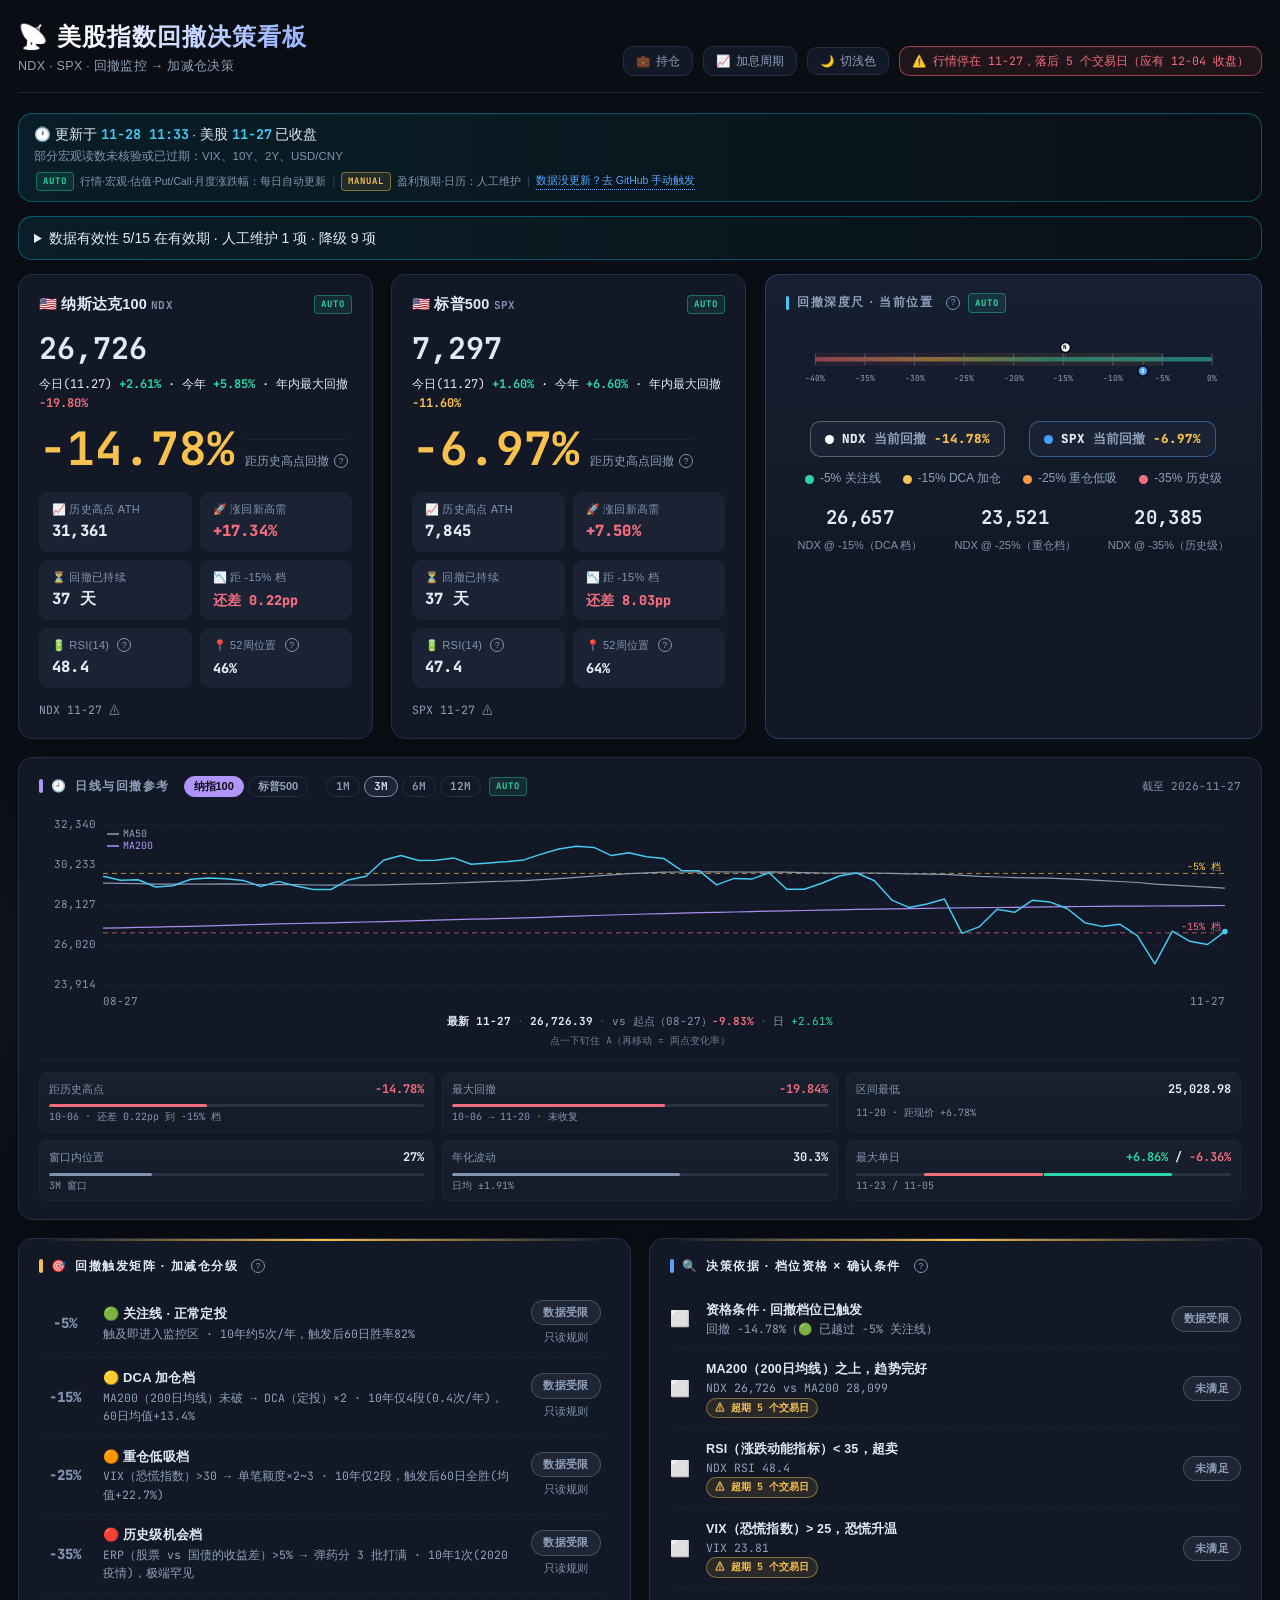
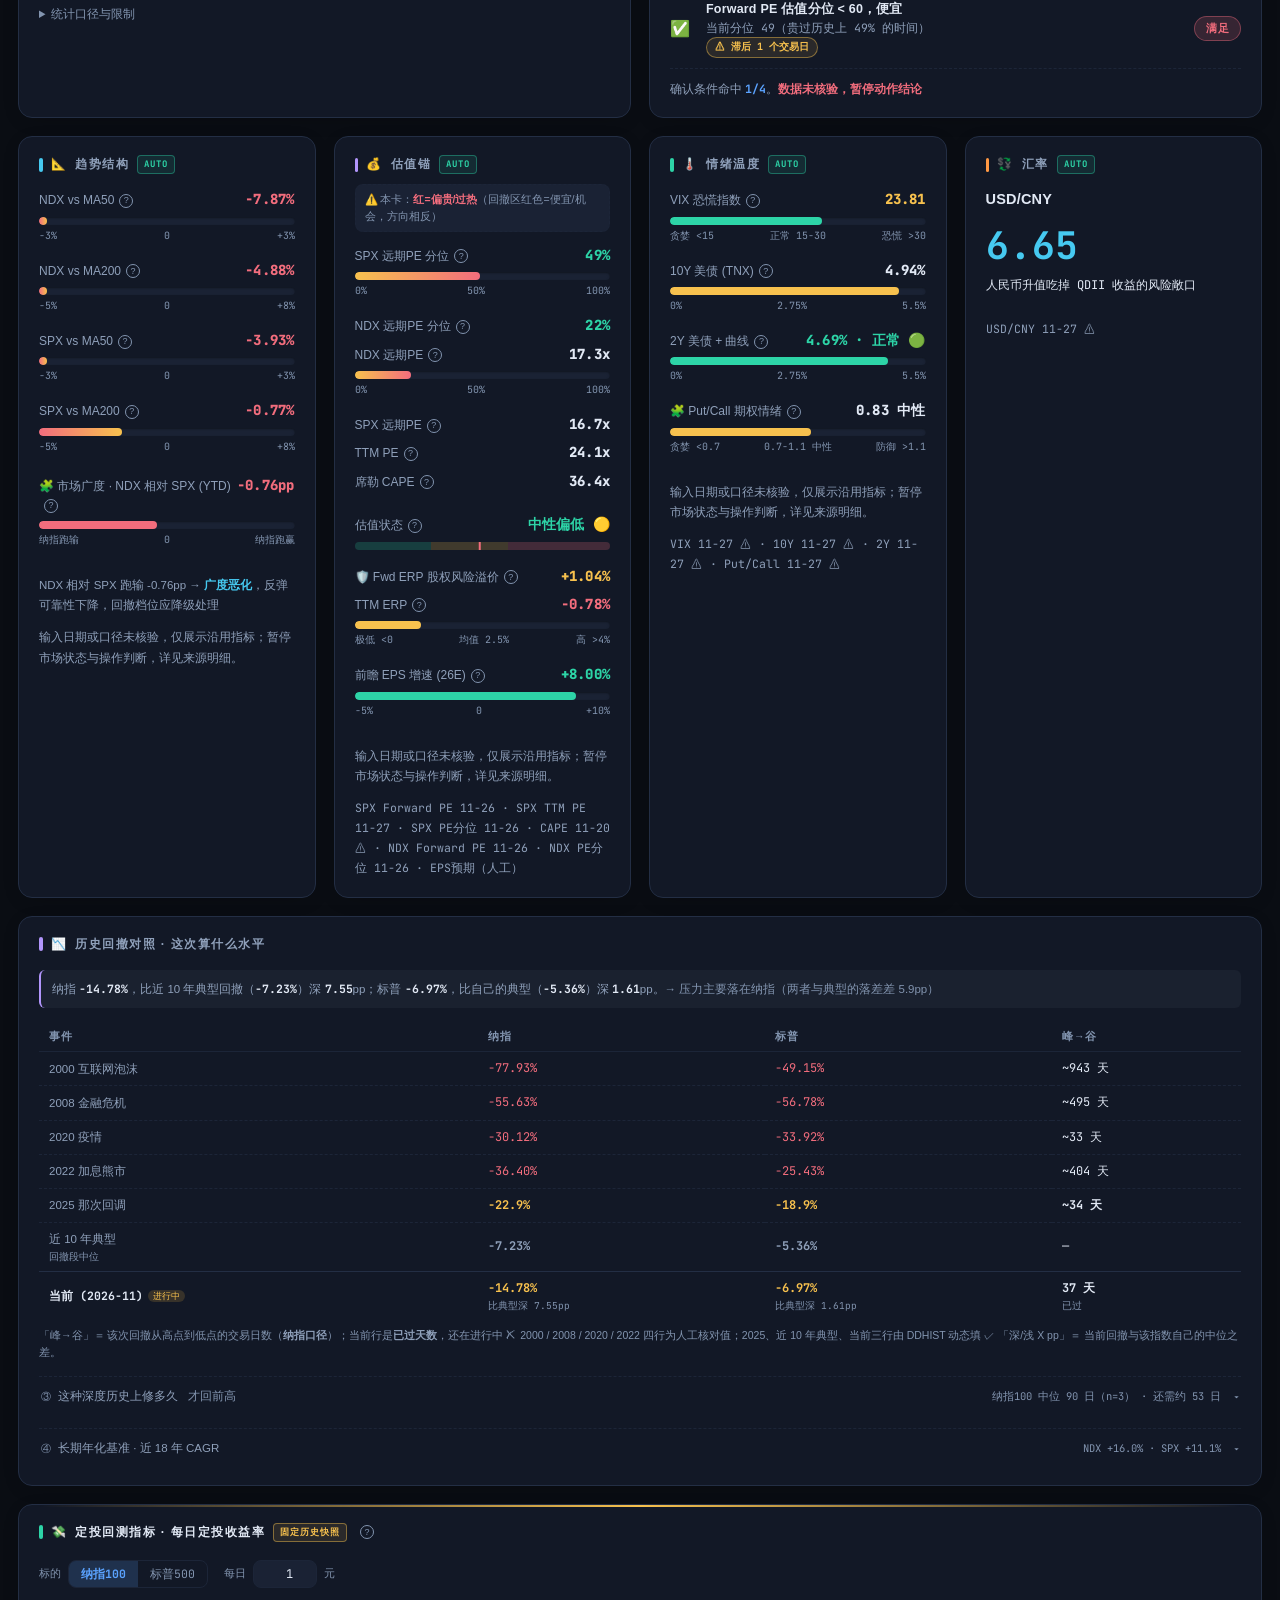
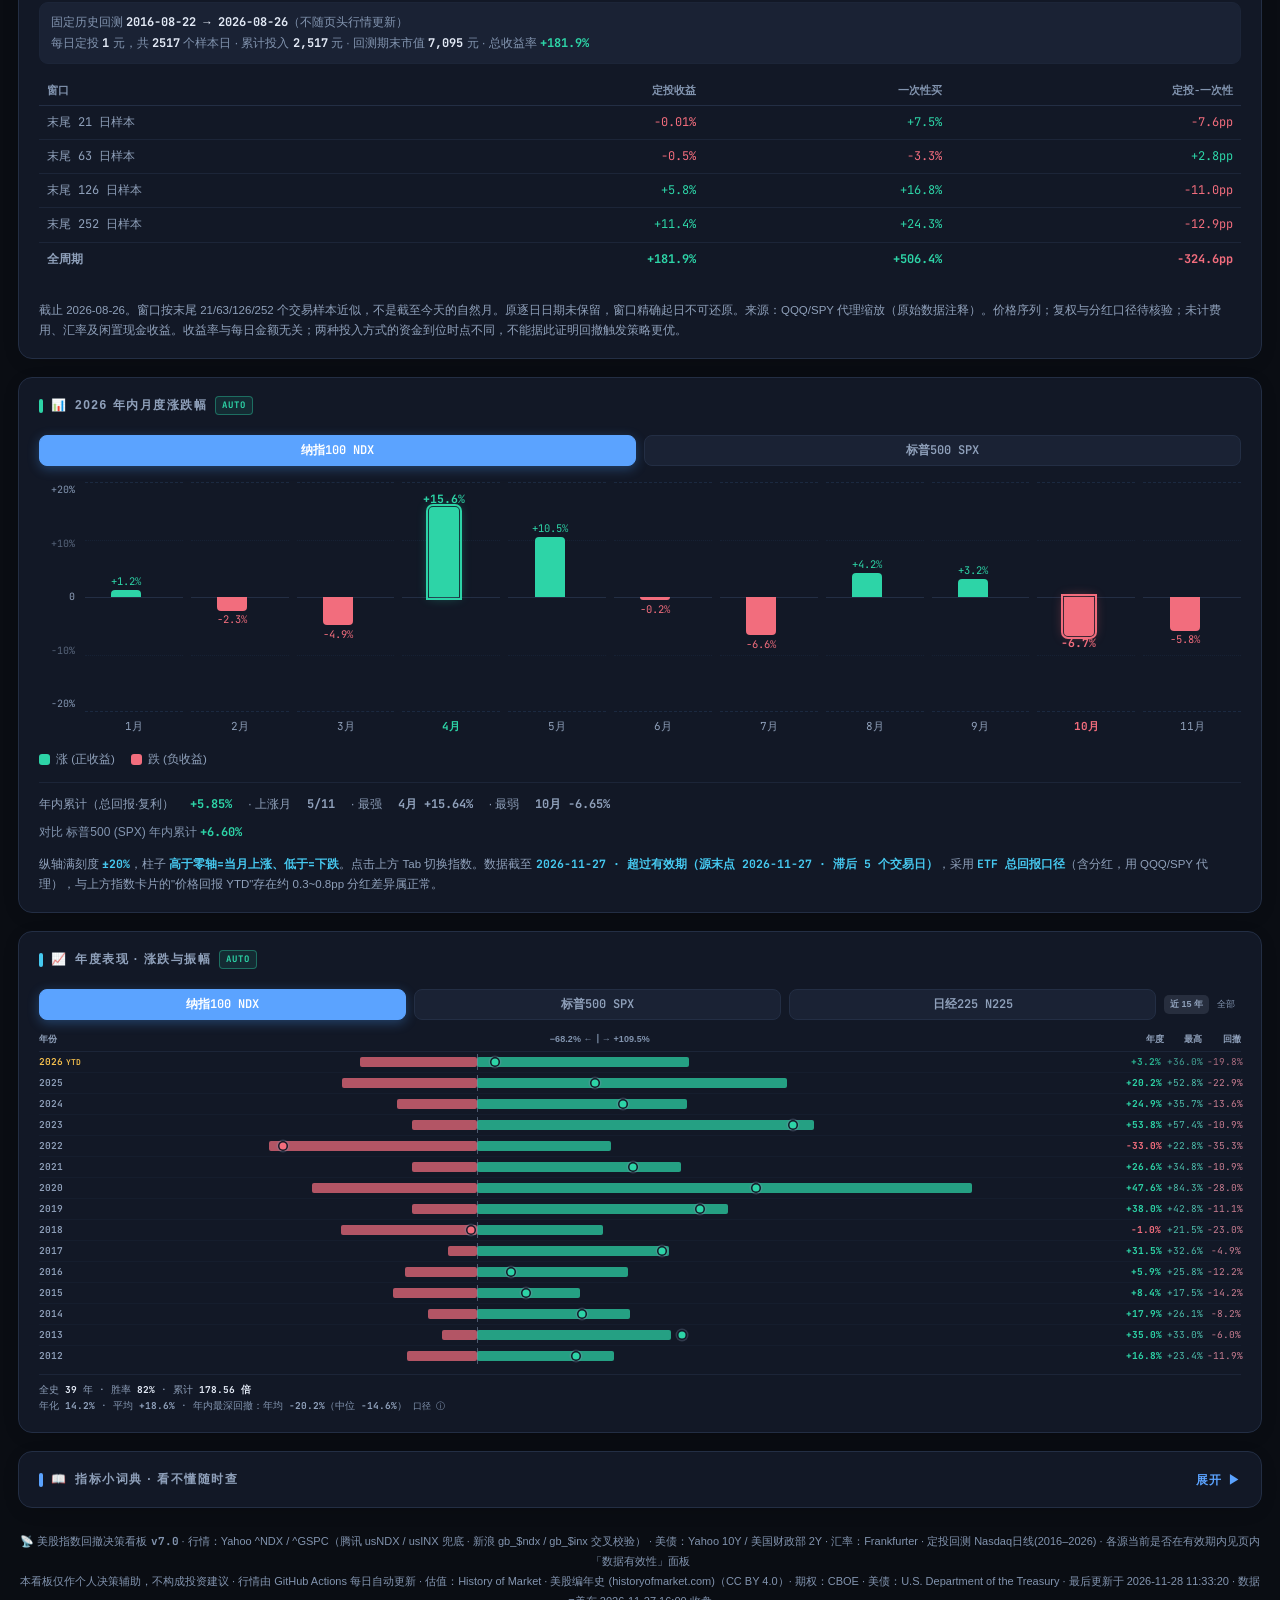
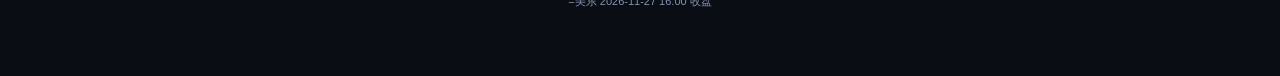
<file: index.html>
<!DOCTYPE html>
<html lang="zh-CN">
<head>
<meta charset="UTF-8">
<meta name="viewport" content="width=device-width, initial-scale=1.0">
<title>美股指数回撤决策看板 · NDX / SPX</title>
<meta name="description" content="美股指数回撤水位决策看板：NDX / SPX 回撤深度、四档加仓触发线、止盈矩阵与定投回测，个人投资决策辅助。">
<link rel="stylesheet" href="font.css">
<!-- 跨页共享令牌（色板 / 字体栈，2026-10-12 从本页 :root 抽出一份 ✓）—— 必须先于本页样式 -->
<link rel="stylesheet" href="tokens.css?v=20261127h">
<link rel="icon" href="data:image/svg+xml,%3Csvg xmlns='http://www.w3.org/2000/svg' viewBox='0 0 64 64'%3E%3Crect width='64' height='64' rx='14' fill='%230a0d13'/%3E%3Cpath d='M10 46 L24 30 L34 38 L54 16' stroke='%232dd4a7' stroke-width='6' fill='none' stroke-linecap='round' stroke-linejoin='round'/%3E%3Cpath d='M40 16 h14 v14' stroke='%232dd4a7' stroke-width='6' fill='none' stroke-linecap='round' stroke-linejoin='round'/%3E%3C/svg%3E">
<style>

  :root {
    --tx3: #8294af;   /* 提亮一档（原 #6f7f9a 在暗色卡片上约 3.4:1，不达 WCAG AA）
                         ⚠ 2026-10-12 复核：本注释原写「与持仓页保持一致」，实测**并不一致** ✗ ——
                         本页 #8294af / 持仓页 #6f7f99 / 加息页 #7e8ea9，三页三个值。未动值（改色要拍板），
                         只把话说实；要统一就先在这里定一个，再改另两页 ✓ */
    --purple: #b195fb;
    --radius: 14px;
  }
  /* ===== 浅色主题（点击右上角按钮切换） ===== */
  body.light {
    --bg: #eef2f8;
    --bg-grad-1: #e6ecf6;
    --card: #ffffff;
    --card2: #f3f6fb;
    --line: #dde4ef;
    --line-soft: #eaf0f7;
    --tx: #16243b;
    --tx2: #52627e;
    --tx3: #5b6b85;   /* 加深一档（原 #64748b 在白底约 4.0:1，不达 WCAG AA；与持仓页保持一致） */
    --green: #0ea372;
    --red: #e23b53;
    --yellow: #c8901a;
    --blue: #2f7be0;
    --purple: #7c5cf0;
    --cyan: #0a9fc4;
  }
  body.light .header h1 {
    background: linear-gradient(100deg, #16243b 10%, #2f7be0 95%);
    -webkit-background-clip: text; background-clip: text; -webkit-text-fill-color: transparent;
  }
  body.light .tag-black { background: #2a3142; color: #fff; border-color: #2a3142; }
  body.light .hint-pop { background: #fff; border-color: #cbd5e1;
    box-shadow: 0 14px 44px -8px rgba(15,23,42,.18), 0 0 0 1px rgba(91,163,255,.22); }
  .theme-btn {
    background: var(--card); border: 1px solid var(--line); border-radius: 10px;
    padding: 5px 12px; font-family: var(--mono); font-size: 11.5px; color: var(--tx2);
    cursor: pointer; display: inline-flex; align-items: center; gap: 6px; transition: border-color .2s, color .2s;
  }
  .theme-btn:hover { border-color: var(--blue); color: var(--blue); }
  a.theme-btn { text-decoration: none; }
  /* 2026-10-18：撤掉「手机只留图标」—— 用户反馈「几个图标看不懂是什么」。
     同时移除汇率 chip 与「刷新」按钮，按钮从 4 个降到 3 个，390px 下文字能排下。 */
  * { margin: 0; padding: 0; box-sizing: border-box; }
  :focus-visible { outline: 2px solid var(--blue); outline-offset: 2px; border-radius: 4px; }
  :focus:not(:focus-visible) { outline: none; }
  html { -webkit-text-size-adjust: 100%; }
  body {
    background:
      radial-gradient(1200px 600px at 85% -10%, rgba(91,163,255,.06), transparent 60%),
      radial-gradient(900px 500px at -10% 20%, rgba(177,149,251,.05), transparent 55%),
      var(--bg);
    color: var(--tx);
    font-family: var(--sans);
    font-size: 14px;
    line-height: 1.6;
    font-feature-settings: "tnum" 1, "cv01" 1;
    -webkit-font-smoothing: antialiased;
    -moz-osx-font-smoothing: grayscale;
    text-rendering: optimizeLegibility;
    padding: 22px 18px 64px;
    max-width: 1280px;
    margin: 0 auto;
  }
  b, strong { font-weight: 700; }
  .mono { font-family: var(--mono); font-feature-settings: "tnum" 1; }
  /* ===== Header ===== */
  .header {
    display: flex; align-items: flex-end; justify-content: space-between;
    flex-wrap: wrap; gap: 14px; margin-bottom: 20px;
    padding-bottom: 16px;
    border-bottom: 1px solid var(--line-soft);
  }
  .header h1 {
    font-size: 24px; font-weight: 800; letter-spacing: 1px; line-height: 1.25;
    background: linear-gradient(100deg, #fff 20%, #9db8ff 90%);
    -webkit-background-clip: text; background-clip: text; -webkit-text-fill-color: transparent;
  }
  .header .sub { color: var(--tx2); font-size: 12.5px; margin-top: 4px; letter-spacing: .3px; }
  .header .meta {
    display: flex; gap: 10px; align-items: center; font-size: 12px; color: var(--tx2);
    flex-wrap: wrap;
  }
  .chip {
    background: var(--card); border: 1px solid var(--line); border-radius: 10px;
    padding: 5px 12px; display: inline-flex; align-items: center; gap: 6px;
    font-family: var(--mono); font-size: 11.5px; color: var(--tx2);
    box-shadow: inset 0 1px 0 rgba(255,255,255,.03);
    transition: border-color .2s;
  }
  .chip b { color: var(--cyan); font-weight: 700; }
  .chip-stale { border-color: rgba(240,97,109,.55); color: var(--red); background: rgba(240,97,109,.1); }
  .chip-stale b { color: var(--red); }
  /* ===== 数据时间条（美股时区换算） ===== */
  .asof-bar {
    border: 1px solid rgba(0,210,255,.32); border-radius: var(--radius);
    background: linear-gradient(90deg, rgba(0,210,255,.09), rgba(0,210,255,.02));
    padding: 10px 15px; margin-bottom: 14px;
    box-shadow: inset 0 1px 0 rgba(255,255,255,.03);
  }
  .asof-main { font-size: 13.5px; color: var(--tx); line-height: 1.5; }
  .asof-main b { color: var(--cyan); font-family: var(--mono); font-weight: 700; }
  .asof-cn { font-size: 11.5px; color: var(--tx3); margin-top: 3px; line-height: 1.5; }
  /* 卡片视觉层级：决策级强调 / 背景级降权 */
  .card-hi {
    /* 2026-10-17：.32 在深色底上几乎看不出「决策级」层级 → 提到 .44，阴影同步加深 */
    border-color: rgba(91,163,255,.44);
    box-shadow: 0 4px 30px -12px rgba(91,163,255,.26), 0 4px 24px -12px rgba(0,0,0,.45);
  }
  .card-hi .card-title { color: var(--tx); }
  .card-lo { opacity: .82; }
  .card-lo:hover { opacity: 1; }
  /* ===== 入场动画：区块渐入 + 决策卡金色分割线扫入 ===== */
  @keyframes riseIn { from { opacity: 0; transform: translateY(12px); } to { opacity: 1; transform: none; } }
  @keyframes goldSweep { from { transform: scaleX(0); opacity: 0; } to { transform: scaleX(1); opacity: 1; } }
  main > * { animation: riseIn .5s ease-out both; }
  main > *:nth-child(2) { animation-delay: .07s; }
  main > *:nth-child(3) { animation-delay: .14s; }
  main > *:nth-child(4) { animation-delay: .21s; }
  main > *:nth-child(5) { animation-delay: .28s; }
  main > *:nth-child(n+6) { animation-delay: .35s; }
  .card-hi { position: relative; }
  .card-hi::after {
    content: ""; position: absolute; left: 20px; right: 20px; top: 0; height: 2px;
    border-radius: 0 0 3px 3px;
    background: linear-gradient(90deg, transparent, var(--yellow), transparent);
    transform-origin: left center;
    animation: goldSweep .9s cubic-bezier(.22,.61,.36,1) .4s both;
  }
  @media (prefers-reduced-motion: reduce) {
    main > *, .card-hi::after { animation: none !important; }
  }
  .tag-green { background: rgba(38,201,158,.14); color: var(--green); border: 1px solid rgba(38,201,158,.4); }
  .tag-yellow { background: rgba(245,185,61,.13); color: var(--yellow); border: 1px solid rgba(245,185,61,.4); }
  .tag-orange { background: rgba(255,152,67,.13); color: #ff9843; border: 1px solid rgba(255,152,67,.4); }
  .tag-red { background: rgba(240,97,109,.14); color: var(--red); border: 1px solid rgba(240,97,109,.4); }
  .tag-purple { background: rgba(167,139,250,.14); color: var(--purple); border: 1px solid rgba(167,139,250,.4); }
  .tag-black { background: rgba(255,255,255,.08); color: #fff; border: 1px solid #555; }
  /* ===== 定投回测指标 ===== */
  .dca-ctrl { display: flex; flex-wrap: wrap; gap: 10px 16px; margin: 4px 0 14px; }
  .dca-ctrl-row { display: flex; align-items: center; gap: 7px; }
  .dca-ctrl-row > label { font-size: 11px; color: var(--tx3); }
  .dca-toggle { display: inline-flex; border: 1px solid var(--line-soft); border-radius: 8px; overflow: hidden; }
  .dca-toggle button { background: transparent; color: var(--tx3); border: 0; padding: 5px 12px; font-size: 11.5px; cursor: pointer; font-family: var(--mono); }
  .dca-toggle button.active { background: rgba(91,163,255,.18); color: var(--blue); font-weight: 700; }
  .dca-inp { width: 64px; background: var(--card2); color: var(--tx); border: 1px solid var(--line-soft); border-radius: 8px; padding: 5px 8px; font-size: 12px; font-family: var(--mono); text-align: right; }
  .dca-inp:focus { outline: none; border-color: var(--blue); box-shadow: 0 0 0 2px rgba(91,163,255,.25); }
  .dca-unit { font-size: 11px; color: var(--tx3); }
  .dca-sum { font-size: 12px; color: var(--tx3); line-height: 1.75; margin-bottom: 12px; background: var(--card2); border: 1px solid var(--line-soft); border-radius: 9px; padding: 9px 11px; }
  .dca-sum b { color: var(--tx); font-family: var(--mono); }
  .dca-sum .pos { color: var(--green); font-weight: 700; }
  .dca-sum .neg { color: var(--red); font-weight: 700; }
  .dca-tbl { width: 100%; border-collapse: collapse; margin-bottom: 12px; font-family: var(--mono); }
  .dca-tbl th { font-size: 10.5px; color: var(--tx3); text-align: right; padding: 6px 8px; border-bottom: 1px solid var(--line); font-weight: 600; }
  .dca-tbl th:first-child { text-align: left; }
  .dca-tbl td { font-size: 12px; text-align: right; padding: 7px 8px; border-bottom: 1px solid var(--line-soft); }
  .dca-tbl td:first-child { text-align: left; color: var(--tx2); }
  .dca-tbl tr:last-child td { border-bottom: 0; font-weight: 700; }
  .dca-tbl .pos { color: var(--green); }
  .dca-tbl .neg { color: var(--red); }
  /* ===== Grid ===== */
  .grid { display: grid; gap: 18px; }
  .grid > .card { min-width: 0; }  /* 防 grid item 的 auto 最小尺寸在窄屏被内容 min-content 撑破（iQOO 等小屏横向溢出的元凶） */
  .grid + .grid, .grid + .card, .card + .grid, .card + .card { margin-top: 18px; }
  /* grid 内部卡片间距由 gap 控制，margin 会破坏同行拉伸对齐 */
  .grid > .card + .card { margin-top: 0; }
  .grid-two { grid-template-columns: 1fr 1fr; }
  .g-top { grid-template-columns: 1fr 1fr 1.4fr; align-items: stretch; }
  /* 桌面端（真 3 列）把「回撤深度尺」提回第 1 行第 3 列（2026-09-27 修排版）：
     .g-top 第 3 列是 1.4fr（最宽的一列），但近 1 个月日线卡设了 grid-column: 1/-1（整行 —— 用户要求
     「和止盈触发矩阵一样大」）→ auto-placement 只能把它放到下一行，于是**第 1 行第 3 列整列空着**
     （实测 497×428 的空洞）；而回撤深度尺被挤到第 3 行、单卡只占 1 列 → 右侧又空 852px。
     现在显式把深度尺放到 (row 1, col 3)：第 1 行 = 纳指 + 标普 + 深度尺（填满），第 2 行 = 整行的日线卡。
     ⚠ 只对 ≥1024px（真正 3 列的档：默认 & 1024~1279）生效；≤1023px 是 2 列、且 .scale-wrap 已在自己
        的断点里设成整行，不受这条影响。 */
  @media (min-width: 1024px) { .scale-wrap { grid-row: 1; grid-column: 3; } }
  .g-mid { grid-template-columns: repeat(4, 1fr); }

  /* ===== Device-optimized layout ===== */
  /* Mac / large desktop: default 3-col top + 4-col mid */

  /* iPad landscape / large tablet (1024-1279) */
  @media (max-width: 1279px) {
    .g-top { grid-template-columns: 1fr 1fr 1.4fr; align-items: stretch; }
    .g-mid { grid-template-columns: repeat(4, 1fr); }
  }
  /* iPad portrait / small tablet (768-1023) */
  @media (max-width: 1023px) {
    .g-top { grid-template-columns: 1fr 1fr; grid-auto-rows: 1fr; align-items: stretch; }
    .scale-wrap { grid-column: 1 / -1; }
    .g-mid { grid-template-columns: 1fr 1fr; }
  }
  /* iQOO15 / phones (≤767) */
  @media (max-width: 767px) {
    /* ⚠ 2026-11-21 收窄（用户：「卡片宽度没有占满手机宽度」）——
       375px 下原来是 14(页面) + 20(卡片) = 两侧各 34px，内容区只剩 307px（占屏幕 82%），
       而表格/统计条恰恰是最吃宽度的两块 → 页面 14 → 10、卡片 20 → 14，
       内容区回到 337px（89%）。仍保留 10px 边距：贴边会让 iOS 的左右边缘手势容易误触 ✓ */
    body { padding: 14px 10px 48px; }
    .header { flex-direction: column; align-items: flex-start; }
    .header h1 { font-size: 20px; }
    .header .meta { flex-wrap: wrap; gap: 8px; }
    .chip { font-size: 10.5px; padding: 4px 10px; }
    /* 单列时重置「行等高」（2026-09-27 修）：1023px 断点给 .g-top 设了 grid-auto-rows: 1fr
       （那时是 2 列，为让同行的卡等高），但切到单列后这一条还留着 → 手机上 4 张卡被统一拉成
       「最高那张」的高度，内容少的卡（近 1 个月日线、回撤深度尺）下面空出一大片
       （实测行高 438px vs 卡内内容 175px）。单列没有「同行对齐」的需求，行高应回到按内容走。 */
    .g-top, .g-mid, .grid-two { grid-template-columns: 1fr; }
    .g-top { grid-auto-rows: auto; }
    .trig-row { flex-wrap: wrap; }
    .trig-band { width: 46px; }
    /* 手机上把「状态标签 + 说明」整体换到下一行、占满宽度并左对齐（2026-09-27 修横向溢出 241px）。
       真因：.trig-dist 里可能带长警告（「PE分位 74/90；RSI 66/75；两项均须满足 ｜ 输入不新鲜：
       SPX PE分位 2026-08-05（早于主数据 2026-09-25）」），而 .trig-right 是 flex-shrink: 0
       + 只给了 min-width，宽度只能跟着内容走 → .trig-right / .trig-dist 被撑到 596px，
       超出 320px 的卡片（实测页面横向溢出 241px，用 git show HEAD 对照过：是既有问题）。
       现在它 flex: 1 0 100% 独占一行 → 说明文字在最宽处折行，不再溢出。 */
    .trig-right { flex: 1 0 100%; max-width: 100%; min-width: 0; align-items: flex-start; margin-top: 3px; }
    .trig-dist { text-align: left; overflow-wrap: anywhere; }
    .scale-stats { flex-wrap: wrap; gap: 10px; }
    .scale-stats .ss { min-width: 90px; }
    .kpi .k-val { font-size: 14px; }
    /* ⚠ 2026-11-22：原来这里有 `.card { padding: 16px }`，但它写在**基础 .card（261 行）之前** ——
       同优先级下后写的赢，所以手机上一直是基础规则的 20px，这条从没生效过 ✗
       → 已移到基础规则之后（搜索「2026-11-22 窄屏卡片内边距」）✓ */
    .idx-close { font-size: 24px; }
    .drawdown-num { font-size: 38px; }
    .hint-i { width: 22px; height: 22px; font-size: 12px; }
  }
  /* Very small phones (≤380) */
  /* 414 及以下：两张卡共用的降档（2026-11-07）
     · `idx-change` 那行「今日(x) +1.35% · 今年 +6.89% · 年内最大回撤 −14.70%」
       在 414 下会把最后一项折到第二行、行首孤零零一个 −14.70% ✗
     · `k-label` 的「历史高点 ATH」也会折成两行（ATH 单独一行）✗
     → 都降一档字号，尽量保持单行；实在折了也不影响数字对齐（k-val 已贴底 ✓）*/
  @media (max-width: 430px) {
    /* ⚠ 3 列在 414px 下每格只有 ~110px —— 「历史高点 ATH」「52周位置 ?」必然折行 ✗
       （实测：emoji 被挤到单独一行、? 掉到第二行、ATH 独占一行）
       → **改 2 列**，每格 ~170px，6 个 KPI 三行排完 → 全部单行 ✓
         代价是卡片高 ~55px，但两张卡同步变高、依然严格对齐 ✓ */
    /* ⚠ 必须带父级 id：基础 `.kpis` 规则写在**这个 media 之后**（第 288 行），
       同优先级下后写的赢 → 只写 `.kpis` 会被覆盖掉、2 列根本不生效 ✗（踩过一次）*/
    #card-ndx .kpis, #card-spx .kpis { grid-template-columns: repeat(2, minmax(0, 1fr)); gap: 8px; }
    .idx-change { font-size: 11px; }
    .kpi .k-label { font-size: 10.5px; letter-spacing: .2px; }
  }
  @media (max-width: 380px) {
    .header h1 { font-size: 18px; }
    .idx-close { font-size: 20px; }
    .drawdown-num { font-size: 34px; }
    .kpis { grid-template-columns: minmax(0, 1fr); }
    .dca-tbl-wrap { overflow-x: auto; -webkit-overflow-scrolling: touch; }
    .dca-tbl-wrap table { min-width: 280px; }
  }
  .card {
    background: var(--card); border: 1px solid var(--line); border-radius: var(--radius);
    padding: 18px 20px; display: flex; flex-direction: column; align-self: stretch;
    min-height: 0;
    box-shadow: 0 4px 24px -12px rgba(0,0,0,.45);
    transition: border-color .2s, box-shadow .2s, transform .2s;
  }
  /* 2026-11-22 窄屏卡片内边距（必须写在上面那条**之后** —— 同优先级下后写的赢，
     之前它写在 231 行、被这里覆盖掉，手机上一直是 20px ✗）*/
  @media (max-width: 767px) {
    .card { padding: 14px; }
  }
  /* 下面这段是原来的 .card 收尾（保持结构不变）*/
  }
  @media (hover: hover) {
    .card:hover { border-color: #2c3a58; box-shadow: 0 8px 32px -14px rgba(0,0,0,.55); }
    #card-ndx:hover, #card-spx:hover { transform: translateY(-1px); }
  }
  /* 核心回撤尺轻微强调 */
  .scale-card {
    background: linear-gradient(180deg, rgba(91,163,255,.05), transparent 60%), var(--card);
    border-color: rgba(91,163,255,.25);
    box-shadow: 0 4px 28px -12px rgba(91,163,255,.15);
  }
  .card-title {
    font-size: 12px; font-weight: 800; color: var(--tx2); letter-spacing: 1.5px;
    text-transform: uppercase; display: flex; align-items: center; gap: 8px;
    margin-bottom: 14px;
  }
  .card-title .bar { width: 3.5px; height: 14px; border-radius: 2px; display: inline-block; }
  /* ===== Index card ===== */
  .idx-name { font-size: 14.5px; font-weight: 700; display: flex; justify-content: space-between; align-items: center; letter-spacing: .2px; }
  .idx-name .src { font-size: 10px; color: var(--tx3); font-family: var(--mono); letter-spacing: 1px; }
  /* 数据来源角标：AUTO=每日收盘后自动抓取 MANUAL=人工维护（说明见图例行） */
  .src-tag { font-size: 9px; font-family: var(--mono); font-weight: 700; letter-spacing: 1px;
    padding: 1.5px 6px; border-radius: 4px; border: 1px solid; white-space: nowrap; }
  .src-tag.auto { color: var(--green); border-color: color-mix(in srgb, var(--green) 40%, transparent);
    background: color-mix(in srgb, var(--green) 10%, transparent); }
  .src-tag.manual { color: var(--yellow); border-color: color-mix(in srgb, var(--yellow) 45%, transparent);
    background: color-mix(in srgb, var(--yellow) 10%, transparent); }
  .asof-legend { font-size: 10.5px; color: var(--tx3); margin-top: 6px; padding: 0 2px;
    display: flex; align-items: center; gap: 6px; flex-wrap: wrap; }
  .asof-link { color: var(--blue); text-decoration: none; border-bottom: 1px dotted currentColor; }
  .asof-link:hover { color: var(--tx); }
  .idx-close { font-family: var(--mono); font-size: 30px; font-weight: 700; margin: 8px 0 3px; }
  .idx-change { font-size: 12px; font-family: var(--mono); margin-bottom: 12px; }
  .drawdown-box { display: flex; align-items: baseline; gap: 10px; margin-bottom: 8px; }
  .drawdown-num { font-family: var(--mono); font-size: 46px; font-weight: 700; line-height: 1; }
  .drawdown-label { font-size: 12px; color: var(--tx2); border-top: 1px solid var(--line-soft); padding-top: 12px; }
  /* ⚠ 2026-11-22 修卡内溢出（用户：「纳斯达克100这里有遮挡」）：`1fr` 的**最小尺寸是 min-content**，
     而 .k-val 是 nowrap —— 只要有一格文案变长（如「已到档 · 距 -25% 差 4.81pp」），
     整列就被撑到文本宽度、顶出卡片右边界，压在右边那张卡上 ✗（实测 1080px 溢出 135px、1440 也溢出 76px）。
     `minmax(0, 1fr)` 把最小尺寸压回 0，让 ellipsis 真正生效 ✓；同时把那种长文案挪去 title（见 renderKpis） */
  .kpis { display: grid; grid-template-columns: repeat(3, minmax(0, 1fr)); gap: 8px 10px; margin-top: 12px; flex: 1; min-height: 0; }
  /* ⚠ 2026-11-22「窄卡降列」：桌面中段（1080~1279）页面切成 3 栏，指数卡被压到 296~332px，
     3 列每格只剩 **78~90px** → 「31,361」「+25.30%」被 ellipsis 截成「31,3...」「+25....」✗
     （实测格宽 ≥98px 才放得下；1280 起才达标）
     判断依据必须是**卡片自身宽度**而不是视口 —— 同一视口下卡宽由布局栏数决定，media query 抓不准 ✗。
     故用容器查询（它按**内容盒**判，即 .kpis 的宽度）：< 330px 降到 2 列（每格 ~123~153px），6 个 KPI 三行排完、两卡同步变高 ✓
     实测边界：1080px → 254、1200px → 290、1280/1440px → 313（**全部 < 330 → 2 列**）；
     900/1000px → 389/431（≥ 330 → 3 列，格宽 120/137，放得下「还差 3.09pp」✓）
     ⚠ 为什么连 1280/1440 也走 2 列：3 列时格宽 98px，装不下 SPX 的「还差 3.09pp」（实测被截成「还差 3...」✗），
       只差 3px 的临界值 —— 与其为了迁就网格去压精度（3.09 → 3.1），不如给足空间，以后 KPI 文案再变也不会重演 ✓
     ⚠ 老浏览器不支持 @container 时保持 3 列（回到截断，但不会破版）—— 可接受的降级 ✓ */
  #card-ndx, #card-spx { container-type: inline-size; }
  @container (max-width: 330px) {
    #card-ndx .kpis, #card-spx .kpis { grid-template-columns: repeat(2, minmax(0, 1fr)); gap: 8px; }
  }
  /* ⚠ 2026-11-07：改成 **flex column ＋ 数值贴底**（用户：「两张卡的数据区域视觉上保持一致」）
     问题：k-label 在窄格里可能折成两行（「历史高点 ATH」放不下），
           而「涨回新高需」一行 —— 同一行里两个格子的 k-val 会差 **15px** ✗
           实测 414px：NDX/SPX 的 ath 都在 top 261，而 toath/days 在 246 ✗
     → 用 `justify-content: space-between` ＋ k-val `margin-top: auto`
       让**数值永远贴在格子底部**，标签几行都不影响 ✓
       两张卡结构同构，所以彼此也自然对齐 ✓ */
  .kpi {
    background: var(--card2); border: 1px solid var(--line-soft); border-radius: 10px;
    padding: 9px 12px; line-height: 1.4; transition: border-color .2s;
    display: flex; flex-direction: column; justify-content: space-between;
  }
  /* ⚠ 2026-11-07：k-label 改 flex —— 「52周位置 ?」原来在窄格里会把 ? 挤到单独一行 ✗
     现在标点和按钮都跟着文字流，折行时也只在语义断点处折 ✓ */
  .kpi .k-label { font-size: 11px; color: var(--tx3); letter-spacing: .3px;
    display: flex; align-items: center; flex-wrap: wrap; gap: 0 3px; }
  /* 字号随视口自适应：窄屏降档避免 ATH/涨回新高 等长数字被 ellipsis 截断（clamp 下限 11px 保证可读） */
  .kpi .k-val { font-size: clamp(11px, 2.5vw, 15.5px); font-family: var(--mono); font-weight: 800; margin-top: auto; padding-top: 3px; letter-spacing: .2px; white-space: nowrap; overflow: hidden; text-overflow: ellipsis; max-width: 100%; }
  .kpi .k-val.small { font-size: clamp(10.5px, 2.2vw, 13.5px); }
  .up { color: var(--green); } .down { color: var(--red); } .flat { color: var(--tx2); }
  /* ===== Scale / gauge ===== */
  .scale-card { padding: 18px 20px; }
  .scale-svg { width: 100%; display: block; }
  .legend { display: flex; justify-content: center; gap: 22px; margin-top: 12px; font-size: 12px; color: var(--tx2); flex-wrap: wrap; }
  .legend .li { display: inline-flex; align-items: center; gap: 6px; }
  .dot { width: 9px; height: 9px; border-radius: 50%; display: inline-block; }
  .scale-markers { display: flex; justify-content: center; gap: 24px; margin-top: 14px; flex-wrap: wrap; }
  .scale-markers .mk { font-size: 12.5px; color: var(--tx2); display: inline-flex; align-items: center; gap: 8px; padding: 7px 14px; border-radius: 10px; background: var(--card2); border: 1px solid var(--line); font-weight: 600; }
  .scale-markers .mk-ndx { border-color: rgba(255,255,255,.28); }
  .scale-markers .mk-spx { border-color: rgba(91,163,255,.45); }
  .scale-markers .mk b { color: var(--tx); font-family: var(--mono); font-weight: 800; }
  /* marker dot colors must match drawScale() per theme */
  .scale-markers .dot-ndx { background: #ffffff; }
  .scale-markers .dot-spx { background: #4a9eff; }
  body.light .scale-markers .dot-ndx { background: #2563eb; }
  body.light .scale-markers .dot-spx { background: #7c3aed; }
  body.light .scale-markers .mk-ndx { border-color: rgba(15,23,42,.22); }
  body.light .scale-markers .mk-spx { border-color: rgba(37,99,235,.35); }
  .scale-stats { display: flex; justify-content: space-around; margin-top: 14px; text-align: center; gap: 8px; flex-wrap: wrap; flex: 1; min-height: 0; }
  .scale-stats .ss b { display: block; font-family: var(--mono); font-size: 19px; letter-spacing: .3px; }
  .scale-stats .ss span { font-size: 11px; color: var(--tx3); }
  /* ===== Trigger matrix ===== */
  .trig-row {
    display: flex; align-items: center; gap: 12px; padding: 10px 0;
    border-bottom: 1px dashed var(--line-soft);
  }
  .trig-row:last-child { border-bottom: none; }
  .trig-band { width: 52px; text-align: center; font-family: var(--mono); font-weight: 800; font-size: 14px; flex-shrink: 0; }
  .trig-info { flex: 1; }
  .trig-info .t-title { font-size: 13px; font-weight: 700; letter-spacing: .2px; }
  .trig-info .t-desc { font-size: 11.5px; color: var(--tx2); }
  .trig-state { font-size: 11px; padding: 3px 11px; border-radius: 14px; flex-shrink: 0; font-weight: 700; letter-spacing: .3px; }
  .trig-dist { font-family: var(--mono); font-size: 11px; color: var(--tx3); margin-top: 4px; text-align: center; }
  .trig-right { display: flex; flex-direction: column; align-items: center; gap: 0; flex-shrink: 0; min-width: 88px; }
  /* 「输入不新鲜」标签（2026-09-27 用户要求：原来一整句黄字太长，改成小标签、完整口径放 title）——
     样式照本页既有的 .src-tag（同一套 color-mix 用法，跟随主题变量）。
     标签文本只留关键结论（如「滞后 37 个交易日」），悬停看完整口径；
     ⚠ 手机上 title 看不到，所以标签文本本身就是完整结论（数据健康区另有全量清单）。 */
  .stale-tag { display: inline-flex; align-items: center; font-size: 10px; font-weight: 700;
    font-family: var(--mono); color: var(--yellow); cursor: help; white-space: nowrap;
    border: 1px solid color-mix(in srgb, var(--yellow) 45%, transparent);
    background: color-mix(in srgb, var(--yellow) 10%, transparent);
    border-radius: 999px; padding: 1px 8px; line-height: 1.65; }
  .st-on { background: rgba(242,109,125,.16); color: var(--red); border: 1px solid rgba(242,109,125,.4); }
  .st-near { background: rgba(247,193,78,.13); color: var(--yellow); border: 1px solid rgba(247,193,78,.4); }
  /* 2026-10-17：深色下 --line(#232e44) 的描边几乎与底色同色，灰胶囊像「禁用态」→ 提亮描边 */
  .st-off { background: rgba(143,160,186,.1); color: var(--tx2); border: 1px solid color-mix(in srgb, var(--tx3) 38%, transparent); }
  /* 「远离」态：用虚线边框区分「观察」，不再依赖 opacity（透明度差在深色下几乎不可辨） */
  .st-far { background: transparent; color: var(--tx3); border: 1px dashed var(--line); }
  .tp-on { background: rgba(45,212,167,.16); color: var(--green); border: 1px solid rgba(45,212,167,.4); }
  .tp-near { background: rgba(124,92,240,.13); color: var(--purple); border: 1px solid rgba(124,92,240,.4); }
  /* ===== 配色方向提示：估值/情绪卡的红色=风险，与回撤区"红色=便宜/机会"方向相反 ===== */
  .dir-hint {
    font-size: 10.5px; color: var(--tx3); line-height: 1.6; margin: -4px 0 12px;
    padding: 6px 9px; border: 1px dashed var(--line-soft); border-radius: 8px; background: var(--card2);
  }
  .dir-hint b { color: var(--red); font-weight: 700; }
  /* ===== Meter rows (trend/valuation/sentiment) ===== */
  .meter { margin-bottom: 15px; }
  .meter:last-child { margin-bottom: 0; }
  .meter .m-head { display: flex; justify-content: space-between; align-items: baseline; margin-bottom: 6px; }
  .meter .m-label { font-size: 12px; color: var(--tx2); }
  .meter .m-val { font-family: var(--mono); font-weight: 800; font-size: 14px; letter-spacing: .2px; }
  .meter .m-bar { height: 8px; border-radius: 4px; background: var(--card2); position: relative; overflow: hidden; box-shadow: inset 0 1px 2px rgba(0,0,0,.4); }
  .meter .m-fill { height: 100%; border-radius: 4px; }
  .meter .m-marks { display: flex; justify-content: space-between; font-size: 10px; color: var(--tx3); margin-top: 3px; font-family: var(--mono); }
  .ma-state { display: flex; flex-wrap: wrap; gap: 6px; margin: 2px 0 12px; }
  .ma-chip {
    font-size: 10px; font-family: var(--mono); letter-spacing: .3px;
    padding: 2.5px 8px; border-radius: 12px; border: 1px solid var(--line);
    background: var(--card2); color: var(--tx2); opacity: .75;
  }
  .ma-chip.on-up { border-color: rgba(38,201,158,.45); color: var(--green); background: rgba(38,201,158,.1); opacity: 1; }
  .ma-chip.on-down { border-color: rgba(240,97,109,.45); color: var(--red); background: rgba(240,97,109,.1); opacity: 1; }
  .zones { display: flex; height: 8px; border-radius: 4px; overflow: hidden; }
  .zones div { height: 100%; }
  .z-ok { background: rgba(45,212,167,.2); } .z-mid { background: rgba(247,193,78,.2); } .z-hot { background: rgba(242,109,125,.22); }
  .cursor-dot { position: relative; }
  .cursor-dot::after {
    content: ""; position: absolute; left: var(--pos, 50%); top: -3px; width: 2.5px; height: 14px;
    background: var(--cursor, #fff); border-radius: 2px; transform: translateX(-50%);
  }
  /* ⚠ 2026-11-14 删掉「未来事件日历」的第一版样式（.cal-item / .cal-date / .cal-info / .cal-pri /
     .cal-empty ＋ 优先级徽章 .pri-high/mid/low，共 15 条）—— 该模块在 4d97207 就从页面删了，
     这些类在 HTML 里一次都没再出现（逐条 grep 过），是纯遗留 ✓（与 positions.css 的 .ld-* 同一类清理） */
  /* ===== FX / misc ===== */
  .fx-num { font-family: var(--mono); font-size: 38px; font-weight: 700; letter-spacing: .3px; }
  .note { font-size: 11.5px; color: var(--tx2); margin-top: 12px; line-height: 1.75; }
  .note b { color: var(--cyan); }
  /* ===== Indicator hints & lexicon ===== */
  .hint-i {
    display: inline-flex; align-items: center; justify-content: center;
    width: 14px; height: 14px; margin-left: 5px; border-radius: 50%;
    border: 1px solid var(--tx3); background: transparent; color: var(--tx3);
    font-family: inherit; font-size: 9px; font-style: normal; line-height: 1; cursor: pointer;
    padding: 0; vertical-align: 1px; user-select: none; flex-shrink: 0; transition: all .15s;
  }
  .hint-i:hover { border-color: var(--blue); color: var(--blue); }
  .hint-i:active { transform: scale(.88); }
  .hint-pop {
    position: fixed; z-index: 99999; max-width: 320px;
    background: #1a2436; border: 1px solid #33415e; border-radius: 12px;
    padding: 10px 13px; box-shadow: 0 14px 44px -8px rgba(0,0,0,.75), 0 0 0 1px rgba(91,163,255,.18);
    font-size: 11.5px; line-height: 1.65; animation: hpIn .15s ease;
    backdrop-filter: blur(6px);
  }
  .hint-pop .hp-plain { color: var(--tx); }
  .hint-pop .hp-plain b { color: var(--cyan); }
  .hint-pop .hp-pro { color: var(--tx3); font-size: 10.5px; margin-top: 4px; border-top: 1px dashed var(--line); padding-top: 4px; }
  @keyframes hpIn { from { opacity: 0; transform: translateY(4px); } to { opacity: 1; transform: none; } }
  .lex-toggle {
    display: inline-flex; align-items: center; gap: 5px; cursor: pointer;
    font-size: 11.5px; color: var(--blue); font-weight: 700; user-select: none;
    white-space: nowrap;
  }
  .lex-toggle .arr { transition: transform .2s; display: inline-block; }
  .lex-toggle.open .arr { transform: rotate(90deg); }
  .lex-body { margin-top: 12px; }
  .lex-body.hidden { display: none; }
  .lex-table { width: 100%; border-collapse: collapse; table-layout: fixed; font-size: 11.5px; }
  .lex-table th {
    text-align: left; font-size: 10px; color: var(--tx3); letter-spacing: .5px;
    padding: 5px 8px; border-bottom: 1px solid var(--line-soft);
  }
  .lex-table td { padding: 7px 8px; border-bottom: 1px dashed var(--line-soft); vertical-align: top; overflow-wrap: break-word; }
  .lex-table tr:last-child td { border-bottom: none; }
  .lex-table .lx-name { font-family: var(--mono); font-weight: 700; color: var(--cyan); white-space: nowrap; width: 78px; }
  .lex-table .lx-plain { color: var(--tx); width: 42%; }
  .lex-table .lx-pro { color: var(--tx3); font-size: 10.5px; }
  @media (max-width: 767px) {
    .lex-table td { padding: 6px 6px; font-size: 11px; }
    .lex-table .lx-plain { width: 40%; }
  }
  /* ===== Footer ===== */
  .footer { margin-top: 24px; font-size: 11px; color: var(--tx3); text-align: center; line-height: 1.8; }
  .footer a { color: var(--tx3); text-decoration: none; }
  /* ===== Editable ===== */
  .tgl-btn { font-size: 11px; color: var(--blue); cursor: pointer; font-weight: 700; }
  .hidden { display: none; }
  .stress { margin-top: 12px; border-top: 1px solid var(--line-soft); padding-top: 12px; }
  .stress-row { display: flex; align-items: center; gap: 8px; font-size: 12px; margin-bottom: 7px; flex-wrap: wrap; }
  .stress-row b { font-family: var(--mono); color: var(--cyan); font-weight: 700; }
  .stress-row .s-desc { color: var(--tx2); font-size: 11px; }
  /* ===== History comparison ===== */
  .hist-table { width: 100%; border-collapse: collapse; font-size: 12px; }
  .hist-table th { font-size: 10.5px; color: var(--tx3); text-align: left; padding: 6px 10px; border-bottom: 1px solid var(--line-soft); letter-spacing: .5px; }
  .hist-table td { padding: 7px 10px; border-bottom: 1px dashed var(--line-soft); font-family: var(--mono); white-space: nowrap; }
  /* ⚠ 2026-11-07：窄屏溢出修复（用户：「历史上几次大回撤 在手机上溢出了」）
     380px 实测：卡片内宽 352、表格 363 → **整页横向溢出 11px** ✗
     根因是上面那条 `white-space: nowrap` 对所有 td 都生效，
       「2000 互联网泡沫」这一列被撑到 154px、加上三列数字就超了 ✗
     → 只让**数值列**保持 nowrap（数字不许折），**事件列允许折行** ✓
       再给窄屏降一档字号 + 收紧内边距，380 也能放下 ✓ */
  .hist-table td.h-desc { white-space: normal; overflow-wrap: anywhere; }
  @media (max-width: 430px) {
    .hist-table { font-size: 11px; }
    .hist-table th, .hist-table td { padding: 5px 6px; }
    .hist-table th { font-size: 9.5px; letter-spacing: .2px; }
    .hist-table .h-desc { font-size: 10.5px; }
    /* 事件列给固定上限，超出就折行 —— 不让它把整张表撑爆 */
    .hist-table td.h-desc { max-width: 8.5em; }
  }
  .hist-table tr:last-child td { border-bottom: none; }
  .hist-table .h-desc { font-family: var(--sans); color: var(--tx2); font-size: 11.5px; }
  /* ⚠ 2026-11-14 删掉「近10年中位数回撤」那套 .hm-* 独立版式（.hist-med / .hm-head / .hm-row /
     .hm-name / .hm-mid / .hm-cur / .hm-diff，共 12 条）—— 那块已并进主表成为「近 10 年典型」一行，
     自建一套网格只会让同一份数据有两种长相 ✗ */
  /* 「近 10 年典型」行的数值：参照物，用中性色（--tx2）—— 比历史事件的实色弱、
     比当前行的黄字更弱，一眼分得出「这是基线，不是我的处境」✓ */
  #hx-med-row td b { color: var(--tx2); }
  /* ── 「这波跌多久能修复」（2026-11-07 从 positions.html 搬来，再按用户要求改成表格）──
     与上面那张「事件 / 纳指 / 标普 / 耗时」用同一套视觉语言，不另造一套 ✓ */
  /* ── 分组标题 / 一句话结论 / 口径脚注（2026-11-07 加）── */
  .hx-verdict { margin: 2px 0 14px; padding: 9px 11px; border-radius: 6px;
    background: var(--surface-2, rgba(147,163,187,.06));
    border-left: 2.5px solid var(--purple);
    font-size: 11.5px; color: var(--tx2); line-height: 1.72; }
  .hx-verdict b { color: var(--tx); font-family: var(--mono); font-feature-settings: "tnum"; }
  .hx-verdict .hx-vd { color: var(--tx3); }
  /* ⚠ 2026-11-14 删掉 `.hx-sub`（①②③④ 四个平级分组标题）—— 改完后卡里只剩一张主表 +
     两个折叠件，不再需要「分组小标题 + 西文分隔线」这套；折叠件的 summary 自己就是标题 ✓ */
  /* 折叠件（③ 修复时间 / ④ 长期基准）：默认收起，summary 右侧给关键数 —— 不展开也知道结论 */
  .hx-fold { margin-top: 14px; border-top: 1px dashed var(--line-soft); }
  /* ⚠ 2026-11-22 修竖排（用户截图：375px 下「这种深度历史上修多久」一个字一行，折叠条被撑到 93px）——
     summary 是 flex 且没有 wrap，里面的**文本节点**会变成一个可被压到极窄的匿名 flex item ✗
     → 加 flex-wrap，并把那串文字包进 .hx-fold-t（nowrap），保证它整体换行而不是逐字换行 ✓ */
  .hx-fold > summary { display: flex; flex-wrap: wrap; align-items: baseline; gap: 2px 7px; cursor: pointer;
    list-style: none; padding: 10px 2px 9px; font-size: 11.5px; color: var(--tx2); }
  .hx-fold-t { white-space: nowrap; }
  .hx-fold > summary::-webkit-details-marker { display: none; }
  .hx-fold > summary::after { content: "▾"; margin-left: 6px; color: var(--tx3); font-size: 10px; }
  .hx-fold[open] > summary::after { content: "▴"; }
  .hx-fold .hx-fd-n { font-family: var(--mono); font-size: 10px; color: var(--tx3); }
  .hx-fold-q { font-weight: 400; color: var(--tx3); font-size: var(--fs-xxs); margin-left: 3px; }
  .hx-fold-k { margin-left: auto; font-family: var(--mono); font-size: 10.5px;
    color: var(--tx3); font-feature-settings: "tnum"; white-space: nowrap; }
  /* 窄屏：关键数换到第二行时左对齐（auto 会把它推到最右、还可能被 pad 推出可视区） */
  @media (max-width: 430px) { .hx-fold-k { margin-left: 0; } }
  /* 三指数 tab（2026-11-27）：DD_HIST 一块覆盖 ndx/spx/n225，折叠件里用这组胶囊切换 ——
     视觉语言照抄「日线与回撤参考」那组区间按钮（小胶囊、选中浅底实边），不新造一种切换器 ✗ */
  .hx-dd-tabs { display: flex; flex-wrap: wrap; gap: 4px; margin: 0 0 9px; }
  .hx-dd-tab { font: inherit; font-size: 11px; font-weight: 600; color: var(--tx2);
    background: transparent; border: 1px solid var(--line); border-radius: 999px;
    padding: 1px 9px; cursor: pointer; line-height: 1.5; }
  .hx-dd-tab:hover { color: var(--tx); border-color: var(--tx3); }
  .hx-dd-tab.on { color: var(--tx); background: var(--line-soft); border-color: var(--tx3); }
  .hx-foot { margin-top: 7px; font-size: 10.5px; color: var(--tx3); line-height: 1.65; }
  .hx-foot b { color: var(--tx2); }
  .hx-th-note { display: block; font-size: 9px; color: var(--tx3); font-weight: 400; opacity: .8; }
  /* ⚠ 2026-11-22 窄屏溢出修复（用户：「手机页面超出去了」，375px 实测表格超卡片 13px）——
     这个「比典型深 12.96pp」小字是 block，会继承 td 的 `white-space: nowrap` →
     列的最小宽度被它撑到 86px，两个数值列加起来就顶破了卡片 ✗
     → 显式 normal，窄屏折成两行；数字列本身仍由 nowrap 保护不折 ✓ */
  .hx-cell-note { display: block; font-size: 9.5px; color: var(--tx3); font-weight: 400;
    white-space: normal; overflow-wrap: anywhere; }
  .hx-live { margin-left: 5px; font-size: 9px; padding: 1px 5px; border-radius: 8px;
    background: rgba(245,185,61,.16); color: var(--yellow); font-weight: 400;
    font-family: var(--sans); vertical-align: 1px; }
  .hist-table tr.hx-now td { border-top: 1px solid var(--line); }
  /* 当前行日期不许在「(2026-」处断行（2026-11-14 手机截图实测：380px 下断成「当前 (2026-」/「11)」）*/
  .hist-table tr.hx-now .h-desc > b { white-space: nowrap; }
  .hist-repair { margin-top: 8px; padding-top: 0; border-top: none; }
  .hr-head { display: flex; align-items: baseline; gap: 8px; flex-wrap: wrap;
    font-size: 12px; color: var(--tx2); margin-bottom: 7px; }
  .hr-head i { font-style: normal; font-size: 10.5px; color: var(--tx3); }
  /* 时间进度条（2026-11-22）：轨道 = 0 → 中位，填充 = 已走 —— 右侧留白即「还得等」*/
  /* 时间尺（2026-11-22 重做：表格 → 大数字 + 一条尺）——
     三层信息各占一个视觉通道：已走段=蓝色实块、p25~p75=淡灰区间带、中位=实色竖线 ✓ */
  .hr-lead { display: flex; align-items: baseline; gap: 5px; margin: 4px 0 9px; }
  .hr-lead-n { font-family: var(--mono); font-size: 25px; font-weight: 800; line-height: 1;
    color: var(--tx); font-feature-settings: "tnum"; letter-spacing: -.5px; }
  .hr-lead-u { font-size: 11px; color: var(--tx3); }
  .hr-lead-lb { margin-left: auto; font-size: 10px; color: var(--tx3);
    font-family: var(--mono); font-feature-settings: "tnum"; }
  .hr-rl { margin: 0 0 11px; padding: 0 2px; }
  .hr-rl-track { position: relative; height: 9px; border-radius: 5px;
    background: rgba(147,163,187,.13); }
  /* ⚠ 区间带要看得见：p25~p75 往往只有 10 来天（本次 75~86），在 90 天宽的轴上仅占 ~12%，
     纯色块几乎看不出来 → 加 1px 边框把边界画出来 ✓ */
  .hr-rl-band { position: absolute; top: -4px; bottom: -4px; border-radius: 3px;
    background: rgba(147,163,187,.22); border: 1px solid rgba(147,163,187,.45); box-sizing: border-box; }
  .hr-rl-done { position: absolute; left: 0; top: 0; bottom: 0; border-radius: 5px;
    background: var(--blue); }
  .hr-rl-track.done .hr-rl-done { background: var(--yellow); }
  .hr-rl-track.over .hr-rl-done { background: var(--warn, #d8a13a); }
  .hr-rl-med { position: absolute; top: -7px; bottom: -7px; width: 2px; border-radius: 1px;
    background: var(--tx); }   /* 用最亮的 --tx：它要压在灰色区间带之上还看得见 */
  .hr-rl-ax { position: relative; height: 15px; margin-top: 6px; }   /* 5px 以上：给区间带伸出的下边缘留位，否则「中位」标签被压住 */
  .hr-rl-t { position: absolute; font-size: 10px; color: var(--tx3); white-space: nowrap;
    font-family: var(--mono); font-feature-settings: "tnum"; transform: translateX(-50%); }
  .hr-rl-t.end { transform: translateX(-100%); }
  .hr-prob { font-size: 10.5px; color: var(--tx3); font-family: var(--mono);
    font-feature-settings: "tnum"; margin-bottom: 8px; }
  .hr-prob b { color: var(--tx2); font-weight: 700; }
  .hr-note { margin-top: 7px; font-size: 10.5px; color: var(--tx3);
    line-height: 1.65; opacity: .9; }
  @media (max-width: 430px) {
    .hr-tbl th, .hr-tbl td { padding: 4px 5px; font-size: 11px; }
    .hr-tbl td .hr-sub { font-size: 9.5px; }
  }
  /* （原 .hm-row 的窄屏媒体查询 2026-11-14 随 .hm-* 一并删除 —— 那块已并进主表） */

  .hist-cagr {
    display: flex; align-items: center; gap: 16px; margin-top: 12px;
    padding: 10px 14px; border-radius: 10px; flex-wrap: wrap;
    background: rgba(45,212,167,.06); border: 1px solid rgba(45,212,167,.22);
  }
  .hist-cagr .hc-label { font-size: 11.5px; color: var(--tx2); font-weight: 700; }
  .hist-cagr .hc-val { font-family: var(--mono); font-size: 13px; color: var(--tx2); }
  .hist-cagr .hc-val b { color: var(--green); font-size: 15px; }
  /* ===== Monthly performance chart (tabbed) ===== */
  .mc-tabs { display: flex; gap: 8px; margin: 6px 0 2px; }
  /* ⚠ 2026-11-07：Tab 从 40px 高的大色块缩到 30px —— 它只是切换器，不该比图表更抢眼 ✗ */
  .mc-tab { flex: 1; padding: 6px 0; border: 1px solid var(--line); background: var(--card2); color: var(--tx2); border-radius: 8px; font-size: 12px; font-weight: 600; font-family: var(--mono); cursor: pointer; transition: .15s; }
  .mc-tab.active { background: var(--blue); border-color: var(--blue); color: #fff; box-shadow: 0 3px 12px rgba(74,158,255,.32); }
  .mc-tab:active { transform: scale(.98); }
  .mchart-wrap { display: flex; gap: 10px; margin-top: 14px; }
  .mchart-axis { width: 36px; flex-shrink: 0; height: 230px; display: flex; flex-direction: column; justify-content: space-between; font-family: var(--mono); font-size: 10px; color: var(--tx3); text-align: right; }
  .mchart-axis span:nth-child(3) { color: var(--tx2); }
  .mchart-axis span:nth-child(2), .mchart-axis span:nth-child(4) { opacity: .6; }
  .mchart { flex: 1; display: flex; gap: 8px; min-width: 0; }
  .mc-group { flex: 1; min-width: 0; display: flex; flex-direction: column; }
  .mc-plot { position: relative; height: 230px; }
  .mc-line { position: absolute; left: 0; right: 0; border-top: 1px dashed rgba(91,163,255,.12); pointer-events: none; }
  .mc-line.zero { border-top: 1px solid var(--line); }
  /* 中间两条（±MC_MAX/2）比端点更淡 —— 端点是"满刻度"参照，中线只是读数辅助 ✓ */
  .mc-line.mid { border-top-style: dotted; opacity: .55; }
  .mc-bar { position: absolute; left: 27%; width: 46%; max-width: 30px; border-radius: 4px; transition: height .35s ease; }
  .mc-bar.pos { bottom: 50%; border-radius: 4px 4px 0 0; }
  .mc-bar.neg { top: 50%; border-radius: 0 0 4px 4px; }
  .mc-val { position: absolute; left: 50%; transform: translateX(-50%); font-family: var(--mono); font-size: 10.5px; white-space: nowrap; }
  .mc-val .mc-pct { font-style: normal; opacity: .8; }
  /* ⚠ 手机端（≤430px）：11 列 × 约 32px，`+15.6%` 宽约 40px 会互相压 ✗
     → 隐藏 `%`（数值本身已经带正负号，单位由轴和标题说明承担）+ 字号降到 9.5px ✓ */
  @media (max-width: 430px) {
    .mc-val { font-size: 9.5px; }
    .mc-val .mc-pct { display: none; }
    .mc-val.best, .mc-val.worst { font-size: 10.5px; }
    .mchart { gap: 3px; }
    .mc-bar { left: 30%; width: 40%; }
  }
  /* ── 最强 / 最弱月加描边 + 角标（2026-11-07 加，用户要求「突出异常波动月份」）──
     ⚠ 只加描边不加底色：底色一变就看不出正负了 ✗
       角标贴在柱子**外侧**（正值在柱顶上方、负值在柱底下方），不挡数值 ✓ */
  /* 最强 / 最弱：**描边 + 月份着色 + 数值加粗**三处同时提示
     ⚠ 不用角标（会和数值标签抢位置 ✗），也不换底色（换了就看不出正负 ✗）*/
  .mc-bar.best { outline: 2px solid var(--green); outline-offset: 1px;
    box-shadow: 0 0 12px rgba(38,201,158,.45); }
  .mc-bar.worst { outline: 2px solid var(--red); outline-offset: 1px;
    box-shadow: 0 0 12px rgba(240,97,109,.45); }
  .mc-val.best, .mc-val.worst { font-weight: 700; font-size: 11.5px; }
  .mc-group.best .mc-label { color: var(--green); font-weight: 700; }
  .mc-group.worst .mc-label { color: var(--red); font-weight: 700; }
  .mc-bar.pos .mc-val { top: -17px; }
  .mc-bar.neg .mc-val { bottom: -17px; }
  .mc-label { text-align: center; font-size: 11px; color: var(--tx2); margin-top: 6px; font-family: var(--mono); }
  .mchart-legend { display: flex; flex-wrap: wrap; gap: 16px; margin-top: 14px; font-size: 11.5px; color: var(--tx2); }
  .mchart-legend .li { display: inline-flex; align-items: center; gap: 6px; }
  .mchart-legend .sw { width: 11px; height: 11px; border-radius: 3px; display: inline-block; }
  .sw-up { background: var(--green); }
  .sw-down { background: var(--red); }
  .mchart-summary { display: flex; flex-wrap: wrap; gap: 16px; margin-top: 14px; padding-top: 12px; border-top: 1px solid var(--line-soft); font-size: 12px; color: var(--tx2); }
  .mchart-summary b { font-family: var(--mono); }
  .mchart-cross { margin-top: 8px; font-size: 12px; color: var(--tx3); }
  .mchart-cross b { font-family: var(--mono); }
  /* 近 1 个月日线卡（2026-09-27 改版）：整宽单图（与回撤深度尺同尺度，viewBox 620 宽）+ NDX/SPX tab + 悬停/点击交互。
     图高 200 比深度尺（620×110）高一档 —— 折线需要纵向空间；宽度一致（都是 .xxx-svg{width:100%}）。 */
  .recent-tabs { display: inline-flex; gap: 4px; margin-left: 6px; }
  /* 区间档位（1M / 3M / 6M / 12M，2026-09-27 加、10-03 补 12M）：与指数切换同一套按钮样式，
     只把选中态压弱一档做层次 —— 指数（紫底）是主切换，区间（浅底）是次切换，避免两个都被当主按钮。 */
  .recent-spans { display: inline-flex; gap: 4px; margin-left: 10px; }
  .recent-tabs .rtab, .recent-spans .rtab { font: inherit; font-size: 11px; font-weight: 600; color: var(--tx2); background: transparent;
    border: 1px solid var(--line); border-radius: 999px; padding: 1px 9px; cursor: pointer; line-height: 1.5; }
  .recent-tabs .rtab:hover, .recent-spans .rtab:hover { color: var(--tx); border-color: var(--tx3); }
  .recent-tabs .rtab.on { color: #0b0e14; background: var(--purple); border-color: var(--purple); }
  .recent-spans .rtab.on { color: var(--tx); background: var(--line-soft); border-color: var(--tx3); }
  /* 数据不够的档位置灰（例：只有 130 根时 12M 不可点）—— 置灰是**如实**，不是禁用功能 */
  .recent-spans .rtab[disabled] { opacity: .38; cursor: not-allowed; }
  .recent-spans .rtab[disabled]:hover { color: var(--tx2); border-color: var(--line); }
  body.light .recent-tabs .rtab.on { color: #fff; }
  .recent-asof { margin-left: auto; color: var(--tx3); font-family: var(--mono); font-size: 11px; font-weight: 400; letter-spacing: 0; }
  /* 手机上标题栏要塞「标题 + 指数切换 + 档位切换 + AUTO + 截至日期」，一行放不下（实测 390px 溢出 19px）
     → 允许折行。⚠ 只作用于这张卡：.card-title 是全页通用组件，不在这里改它；
     折行后 .recent-asof 的 margin-left: auto 仍把它推到行尾，观感上依旧靠右。 */
  @media (max-width: 767px) {
    #card-recent .card-title { flex-wrap: wrap; row-gap: 5px; }
  }
  .recent-svg { display: block; width: 100%; height: auto; touch-action: none; cursor: crosshair; }
  /* 整行铺满（2026-09-27 用户要求「和止盈触发矩阵一样大」）：原来这张卡在 .grid 里只占 1 列 → 1440px 下宽 497、
     图只有 455px 显得小；止盈矩阵那种宽 1244（整行）才是对照物。
     铺满后 SVG 按 viewBox 620×200 等比放大 → 高 ≈387px，与止盈矩阵卡的 375 基本一致 ✓ */
  #card-recent { grid-column: 1 / -1; }
  .recent-readout { font-family: var(--mono); font-size: 11px; color: var(--tx3); font-feature-settings: "tnum";
    min-height: 17px; margin-top: 2px; text-align: center; line-height: 1.55; }
  .recent-readout b { color: var(--tx); font-weight: 700; }
  .recent-readout .up { color: var(--green); }
  .recent-readout .down { color: var(--red); }
  .recent-readout .sep { opacity: .45; margin: 0 6px; }
  .recent-readout .pin { color: var(--purple); }
  /* 操作提示另起一行（2026-11-07）：不参与数据流，小一号、更暗 ✓ */
  .recent-readout .rd-hint { display: block; margin-top: 3px; font-size: 10px;
    color: var(--tx3); opacity: .8; }
  /* 图下「常用数据」统计条（2026-09-27 用户要求「下面还有一些空位，根据数据给一些算好的常用的数据」）——
     范式照本页既有的 .mchart-summary（月图那块）：无底色块、一条上边线分隔、数值走等宽字体、flex 折行。
     每项 = 标签（弱色 i）+ 数值（b）+ 注解（.an 小一号弱色）；项与项 nowrap，断行只发生在项之间。 */
  /* ⚠ 2026-11-22 改成**固定网格**（用户：「下面的解释格式优化一下」）——
     原来是 flex 自由换行：手机上「窗口内位置 0% 3M」与「年化波动 26.3% 日 σ 1.66%」被挤进同一行、
     其余三项各占一整行 → 5 行长短参差，读起来像 5 句独立的话，而不是「一组指标」✗。
     现在固定列数（手机 2 列 / 桌面 3 列），每项占到**两行**：
       第一行 = 标签（左）＋ 数值（右对齐）
       第二行 = 备注（跨列，10px 灰字）
     六项刚好排成 3 行（手机）/ 2 行（桌面），左侧标签对齐、右侧数值对齐，能当表扫读 ✓
     ⚠ 列宽用 `minmax(0, 1fr)` 而不是 `1fr` —— 后者最小尺寸是 min-content，
       某个数值一长就把列撑破、顶出卡片（与 .kpis 同一类陷阱，2026-11-22 刚踩过 ✓） */
  .recent-stats { display: grid; grid-template-columns: repeat(2, minmax(0, 1fr));
    gap: 8px; margin-top: 12px; padding-top: 11px;
    border-top: 1px solid var(--line-soft); font-size: 12px; color: var(--tx2); }
  @media (min-width: 761px) { .recent-stats { grid-template-columns: repeat(3, minmax(0, 1fr)); } }
  /* ⚠ 2026-11-22 加「细纹格子」（用户：「加上细纹格子吧，这些数据看起来没什么体感」）——
     原来六项是**裸文字**并排，数值之间只有间距没有边界，扫一眼分不清哪行属于哪个标签，
     而且「−20.19%」「26.3%」这种数没有刻度参照，读完没有画面 ✗。
     → 每项独立成格：1px 细边框 ＋ 极淡的渐变底（比卡片底色亮一档，靠层次区分而非重色块），
       内部仍是「标签 | 数值 | 备注」三行，中间插一条 mini 量程条（见 .bw）✓ */
  .recent-stats .st { display: grid; grid-template-columns: auto minmax(0, 1fr);
    gap: 1px 8px; align-items: baseline; min-width: 0;
    padding: 7px 9px 6px; border: 1px solid var(--line-soft); border-radius: 8px;
    background: linear-gradient(180deg, rgba(147,163,187,.055), rgba(147,163,187,.015)); }
  .recent-stats .st > i { font-style: normal; color: var(--tx3); white-space: nowrap; font-size: 11px; }
  /* ⚠ 2026-11-22：把 nowrap 放开 —— 「最大单日」的值是「+3.40% / −6.36%」，nowrap 下被 ellipsis
     截成「+3.40% / −6.…」✗；而那个「一天跌 6.36%」正是最该看见的数。
     改成 normal + anywhere：**有空格才折行**（25,028.98 / −20.19% 这类无空格值照旧单行），
     折行后同一行的两格由 grid 的 stretch 自动等高 ✓ */
  .recent-stats .st > b { font-family: var(--mono); font-weight: 700; color: var(--tx);
    font-feature-settings: "tnum"; text-align: right; white-space: normal;
    overflow-wrap: anywhere; }
  .recent-stats .st b.up { color: var(--green); }
  .recent-stats .st b.down { color: var(--red); }
  /* 一格内同时有涨和跌时（最大单日），用内层 span 分别上色 */
  .recent-stats .st b .up { color: var(--green); }
  .recent-stats .st b .down { color: var(--red); }
  /* ── mini 量程条：把数值换算成一截长度，给「深/浅」一个可比的视觉刻度 ──
     轨道 3px、圆角、低对比；填充色跟数值同色（红=跌幅、绿=涨、灰=中性）。
     每项的**量程写死在 JS 里并写进 title**（0→−35% / 0→100% / 0→50%），不做自适应
     —— 自适应会让「今天 42% 长」和「昨天 42% 长」代表不同的跌幅，反而失去可比性 ✗ */
  .recent-stats .st > .bw { grid-column: 1 / -1; display: block; height: 3px; margin-top: 4px;
    border-radius: 2px; background: rgba(147,163,187,.16); overflow: hidden; }
  .recent-stats .st > .bw > .bf { display: block; height: 100%; border-radius: 2px; background: var(--tx3);
    min-width: 3px; }   /* 0% 也留一小块：否则空轨道看起来像「没数据」，而不是「贴着最低端」✓ */
  .recent-stats .st > .bw.down > .bf { background: var(--red); }
  .recent-stats .st > .bw.up > .bf { background: var(--green); }
  /* 双向条（单日极值专用）：中线为 0，绿往右、红往左 —— 涨跌不对称时一眼看得出 */
  .recent-stats .st > .bw.bi { position: relative; }
  .recent-stats .st > .bw.bi::after { content: ""; position: absolute; left: 50%; top: -1px; bottom: -1px;
    width: 1px; background: var(--line); }
  .recent-stats .st > .bw.bi > .bf { position: absolute; top: 0; }
  .recent-stats .st > .bw.bi > .bf.pos { left: 50%; background: var(--green); }
  .recent-stats .st > .bw.bi > .bf.neg { right: 50%; background: var(--red); }
  /* 备注跨整项、超长省略 —— 它是解释不是结论，宁可截断也不能撑破格子 */
  .recent-stats .st > .an { grid-column: 1 / -1; font-family: var(--mono); font-size: 10px;
    color: var(--tx3); white-space: nowrap; overflow: hidden; text-overflow: ellipsis; margin-top: 1px; }
  .recent-stats .st > .an:empty { display: none; }
  /* ── 数字字体统一（2026-10-09，用户：「其他 html 都用 JetBrains」）━━━━━━━━━━━━━━━━━━━━━━
     做法与 positions.html 同日那次一致：playwright 遍历全页，挑出「文本以数字为主、字体却是 sans」
     的叶子元素，按容器归类后逐类处置 ✓ 本页改前 31 个 / 17 种签名。
     ★ 为什么可以放心套：--mono 栈里**只有拉丁字体**（JetBrains Mono…），中文会自然回退到系统
       CJK 字体 → 只改数字与拉丁字母的外观，中文一字不变 ✓（本页已有 54 处这么用）

     ✎ 本次改（真·数字字段）：
       .note b / .note b span   注里的数值（与 positions 的 .otc-note b 同一处置）
       .stress .s-desc          压力位数值行（"→ 28,225 点（-10.0%）"）
       td.lx-plain b            阈值（"＞1.1" / "＜0.7"）
       .source-health-note      来源日期（"NDX 10-08"）
       .trig-row .t-desc        VIX 读数（"VIX 15.41"）
       .dca-sum .pos            定投收益百分比（"+181.9%"）
       .footer b                版本号（"v7.0"）
       td.h-desc b              事件日期（"当前 (2026-09)"）
       .recent-spans .rtab      周期档（1M/6M/12M/3M —— 纯周期代码，不是名称 ✓）

     ✗ 有意**保留 sans**（不是漏网，别下轮又来"修"）：
       .recent-tabs .rtab       标的名称（"纳指100" / "标普500"）—— 套 mono 会让名称里的数字
                                比汉字更"跳出来" ✗ 与语义不符（与 positions 保留 "纳指100" 同一判断）
       td.h-desc                事件名（"2008 金融危机" / "2020 疫情" / "2022 加息熊市"）
       .trig-row .t-title       标题句（"T+2 · 兑现浮盈 15–20%"）—— 数字只是句子的一部分 */
  .note b, .note b span,
  .stress .s-desc,
  td.lx-plain b,
  .source-health-note,
  .trig-row .t-desc,
  .dca-sum .pos,
  .footer b,
  td.h-desc b,
  .recent-spans .rtab { font-family: var(--mono); font-feature-settings: "tnum"; }

  /* ══ 近 15 年年度涨跌卡（2026-11-26 加）═════════════════════════════════ */
  /* ⚠ 2026-11-26：指数切换按钮**必须与「2026 年内月度涨跌幅」那组完全一致**——
     原来这里是胶囊（999px 圆角、sans、淡青底），而 .mc-tab 是 8px 圆角、
     mono、选中蓝底实色 + 阴影；同一页两组切换器长得像两个产品 ✗
     → 逐项对齐 .mc-tab（flex:1 等分 / 6px 上下留白 / var(--mono) / var(--blue) 实底）
     ⚠ 右侧「近15年 / 全部」是**次要**切换，保持小号无底 —— 它不该和主切换抢 ⚠ */
  .yc-bar { display: flex; align-items: center; gap: 8px; margin: 6px 0 8px; }
  .yc-tabs { display: flex; gap: 8px; flex: 1; }
  .yc-tab { flex: 1; padding: 6px 0; border: 1px solid var(--line); background: var(--card2);
    color: var(--tx2); border-radius: 8px; font-size: 12px; font-weight: 600;
    font-family: var(--mono); cursor: pointer; transition: .15s; }
  .yc-tab.active { background: var(--blue); border-color: var(--blue); color: #fff;
    box-shadow: 0 3px 12px rgba(74,158,255,.32); }
  /* ⚠ 2026-11-28：加了第三个 tab（日经225）后，390px 下每个 tab 只剩 ~110px ——
     「日经225 N225」在 12px 等宽下要 ~80px + 内边距，正好卡在换行边缘，
     实测会折成两行、把整排 tab 撑高一倍 ✗
     → 窄屏降一档字号 + 禁止换行（11px 下 11 个字符 ≈ 73px，仍在 110px 内 ✓）*/
  @media (max-width: 430px) {
    .yc-tab { font-size: 11px; white-space: nowrap; padding: 6px 2px; }
    .yc-span .yc-sp { font-size: 8.5px; padding: 3px 4px; }
  }
  .yc-tab:active { transform: scale(.98); }
  .yc-span { display: flex; gap: 2px; flex-shrink: 0; }
  .yc-sp { appearance: none; border: 0; background: none; padding: 3px 6px;
    border-radius: 5px; font-size: 9px; color: var(--tx3); cursor: pointer;
    font-family: var(--sans); transition: all .12s; white-space: nowrap; }
  .yc-sp:hover { color: var(--tx2); }
  .yc-sp.active { background: rgba(147,163,187,.16); color: var(--tx2); font-weight: 700; }
  /* ⚠ 限高（2026-11-26）：15 年时 15×34 ≈ 510px（不滚）；「全部」是 40 行 ≈ 1360px，
     会让整张卡变两屏 ✗ → 内部滚动（15 年不触发，全部才触发） */
  /* ⚠ 默认**不能**是滚动容器（2026-11-27 修，用户：「手机上上下划不动」）——
     `overflow-y: auto` 一旦写在元素上，移动端就把它当成「滚动代理」：
     即使内容没超高（实测 15 行 = 323px，`scrollHeight === clientHeight`、根本不能滚），
     手指在这个区域上下划时事件也会被它吃掉 → **整页滚不动** ✗
     这是 iOS Safari / Android Chrome 的既定行为 ✓
     → 只在「全部」40 行（确实需要内部滚动）时通过 .is-scroll 开启 ✓ */
  .yc-table { margin: 2px 0 0; }
  .yc-table.is-scroll { max-height: 560px; overflow-y: auto;
    overscroll-behavior: contain; -webkit-overflow-scrolling: touch; }
  /* ⚠ 从四列（年份 + 三列数字）改成三列（年份 + 图形 + 年度）——
     图形的横轴已经承载了「年内最高 / 年内回撤」两个数（就是红绿段的两端），
     再并排两列数字等于把同一件事说了两遍 ✗ 精确值在条形的 hover 里 */
  /* ⚠ 5 列（2026-11-26 第三版：用户「还是想看到数字」）——
     年份 + 图形 + 年度 + 年内最高 + 年内回撤。
     375px 实测：34 + 185 + 3×33 + 4×4 ≈ 343px，刚好占满卡片内宽 ✓
     数字列只给 3.2em（6 字符 @9px ≈ 33px），再宽条就没地方了 */
  /* ⚠ 4 列数字的宽度要按**实际字形**算（2026-11-26 第四版）——
     `+16.8%` 是 6 个等宽字符，9.5px 下约 34px；原来给 3.2em（30.4px）装不下，
     三个数会连着排版成 `+16.8%+23.4%-11.9%`，完全黏在一起 ✗
     → 数字列 3.6em（34.2px）、列距 6px；实测 375px 下条还剩约 186px ✓ */
  .yc-row { display: grid; grid-template-columns: 3.2em 1fr 3.6em 3.6em 3.6em;
    gap: 6px; align-items: center; padding: 2px 0;
    font-family: var(--mono); font-feature-settings: "tnum"; font-size: 9.5px; }
  .yc-hd { gap: 6px; }
  /* ⚠ 必须 display:block —— 这是 <span>，默认 inline 的 height/position 都不生效，
     子元素的绝对定位全塌成 0 高度（实测：条和点都渲染了但看不见）✗ */
  .yc-plot { display: block; position: relative; height: 16px; min-width: 40px; }
  .yc-plot-hd { color: var(--tx3); font-family: var(--sans); font-size: 9px;
    text-align: center; font-weight: 600; letter-spacing: .01em; }
  /* 0% 基准竖线：所有年份共用，红绿段都从它出发 ✓ */
  /* ⚠ 零线必须压在最上层（z-index）+ 提亮 ——
     原来 `top:-1/bottom:-1` + `opacity:.30` + 无 z-index，被红绿条整个盖住 ✗ */
  .yc-zero { position: absolute; top: 0; bottom: 0; width: 1px;
    background: var(--tx3); opacity: .55; z-index: 3; }
  /* 波动范围：从 dd 到 0（红）或 0 到 runup（绿）；一格覆盖一年 ✓ */
  .yc-rng { position: absolute; top: 3px; height: 10px; border-radius: 2px; }
  /* ⚠ 用 --green / --red，不是 --up / --down —— 后者是 positions.css 的变量，
     tokens.css（index.html 用的这套）里没有 → var() 未定义会让整条声明失效，
     背景直接变透明（实测：条和点都渲染了但完全看不见）✗ */
  .yc-rng.up { background: color-mix(in srgb, var(--green) 72%, transparent); }
  .yc-rng.dn { background: color-mix(in srgb, var(--red) 72%, transparent); }
  /* 年度结果点：实心 + 卡片底色描边，保证在任何段上都清晰 ✓ */
  /* ⚠ 双层描边（2026-11-27）—— 条加粗到 10px 后，单层 1.5px 底描边不够，
     点会「陷进」同色的条里分不清；外圈再套一层半透灰把它托出来 ✓ */
  .yc-dot { position: absolute; top: 50%; width: 7px; height: 7px; border-radius: 50%;
    transform: translate(-50%, -50%); z-index: 4;
    box-shadow: 0 0 0 1.5px var(--card),
                0 0 0 3px color-mix(in srgb, var(--tx3) 28%, transparent); }
  /* dot 的颜色由**自己的 class** 决定（不再靠 ~ 兄弟选择器）——
     现在一行里红段/绿段可能并存，兄弟选择器会匹配到第一个段、上错色 ✗ */
  .yc-dot { background: var(--tx); }
  .yc-dot.up { background: var(--green); }
  .yc-dot.dn { background: var(--red); }
  .yc-row + .yc-row { border-top: 1px solid color-mix(in srgb, var(--line-soft) 42%, transparent); }
  .yc-hd { color: var(--tx3); font-family: var(--sans); font-size: 9px;
    padding-bottom: 4px; border-bottom: 1px solid var(--line-soft); }
  .yc-hd .yc-plot-hd { color: var(--tx3); }
  .yc-hd .yc-v { font-weight: 600; letter-spacing: .02em; }
  .yc-y { color: var(--tx2); font-weight: 600; }
  .yc-y > i { font-style: normal; font-size: 8px; color: var(--yellow);
    margin-left: 3px; letter-spacing: .02em; }
  .yc-v { text-align: right; color: var(--tx2); white-space: nowrap;
    font-variant-numeric: tabular-nums; }
  .yc-v.up > b { color: var(--green); font-weight: 700; }
  .yc-v.dn > b { color: var(--red); font-weight: 700; }
  .yc-v.up2 { color: color-mix(in srgb, var(--green) 62%, var(--tx3)); }
  .yc-v.dn { color: color-mix(in srgb, var(--red) 78%, var(--tx3)); }
  /* 「年内最高」用更淡的绿、「年内回撤」用更淡的红 —— 与条两端的深浅呼应：
     极值是**过程**、年度是**结果**，结果要更亮 ✓ */
  .yc-v.dn2 { color: color-mix(in srgb, var(--red) 62%, var(--tx3)); }
  .yc-row.is-ytd .yc-y { color: var(--yellow); }
  .yc-row.is-ytd .yc-v { opacity: .82; }
  .yc-foot { margin-top: 8px; padding-top: 7px; border-top: 1px solid var(--line-soft);
    font-size: 9.5px; color: var(--tx2); line-height: 1.6;
    font-family: var(--mono); font-feature-settings: "tnum"; }
  .yc-foot b { color: var(--tx); font-weight: 700; }
  .yc-foot .yc-f1, .yc-foot .yc-f2 { line-height: 1.7; }
  .yc-foot .yc-f2 { color: var(--tx3); }
  .yc-foot .yc-f2 b { color: var(--tx2); }
  .yc-foot .yc-fx { color: var(--tx3); font-size: 9px; margin-left: 6px; cursor: help; }
</style>
</head>
<body>
<div id="loading" style="display:flex;align-items:center;justify-content:center;position:fixed;inset:0;z-index:999999;background:var(--bg);color:var(--tx3);font-size:16px;flex-direction:column;gap:12px;transition:opacity .3s;">
  <span style="font-size:32px;" aria-hidden="true">📡</span>
  <span>加载中…</span>
</div>

<!-- ======= Header ======= -->
<main>
<div class="header">
  <div>
    <h1><span aria-hidden="true">📡</span> 美股指数回撤决策看板</h1>
    <div class="sub">NDX · SPX · 回撤监控 → 加减仓决策</div>
  </div>
  <div class="meta">
    <a class="theme-btn" href="positions.html" aria-label="查看持仓水位页"><span aria-hidden="true">💼</span><span class="btn-lbl">持仓</span></a>
    <a class="theme-btn" href="fed-cycle/" aria-label="查看美联储加息周期三指数回测看板"><span aria-hidden="true">📈</span><span class="btn-lbl">加息周期</span></a>
    <button class="theme-btn" id="theme-toggle" type="button" aria-label="切换浅色/深色主题"><span aria-hidden="true">🌙</span><span class="btn-lbl">深色</span></button>
    <span class="chip" id="live-chip" style="display:none;background:rgba(255,191,0,.15);color:#ffbf00;border-color:rgba(255,191,0,.4)"><span aria-hidden="true">🔶</span> 美股盘中快照 · 正式收盘数据待更新</span>
    <span class="chip chip-stale" id="stale-chip" style="display:none"></span>
  </div>
</div>

<!-- ======= Data time (美股时区换算) ======= -->
<div class="asof-bar" aria-label="数据更新时间">
  <div class="asof-main"><span aria-hidden="true">🕐</span> 更新于 <b id="asof-local">--</b> · 美股 <b id="asof-us">--</b> <span id="asof-phase">--</span></div>
  <div class="asof-cn" id="asof-macro" style="display:none">--</div>
  <div class="asof-legend">
    <span class="src-tag auto">AUTO</span>行情·宏观·估值·Put/Call·月度涨跌幅：每日自动更新
    <span style="opacity:.4">|</span>
    <span class="src-tag manual">MANUAL</span>盈利预期·日历：人工维护
    <span style="opacity:.4">|</span>
    <a class="asof-link" id="manual-run" href="https://github.com/jiachencc/ndx-spx-drawdown-dashboard/actions/workflows/update-data.yml" target="_blank" rel="noopener noreferrer" title="需要 GitHub 登录且对该仓库有写权限；匿名访客只能查看运行记录，不能触发">数据没更新？去 GitHub 手动触发</a>
  </div>
</div>

<details class="asof-bar" id="source-details"><summary id="source-summary">数据来源与有效性</summary><div id="source-rows" style="font-size:12px;overflow-wrap:anywhere"></div><p style="font-size:11px;color:var(--tx3)">有效期＝来源日期 + 工作日容忍窗口（未计交易所节假日）；不代表实时行情；抓取时刻不替代来源日期。</p></details>

<!-- ======= Top grid ======= -->
<div class="grid g-top" aria-label="核心指数">
  <!-- NDX card -->
  <div class="card" id="card-ndx">
    <div class="idx-name">
      <span>🇺🇸 纳斯达克100 <span style="font-family:var(--mono);color:var(--tx3);font-size:11px">NDX</span></span>
      <span class="src-tag auto">AUTO</span>
    </div>
    <div class="idx-close" id="ndx-close">--</div>
    <div class="idx-change" id="ndx-chg">--</div>
    <div class="drawdown-box">
      <div class="drawdown-num" id="ndx-dd">--</div>
      <div class="drawdown-label">距历史高点回撤<button class="hint-i" type="button" aria-label="查看释义" data-h="dd">?</button></div>
    </div>
    <div class="kpis">
      <div class="kpi"><div class="k-label"><span aria-hidden="true">📈</span> 历史高点 ATH</div><div class="k-val" id="ndx-ath">--</div></div>
      <div class="kpi"><div class="k-label"><span aria-hidden="true">🚀</span> 涨回新高需</div><div class="k-val down" id="ndx-toath">--</div></div>
      <div class="kpi"><div class="k-label"><span aria-hidden="true">⏳</span> 回撤已持续</div><div class="k-val" id="ndx-days">--</div></div>
      <div class="kpi"><div class="k-label"><span aria-hidden="true">📉</span> 距 -15% 档</div><div class="k-val small" id="ndx-to15">--</div></div>
      <div class="kpi"><div class="k-label"><span aria-hidden="true">🔋</span> RSI(14)<button class="hint-i" type="button" aria-label="查看释义" data-h="rsi">?</button></div><div class="k-val" id="ndx-rsi">--</div></div>
      <div class="kpi"><div class="k-label"><span aria-hidden="true">📍</span> 52周位置<button class="hint-i" type="button" aria-label="查看释义" data-h="pos52w">?</button></div><div class="k-val small" id="ndx-52w">--</div></div>
    </div>
  </div>

  <!-- SPX card -->
  <div class="card" id="card-spx">
    <div class="idx-name">
      <span>🇺🇸 标普500 <span style="font-family:var(--mono);color:var(--tx3);font-size:11px">SPX</span></span>
      <span class="src-tag auto">AUTO</span>
    </div>
    <div class="idx-close" id="spx-close">--</div>
    <div class="idx-change" id="spx-chg">--</div>
    <div class="drawdown-box">
      <div class="drawdown-num" id="spx-dd">--</div>
      <div class="drawdown-label">距历史高点回撤<button class="hint-i" type="button" aria-label="查看释义" data-h="dd">?</button></div>
    </div>
    <div class="kpis">
      <div class="kpi"><div class="k-label"><span aria-hidden="true">📈</span> 历史高点 ATH</div><div class="k-val" id="spx-ath">--</div></div>
      <div class="kpi"><div class="k-label"><span aria-hidden="true">🚀</span> 涨回新高需</div><div class="k-val down" id="spx-toath">--</div></div>
      <div class="kpi"><div class="k-label"><span aria-hidden="true">⏳</span> 回撤已持续</div><div class="k-val" id="spx-days">--</div></div>
      <div class="kpi"><div class="k-label"><span aria-hidden="true">📉</span> 距 -15% 档</div><div class="k-val small" id="spx-to15">--</div></div>
      <div class="kpi"><div class="k-label"><span aria-hidden="true">🔋</span> RSI(14)<button class="hint-i" type="button" aria-label="查看释义" data-h="rsi">?</button></div><div class="k-val" id="spx-rsi">--</div></div>
      <div class="kpi"><div class="k-label"><span aria-hidden="true">📍</span> 52周位置<button class="hint-i" type="button" aria-label="查看释义" data-h="pos52w">?</button></div><div class="k-val small" id="spx-52w">--</div></div>
    </div>
  </div>

  <!-- 日线与回撤参考（2026-09-27）：整宽单图 + 两组切换（指数 NDX/SPX · 区间 1M/3M/6M/12M）+ 悬停/点击交互。
       数据 = data.js 的 RECENT（252 根日线 ≈ 12 个月，按档位从尾部切片）；
       图上另叠 MA50 / MA200 与回撤档位线 t1 / t2（阈值取自 DEFAULT.thresholds，与看板主逻辑同源）。
       ⚠ 档位超过现有根数时按钮自动置灰（见 renderRecent 里的 avail 判断）——
         不允许出现「6M 的数据挂着 12M 的标签」这种"看起来有、其实没有"。 -->
  <div class="card" id="card-recent">
    <div class="card-title"><span class="bar" aria-hidden="true" style="background:var(--purple)"></span><span aria-hidden="true">🕘</span> 日线与回撤参考
      <span class="recent-tabs" id="recent-tabs" role="tablist">
        <button type="button" class="rtab on" data-k="ndx" role="tab" aria-selected="true">纳指100</button>
        <button type="button" class="rtab" data-k="spx" role="tab" aria-selected="false">标普500</button>
      </span>
      <span class="recent-spans" id="recent-spans" role="group" aria-label="区间长度">
        <button type="button" class="rtab" data-n="22">1M</button>
        <button type="button" class="rtab on" data-n="65">3M</button>
        <button type="button" class="rtab" data-n="130">6M</button>
        <button type="button" class="rtab" data-n="252">12M</button>
      </span>
      <span class="src-tag auto">AUTO</span><span class="recent-asof" id="recent-asof">--</span></div>
    <svg class="recent-svg" id="recent-svg" viewBox="0 0 620 200" preserveAspectRatio="xMidYMid meet" role="img" aria-label="日线收盘与均线、回撤档位参考线"></svg>
    <div class="recent-readout" id="recent-readout"></div>
    <!-- 图下常用数据（2026-09-27 加）：内容由 renderRecentStats() 从 RECENT 现算，两个 tab 各一套 -->
    <div class="recent-stats" id="recent-stats"></div>
  </div>

  <!-- Scale card -->
  <div class="card scale-card scale-wrap">
    <div class="card-title"><span class="bar" aria-hidden="true" style="background:var(--cyan)"></span>回撤深度尺 · 当前位置<button class="hint-i" type="button" aria-label="查看释义" data-h="scale">?</button><span class="src-tag auto">AUTO</span></div>
    <svg class="scale-svg" id="scale-svg" viewBox="0 0 620 110" preserveAspectRatio="xMidYMid meet" role="img" aria-label="回撤深度尺"></svg>
    <div class="scale-markers" id="scale-markers">
      <span class="mk mk-ndx"><i class="dot dot-ndx"></i><b>NDX</b> 当前回撤 <b id="ndx-mk-val">--</b></span>
      <span class="mk mk-spx"><i class="dot dot-spx"></i><b>SPX</b> 当前回撤 <b id="spx-mk-val">--</b></span>
    </div>
    <div class="legend">
      <span class="li"><span class="dot" style="background:var(--green)"></span>-5% 关注线</span>
      <span class="li"><span class="dot" style="background:var(--yellow)"></span>-15% DCA 加仓</span>
      <span class="li"><span class="dot" style="background:#ff9843"></span>-25% 重仓低吸</span>
      <span class="li"><span class="dot" style="background:var(--red)"></span>-35% 历史级</span>
    </div>
    <div class="scale-stats">
      <div class="ss"><b id="sstat-buy">--</b><span>NDX @ -15%（DCA 档）</span></div>
      <div class="ss"><b id="sstat-buy2">--</b><span>NDX @ -25%（重仓档）</span></div>
      <div class="ss"><b id="sstat-low">--</b><span>NDX @ -35%（历史级）</span></div>
    </div>
  </div>
</div>

<!-- ======= Trigger matrix ======= -->
<div class="grid grid-two" aria-label="决策矩阵">
  <div class="card card-hi">
    <div class="card-title"><span class="bar" aria-hidden="true" style="background:var(--yellow)"></span><span aria-hidden="true">🎯</span> 回撤触发矩阵 · 加减仓分级<button class="hint-i" type="button" aria-label="查看释义" data-h="trig">?</button></div>
    <div id="trig-matrix"></div>
  </div>
  <div class="card card-hi">
    <div class="card-title"><span class="bar" aria-hidden="true" style="background:var(--blue)"></span><span aria-hidden="true">🔍</span> 决策依据 · 档位资格 × 确认条件<button class="hint-i" type="button" aria-label="查看释义" data-h="cond">?</button></div>
    <div id="cond-check"></div>
  </div>
</div>

<!-- ======= Mid grid: trend / valuation / sentiment ======= -->
<div class="grid g-mid" aria-label="市场分析">
  <div class="card">
    <div class="card-title"><span class="bar" aria-hidden="true" style="background:var(--cyan)"></span><span aria-hidden="true">📐</span> 趋势结构<span class="src-tag auto">AUTO</span></div>
    <div class="meter">
      <div class="m-head"><span class="m-label">NDX vs MA50<button class="hint-i" type="button" aria-label="查看释义" data-h="ma50">?</button></span><span class="m-val" id="ndx-ma50v">--</span></div>
      <div class="m-bar"><div class="m-fill" id="ndx-ma50b" style="width:0%;background:linear-gradient(90deg,var(--red),var(--yellow));"></div></div>
      <div class="m-marks"><span>-3%</span><span>0</span><span>+3%</span></div>
    </div>
    <div class="meter">
      <div class="m-head"><span class="m-label">NDX vs MA200<button class="hint-i" type="button" aria-label="查看释义" data-h="ma200">?</button></span><span class="m-val" id="ndx-ma200v">--</span></div>
      <div class="m-bar"><div class="m-fill" id="ndx-ma200b" style="width:0%;background:var(--green);"></div></div>
      <div class="m-marks"><span>-5%</span><span>0</span><span>+8%</span></div>
    </div>
    <div class="meter">
      <div class="m-head"><span class="m-label">SPX vs MA50<button class="hint-i" type="button" aria-label="查看释义" data-h="ma50">?</button></span><span class="m-val" id="spx-ma50v">--</span></div>
      <div class="m-bar"><div class="m-fill" id="spx-ma50b" style="width:0%;background:linear-gradient(90deg,var(--red),var(--yellow));"></div></div>
      <div class="m-marks"><span>-3%</span><span>0</span><span>+3%</span></div>
    </div>
    <div class="meter">
      <div class="m-head"><span class="m-label">SPX vs MA200<button class="hint-i" type="button" aria-label="查看释义" data-h="ma200">?</button></span><span class="m-val" id="spx-ma200v">--</span></div>
      <div class="m-bar"><div class="m-fill" id="spx-ma200b" style="width:0%;background:var(--green);"></div></div>
      <div class="m-marks"><span>-5%</span><span>0</span><span>+8%</span></div>
    </div>
    <!-- 2026-10-17 删：4 个 ma-chip（NDX MA50 跌破 / …）与上面 4 行百分比的符号完全重复，
         正负号已经说明站上/跌破 —— 同一事实不必说两遍。文字结论仍由下方 note-trend 给。 -->
    <div class="meter" style="margin-top:4px;">
      <div class="m-head"><span class="m-label"><span aria-hidden="true">🧩</span> 市场广度 · NDX 相对 SPX (YTD)<button class="hint-i" type="button" aria-label="查看释义" data-h="breadth">?</button></span><span class="m-val" id="brd-val">--</span></div>
      <div class="m-bar"><div class="m-fill" id="brd-bar" style="width:0%;background:var(--green);"></div></div>
      <div class="m-marks"><span>纳指跑输</span><span>0</span><span>纳指跑赢</span></div>
    </div>
    <div class="note"><span id="brd-note">--</span></div>
    <div class="note"><span id="note-trend">--</span></div>
  </div>

  <div class="card">
    <div class="card-title"><span class="bar" aria-hidden="true" style="background:var(--purple)"></span><span aria-hidden="true">💰</span> 估值锚<span class="src-tag auto">AUTO</span></div>
    <div class="dir-hint"><span aria-hidden="true">⚠️</span> 本卡：<b>红=偏贵/过热</b>（回撤区红色=便宜/机会，方向相反）</div>
    <div class="meter">
      <div class="m-head"><span class="m-label">SPX 远期PE 分位<button class="hint-i" type="button" aria-label="查看释义" data-h="pepct">?</button></span><span class="m-val" id="val-pepct">--</span></div>
      <div class="m-bar"><div class="m-fill" id="val-pepctb" style="width:0%;background:linear-gradient(90deg,var(--yellow),var(--red));"></div></div>
      <div class="m-marks"><span>0%</span><span>50%</span><span>100%</span></div>
    </div>
    <div class="meter">
      <div class="m-head"><span class="m-label">NDX 远期PE 分位<button class="hint-i" type="button" aria-label="查看释义" data-h="ndxpepct">?</button></span><span class="m-val" id="val-ndxpepct">--</span></div>
      <div class="m-head" style="margin-top:4px;"><span class="m-label">NDX 远期PE<button class="hint-i" type="button" aria-label="查看释义" data-h="pefwd">?</button></span><span class="m-val" id="val-ndxpe">--</span></div>
      <div class="m-bar"><div class="m-fill" id="val-ndxpepctb" style="width:0%;background:linear-gradient(90deg,var(--yellow),var(--red));"></div></div>
      <div class="m-marks"><span>0%</span><span>50%</span><span>100%</span></div>
    </div>
    <div class="meter">
      <div class="m-head"><span class="m-label">SPX 远期PE<button class="hint-i" type="button" aria-label="查看释义" data-h="pefwd">?</button></span><span class="m-val" id="val-pe">--</span></div>
      <div class="m-head" style="margin-top:4px;"><span class="m-label">TTM PE<button class="hint-i" type="button" aria-label="查看释义" data-h="petm">?</button></span><span class="m-val" id="val-pe-ttm">--</span></div>
      <div class="m-head" style="margin-top:4px;"><span class="m-label">席勒 CAPE<button class="hint-i" type="button" aria-label="查看释义" data-h="cape">?</button></span><span class="m-val" id="val-cape">--</span></div>
    </div>
    <div class="meter">
      <div class="m-head"><span class="m-label">估值状态<button class="hint-i" type="button" aria-label="查看释义" data-h="valstate">?</button></span><span class="m-val" id="val-state">--</span></div>
      <div class="zones cursor-dot" id="val-zones" style="--pos:0%;--cursor:var(--red)">
        <div class="z-ok" style="flex:30"></div>
        <div class="z-mid" style="flex:30"></div>
        <div class="z-hot" style="flex:40"></div>
      </div>
    </div>
    <div class="meter">
      <div class="m-head"><span class="m-label"><span aria-hidden="true">🛡️</span> Fwd ERP 股权风险溢价<button class="hint-i" type="button" aria-label="查看释义" data-h="erp">?</button></span><span class="m-val" id="val-erp">--</span></div>
      <div class="m-head" style="margin-top:4px;"><span class="m-label">TTM ERP<button class="hint-i" type="button" aria-label="查看释义" data-h="erpttm">?</button></span><span class="m-val" id="val-erp-ttm">--</span></div>
      <div class="m-bar"><div class="m-fill" id="val-erpb" style="width:0%;background:var(--red);"></div></div>
      <div class="m-marks"><span>极低 &lt;0</span><span>均值 2.5%</span><span>高 &gt;4%</span></div>
    </div>
    <div class="meter">
      <div class="m-head"><span class="m-label">前瞻 EPS 增速 (26E)<button class="hint-i" type="button" aria-label="查看释义" data-h="eps">?</button></span><span class="m-val" id="val-eps">--</span></div>
      <div class="m-bar"><div class="m-fill" id="val-epsb" style="width:0%;background:var(--green);"></div></div>
      <div class="m-marks"><span>-5%</span><span>0</span><span>+10%</span></div>
    </div>
    <div class="note" id="note-val">--</div>
  </div>

  <div class="card">
    <div class="card-title"><span class="bar" aria-hidden="true" style="background:var(--green)"></span><span aria-hidden="true">🌡️</span> 情绪温度<span class="src-tag auto">AUTO</span></div>
    <!-- 2026-10-17 删：与「估值锚」卡上那条配色说明一字不差地重复，同一页说一遍就够。 -->
    <div class="meter">
      <div class="m-head"><span class="m-label">VIX 恐慌指数<button class="hint-i" type="button" aria-label="查看释义" data-h="vix">?</button></span><span class="m-val" id="sent-vix">--</span></div>
      <div class="m-bar"><div class="m-fill" id="sent-vixb" style="width:0%;background:var(--green);"></div></div>
      <div class="m-marks"><span>贪婪 &lt;15</span><span>正常 15-30</span><span>恐慌 &gt;30</span></div>
    </div>
    <div class="meter">
      <div class="m-head"><span class="m-label">10Y 美债 (TNX)<button class="hint-i" type="button" aria-label="查看释义" data-h="tnx">?</button></span><span class="m-val" id="sent-tnx">--</span></div>
      <div class="m-bar"><div class="m-fill" id="sent-tnxb" style="width:0%;background:var(--yellow);"></div></div>
      <div class="m-marks"><span>0%</span><span>2.75%</span><span>5.5%</span></div>
    </div>
    <div class="meter">
      <div class="m-head"><span class="m-label">2Y 美债 + 曲线<button class="hint-i" type="button" aria-label="查看释义" data-h="curve">?</button></span><span class="m-val" id="sent-tnx2">--</span></div>
      <div class="m-bar"><div class="m-fill" id="sent-tnx2b" style="width:0%;background:var(--green);"></div></div>
      <div class="m-marks"><span>0%</span><span>2.75%</span><span>5.5%</span></div>
    </div>
    <div class="meter">
      <div class="m-head"><span class="m-label"><span aria-hidden="true">🧩</span> Put/Call 期权情绪<button class="hint-i" type="button" aria-label="查看释义" data-h="putcall">?</button></span><span class="m-val" id="sent-pc">--</span></div>
      <div class="m-bar"><div class="m-fill" id="sent-pcb" style="width:0%;background:var(--yellow);"></div></div>
      <div class="m-marks"><span>贪婪 &lt;0.7</span><span>0.7-1.1 中性</span><span>防御 &gt;1.1</span></div>
    </div>
    <div class="note" id="note-sent">--</div>
  </div>

  <div class="card">
    <div class="card-title"><span class="bar" aria-hidden="true" style="background:#ff9843"></span><span aria-hidden="true">💱</span> 汇率<span class="src-tag auto">AUTO</span></div>
    <div class="idx-name" style="margin-bottom:4px;"><span>USD/CNY</span></div>
    <div class="fx-num" id="fx-num" style="color:var(--cyan)">--</div>
    <div class="idx-change" id="fx-chg">人民币升值吃掉 QDII 收益的风险敞口</div>
    <!-- 2026-10-17 删「压力测试」4 行：NDX -15/-25/-35% 对应的 26,657 / 23,521 / 20,385
         与「回撤深度尺」卡上的三个点位是同一组数（同一页出现两遍）；-10% 也不参与任何规则。
         卡名同步从「汇率 & 压力测试」改为「汇率」。 -->
  </div>
</div>

<!-- ======= History comparison ======= -->
<div class="card">
    <div class="card-title"><span class="bar" aria-hidden="true" style="background:var(--purple)"></span><span aria-hidden="true">📉</span> 历史回撤对照 · 这次算什么水平</div>
    <!-- ⚠ 2026-11-07 重做（用户：「历史回撤对照 没有标普的回撤对照」）：
         ① **加「标普」列**；
         ② 原来四行的数字**全是错的 / 混了口径** ✗ 实测（东财日线，峰→谷）：
              2000  −49.1% 其实是**标普**的跌幅，纳指当年是 **−77.93%** ✗
              2008  −52.6% 两边都不对（纳指 −55.63 / 标普 −56.78）
              2020  −30.1% 只对了纳指（标普 −33.92）
              2022  −35.7% 接近纳指 −36.40，标普只有 −25.43
            → 现在两列都用实测，耗时也改成实测天数（2008 原写 520、实为 495；2022 原写 253、实为 404）
         ③ 四行仍标 MANUAL：本仓库**没有**那段日线，是脚本一次性算出来写死的 ✗
            2025 与「当前」两行仍由 DDHIST 动态填 ✓ -->
    <!-- ⚠ 2026-11-07 结构与可读性重做（用户要求「审查并优化这块的层级/可读性/一致性」）：
         原问题：
           ① 四种性质不同的内容（历史事件 / 统计中位 / 修复预测 / 长期收益）平铺，无分组 ✗
           ② 标题叫「这次算什么水平」，而答案（深多少 pp）埋在第三块，没有一句话结论 ✗
           ③ 「耗时」列口径不明 —— 是纳指的还是标普的？✗ 而且**当前行那 23 天是「已过」**，
              与上面五行的「峰→谷」不同义，混在同一列 ✗
         → 现在：顶部一句话结论 ＋ ①②③ 分组 ＋ 表头写明口径 ＋ 当前行标「进行中」 ✓ -->
    <div class="hx-verdict" id="hx-verdict"></div>

    <!-- ⚠ 2026-11-14 布局重排（用户：「4 个模块、4 个表格排布混乱」）——
       原结构是 ①②③④ 四个平级分组，其中 ①③ 是表格（③ 里还有两张 4 列表）、②④ 是数字行，
       表格与数字行交替出现，节奏碎；而且 ②（这次 vs 近 10 年典型）与 ① 讲的是**同一件事**
       （这次在历史里算什么水平），拆成两块反而要来回对照 ✗
       → 现在：**一张主表**承载 ①+②（典型行直接插在当前行的上一行），
         ③④ 收进折叠件（summary 里给关键数，不展开也知道结论）✓
       功能一个没少：原 ② 的「深/浅 X pp」挪到当前行的数字下面，③④ 只是默认收起。 -->
    <table class="hist-table">
      <tr><th>事件</th><th>纳指</th><th>标普</th><th>峰→谷</th></tr>
      <tr title="纳指 2000-03-10 5048.62 → 2002-10-09 1114.11；标普 2000-03-24 1527.46 → 2002-10-09 776.76"><td class="h-desc">2000 互联网泡沫</td><td style="color:var(--red)">−77.93%</td><td style="color:var(--red)">−49.15%</td><td>~943 天</td></tr>
      <tr title="纳指 2007-10-31 2859.12 → 2009-03-09 1268.64；标普 2007-10-09 1565.15 → 2009-03-09 676.53"><td class="h-desc">2008 金融危机</td><td style="color:var(--red)">−55.63%</td><td style="color:var(--red)">−56.78%</td><td>~495 天</td></tr>
      <tr title="两边都是 2020-02-19 → 2020-03-23；纳指 9817.18 → 6860.67；标普 3386.15 → 2237.40"><td class="h-desc">2020 疫情</td><td style="color:var(--red)">−30.12%</td><td style="color:var(--red)">−33.92%</td><td>~33 天</td></tr>
      <tr title="纳指 2021-11-19 16057.44 → 2022-12-28 10213.29；标普 2022-01-03 4796.56 → 2022-10-12 3577.03"><td class="h-desc">2022 加息熊市</td><td style="color:var(--red)">−36.40%</td><td style="color:var(--red)">−25.43%</td><td>~404 天</td></tr>
      <!-- ⚠ 2025 那行原本写死「−13.7% / ~70 天」，与数据不符（实际 −22.93% / 34 个交易日）✗ ——
           手写数一过期就没人发现。现在改由 DDHIST（AUTO，scripts/build-ddhist.mjs）填，
           与 positions.html 的「今年这几次跌 · 历史坐标」读同一份数据 ✓。
           上面 2000 / 2008 / 2020 / 2022 四行仍为**人工维护**（本仓库没有那段日线，算不出来）。 -->
      <tr id="dd25-row"><td class="h-desc">2025 那次回调</td><td style="color:var(--yellow)"><b id="dd25-dd">--</b></td><td style="color:var(--yellow)"><b id="dd25-spx">--</b></td><td><b id="dd25-days">--</b></td></tr>
      <!-- 「近 10 年典型」＝ 原 ② 那块（两行数字对比）的中位值，现在直接作为表格一行蹲在当前行上方 ——
           读者不用在两张表之间来回找「典型是多少、当前比它深多少」✓
           峰→谷 列给「—」：中位是**深度**统计，没有对应的时长口径（原卡片也没给过） -->
      <tr id="hx-med-row" title="近 10 年 ≥3% 回撤段深度的中位数（2016-08 → 2026-08，由 scripts/build-ddhist.mjs 现算）">
        <td class="h-desc">近 10 年典型<span class="hx-cell-note">回撤段中位</span></td>
        <td><b id="hm-ndx">--</b></td><td><b id="hm-spx">--</b></td><td>—</td></tr>
      <tr class="hx-now"><td class="h-desc"><b style="color:var(--tx)">当前 (<span id="hist-cur-month">--</span>)</b><span class="hx-live">进行中</span></td>
        <td style="color:var(--yellow)"><b id="hist-cur">--</b><span class="hx-cell-note" id="hist-cur-gap"></span></td>
        <td style="color:var(--yellow)"><b id="hist-cur-spx">--</b><span class="hx-cell-note" id="hist-cur-gap-spx"></span></td>
        <td><b id="hist-cur-days">--</b><span class="hx-cell-note">已过</span></td></tr>
    </table>
    <div class="hx-foot">「峰→谷」＝ 该次回撤从高点到低点的交易日数（<b>纳指口径</b>）；当前行是<b>已过天数</b>，还在进行中 ✗
      2000 / 2008 / 2020 / 2022 四行为人工核对值；2025、近 10 年典型、当前三行由 DDHIST 动态填 ✓
      「深/浅 X pp」＝ 当前回撤与该指数自己的中位之差。</div>

    <!-- 这波跌多久能修复（2026-11-07 从 positions.html 搬来；2026-11-14 收进折叠件）
         ⚠ 数据：data.js 的 DD_HIST（AUTO，scripts/build-dd-hist.mjs；2026-11-27 由单指数的 NDX_DD 升级）
           三个指数同一套算法：ndx 1995 起（FRED 8,031 根）· spx 1995 起（腾讯区间 8,030 根）·
           n225 1985 起（FRED 10,315 根，含 1989 泡沫那段 −82%）
           DDHIST 只有 5 个近期事件、样本太小 ✗ 所以走另一份数据 ✓
         ⚠ 为什么折叠：它回答的是「还要等多久」，与主表的「这次算多深」是两个问题，
           平铺会让两者抢同一视线；summary 里已给「中位 N 日 · 还需约 M 日」，不展开也知道结论 ✓ -->
    <details class="hx-fold">
      <!-- ⚠ 2026-11-22 标题补主语（用户问：「是回到当前点位吗？」）——
           「修多久」的「修」指**回到那次回撤的峰**（即前高），不是回到当前点位；
           原来只在展开后的 note 里写了这句，折叠状态下看不到 ✗ → 标题直接写「才回前高」 -->
      <summary><span class="hx-fd-n">③</span><span class="hx-fold-t">这种深度历史上修多久</span><b class="hx-fold-q">才回前高</b><span class="hx-fold-k" id="hx-repair-k">--</span></summary>
      <div class="hist-repair" id="hist-repair"></div>
    </details>

    <!-- 长期年化基准 + 两条背景 note（2026-11-14 一并收进折叠件）——
         它们回答的是「长期该不该怕跌」，属背景信息，不该和「当前处于什么位置」平权 ✗ -->
    <details class="hx-fold">
      <summary><span class="hx-fd-n">④</span><span class="hx-fold-t">长期年化基准 · 近 18 年 CAGR</span><span class="hx-fold-k" id="hx-cagr-k">--</span></summary>
      <div class="hist-cagr">
        <span class="hc-val" id="hc-ndx">NDX <b>+16.0%</b></span>
        <span class="hc-val" id="hc-spx">SPX <b>+11.1%</b></span>
      </div>
      <!-- ⚠ 2026-11-22 这两句原来是**写死**的（「属普通技术性回调」「需耐心等」），
           跌破 −20% 后就自相矛盾了 ✗ —— 用户实测指出：「已经 −20.19% 了，还在说属普通回调、还需耐心等 −15% 以下」。
           现在整句由 renderHist 按**当前回撤分档**生成（见 #hist-note-a / #hist-note-b）；
           下面这段静态文本只是无 JS 时的兜底，取值尽量中性 ✓ -->
      <div class="note" style="margin-top:10px;"><span aria-hidden="true">📏</span> <span id="hist-note-a">标普500 自 1928 年以来<b>年内平均最大回撤 −16.2%</b>，多数年份年末仍收正；当前 NDX 年内回撤 <b id="hist-ddytd">--</b>。</span></div>
      <div class="note"><span id="hist-note-b">当前 <b id="hist-rank-txt">--</b>（按 −15% / −20% / −25% 分档给出状态描述）。</span></div>
    </details>
  </div>

<!-- ======= DCA zero indicator ======= -->
<div class="card card-hi" id="card-dca">
  <div class="card-title"><span class="bar" aria-hidden="true" style="background:var(--green)"></span><span aria-hidden="true">💸</span> 定投回测指标 · 每日定投收益率<span class="src-tag manual">固定历史快照</span><button class="hint-i" type="button" aria-label="查看定投回测释义" data-h="dca">?</button></div>
  <div class="dca-ctrl">
    <div class="dca-ctrl-row"><label>标的</label>
      <div class="dca-toggle" id="dca-toggle">
        <button class="dca-t active" data-idx="ndx">纳指100</button>
        <button class="dca-t" data-idx="spx">标普500</button>
      </div>
    </div>
    <div class="dca-ctrl-row"><label>每日</label>
      <input id="dca-amt" class="dca-inp" type="number" value="1" min="1" step="1"><span class="dca-unit">元</span>
    </div>
  </div>
  <div class="dca-sum" id="dca-sum">--</div>
  <div class="dca-tbl-wrap"><table class="dca-tbl">
    <thead><tr><th>窗口</th><th>定投收益</th><th>一次性买</th><th>定投−一次性</th></tr></thead>
    <tbody id="dca-rows"></tbody>
  </table></div>
  <div class="note" id="dca-note">加载中…</div>
</div>

<!-- ======= Monthly performance ======= -->
<div class="card">
  <div class="card-title"><span class="bar" aria-hidden="true" style="background:var(--green)"></span><span aria-hidden="true">📊</span> 2026 年内月度涨跌幅<span class="src-tag auto">AUTO</span></div>
  <div class="mc-tabs">
    <button class="mc-tab active" data-idx="ndx">纳指100 NDX</button>
    <button class="mc-tab" data-idx="spx">标普500 SPX</button>
  </div>
  <div class="mchart-wrap">
    <!-- ⚠ 2026-11-07：轴从 3 档改 5 档 —— 图内已经画了 ±一半 的辅助虚线，
         轴却只标 +16/0/−16，中间那两条线没有参照 ✗ -->
    <div class="mchart-axis"><span id="mc-axpos">+16%</span><span id="mc-axmid"><!--±一半--></span><span>0</span><span id="mc-axmid2"><!--±一半--></span><span id="mc-axneg">-16%</span></div>
    <div class="mchart" id="mchart"></div>
  </div>
  <div class="mchart-legend">
    <span class="li"><i class="sw sw-up"></i>涨 (正收益)</span>
    <span class="li"><i class="sw sw-down"></i>跌 (负收益)</span>
  </div>
  <div class="mchart-summary" id="mchart-summary"></div>
  <div class="mchart-cross" id="mchart-cross"></div>
  <div class="note">纵轴满刻度 <b>±<span id="mc-max">16</span>%</b>，柱子 <b>高于零轴=当月上涨、低于=下跌</b>。点击上方 Tab 切换指数。数据截至 <b id="mc-asof">--</b>，采用 <b>ETF 总回报口径</b>（含分红，用 QQQ/SPY 代理），与上方指数卡片的"价格回报 YTD"存在约 0.3~0.8pp 分红差异属正常。</div>
</div>


<!-- ======= Yearly performance（2026-11-26 加；2026-11-28 加日经）========
     ⚠ 三个指数起点不同（数据源决定）：NDX 1987 起（FRED，1986 无去年收盘）·
        SPX 1985 起（东财 1986-03 起 + 腾讯区间补 1985~1987）· N225 1950 起（FRED NIKKEI225）
     用户：「近10年每年涨跌幅」→「年度 年内最大涨幅 年内最大回撤」→「15年吧」
     ⚠ 「年内最大涨幅/回撤」都是**顺序扫描**（从当时的前低/前高算起），
       不是「最高 ÷ 最低」——后者在最高点早于最低点时给出从未发生过的数 ✗
     ⚠ 当年未走完 → 行尾 YTD；三列都只代表「年初到最新交易日」 -->
<div class="card">
  <div class="card-title"><span class="bar" aria-hidden="true" style="background:var(--cyan)"></span><span aria-hidden="true">📈</span> 年度表现 · 涨跌与振幅<span class="src-tag auto">AUTO</span></div>
  <div class="yc-bar">
    <div class="yc-tabs">
      <button type="button" class="yc-tab active" data-idx="ndx">纳指100 NDX</button>
      <button type="button" class="yc-tab" data-idx="spx">标普500 SPX</button>
      <button type="button" class="yc-tab" data-idx="n225">日经225 N225</button>
    </div>
    <div class="yc-span">
      <button type="button" class="yc-sp active" data-span="15">近 15 年</button>
      <button type="button" class="yc-sp" data-span="all">全部</button>
    </div>
  </div>
  <div class="yc-table">
    <div class="yc-row yc-hd">
      <span class="yc-y">年份</span>
      <span class="yc-plot-hd" id="yc-axis-hd">回撤 ←┃→ 最高</span>
      <span class="yc-v">年度</span>
      <span class="yc-v">最高</span>
      <span class="yc-v">回撤</span>
    </div>
    <div id="yc-body"></div>
  </div>
  <div class="yc-foot" id="yc-foot"></div>
</div>

<!-- ======= Indicator lexicon ======= -->
<div class="card">
  <div class="card-title" style="justify-content:space-between;margin-bottom:0;">
    <span style="display:flex;align-items:center;gap:8px;"><span class="bar" aria-hidden="true" style="background:var(--blue)"></span><span aria-hidden="true">📖</span> 指标小词典 · 看不懂随时查</span>
    <!-- 2026-11-07：**默认折叠**（用户要求）—— 词典是查阅工具，不该一进来就铺满一屏 ✗
         初始状态：toggle 无 .open（箭头朝右＝收起）、body 带 .hidden、按钮文字「展开」✓ -->
    <span class="lex-toggle" id="lex-toggle">展开 <span class="arr">▶</span></span>
  </div>
  <div class="lex-body hidden" id="lex-body"></div>
</div>

</main>

<div class="footer">
  <span aria-hidden="true">📡</span> 美股指数回撤决策看板 <b>v7.0</b> · 行情：Yahoo ^NDX / ^GSPC（腾讯 usNDX / usINX 兜底 · 新浪 gb_$ndx / gb_$inx 交叉校验） · 美债：Yahoo 10Y / 美国财政部 2Y · 汇率：Frankfurter · 定投回测 Nasdaq日线(2016–2026) · 各源当前是否在有效期内见页内「数据有效性」面板<br>
  本看板仅作个人决策辅助，不构成投资建议 · 行情由 GitHub Actions 每日自动更新 · 估值：<a href="https://historyofmarket.com" target="_blank" rel="noopener" style="color:inherit">History of Market · 美股编年史 (historyofmarket.com)</a>（CC BY 4.0）· 期权：<a href="https://www.cboe.com/markets/us/options/market-statistics/daily?mkt=cone" target="_blank" rel="noopener" style="color:inherit">CBOE</a> · 美债：<a href="https://home.treasury.gov/resource-center/data-chart-center/interest-rates/TextView?type=daily_treasury_yield_curve" target="_blank" rel="noopener" style="color:inherit">U.S. Department of the Treasury</a> · 最后更新于 <span id="footer-updated">--</span>
</div>

<script src="data.js?v=20261127h"></script>
<script src="yearly.js?v=20261127h"></script>
<script>
"use strict";
/* ================= 数据层 ================= */
/* DEFAULT / MONTHLY / DCA_NDX / DCA_SPX / CALENDAR 已分离到 data.js，每日更新行情只改 data.js */

const D = DEFAULT;  // DEFAULT 全程只读，无需深拷贝

/* ================= 计算 ================= */
const fmt = (n, d=2) => n.toLocaleString("en-US", {minimumFractionDigits:d, maximumFractionDigits:d});
const fmt0 = n => Math.round(n).toLocaleString("en-US");
const pct = n => (n>=0?"+":"") + n.toFixed(2) + "%";
const ddOf = idx => (idx.close / idx.ath - 1) * 100;
const toAthOf = idx => (idx.ath / idx.close - 1) * 100;
const ytdOf = idx => (idx.close / idx.prevYr - 1) * 100;
const maDev = (idx, key) => (idx.close / idx[key] - 1) * 100;
const priceAt = (idx, dd) => idx.ath * (1 + dd/100);

/* 阈值/配色集中配置（原散落各渲染函数中的魔法数） */
const RULES = {
  pePct: { hi: 80, mid: 60, dir: "hi", op: ">" },
  vix:   { hi: 30, mid: 20, dir: "hi", op: ">" },
  erp:   { hi: DECISION_RULES.t4Erp, mid: 2,  dir: "lo", op: "<" },   // hi 与 T+4 同源
  eps:   { hi: 0,  mid: 3,  dir: "lo", op: "<" }
};
/* 回撤配色：≤t2 红 / ≤0 黄 / >0 绿（仅无回撤时用绿） */
function ddColor(dd, th) {
  return dd <= th.t2 ? "var(--red)" : (dd <= 0 ? "var(--yellow)" : "var(--green)");
}
/* 三档指标配色：dir=hi 数值越高越差；dir=lo 数值越低越差（op 仅 hi 侧生效） */
function bandColor(v, r) {
  if (r.dir === "lo") return v < r.hi ? "var(--red)" : (v < r.mid ? "var(--yellow)" : "var(--green)");
  const ge = r.op === ">=" ? (a, b) => a >= b : (a, b) => a > b;
  return ge(v, r.hi) ? "var(--red)" : (ge(v, r.mid) ? "var(--yellow)" : "var(--green)");
}
/* 指数卡渲染（NDX/SPX 复用，消除 ~35 行重复） */
function renderIndexCard(p, idx, th) {
  $(p + "-close").textContent = fmt0(idx.close);
  const ytd = ytdOf(idx);
  const ddY = idx.ddYtd ?? 0;
  const ddYTxt = ddY < 0 ? pct(ddY) : "0.00%";
  const md = (() => { const p = D.asOf.us.split("-"); return (+p[1]) + "." + (+p[2]); })();  // 数据日 M.D，如 8.27
  /* 当日涨跌「几乎收平」的呈现（2026-10-24 加）：CI 的 chg 只保留 **两位小数**，
     10-23 的 NDX 实际 −0.004% → 存成 0 → 原来印成绿色「+0.00%」，和旁边 SPX −0.52%、
     SOX +0.44% 并排时读起来像「这天没交易」✗（用户 10-24 提出）。
     判据 |chg| < 0.005 正好是两位小数舍入到 0 的边界 ✓ → 印「≈0.00%」、走中性色、挂 title 说明来源。 */
  const flat = Math.abs(idx.chg) < 0.005;
  const chgHtml = '<b' + (flat ? ' style="color:var(--tx2)" title="当日几乎收平（|涨跌| < 0.005%，两位小数下即为 0）；不是没开盘 ✗"' : ' class="' + (idx.chg < 0 ? "down" : "up") + '"')
    + '>' + (flat ? "≈0.00%" : pct(idx.chg)) + '</b>';
  $(p + "-chg").innerHTML = '今日(' + md + ') ' + chgHtml + ' · 今年 <b class="' + (ytd < 0 ? "down" : "up") + '">' + pct(ytd) + '</b> · 年内最大回撤 <b style="color:' + ddColor(ddY, th) + '">' + ddYTxt + '</b>';
  const dd = ddOf(idx);
  $(p + "-dd").textContent = pct(dd);
  $(p + "-dd").style.color = ddColor(dd, th);
  $(p + "-ath").textContent = fmt0(idx.ath);
  $(p + "-toath").textContent = pct(toAthOf(idx));
  $(p + "-days").textContent = idx.days + " 天";
  /* ⚠ 2026-11-22 改：原来到档后只印「已到档」—— 跌到 −20% 时读者看不出「下一档 −25% 还差 4.81pp」，
     而这正是当下最想知道的（还有没有子弹、下一档在哪）✗
     → 到档后给出「距下一档」；已到最深一档（−35%）时直接说「已到历史级」✓ */
  const to15 = dd - th.t2;
  const nextTh = dd <= th.t3 ? th.t4 : th.t3;
  /* ⚠ 2026-11-22：到档后**不再**把「距下一档 X pp」塞进值里 —— 3 列时每格只有 ~118px，
     nowrap 的长文案会把整列撑破、溢出到旁边那张卡上（用户报「纳斯达克100这里有遮挡」，
     实测 1080px 溢出 135px、1440 也溢出 76px ✗，详见 .kpis 的 minmax(0,1fr) 注释）。
     → 值只留「已到档」，明细放 title（桌面悬停可见）；触发矩阵那行本来就写着「还差 4.81pp」，
       信息没有丢，只是不在 KPI 格重复 ✓ */
  $(p + "-to15").textContent = to15 > 1e-9
    ? "还差 " + to15.toFixed(2) + "pp"
    : (dd <= th.t4 ? "已到历史级" : "已到档");
  $(p + "-to15").title = to15 > 1e-9
    ? "距 " + th.t2 + "% 档还差 " + to15.toFixed(2) + "pp（现 " + pct(dd) + "）"
    : (dd <= th.t4
      ? "已到 " + th.t4 + "% 历史级档（现 " + pct(dd) + "）"
      : "已到 " + th.t2 + "% 档（现 " + pct(dd) + "）；距 " + nextTh + "% 档还差 " + (dd - nextTh).toFixed(2) + "pp");
  $(p + "-to15").className = "k-val small " + (to15 > -3 ? "down" : "flat");
  $(p + "-rsi").textContent = idx.rsi.toFixed(1);
  $(p + "-rsi").style.color = idx.rsi >= 70 ? "var(--red)" : (idx.rsi <= 30 ? "var(--green)" : "var(--tx)");
  const w52 = Number.isFinite(idx.high52) && idx.high52 > idx.low52 ? Math.min(100, Math.max(0, (idx.close - idx.low52) / (idx.high52 - idx.low52) * 100)) : NaN;
  $(p + "-52w").textContent = Number.isFinite(w52) ? Math.round(w52) + "%" : "待核验";
  $(p + "-52w").style.color = w52 <= 30 ? "var(--green)" : (w52 >= 80 ? "var(--red)" : "var(--tx)");
}

/* ================= 渲染 ================= */
const $ = id => document.getElementById(id);

function renderAll() {
  try {
    const ndx = D.ndx, spx = D.spx, th = D.thresholds;
    const ndxDD = ddOf(ndx), spxDD = ddOf(spx);

  /* meta */
  $("footer-updated").textContent = D.asOf.local + " · 数据=美东 " + D.asOf.us + (D.intraday ? " 盘中" : " 16:00 收盘");   // 盘中时不再误写「16:00 收盘」
  renderAsOf();
  $("fx-num").textContent = D.fx.toFixed(2);

  /* NDX / SPX 指数卡（复用 renderIndexCard，消除 ~35 行重复） */
  renderIndexCard("ndx", ndx, th);
  renderIndexCard("spx", spx, th);

  /* scale SVG */
  drawScale(ndxDD, spxDD);
  $("ndx-mk-val").textContent = pct(ndxDD);
  $("ndx-mk-val").style.color = ddColor(ndxDD, th);
  $("spx-mk-val").textContent = pct(spxDD);
  $("spx-mk-val").style.color = ddColor(spxDD, th);

  /* trigger matrix */
  renderTriggers(ndxDD);

  /* condition check */
  renderConds();

  /* take-profit matrix */

  /* trend meters */
  const ndx50 = maDev(ndx,"ma50"), ndx200 = maDev(ndx,"ma200"), spx50 = maDev(spx,"ma50"), spx200 = maDev(spx,"ma200");
  setMeter("ndx-ma50", ndx50, -3, 3);
  setMeter("ndx-ma200", ndx200, -5, 8);
  setMeter("spx-ma50", spx50, -3, 3);
  setMeter("spx-ma200", spx200, -5, 8);
  /* breadth: NDX 相对 SPX 的 YTD 强弱 */
  const brd = ytdOf(ndx) - ytdOf(spx);
  const brdTxt = (brd >= 0 ? "+" : "") + brd.toFixed(2) + "pp";
  $("brd-val").textContent = brdTxt;
  $("brd-val").style.color = brd >= 0 ? "var(--green)" : "var(--red)";
  $("brd-bar").style.width = Math.min(100, Math.max(6, 50 + brd * 5)) + "%";
  $("brd-bar").style.background = brd >= 0 ? "var(--green)" : "var(--red)";
  $("brd-note").innerHTML = brd >= 0
    ? "NDX 相对 SPX 跑赢 " + brdTxt + " → <b>龙头未散</b>，但若持续收窄需警惕结构性风险"
    : "NDX 相对 SPX 跑输 " + brdTxt + " → <b>广度恶化</b>，反弹可靠性下降，回撤档位应降级处理";
  /* 趋势注释（数字全部派生，避免文案与数据漂移） */
  const maTxt = v => v > 0.5 ? "MA50 上方" : (v < -0.5 ? "MA50 下方" : "MA50 纠缠");
  const bothUp = ndx50 > 0.5 && spx50 > 0.5, bothDn = ndx50 < -0.5 && spx50 < -0.5;
  /* ⚠ 2026-11-22 修一处自相矛盾：原来只要「两个指数都在 MA50 下方」就印「典型回调而非转熊」，
     而同一句的前半段已经说了「中期趋势承压」—— MA200 破掉恰恰是「转熊」的常用判据，
     于是出现「双破 MA200 ＋ 典型回调而非转熊」这种自打脸的组合 ✗（实测 11-20：NDX/SPX 双双跌破 MA50 与 MA200）。
     → 把后半句与 MA200 状态绑定：双破 → 说「趋势性下跌」；只有 MA50 破、MA200 未破 → 才叫「回调而非转熊」✓ */
  const ma200BothDn = ndx200 < 0 && spx200 < 0;
  $("note-trend").innerHTML =
    "NDX 现于 " + maTxt(ndx50) + "、MA200 " + (ndx200 > 0 ? "上方" : "下方") +
    "；SPX 现于 " + maTxt(spx50) + "、MA200 " + (spx200 > 0 ? "上方" : "下方") +
    " → <b>" + (ndx200 > 0 && spx200 > 0 ? "中期趋势完好" : (ma200BothDn ? "中期趋势已转弱（双破 MA200）" : "中期趋势承压")) + "</b>，" +
    (bothDn
      ? (ma200BothDn ? "短期动能减弱，属<b>趋势性下跌</b>而非普通回调 —— 定投节奏可继续，但别把「跌了就加倍」当默认动作" : "短期动能减弱，但 MA200 未破，属回调而非转熊")
      : (bothUp ? "短期动能仍强" : "短期结构分化")) +
    "。广度结论见上方仪表盘。";

  /* valuation */
  $("val-pepct").textContent = D.pePct + "%";
  $("val-pepct").style.color = bandColor(D.pePct, RULES.pePct);
  $("val-pepctb").style.width = D.pePct + "%";
  if (D.ndxPePct !== undefined) {
    $("val-ndxpepct").textContent = D.ndxPePct + "%";
    $("val-ndxpepct").style.color = bandColor(D.ndxPePct, RULES.pePct);
    $("val-ndxpepctb").style.width = D.ndxPePct + "%";
    $("val-ndxpe").textContent = D.ndxPeFwd.toFixed(1) + "x";
  }
  $("val-pe").textContent = D.peFwd.toFixed(1) + "x";
  $("val-pe-ttm").textContent = D.peTtm.toFixed(1) + "x";
  $("val-cape").textContent = D.cape.toFixed(1) + "x";
  /* ⚠ 2026-11-07：原来只有三档（>80 偏贵 / >60 中性 / 其余"便宜"）✗
     分位 59% 落在"其余"→ 显示「便宜 🟢」，而下面那句结论说「中性偏低」→ 同一张卡自相矛盾 ✗
     → 补一档 40~60 = 「中性偏低 🟡」，与注释句的 peVerdict 用**同一套阈值** ✓ */
  $("val-state").textContent = D.pePct > 80 ? "偏贵 🔴" : (D.pePct > 60 ? "中性 🟡" : (D.pePct > 40 ? "中性偏低 🟡" : "便宜 🟢"));
  $("val-state").style.color = bandColor(D.pePct, RULES.pePct);
  $("val-zones").style.setProperty("--pos", Math.min(100, Math.max(0, D.pePct)) + "%");
  /* ERP = 盈利收益率 − 10Y 美债；Fwd 口径取自规则引擎，TTM 口径无对应规则 */
  const erpF = evaluateDecision(D).erp;
  const erpT = 100 / D.peTtm - D.tnx;
  $("val-erp").textContent = pct(erpF);
  $("val-erp").style.color = bandColor(erpF, RULES.erp);
  $("val-erp-ttm").textContent = pct(erpT);
  $("val-erp-ttm").style.color = bandColor(erpT, RULES.erp);
  $("val-erpb").style.width = Math.min(100, Math.max(6, erpF / 4 * 100)) + "%";
  $("val-erpb").style.background = erpF < 1 ? "var(--red)" : (erpF < 2.5 ? "var(--yellow)" : "var(--green)");
  const eps = D.epsGrowth;
  $("val-eps").textContent = pct(eps);
  $("val-eps").style.color = bandColor(eps, RULES.eps);
  $("val-epsb").style.width = Math.min(100, Math.max(4, (eps + 5) / 15 * 100)) + "%";
  $("val-epsb").style.background = eps < 0 ? "var(--red)" : "var(--green)";
  /* 估值注释（派生） */
  /* ⚠ 2026-11-07 改：原来后半句「回撤提供的是『打折』而非『便宜』，加仓宜分批忌梭哈」是**写死的** ✗
     它只在 PE 分位偏贵时成立；分位降到 59%（中性偏低）后这句话与前半句自相矛盾 ✗
     → 跟着分位走：偏贵说"打折"、中性说"分批"、便宜说"才是真便宜"✓
     （同样的坑：ERP 那句原本只看 erpF<1 判"极低"，+0.89% 也算"极低"太笼统 → 分三档）*/
  var peVerdict = D.pePct > 80 ? "偏贵" : D.pePct > 60 ? "中性" : D.pePct > 40 ? "中性偏低" : "便宜";
  var peAct = D.pePct > 80 ? "回撤提供的是「打折」而非「便宜」，加仓宜分批忌梭哈"
    : D.pePct > 60 ? "回撤把估值拉回中性，可按档位分批，不必急"
    : D.pePct > 40 ? "回撤把估值拉到中性偏低，分批的性价比开始出现"
    : "估值已在历史偏低区，回撤是真便宜，可更主动";
  var erpVerdict = erpF < 0 ? "股债性价比倒挂（股还不如债）" : erpF < 1 ? "股债性价比偏低，安全垫不厚" : erpF < 2.5 ? "股债性价比中性" : "股债性价比偏高，有安全垫";
  $("note-val").innerHTML =
    "SPX Forward PE 分位 <b>" + D.pePct + "%</b>（" + peVerdict +
    "）、NDX 分位 <b>" + (D.ndxPePct !== undefined ? D.ndxPePct + "%（2001 年以来口径）" : "--") +
    "</b> → " + peAct + "。Fwd ERP <b style=\"color:" + (erpF < 1 ? "var(--red)" : "var(--green)") + "\">" + pct(erpF) + "</b>、TTM ERP " + pct(erpT) +
    " → " + erpVerdict +
    "。EPS 增速 <b style=\"color:" + (eps > 0 ? "var(--green)" : "var(--red)") + "\">" + pct(eps) + "</b> → " + (eps > 0 ? "回调不改盈利基本面" : "盈利收缩期，慎用加仓档位") + "。";

  /* sentiment */
  $("sent-vix").textContent = D.vix.toFixed(2);
  $("sent-vix").style.color = bandColor(D.vix, RULES.vix);
  $("sent-vixb").style.width = Math.min(100, D.vix/40*100) + "%";
  $("sent-vixb").style.background = D.vix > 30 ? "var(--red)" : "var(--green)";
  $("sent-tnx").textContent = D.tnx.toFixed(2) + "%";
  $("sent-tnxb").style.width = Math.min(100, D.tnx/5.5*100) + "%";
  /* 2Y + curve */
  $("sent-tnx2").textContent = D.tnx2.toFixed(2) + "% · " + (D.tnx2 >= D.tnx ? "倒挂 🔴" : "正常 🟢");
  $("sent-tnx2").style.color = D.tnx2 >= D.tnx ? "var(--red)" : "var(--green)";
  $("sent-tnx2b").style.width = Math.min(100, D.tnx2/5.5*100) + "%";
  $("sent-tnx2b").style.background = D.tnx2 >= D.tnx ? "var(--red)" : "var(--green)";
  /* put/call */
  const pc = D.putcall;
  $("sent-pc").textContent = pc.toFixed(2) + " " + (pc > 1.1 ? "防御" : (pc < 0.7 ? "贪婪" : "中性"));
  $("sent-pc").style.color = pc > 1.1 ? "var(--green)" : (pc < 0.7 ? "var(--red)" : "var(--tx)");
  $("sent-pcb").style.width = Math.min(100, pc/1.5*100) + "%";
  $("sent-pcb").style.background = pc > 1.1 ? "var(--green)" : (pc < 0.7 ? "var(--red)" : "var(--yellow)");
  /* 情绪注释（派生） */
  const vixState = D.vix > 30 ? "恐慌区" : (D.vix > 20 ? "警惕区" : (D.vix > 15 ? "正常区" : "低位"));
  $("note-sent").innerHTML =
    "VIX " + D.vix.toFixed(2) + " " + vixState +
    " → <b>市场情绪" + (D.vix > 30 ? "转防御" : (D.vix > 20 ? "偏谨慎" : "平稳")) + "</b>；收益率曲线" +
    (D.tnx2 >= D.tnx ? "倒挂 🔴" : "正斜率") + "、Put/Call " + pc.toFixed(2) + " " + (pc > 1.1 ? "防御" : (pc < 0.7 ? "贪婪" : "中性")) +
    " → " + (D.tnx2 < D.tnx && pc >= 0.7 && D.vix < 30 ? "无系统性风险信号" : "存在风险信号，注意控制加仓节奏") + "。";

  /* scale stats */
  $("sstat-buy").textContent = fmt0(priceAt(ndx, th.t2));
  $("sstat-buy2").textContent = fmt0(priceAt(ndx, th.t3));
  $("sstat-low").textContent = fmt0(priceAt(ndx, th.t4));

  /* history */
  renderHist(ndxDD);

  /* banner */

  /* golden line */
  renderGolden(ndxDD, spxDD);

  /* data staleness */
  renderRecent();
  renderStale();
  renderSourceHealth();

  /* hide loading overlay */
  const ld = $("loading");
  if (ld) { ld.style.opacity = "0"; setTimeout(() => ld.style.display = "none", 350); }
  } catch (e) {
    console.error("renderAll 异常:", e);
    const banner = $("banner");
    if (banner) banner.innerHTML = '<div style="text-align:center;padding:30px 20px;color:var(--red)"><div style="font-size:36px;margin-bottom:12px;" aria-hidden="true">⚠️</div><div style="font-size:15px;font-weight:700;margin-bottom:6px;">数据加载异常</div><div style="font-size:12px;color:var(--tx2);font-family:var(--mono)">' + (e.message || "未知错误") + '</div><div style="margin-top:16px;font-size:12px;color:var(--tx3)">请刷新页面重试，或联系维护者</div></div>';
    const ld2 = $("loading");
    if (ld2) { ld2.style.opacity = "0"; setTimeout(() => ld2.style.display = "none", 350); }
  }
}

function setMeter(prefix, val, min, max) {
  const v = $(prefix+"v"), b = $(prefix+"b");
  v.textContent = pct(val);
  v.style.color = val < 0 ? "var(--red)" : "var(--green)";
  const w = ((val - min) / (max - min)) * 100;
  b.style.width = Math.max(3, Math.min(100, w)) + "%";
  b.style.background = val < 0 ? "linear-gradient(90deg,var(--red),var(--yellow))" : "var(--green)";
}

/* ================= History comparison ================= */
function renderHist(ndxDD) {
  /* ⚠ 减号用 −（U+2212）—— 表格里上面四行人工写的就是 −，
     而 pct() 输出的是 ASCII `-` ✗ 同一列两种减号看着像两个来源 ✗
     （不动 pct()：它全页都在用，改它波及其他地方）*/
  $("hist-cur").textContent = pct(ndxDD).replace("-", "−");
  /* 当前这行的标普同段（2026-11-07 加；2026-11-22 修口径）
     ⚠ 原来取 DDHIST 那次事件的 `og.spx`（−11.6%，东财「峰→谷」口径），而**左边纳指那格**用的是
     `ndxDD`（close ÷ ATH − 1，−20.19%）→ 同一行两个口径 ✗；连带下面「比典型深 X pp」也对不上
     （按本格的 −11.6 算应是 −6.24，页面却按 −11.91 印 −6.55）✗。
     实测差 0.31pp：标普「这次回撤的高点」（10-06 附近）与「历史最高 7,845」不是同一个点。
     → 统一成 close ÷ ATH：与纳指那列、与卡片顶部结论句三处同源 ✓（表格语义＝「各自距自己的 ATH」） */
  (function () {
    const spxDD = (D.spx && Number.isFinite(D.spx.close) && Number.isFinite(D.spx.ath) && D.spx.ath > 0)
      ? (D.spx.close / D.spx.ath - 1) * 100 : null;
    const el = $("hist-cur-spx");
    if (el) el.textContent = spxDD === null ? "--" : pct(spxDD).replace("-", "−");
  })();
  $("hist-cur-days").textContent = D.ndx.days + " 天";
  /* 2026-10-17 修：原来中位数标签与游标都用**当前回撤**渲染 —— 等于把「当前值」冒充成
     「近10年中位数」✗（图上写 −6.93%，真实中位数是 −7.50%）。现在分开：
       med-mark（灰竖线）= 中位数、med-dot（黄竖线）= 当前回撤。 */
  /* 中位数游标的取值（2026-10-24 改，2026-11-07 加标普那套）：
     现在读 DDHIST.median —— 定义写死为「近 10 年 **≥3% 的回撤段** 深度的中位数」（n=30，≈−7.2%）：
     取 0% 会把日常噪音也average进来（中位只有 −0.85%，当不了"典型"），取 5% 又变成 −10.9%（那是"严重"那一档）✓。
     没有 DDHIST 时退回 --，不编数。 */
  const median = (typeof DDHIST !== "undefined" && DDHIST && DDHIST.median && Number.isFinite(DDHIST.median.med))
    ? DDHIST.median.med : null;
  /* 与中位差 1pp 以内就说「基本持平」（2026-10-24 加）：中位 −7.23% 与当前 −7.66% 只差 0.43pp，
     两个游标在尺上只隔 7px、几乎叠成一条线，此时再断言"低于/高于"是过度解读 ✗ */
  const dMed = median === null ? null : ndxDD - median;
  const deeper = dMed !== null && dMed < -1;
  const higher = dMed !== null && dMed > 1;
  /* ⚠ 2026-11-07：改成**两个指数并列**（用户：「这个轴是纳指还是标普？」→ 选 B）
     原来只显示纳指的 −7.23%，而同一张卡的表已经有「纳指 / 标普」两列 →
     读者会以为这是两者的中位 ✗ 拿标普的 −6.0% 去比纳指的 −7.2% 更会得出
     「这波还没到中位数」的错误结论 ✗（标普同期中位只有 −5.36%）*/
  const medSpx = (typeof DDHIST !== "undefined" && DDHIST && DDHIST.median && Number.isFinite(DDHIST.median.medSpx))
    ? DDHIST.median.medSpx : null;
  const DHIST_THR = (typeof DDHIST !== "undefined" && DDHIST && DDHIST.median && Number.isFinite(DDHIST.median.thr))
    ? DDHIST.median.thr : -3;
  /* 减号用 −（U+2212）：pct() 输出的是 ASCII `-`，同一卡别处都是 − ✗ 统一一下 */
  const neg = (t) => t.replace("-", "−");
  /* ⚠ 2026-11-07：`#hist-rank` 那句「当前 低于中位」已删 ——
     两行对比表直接给出「深 X pp / 浅 X pp」，比一句模糊的"低于中位"精确 ✓
     （`deeper` / `higher` 两个变量保留：下面 `hist-rank-txt` 那条 note 还在用）*/
  const posOf = v => Math.min(98, Math.max(2, (v - (-40)) / 40 * 100));
  /* ⚠ 2026-11-07：加**标普那条**（用户：「对应的轴没有更新？黄色指的是纳指还是标普？」）
     文本已经给了两个值，图上却只有一根黄线 → 读者不知道它代表谁 ✗
     现在：黄色向上突＝纳指、蓝色向下突＝标普（尺只有 8px 高，只能靠上下错开区分）*/
  /* 两行数字对比（替代原来的尺）：中位 / 当前 / 差多少
     ⚠ 标普的「当前」自己算（close ÷ ath），与纳指同一个口径 ✓
     差值一律写成「深 X pp」——两个都是负数，说"低"容易被读反 ✗ */
  /* 标普当前回撤（与纳指同一口径：close ÷ ath）—— verdict 和对比表共用，提到外面 */
  const spxDD = (D.spx && Number.isFinite(D.spx.close) && Number.isFinite(D.spx.ath) && D.spx.ath > 0)
    ? (D.spx.close / D.spx.ath - 1) * 100 : null;

  /* ── 一句话结论（2026-11-07 加）─────────────────────────────────
     卡名叫「这次算什么水平」，而答案原来埋在第三块（深 6.71pp）✗
     → 顶上直接给：两个指数各自比自己的典型深多少，并点出分化 ✓
     ⚠ 措辞走中性（"压力主要落在纳指"），不加"超跌/便宜"之类判断 —— 那是用户自己的事 ✓ */
  (function renderVerdict() {
    const box = $("hx-verdict");
    if (!box || !Number.isFinite(median)) return;
    const gN = ndxDD - median;
    const gS = (Number.isFinite(medSpx) && Number.isFinite(spxDD)) ? spxDD - medSpx : null;
    const fmtG = (g) => (Math.abs(g) < 0.05 ? "基本持平"
      : (g < 0 ? "深 <b>" + Math.abs(g).toFixed(2) + "</b>pp" : "浅 <b>" + g.toFixed(2) + "</b>pp"));
    let t = "纳指 <b>" + neg(pct(ndxDD)) + "</b>，比近 10 年典型回撤（<b>" + neg(pct(median)) + "</b>）" + fmtG(gN);
    if (gS !== null) {
      t += "；标普 <b>" + neg(pct(spxDD)) + "</b>，比自己的典型（<b>" + neg(pct(medSpx)) + "</b>）" + fmtG(gS);
      /* 分化判断：两者与典型之差 >2pp 才说"分化"，否则说"同步" —— 免得把 0.6pp 的差也说成分化 ✗ */
      t += (Math.abs(gN - gS) >= 2)
        ? '。<span class="hx-vd">→ 压力主要落在纳指（两者与典型的落差差 ' + Math.abs(gN - gS).toFixed(1) + "pp）</span>"
        : '。<span class="hx-vd">→ 两个指数与典型的落差接近，属同步回调</span>';
    } else {
      t += "。";
    }
    box.innerHTML = t;
  })();

  (function renderMedCmp() {
    /* ⚠ 2026-11-14：原来是独立的两行对比块（`#hist-med`，自己一套 .hm-* 网格）——
       它与上面那张事件表讲的是**同一件事**（这次在历史里算什么水平），
       却各用一套版式，读者要在两块之间来回找「典型多少 / 我比它深多少」✗
       → 现在并进主表：中位填「近 10 年典型」那一行、差值挂到「当前」行的数字下面 ✓
       （`#hist-med` 已删，dom-check 的取值锚点同步改成 `#hm-ndx` / `#hm-spx`） */
    const put = (id, v) => { const el = $(id); if (el) el.textContent = v; };
    const gapTxt = (cur, mid) => {
      if (!Number.isFinite(cur) || !Number.isFinite(mid)) return "";
      const g = cur - mid;                           // 负 = 当前比中位更深
      return Math.abs(g) < 0.05 ? "与典型持平"
        : (g < 0 ? "比典型深 " + Math.abs(g).toFixed(2) + "pp" : "比典型浅 " + g.toFixed(2) + "pp");
    };
    put("hm-ndx", Number.isFinite(median) ? neg(pct(median)) : "--");
    put("hm-spx", Number.isFinite(medSpx) ? neg(pct(medSpx)) : "--");
    put("hist-cur-gap", gapTxt(ndxDD, median));
    put("hist-cur-gap-spx", gapTxt(spxDD, medSpx));
  })();

  /* 这波跌多久能修复（2026-11-07 从 positions.html 搬来）：
     读 NDX_DD（纳指 1995 至今、回撤 ≥10% 的 20 次事件），按**当前跌幅**找同档，
     给「峰→收复」的中位/区间/累计概率 ✓
     ⚠ 三个前提必须写在卡面上，否则会被当成预测 ✗
       ① 样本量小（−10~−15% 档只有 11 次）② 右尾厚（最快 39 / 最慢 265 日）③ 修复 ≠ 回本 */
  /* 三指数「这种深度修多久」（2026-11-27：NDX_DD → DD_HIST）——
     用户「日经的这种回撤要多久修复？」→「那纳指和标普是不是也可以加？」
     三种口径与旧版逐字一致，只是把「单个指数」换成 tab：峰→**收复前高**的交易日数、
     「还需约」＝ 中位 − 已过（已过取 ongoing 事件的 age，三指数同一口径），
     本档无已完成样本时**只往更深一档借**（往浅借会系统性低估等待时间 ✗）。
     ⚠ 每档样本量 n 必须印出来：−15~−20% 档只有 1~3 次，中位数看着像结论、其实只有几个样本 ✗ */
  (function initHistRepair() {
    const box = $("hist-repair");
    if (!box) return;
    const H = (typeof DD_HIST !== "undefined") ? DD_HIST : null;
    if (!H || !H.indices) { box.innerHTML = ""; return; }
    const KEYS = [["ndx", "纳指100"], ["spx", "标普500"], ["n225", "日经225"]];
    /* tab 状态存在容器的 dataset 上：整块会重渲染（改主题/刷新数据），存局部变量会被重置 ✗ */
    let sel = box.dataset.k || "ndx";

    const paint = () => {
      const kEl = $("hx-repair-k");
      const name = (KEYS.find((x) => x[0] === sel) || [sel, sel])[1];
      const tabs = '<div class="hx-dd-tabs">' + KEYS.map(([k, nm]) =>
        '<button type="button" class="hx-dd-tab' + (k === sel ? " on" : "") + '" data-k="' + k + '">' + nm + "</button>").join("") + "</div>";
      const v = H.indices[sel];
      if (!v || !Array.isArray(v.events) || !Array.isArray(v.stats)) {
        box.innerHTML = tabs;
        if (kEl) kEl.textContent = "无数据";
        return;
      }
      const og = v.events.filter((e) => e.ongoing).sort((a, b) => (a.peak < b.peak ? 1 : -1))[0] || null;
      const stale = v.asOf && v.asOf !== H.asOf ? "，数据至 " + v.asOf.slice(5).replace("-", ".") : "";
      if (!og) {
        box.innerHTML = tabs + '<div class="hr-head">' + name + " 当前没有进行中的 ≥10% 回撤"
          + '<i>' + v.since + " 起 " + v.events.length + " 次事件" + stale + "</i></div>";
        if (kEl) kEl.textContent = name + " · 当前无进行中回撤";
        return;
      }
      const dd = og.dd;
      const past = Number.isFinite(og.age) ? og.age : og.toTrough;
      const bOwn = v.stats.find((x) => {
        if (x.k === "d10") return dd > -15;
        if (x.k === "d15") return dd <= -15 && dd > -20;
        if (x.k === "d20") return dd <= -20 && dd > -30;
        return dd <= -30;
      }) || null;
      const bAlt = (!bOwn || !bOwn.n)
        ? (v.stats.find((x) => x.k === "d20" && x.n > 0) || v.stats.find((x) => x.k === "d30" && x.n > 0) || null)
        : null;
      const b = (bOwn && bOwn.n) ? bOwn : bAlt;
      if (!b || !b.n) {
        box.innerHTML = tabs + '<div class="hr-head">' + name + " · 这波跌多久能修复</div>"
          + '<div class="hr-line">当前 ' + neg(pct(dd)) + " 这一档没有已完成的历史样本</div>";
        if (kEl) kEl.textContent = name + " · 样本不足";
        return;
      }
      const left = Number.isFinite(past) && Number.isFinite(b.medianTotal) ? Math.max(0, b.medianTotal - past) : null;
      const mo = (n) => (Math.round(n * 1.4) / 30.4).toFixed(1);
      const canRuler = Number.isFinite(past) && Number.isFinite(b.medianTotal) && b.medianTotal > 0;
      const axis = canRuler ? Math.max(b.p75, b.medianTotal, past) * 1.04 : 1;
      const at = (x) => Math.max(0, Math.min(100, (Number.isFinite(x) ? x : 0) / axis * 100));
      const tone = !canRuler ? "" : (past >= b.p75 ? " over" : (past >= b.medianTotal ? " done" : ""));
      const probTxt = (b.within || []).map((w) =>
        "≤" + (w.days / 21).toFixed(0) + " 月 <b>" + w.k + "/" + w.n + "</b>").join(" · ");
      const ruler = !canRuler ? "" : '<div class="hr-rl">'
        + '<div class="hr-rl-track ' + tone + '">'
        + '<i class="hr-rl-band" style="left:' + at(b.p25).toFixed(1) + '%;width:'
        + Math.max(0, at(b.p75) - at(b.p25)).toFixed(1) + '%"></i>'
        + '<i class="hr-rl-done" style="width:' + at(past).toFixed(1) + '%"></i>'
        + '<i class="hr-rl-med" style="left:' + at(b.medianTotal).toFixed(1) + '%"></i>'
        + "</div>"
        + '<div class="hr-rl-ax">'
        + '<span class="hr-rl-t" style="left:' + at(past).toFixed(1) + '%">今天 · ' + past + " 日</span>"
        + '<span class="hr-rl-t end" style="left:' + at(b.medianTotal).toFixed(1) + '%">中位 ' + b.medianTotal + "</span>"
        + "</div></div>";
      box.innerHTML = tabs
        + '<div class="hr-head">' + name + " · 这波跌多久能修复"
        + "<i>" + (bAlt
          ? "⚠ 当前 " + neg(pct(dd)) + " 这一档（" + (bOwn ? bOwn.label : "—")
            + "）没有已收复的样本 → 借用更深一档 " + b.label + "（" + b.n + " 次）仅作参考"
          : "同类跌幅 " + b.label + " · 历史 " + b.n + " 次已收复" + stale) + "</i></div>"
        + '<div class="hr-lead">'
        + '<b class="hr-lead-n">' + (left === null ? "—" : left) + "</b>"
        + '<span class="hr-lead-u">日</span>'
        + '<span class="hr-lead-lb">' + (left === null ? "样本不足" : "约 " + mo(left) + " 个月") + "</span></div>"
        + ruler
        + '<div class="hr-prob">' + probTxt + "</div>"
        + '<div class="hr-note">⚠ 样本只有 ' + b.n + " 次，25%~75% 落在 " + b.p25 + "~" + b.p75
        + " 日（尺上那段灰带）、右尾更厚 → 中位只是「常见情况」，不是预测 ✗；「修复」指指数回前高，与账户回本不是一回事</div>";
      if (kEl) kEl.textContent = name + " 中位 " + b.medianTotal + " 日（n=" + b.n + "）" + (left === null ? "" : " · 还需约 " + left + " 日");
    };

    /* tab 切换：重渲染同一块（数据源同一份 DD_HIST，切换只换 sel）*/
    box.addEventListener("click", (e) => {
      const b2 = e.target.closest && e.target.closest(".hx-dd-tab");
      if (!b2) return;
      sel = b2.dataset.k;
      box.dataset.k = sel;
      paint();
    });
    paint();
  })();
  /* 「当前 (2026-09)」原来是硬编码，数据到 10 月仍写 9 月（2026-10-17 修） */
  $("hist-cur-month").textContent = String(D.asOf?.us || D.date || "").slice(0, 7);
  $("hist-rank-txt").textContent = pct(ndxDD) + "（" + D.ndx.days + " 天）";
  /* ⚠ 2026-11-22 修两条「写死」的结论句（用户：「已经 −20% 了，这个是不是有问题」）——
     原来 HTML 里印死「属**普通技术性回调**；真正的加仓窗口（−15% 以下）…**需耐心等**」，
     跌到 −20.19% 后两句全错 ✗：
       ① −20% 是「技术性熊市」的通用分界线，不能叫「普通回调」；
       ② 已经 −20%，比 −15% 更深，却还在劝人「等 −15% 以下」。
     → 现在按**当前回撤分档**生成；已进入 −15% 以下时，把「等」换成「就在区间内，按既定档位执行」✓
     ⚠ 措辞保持中性：只描述「现在处于哪一档」，不预测后市、不给买卖建议
       （原文那句「恐慌卖出往往卖在均值回归之前」属于劝诫性表述，一并去掉 ✗） */
  const ddAbs = Math.abs(ndxDD);
  const ddState = ndxDD > -5 ? "仍在正常波动区间"
    : ndxDD > -10 ? "属<b>普通回调</b>（−5% ~ −10%）"
    : ndxDD > -15 ? "属<b>深度回调</b>（−10% ~ −15%）"
    : ndxDD > -20 ? "处在 <b>−15% ~ −20%</b> 的熊市边缘（已进入你自己的 −15% 加仓档）"
    : "已越过 <b>−20%</b> —— 这通常被称作「技术性熊市」，是比「普通回调」严重一档的表述";
  const noteA = $("hist-note-a");
  if (noteA) {
    const ytd = D.ndx.ddYtd;
    /* ⚠ 必须**保留 `id="hist-ddytd"`**：函数末尾（$("hist-ddytd").textContent = …）还要写它，
       第一次改时把 id 写丢了 → 那里 null.textContent 抛错 → renderHist 后半段（含 2025 那次回调、
       统计条）全被中断，而页面又不报 JS 错（try/catch 之外无 window.onerror），极难查 ✗ */
    noteA.innerHTML = "标普500 自 1928 年以来<b>年内平均最大回撤 −16.2%</b>、多数年份年末仍收正 —— "
      + "当前 NDX 年内回撤 <b id=\"hist-ddytd\">" + (Number.isFinite(ytd) ? pct(ytd).replace("-", "−") : "—") + "</b>"
      + (Number.isFinite(ytd) && Math.abs(ytd) > 16.2
        ? "，<b>已经超过</b>那个历史平均（即：今年跌得比「平常年份」更深，但「年内有两位数回撤」本身并不罕见）"
        : "，仍在历史常见范围内")
      + "。";
  }
  const noteB = $("hist-note-b");
  if (noteB) {
    /* 已到 −15% 以下就别再说「等」了 —— 这正是用户指出的那处矛盾 */
    const tail = ndxDD <= -15
      ? "而 <b>−15% 以下正是你说的加仓窗口</b>，现在就在区间内 —— 按事先定好的档位规则执行即可，"
        + "不必再等「更低的点」；真正该盯的是下一档（−25%）还差 " + Math.abs(ndxDD + 25).toFixed(2) + "pp。"
      : "真正的加仓窗口（−15% 以下）历史上只出现在少数交易日 —— 没到之前不必硬等，但要清楚它不常来。";
    noteB.innerHTML = "当前 <b>" + pct(ndxDD).replace("-", "−") + "（" + D.ndx.days + " 天）</b> "
      + ddState + "；" + tail;
  }
  /* ④ 折叠条上的关键数（2026-11-14）：CAGR 两个值是 HTML 里写死的常量，这里直接读 DOM 再拼，
     免得同一个数在两处各写一份、改一处漏一处 ✗ */
  const ckEl = $("hx-cagr-k"), cnEl = $("hc-ndx"), csEl = $("hc-spx");
  if (ckEl && cnEl && csEl) ckEl.textContent = cnEl.textContent.trim() + " · " + csEl.textContent.trim();
  /* 年内回撤基准对照（数据驱动）—— ⚠ 2026-11-22：noteA 里已写过一次，这行会**覆盖**它，
     所以负号必须也用 −（U+2212），否则同一句里会混进 ASCII 连字符 ✗ */
  $("hist-ddytd").textContent = D.ndx.ddYtd !== undefined ? pct(D.ndx.ddYtd).replace("-", "−") : "--";
  /* 2025 那行改成数据驱动（2026-10-24）：取 DDHIST 里 2025 年最深的一段。
     没有 DDHIST 就退回「--」，不编数 ✓ */
  const e25 = (typeof DDHIST !== "undefined" && DDHIST && Array.isArray(DDHIST.events))
    ? DDHIST.events.filter((e) => e.y === 2025).sort((a, b) => a.dd - b.dd)[0] : null;
  if (e25) {
    /* 与上面四行的人工项同一写法（一位小数、ASCII 负号）—— 同一列里两种精度看着像两个来源 ✗ */
    $("dd25-dd").textContent = e25.dd.toFixed(1).replace("-", "−") + "%";
    /* 标普同段（2026-11-07 加）：DDHIST 每个事件都有 spx 字段，之前页面完全没用 ✗ */
    if (Number.isFinite(e25.spx)) $("dd25-spx").textContent = e25.spx.toFixed(1).replace("-", "−") + "%";
    $("dd25-days").textContent = "~" + e25.days + " 天";
    const row = $("dd25-row");
    if (row) row.title = e25.peak + " → " + e25.trough + "（" + e25.days + " 个交易日，收盘口径）";
  }
}

/* ================= Scale SVG ================= */
function drawScale(ndxDD, spxDD) {
  const svg = $("scale-svg");
  const th = D.thresholds;
  const W = 620, H = 110, L = 40, R = W - 40, Y = 44;
  const lo = -40, hi = 0;
  const x = dd => L + (dd - lo) / (hi - lo) * (R - L);
  const dark = !document.body.classList.contains("light");
  const cTick = dark ? "#5a6a85" : "#94a3b8";
  const cTickTx = dark ? "#8fa0ba" : "#64748b";
  const cNdx = dark ? "#ffffff" : "#2563eb";
  const cSpx = dark ? "#4a9eff" : "#7c3aed";
  const cStroke = dark ? "#0b0e14" : "#cbd5e1";
  const cLeader = dark ? "rgba(255,255,255,.30)" : "rgba(15,23,42,.30)";
  let s = `<rect width="${W}" height="${H}" fill="none"/>`;
  /* gradient track */
  const gid = "trackGrad";
  s += `<defs><linearGradient id="${gid}" x1="0" y1="0" x2="1" y2="0">
    <stop offset="0" stop-color="#f0616d"/><stop offset="0.3" stop-color="#f5b93d"/>
    <stop offset="0.6" stop-color="#26c99e"/><stop offset="1" stop-color="#3dd6c3"/>
  </linearGradient></defs>`;
  /* track */
  s += `<rect x="${L}" y="${Y-3}" width="${R-L}" height="6" rx="3" fill="url(#${gid})" opacity="0.5"/>`;
  /* tick marks */
  const ticks = [0, -5, -10, -15, -20, -25, -30, -35, -40];
  ticks.forEach(t => {
    const tx = x(t);
    s += `<line x1="${tx}" y1="${Y-8}" x2="${tx}" y2="${Y+8}" stroke="${cTick}" stroke-width="1"/>`;
    s += `<text x="${tx}" y="${Y+30}" fill="${cTickTx}" font-size="11" text-anchor="middle" style="font-family:var(--mono)">${t}%</text>`;
  });
  /* threshold zones shading (derived from D.thresholds) */
  const zone = (from, to, color) => {
    const x1 = x(from), x2 = x(to);
    s += `<rect x="${x1}" y="${Y-9}" width="${x2-x1}" height="18" fill="${color}" opacity="0.08"/>`;
  };
  zone(th.t2, th.t1, "#f5b93d"); zone(th.t3, th.t2, "#ff9843"); zone(lo, th.t3, "#f0616d");
  /* markers: NDX above the track, SPX below — never overlap */
  const m = (dd, color, letter, letterFill, yoff) => {
    const mx = x(Math.max(lo, Math.min(hi, dd)));
    const my = Y + yoff;
    /* leader line to the track */
    const ly1 = yoff < 0 ? my + 7 : Y + 3;
    const ly2 = yoff < 0 ? Y - 3 : my - 7;
    s += `<line x1="${mx}" y1="${ly1}" x2="${mx}" y2="${ly2}" stroke="${cLeader}" stroke-width="1"/>`;
    s += `<circle cx="${mx}" cy="${my}" r="7" fill="${color}" stroke="${cStroke}" stroke-width="2.5"/>`;
    s += `<text x="${mx}" y="${my + 2.6}" fill="${letterFill}" font-size="8" font-weight="800" text-anchor="middle" style="font-family:var(--mono)">${letter}</text>`;
  };
  m(ndxDD, cNdx, "N", dark ? "#0b0e14" : "#ffffff", -16);
  m(spxDD, cSpx, "S", "#ffffff", 16);
  svg.setAttribute("aria-label", `回撤深度尺：NDX 当前回撤 ${pct(ndxDD)}，SPX 当前回撤 ${pct(spxDD)}`);
  svg.innerHTML = s;
}

/* ================= Trigger matrix ================= */
function renderTriggers(ndxDD) {
  const box = $("trig-matrix");
  const th = D.thresholds;
  const bands = [th.t1, th.t2, th.t3, th.t4];
  const TRIG_DEF = [
    { band: "-5%",  title: '<span aria-hidden="true">🟢</span> 关注线 · 正常定投', desc:"触及即进入监控区 · 10年约5次/年，触发后60日胜率82%", weight: 0 },
    { band: "-15%", title: '<span aria-hidden="true">🟡</span> DCA 加仓档', desc: "MA200（200日均线）未破 → DCA（定投）×2 · 10年仅4段(0.4次/年)，60日均值+13.4%", weight: 1 },
    { band: "-25%", title: '<span aria-hidden="true">🟠</span> 重仓低吸档', desc: "VIX（恐慌指数）>30 → 单笔额度×2~3 · 10年仅2段，触发后60日全胜(均值+22.7%)", weight: 2 },
    { band: "-35%", title: '<span aria-hidden="true">🔴</span> 历史级机会档', desc: "ERP（股票 vs 国债的收益差）>5% → 弹药分 3 批打满 · 10年1次(2020疫情)，极端罕见", weight: 3 },
  ];
  let html = "";
  TRIG_DEF.forEach((t, i) => {
    const dd = bands[i];
    const state = evaluateDecision(D);
    const passed = state.healthy && state.level >= i + 1;
    const dist = ndxDD - dd;
    let stateHtml, distTxt, rowBg = false, bandColor = "var(--tx3)";
    if (!state.healthy) {
      stateHtml = '<span class="trig-state st-off">数据受限</span>';
      distTxt = "只读规则";
    } else if (passed) {
      stateHtml = `<span class="trig-state st-on">✓ 已触发</span>`;
      distTxt = "当前已穿越";
      rowBg = true;
      bandColor = "var(--red)";
    } else if (dist <= 4) {
      stateHtml = `<span class="trig-state st-near">◔ 接近</span>`;
      distTxt = "还差 " + Math.abs(dist).toFixed(2) + "pp";
      rowBg = true; bandColor = "var(--yellow)";
    } else if (dist <= 12) {
      stateHtml = `<span class="trig-state st-off">○ 观察</span>`;
      distTxt = "还差 " + Math.abs(dist).toFixed(2) + "pp";
    } else {
      stateHtml = `<span class="trig-state st-far">○ 远离</span>`;
      distTxt = "还差 " + Math.abs(dist).toFixed(2) + "pp";
    }
    html += `
      <div class="trig-row" ${rowBg ? 'style="background:rgba(255,255,255,.02);border-radius:8px;padding:9px 8px;"' : ''}>
        <div class="trig-band" style="color:${bandColor}">${dd}%</div>
        <div class="trig-info">
          <div class="t-title">${t.title}</div>
          <div class="t-desc">${t.desc}</div>
        </div>
        <div class="trig-right">${stateHtml}<div class="trig-dist">${distTxt}</div></div>
      </div>`;
  });
  /* 2026-10-17：这句是「口径与限制」而不是决策结论，正文里压成一行折叠件（默认收起）。 */
  box.innerHTML = html + '<details class="note" style="margin-top:10px;"><summary style="cursor:pointer;color:var(--tx3);">统计口径与限制</summary>历史统计为旧版固定文案，原始样本与生成脚本待核验，不参与规则计算，也不代表未来胜率。所称口径：NDX 2016-2026 独立下跌段、触发后 60 个交易日。</details>';
}

/* ================= Condition check ================= */
function renderConds() {
  const box = $("cond-check");
  const dd = ddOf(D.ndx);
  const th = D.thresholds;
  /* 资格条件：回撤档位（与触发矩阵联动） */
  /* 图标与文字解耦：图标 aria-hidden（纯装饰），文字带语义，避免读屏朗读 emoji 名 */
  /* ⚠ 2026-11-22 修档位图标错位：原来 `dd <= t2`（进 −15% 档）给的是 🟠 —— 而「回撤触发矩阵」
     里 −15% 档是 🟡、−25% 档才是 🟠 → 于是同一页出现「🟠 已达 −15% 加仓档」这种自相矛盾的组合 ✗
     （实测 −20.19% 时触发）。现在严格按矩阵的四档配色对齐：−5 🟢 / −15 🟡 / −25 🟠 / −35 🔴 ✓ */
  const ddIcon = dd <= th.t4 ? "🔴" : dd <= th.t3 ? "🟠" : dd <= th.t2 ? "🟡" : dd <= th.t1 ? "🟢" : "⚪";
  /* 2026-10-17 改：原来写「当前 ⚠ -5%（关注 -6.93%）」—— 读者会把 -5% 当成当前回撤 ✗。
     现在先给回撤数值，再用一句人话说明它越过了哪条线。 */
  const ddWord = dd <= th.t4 ? "已达 " + th.t4 + "% 历史级" : dd <= th.t3 ? "已达 " + th.t3 + "% 重仓档" : dd <= th.t2 ? "已达 " + th.t2 + "% 加仓档" : dd <= th.t1 ? "已越过 " + th.t1 + "% 关注线" : "仍在 " + th.t1 + "% 以内";
  const ddBand = '<span aria-hidden="true">' + ddIcon + '</span> ' + ddWord;
  const state = evaluateDecision(D);
  const qualified = state.level >= 2;
  /* 确认条件：趋势/动能/情绪/估值 */
  const conds = [
    { name: "MA200（200日均线）之上，趋势完好", hit: D.ndx.close > D.ndx.ma200, note: "NDX " + fmt0(D.ndx.close) + " vs MA200 " + fmt0(D.ndx.ma200) },
    { name: "RSI（涨跌动能指标）< 35，超卖", hit: D.ndx.rsi < 35,     note: "NDX RSI " + D.ndx.rsi.toFixed(1) },
    { name: "VIX（恐慌指数）> 25，恐慌升温", hit: D.vix > 25,           note: "VIX " + D.vix.toFixed(2) },
    { name: "Forward PE 估值分位 < 60，便宜", hit: D.pePct < 60,          note: "当前分位 " + D.pePct + "（贵过历史上 " + D.pePct + "% 的时间）" },
  ];
  /* 四「确认条件」由视图层自己构造，需把评估结果里的两个字段都接过来：
     warning（完整口径 → title）与 warningTag（短标签 → 页面显示）。
     ⚠ 2026-09-27：原来只接了 warning，改成标签后这里漏接 warningTag → 回退成整句长文字，手机上撑出 15px 溢出。 */
  conds.forEach((c, i) => {
    c.hit = state.confirmations[i].hit;
    c.warning = state.confirmations[i].warning;
    c.warningTag = state.confirmations[i].warningTag;
  });
  const confirmHit = state.count;
  let html = `
    <div class="trig-row" style="${qualified ? 'background:rgba(255,255,255,.02);border-radius:8px;padding:9px 8px;' : ''}">
      <div style="font-size:16px;width:24px;flex-shrink:0;"><span aria-hidden="true">${qualified ? "✅" : "⬜"}</span></div>
      <div class="trig-info">
        <div class="t-title" style="font-size:12.5px;">资格条件 · 回撤档位已触发</div>
        <div class="t-desc">回撤 ${dd.toFixed(2)}%（${ddBand}）</div>
      </div>
      <span class="trig-state ${qualified ? "st-on" : "st-off"}">${!state.healthy ? "数据受限" : qualified ? "已到档" : "未到档"}</span>
    </div>`;
  conds.forEach(c => {
    html += `
      <div class="trig-row">
        <div style="font-size:16px;width:24px;flex-shrink:0;"><span aria-hidden="true">${c.hit ? "✅" : "⬜"}</span></div>
        <div class="trig-info">
          <div class="t-title" style="font-size:12.5px;">${c.name}</div>
          <div class="t-desc">${c.note}</div>
          ${c.warning ? '<div class="t-desc"><span class="stale-tag" title="输入不新鲜：' + esc(c.warning) + '">⚠ ' + esc(c.warningTag || c.warning) + '</span></div>' : ''}
        </div>
        <span class="trig-state ${c.hit ? "st-on" : "st-off"}">${c.hit ? "满足" : "未满足"}</span>
      </div>`;
  });
  const verdict = '<b style="color:var(--' + (!state.healthy ? "red" : "blue") + ')">' + state.status + '</b>' +
    (qualified && !state.bandReady ? '；本档专属条件未满足，不能由其他确认项替代。' : '');
  html += `<div class="note" style="margin-top:10px;">确认条件命中 <b style="color:var(--blue)">${confirmHit}/4</b>。${verdict}</div>`;
  box.innerHTML = html;
}



/* ================= Data staleness ================= */
/* 近 12 个月日线（2026-09-27 加、10-03 由 130 根扩到 252 根并补 12M 档）：
   数据 = data.js 的 RECENT（抓取脚本从 10 年日线里留下的尾巴，252 根 ≈ 12 个月，与 DEFAULT.ndx/spx.close 同源）。
   交互设计（一次点击 = 钉住 A，之后移动鼠标看 A → 当前 的两点变化率；点空白/同一点清除）：
     · 默认（未钉）：该日收盘 · 相对**区间首日**的涨跌% · 相对前一日的日涨跌%
     · 钉住 A 后：A 日期 → 当前日期 的两点变化率 + 相隔交易日数（用户要的「选两个点的变化率」）
   键盘 ← → 移动读数点；RECENT 缺失或为空时整张卡隐藏（不留空壳）。 */
let recentKey = "ndx";      // 当前 tab：ndx | spx
let recentSpan = 65;        // 区间档位（根数）：22 = 1M / 65 = 3M / 130 = 6M / 252 = 12M（默认 3M）
let recentHover = null;     // 悬停/键盘所在的点索引（null = 停在最新）
let recentPin = null;       // 钉住的 A 点索引（null = 未钉）
function recentData() {
  const R = (typeof RECENT !== "undefined") ? RECENT : null;
  const ok = (k) => !!(R && R[k] && Array.isArray(R[k].pts) && R[k].pts.length > 1);
  return (R && ok("ndx") && ok("spx")) ? R : null;
}
/* 当前区间 = 从尾部切 recentSpan 根（2026-09-27）：RECENT 统一存 252 根（≈12 个月），
   1M / 3M / 6M / 12M 都从同一份数据切片 —— 切换档位只换切片长度，不重新取数、也不再请求。
   ⚠ 图上的点索引（hover / 钉住的 A）都是相对当前区间的，切档位时必须清空（见下面的事件处理）。
   ⚠ 统计条与参考线也都用这个切片，所以它们跟着"当前看到的区间"走，而不是固定按全部 252 根。 */
function recentPts() {
  const R = recentData();
  if (!R) return [];
  const all = R[recentKey].pts;
  /* ⚠ Math.min 夹住：档位数 > 现有根数时不许越界切片（renderRecent 已把这种档位置灰，
     这里再兜一层 —— 否则 slice(-252) 只会静默退化成"数据挂错标签"）。 */
  return all.slice(-Math.min(recentSpan, all.length));
}
function recentPct(v) { return (v >= 0 ? "+" : "−") + Math.abs(v).toFixed(2) + "%"; }
function drawRecent() {
  const R = recentData(), svg = $("recent-svg"), out = $("recent-readout");
  if (!R || !svg) return;
  const pts = recentPts(), cs = pts.map((p) => p.c), n = pts.length;
  const hi = Math.max(...cs), lo = Math.min(...cs);
  const pad = (hi - lo) * 0.18 || Math.max(1, hi * 0.005);
  const yHi = hi + pad, yLo = lo - pad;
  const W = Math.max(320, Math.round(svg.clientWidth || 620)), H = 200, mL = 64, mR = 16, mT = 14, mB = 26;
  /* 宽度跟着容器走（2026-10-24 改）：原来固定 `viewBox="0 0 620 200"` →
     1440 下被放大 **1.94×**（11px 字变 21px、留白也跟着粗）、375 下缩到 **0.49×**（字 5.4px，低于全页最小字号）✗。
     现在按容器实际宽度设 viewBox，字号就永远是真实 11px ✓；高度仍 200（宽高比随宽度变，桌面更宽更扁，正是想要的）。
     ⚠ 容器宽度变了必须重画（见 bindRecent 里的 resize 防抖），否则旧 viewBox 会被拉伸 ✗。 */
  const vb = "0 0 " + W + " " + H;
  if (svg.getAttribute("viewBox") !== vb) svg.setAttribute("viewBox", vb);
  const px = (i) => mL + (i / (n - 1)) * (W - mL - mR);
  const py = (v) => mT + (yHi - v) / (yHi - yLo) * (H - mT - mB);
  const line = recentKey === "ndx" ? "var(--cyan)" : "var(--blue)";
  const fmt = (v) => v.toLocaleString("en-US", { maximumFractionDigits: 0 });
  const fmt2 = (v) => v.toLocaleString("en-US", { minimumFractionDigits: 2, maximumFractionDigits: 2 });
  const iNow = recentHover === null ? n - 1 : Math.min(recentHover, n - 1);   // 夹住：hover 索引永远落在当前区间内
  let s = "";
  /* ⚠ 2026-11-07：3 个刻度 → **5 个**（用户：「日线与回撤参考 还能优化吗」）
     3 个刻度时曲线剧烈波动读不出具体位置，中间那段全靠猜 ✗ */
  [yHi, yHi - (yHi - yLo) * 0.25, (yHi + yLo) / 2, yLo + (yHi - yLo) * 0.25, yLo].forEach((t) => {
    /* 深色下 --line-soft(#1c2538) 压在 #121826 卡片上几乎看不见（2026-10-17 改）→ 提一档用 --line */
    s += '<line x1="' + mL + '" y1="' + py(t).toFixed(1) + '" x2="' + (W - mR) + '" y2="' + py(t).toFixed(1) + '" stroke="var(--line)" stroke-dasharray="2 4"/>'
      + '<text x="' + (mL - 7) + '" y="' + (py(t) + 3.5).toFixed(1) + '" text-anchor="end" fill="var(--tx3)" style="font:11px var(--mono)">' + fmt(t) + "</text>";
  });
  /* 参考线（2026-09-27 加）：让这张图从「看形态」变成「看位置」—— 直接对着加仓时机说话。
     两类线：
       · MA50 / MA200 —— 趋势锚，值取自 DEFAULT[ndx|spx].ma50 / ma200（现成字段，与收盘价同单位）
       · 回撤档位 t1 / t2 —— 加仓锚，= ATH × (1 + 阈值/100)，阈值取自 DEFAULT.thresholds
         （t1 −5 / t2 −15），**与看板主逻辑同源**，不在这张图里写死数字
     ⚠ 只画落在当前 y 轴范围内的线：落在区间外的（例如短区间里的 t2）会强行撑开 y 轴、把趋势压扁，
        宁可暂不画 —— 档位数值在别处（回撤深度尺、触发矩阵）都能看到。
     ⚠ 均线标签贴左、档位标签贴右 —— 两者经常几乎重合（例：NDX 6M 的 MA50 29,287 与 t1 29,232 只差
        55 点，在 7,800 点的区间里不到 1.5px），贴同一侧必然叠字。 */
  const q = (typeof D !== "undefined" && D) ? D[recentKey] : null;
  const th = (typeof D !== "undefined" && D && D.thresholds) ? D.thresholds : null;
  const refs = [];
  /* ⚠ 标签不写 t1 / t2（2026-09-27 用户问到命名）：看板里「T+1~T+4」是**止盈**档位的编号，
     而这里的阈值是**回撤**档位（thresholds.t1~t4 = −5 / −15 / −25 / −35%），两套编号撞名容易误读。
     直接写「−5% 档」，并用 SVG <title> 带上文档（handoff.md）里的口径：
       −5% 仅关注、−15% 起检查加仓资格（且需同时满足确认条件）。
     ⚠ 2026-10-24 补齐 t3 / t4：原来只画前两档，而 12M 档里 −25% 那根（23,521）明明落在可视范围内 ✗
       —— 下方「回撤触发矩阵」是四档，图上只给两档会让人以为 25/35% 不在考虑范围。
       配色沿用色板里的**警告→危险**色系（黄→红），只靠**虚线密度**区分深浅，不引新色（避免与价格线串色 ✗）。 */
  const neg = (n) => String(n).replace("-", "−");   // 全角减号，与页面其它数字符号一致
  if (q) {
    /* ⚠ 均线**不再**走 refs（2026-10-24）：refs 是「常数水平线」，而 MA50/MA200 每天在变 ——
       6M 窗口里 NDX 的 MA50 实际从 24,785 涨到 29,829（+20.4%），画一条 29,829 的平线足以把趋势读反 ✗。
       现在改为按 RECENT 收盘滚动算的**曲线**（见下方 maCurves），这里只留档位线 ✓。 */
    if (th && Number.isFinite(q.ath)) {
      const band = (lv, label, color, dash, op, tip) => refs.push({ v: q.ath * (1 + lv / 100), label: label, color: color, side: "r", dash: dash, op: op, tip: tip });
      band(th.t1, neg(th.t1) + "% 档", "var(--yellow)", "5 4", 0.7, "回撤 " + neg(th.t1) + "%（距历史高点）：仅关注，不生成动作结论");
      band(th.t2, neg(th.t2) + "% 档", "var(--red)", "5 4", 0.7, "回撤 " + neg(th.t2) + "%（距历史高点）：起检查加仓资格，且需同时满足确认条件");
      band(th.t3, neg(th.t3) + "% 档", "var(--red)", "2 3", 0.55, "回撤 " + neg(th.t3) + "%：重仓档，需趋势/估值同时确认（见触发矩阵）");
      band(th.t4, neg(th.t4) + "% 档", "var(--red)", "1 4", 0.45, "回撤 " + neg(th.t4) + "%：历史级机会档（样本极少，别当必然）");
    }
  }
  refs.filter((r) => r.v >= yLo && r.v <= yHi).forEach((r) => {
    const y = py(r.v).toFixed(1), ty = (py(r.v) - 3).toFixed(1);
    const ttl = r.tip ? "<title>" + esc(r.tip) + "</title>" : "";
    s += '<line x1="' + mL + '" y1="' + y + '" x2="' + (W - mR) + '" y2="' + y + '" stroke="' + r.color +
      '" stroke-width="1" stroke-dasharray="' + (r.dash || "5 4") + '" opacity="' + (r.op === undefined ? 0.7 : r.op) + '"/>' +
      (r.side === "l"
        ? '<text x="' + (mL + 4) + '" y="' + ty + '" fill="' + r.color + '" style="font:10px var(--mono);paint-order:stroke;stroke:var(--card);stroke-width:3px;stroke-linejoin:round">' + ttl + r.label + "</text>"
        : '<text x="' + (W - mR - 4) + '" y="' + ty + '" text-anchor="end" fill="' + r.color + '" style="font:10px var(--mono);paint-order:stroke;stroke:var(--card);stroke-width:3px;stroke-linejoin:round">' + ttl + r.label + "</text>");
  });
  /* ── 均线：**曲线**，不是一条水平线（2026-10-24 改）──────────────────────────────────
     原来取 DEFAULT[recentKey].ma50 / ma200（那是**今天**的值）画一条贯穿全窗口的直线 ✗：
     6M 窗口里 MA50 实际从 24,785 涨到 29,829（NDX，+20.4%），平线足以把趋势读反 ✗。
     现在用 RECENT 的**完整 252 根**滚动算，再按当前切片取下标；算不出的区间（不足 50/200 根）不画 ——
     12M 档的 MA200 只能覆盖右侧约 53 天，那是数据的真实边界，比画一条错的平线诚实 ✓。
     ⚠ 画在价格线**之前**（先写进 s），价格线压在上面 ✓。 */
  const allPts = R[recentKey].pts, allC = allPts.map((p) => p.c), i0 = Math.max(0, allC.length - n);
  const rolling = (win) => {
    const outA = new Array(allC.length).fill(null);
    let sum = 0;
    for (let i = 0; i < allC.length; i++) {
      sum += allC[i];
      if (i >= win) sum -= allC[i - win];
      if (i >= win - 1) outA[i] = sum / win;
    }
    return outA;
  };
  const maLegend = [];
  /* ⚠ MA200 的配色（2026-10-24 用户报「有些看不到」）：原来是 --tx3（全页最暗的文字色），
     而它的数值又长期贴着 y 轴**下沿**（26,7xx vs 区间 26,467~31,950），旁边还有 −15% 档的红色虚线 ✗
     → 深色主题下几乎糊在一起。改成 --purple（深 #b195fb / 浅 #7c5cf0，两套主题都够亮），
     与价格线（青/蓝）、档位线（黄/红）都不串色 ✓。 */
  [{ win: 50, color: "var(--tx2)", label: "MA50" }, { win: 200, color: "var(--purple)", label: "MA200" }].forEach((c) => {
    const vals = rolling(c.win).slice(i0, i0 + n);
    const seg = [];
    vals.forEach((v, i) => { if (Number.isFinite(v)) seg.push(i); });
    if (seg.length < 2) return;
    s += '<polyline class="recent-ma" data-win="' + c.win + '" fill="none" stroke="' + c.color
      + '" stroke-width="1.2" stroke-linejoin="round" opacity=".95" points="'
      + seg.map((i) => px(i).toFixed(1) + "," + py(vals[i]).toFixed(1)).join(" ") + '"/>';
    /* 覆盖不全时在**起点**画一个小圆点：让「线从这里开始」看起来是有意的，而不是画坏了 ✗ */
    if (seg.length < n) s += '<circle cx="' + px(seg[0]).toFixed(1) + '" cy="' + py(vals[seg[0]]).toFixed(1)
      + '" r="1.9" fill="' + c.color + '"/>';
    maLegend.push({ color: c.color, win: c.win, cover: seg.length, total: n,
      label: c.label + (seg.length < n ? "（近 " + seg.length + " 日）" : "") });
  });
  /* 均线图例（2026-10-24 改）：**不再把标签贴在曲线上** —— 实测 12M 档里「MA50」压在价格折线上、
     「MA200」与右端的「−15% 档」标签正面撞车 ✗（截图见 outputs/review/closed-table/recent-414.png 前版）。
     改成绘图区左上角两行小图例（那里通常是空的），与右端的档位标签互不干扰 ✓
     ⚠ 「（近 53 日）」这类后缀不是装饰：MA200 需要 200 根预热，而 RECENT 只存到 252 根时
       任何窗口都只有最后 ~53 个点算得出 —— 写清覆盖长度，读者才不会以为线画丢了 ✗。 */
  maLegend.forEach((r, i) => {
    const y = mT + 9 + i * 12;
    s += '<line x1="' + (mL + 4) + '" y1="' + y + '" x2="' + (mL + 16) + '" y2="' + y + '" stroke="' + r.color + '" stroke-width="1.5"/>'
      + '<text x="' + (mL + 20) + '" y="' + (y + 3.5) + '" fill="' + r.color + '" style="font:10px var(--mono)">'
      + '<title>' + esc(r.label + "：按收盘价算的 " + r.win + " 日滚动均线（不是今天那条水平线 ✗）；窗口内只有 " + r.cover + "/" + r.total + " 个点算得出") + "</title>"
      + r.label + "</text>";
  });
  s += '<polyline fill="none" stroke="' + line + '" stroke-width="1.5" stroke-linejoin="round" points="'
    + pts.map((p, i) => px(i).toFixed(1) + "," + py(p.c).toFixed(1)).join(" ") + '"/>';
  /* 钉住 A：从 A 到当前点重描一段紫色（这就是「两点变化率」的可视化），并在 A 上画个圆点 */
  if (Number.isInteger(recentPin)) {
    const a = Math.min(recentPin, iNow), b = Math.max(recentPin, iNow);
    if (b > a) s += '<polyline fill="none" stroke="var(--purple)" stroke-width="2.2" stroke-linejoin="round" points="'
      + pts.slice(a, b + 1).map((p, k) => px(a + k).toFixed(1) + "," + py(p.c).toFixed(1)).join(" ") + '"/>';
    s += '<circle cx="' + px(recentPin).toFixed(1) + '" cy="' + py(pts[recentPin].c).toFixed(1) + '" r="3.6" fill="var(--purple)"/>';
  }
  if (recentHover !== null)
    s += '<line x1="' + px(iNow).toFixed(1) + '" y1="' + mT + '" x2="' + px(iNow).toFixed(1) + '" y2="' + (H - mB) + '" stroke="var(--tx3)" stroke-width="1" stroke-dasharray="3 3" opacity=".7"/>';
  s += '<circle cx="' + px(iNow).toFixed(1) + '" cy="' + py(pts[iNow].c).toFixed(1) + '" r="' + (recentHover !== null ? 3.6 : 2.8) + '" fill="' + line + '"/>';
  /* 左端日期带年份（2026-10-24 修）：12M 档的起点正好是**去年**同一天 → 原来左右都印「10-23」，
     看不出跨度 ✗（用户看这张图第一件事就是「这一年涨了多少」）。跨年时才补两位年份，同年仍用 10-23 这种短写 ✓ */
  const yEnd = pts[n - 1].d.slice(0, 4);
  s += '<text x="' + mL + '" y="' + (H - 6) + '" fill="var(--tx3)" style="font:11px var(--mono)">'
    + (pts[0].d.slice(0, 4) === yEnd ? pts[0].d.slice(5) : pts[0].d.slice(2)) + "</text>";
  s += '<text x="' + (W - mR) + '" y="' + (H - 6) + '" text-anchor="end" fill="var(--tx3)" style="font:11px var(--mono)">' + pts[n - 1].d.slice(5) + "</text>";
  svg.innerHTML = s;
  if (!out) return;
  const p = pts[iNow], d0 = pts[0];
  let t = "<b>" + (recentHover === null && iNow === n - 1 ? "最新 " : "") + p.d.slice(5) + "</b>"
    + '<span class="sep">·</span><b>' + fmt2(p.c) + "</b>";
  if (Number.isInteger(recentPin) && recentPin !== iNow) {
    const a = pts[recentPin], dv = (p.c / a.c - 1) * 100;
    t += '<span class="sep">·</span><span class="pin">A ' + a.d.slice(5) + "（" + fmt2(a.c) + "）</span> → <b>"
      + fmt2(p.c) + '</b> <b class="' + (dv >= 0 ? "up" : "down") + '">' + recentPct(dv) + "</b>"
      + '<span class="sep">·</span>相隔 ' + Math.abs(iNow - recentPin) + " 个交易日";
  } else {
    const vs0 = (p.c / d0.c - 1) * 100;
    t += '<span class="sep">·</span>vs 起点（' + d0.d.slice(5) + '）<b class="' + (vs0 >= 0 ? "up" : "down") + '">' + recentPct(vs0) + "</b>";
    if (iNow > 0) {
      const day = (p.c / pts[iNow - 1].c - 1) * 100;
      /* 「日 ≈0」别印成 −0.00%（2026-10-24，与看板顶部那条同一处理）：
         10-23 的 NDX 实际 −0.004%，round 到两位就是 −0.00%，红字看着像在跌 ✗ */
      const flatD = Math.abs(day) < 0.005;
      t += '<span class="sep">·</span>日 <span' + (flatD ? ' style="color:var(--tx2)"' : ' class="' + (day >= 0 ? "up" : "down") + '"')
        + ">" + (flatD ? "≈0.00%" : recentPct(day)) + "</span>";
    }
  }
  /* ⚠ 2026-11-07：操作提示从数据行里拆出来（用户：「读数行太长，手机折两行」）——
     原来「最新 11-06 · 26,989.99 · vs 起点 −9.19% · 日 +1.35% · 点一下钉住 A（再移动 = 两点变化率）」
     是**一句到底**，手机上必然折两行、而且半行是操作说明而不是数据 ✗
     → 数据仍在这一行；提示另起 .rd-hint（小一号、更暗）✓ */
  t += '<span class="rd-hint">' + (Number.isInteger(recentPin)
    ? "移动看两点变化率 · 点空白清除"
    : "点一下钉住 A（再移动 = 两点变化率）") + "</span>";
  out.innerHTML = t;
}
function renderRecent() {
  const card = $("card-recent"), svg = $("recent-svg");
  if (!card || !svg) return;
  if (!recentData()) { card.style.display = "none"; return; }
  const R = recentData(), asof = $("recent-asof");
  if (asof) asof.textContent = "截至 " + (R.asOf || R[recentKey].asOf || "");
  [...document.querySelectorAll("#recent-tabs .rtab")].forEach((b) => {
    const on = b.getAttribute("data-k") === recentKey;
    b.classList.toggle("on", on); b.setAttribute("aria-selected", on ? "true" : "false");
  });
  /* 档位按钮（1M/3M/6M/12M）：用 aria-pressed（这是按钮组不是 tablist）。
     ⚠ 档位数 > 现有数据根数时**置灰**（例：数据只有 130 根时的 12M）——
       否则 slice(-252) 会静默退化成"130 根的数据挂 12M 的标签"，正是本页最忌讳的「看起来有、其实没有」。 */
  const spanAvail = (() => { const R = recentData(); return R ? Math.min(R.ndx.pts.length, R.spx.pts.length) : 0; })();
  [...document.querySelectorAll("#recent-spans .rtab")].forEach((b) => {
    const n = +b.getAttribute("data-n"), off = n > spanAvail;
    b.disabled = off;
    b.title = off ? "需要 " + n + " 个交易日，现有数据 " + spanAvail + " 天 —— 等下一次自动更新补齐" : "";
    const on = !off && n === recentSpan;
    b.classList.toggle("on", on); b.setAttribute("aria-pressed", on ? "true" : "false");
  });
  drawRecent();
  renderRecentStats();
}
/* 图下「常用数据」统计条（2026-09-27 加，用户要求「下面还有一些空位，根据数据给一些算好的常用的数据」）：
   全部从 RECENT 的收盘序列**现算**，不写死任何一个数；两个 tab 各一套。
   挂在 renderRecent 里（而不是 drawRecent）：它与 hover / 钉点无关，没必要每帧重算。
   口径（每项都有 title 说明，尽量保守、可核对）：
     · 区间最高 / 最低 —— 22 个交易日内的极值 + 极值日 + 它距最新价多少
     · 最大回撤 —— 区间内「峰 → 之后谷」的最大跌幅（峰谷各注日期，并标是否已收复）
     · 区间位置 —— 最新价在 [最低, 最高] 里的分位（0 = 贴着最低，100 = 贴着最高）
     · 涨跌 —— 涨 / 跌天数（平盘不计）；最大单日 —— 最大单日涨 / 跌 + 日期
     · 年化波动 —— 日收益样本标准差 × √252
   ⚠ 样本只有 22 个交易日（21 个日收益），所以「年化波动」只是近月尺度的粗估，不要当长期波动率读。 */
function renderRecentStats() {
  const R = recentData(), box = $("recent-stats");
  if (!R || !box) return;
  const pts = recentPts(), cs = pts.map((p) => p.c), n = cs.length;
  /* 日期写法与图上 x 轴同一套（2026-10-24 改）：**跨年时补两位年份**（25-10-29），
     否则 12M 档里「10-29 → 03-30」这种两段看不出是哪一年 ✗（12M 的峰谷常常横跨去年）。 */
  const yRef = pts[n - 1].d.slice(0, 4);
  const md = (d) => (d.slice(0, 4) === yRef ? d.slice(5) : d.slice(2));
  const f2 = (v) => v.toLocaleString("en-US", { minimumFractionDigits: 2, maximumFractionDigits: 2 });
  const sg = (v) => (v >= 0 ? "+" : "−") + Math.abs(v).toFixed(2) + "%";
  const last = cs[n - 1];
  const hi = Math.max(...cs), lo = Math.min(...cs);
  const iHi = cs.indexOf(hi), iLo = cs.indexOf(lo);
  /* 最大回撤：走一遍，记住「到过的最高点」与它之后的最低点 */
  let mdd = 0, iPeak = 0, iTrough = 0, peak = cs[0], iPk = 0;
  for (let i = 1; i < n; i++) {
    if (cs[i] > peak) { peak = cs[i]; iPk = i; }
    const dd = cs[i] / peak - 1;
    if (dd < mdd) { mdd = dd; iPeak = iPk; iTrough = i; }
  }
  const rets = [];
  for (let i = 1; i < n; i++) rets.push(cs[i] / cs[i - 1] - 1);
  /* 2026-10-17 精简：原来的「32 涨 / 32 跌 · 共 64 个交易日」对决策没有帮助（涨跌天数不等于趋势强弱），
     已删除；「区间位置」也去掉「0 = 最低 · 100 = 最高」这种常识性解释。 */
  const avg = rets.reduce((a, b) => a + b, 0) / rets.length;
  const sd = Math.sqrt(rets.reduce((a, r) => a + (r - avg) ** 2, 0) / (rets.length - 1));
  const vol = sd * Math.sqrt(252) * 100;
  const pos = (last - lo) / ((hi - lo) || 1) * 100;
  const iUp = rets.indexOf(Math.max(...rets)), iDn = rets.indexOf(Math.min(...rets));
  /* 窗口名（给「窗口内位置」用）*/
  const SPAN_LABEL = { 22: "1M", 65: "3M", 130: "6M", 252: "12M" };
  /* ⚠ 2026-11-22 加第 6 参 barHtml（用户：「这些数据看起来没什么体感」）——
     纯数字并排读不出「跌得有多深」，于是在标签/数值下方插一条 mini 量程条。
     量程**按项写死**（见各调用处的注释），不做自适应：自适应会让「今天 42% 长」和
     「昨天 42% 长」代表不同的跌幅，反而失去可比性 ✗ */
  const item = (label, val, vCls, note, tip, barHtml) =>
    '<span class="st" title="' + tip + '"><i>' + label + "</i><b" + (vCls ? ' class="' + vCls + '"' : "") + ">" +
      val + "</b>" + (barHtml || "") + '<span class="an">' + note + "</span></span>";
  /* 单向条：ratio 已按该项量程归一化到 0~1（越界自动夹住） */
  const bar = (ratio, dir) =>
    '<span class="bw ' + (dir || "") + '"><span class="bf" style="width:' +
      (Math.max(0, Math.min(1, ratio)) * 100).toFixed(1) + '%"></span></span>';
  /* 双向条（单日极值专用）：中线 0，涨向右、跌向左，满量程各 ±10% */
  const barBi = (up, dn) =>
    '<span class="bw bi"><span class="bf pos" style="width:' + (Math.min(1, Math.abs(up) / 10) * 50).toFixed(1) +
      '%"></span><span class="bf neg" style="width:' + (Math.min(1, Math.abs(dn) / 10) * 50).toFixed(1) + '%"></span></span>';
  /* 距历史高点（2026-10-24 加）：本卡叫「日线与回撤参考」，但下面几项全是**窗口内**口径 ✗ ——
     没有一项是相对**历史高点**的回撤，跟图上那几条按 ATH 算的档位线接不上 ✓。阈值取 DEFAULT.thresholds.t2，不写死。 */
  const dq = (typeof D !== "undefined" && D) ? D[recentKey] : null;
  const th2 = (typeof D !== "undefined" && D && D.thresholds) ? D.thresholds.t2 : -15;
  const ddAth = (dq && Number.isFinite(dq.ath)) ? (last / dq.ath - 1) * 100 : null;
  box.innerHTML =
    (ddAth === null ? "" : item("距历史高点", sg(ddAth), "down",
      md(dq.athDate) + " · " + (ddAth <= th2
        ? "已到 " + String(th2).replace("-", "−") + "% 档"
        : "还差 " + Math.abs(th2 - ddAth).toFixed(2) + "pp 到 " + String(th2).replace("-", "−") + "% 档"),
      "最新收盘相对**历史最高收盘** " + f2(dq.ath) + "（" + md(dq.athDate) + "）；" +
      String(th2).replace("-", "−") + "% 档 ＝ ATH × " + (1 + th2 / 100).toFixed(2) + " ＝ " +
      f2(dq.ath * (1 + th2 / 100)) + "（阈值取 DEFAULT.thresholds.t2）",
      bar(Math.abs(ddAth) / 35, "down")) +
    /* ⚠ 2026-11-07：**区间最高**这行删掉（用户：「六行里有三行在说同一件事」）
       —— 当 ATH 就落在当前窗口内时（10-06 在 3M/6M/12M 里），
          「区间最高 31,224.47 · 距现价 −13.56%」与上一行「距历史高点 −13.94%」是**同一个点** ✗
       只在 ATH **不在**本窗口时才补这一行（例：1M 窗口里看不到 10-06 那个高点）✓ */
    ((dq && md(pts[iHi].d) === md(dq.athDate))
      ? "" : item("区间最高", f2(hi), "", md(pts[iHi].d) + " · 距现价 " + sg((last / hi - 1) * 100),
        "区间内最高收盘 " + f2(hi) + "（" + md(pts[iHi].d) + "）；距现价 = 最新收盘相对它差多少（负 = 还在高点下方）。"
        + "区间最高点与历史高点（" + (dq ? md(dq.athDate) : "—") + "）不是同一天，故单列 ✓",
        bar(Math.abs((last / hi - 1) * 100) / 35, "down"))) +
    item("最大回撤", sg(mdd * 100), "down", md(pts[iPeak].d) + " → " + md(pts[iTrough].d) + " · " + (last >= cs[iPeak] ? "已收复" : "未收复"),
      "区间内「峰 → 之后谷」的最大跌幅：峰 " + f2(cs[iPeak]) + "（" + md(pts[iPeak].d) + "）→ 谷 " + f2(cs[iTrough]) +
      "（" + md(pts[iTrough].d) + "）；" + (last >= cs[iPeak] ? "最新收盘已回到峰之上" : "最新收盘仍低于峰 " + sg((last / cs[iPeak] - 1) * 100))
      + "；量程 0 → −35%（同上一项，对应 −35% 历史级档）",
      bar(Math.abs(mdd * 100) / 35, "down"))) +
    item("区间最低", f2(lo), "", md(pts[iLo].d) + (iLo === n - 1 ? " · 就是今天" : " · 距现价 " + sg((last / lo - 1) * 100)),
      "区间内最低收盘 " + f2(lo) + "（" + md(pts[iLo].d) + "）；距现价 = 最新收盘相对它高出多少") +
    /* ⚠ 2026-11-07：「区间位置」→「窗口内位置」并带上窗口名
       原名叫「区间位置」，而上面指数卡有一个「52 周位置 49%」——
       同一屏两个"位置"、口径完全不同（一个 52 周、一个当前窗口），看着像有一个错了 ✗ */
    item("窗口内位置", pos.toFixed(0) + "%", "", (SPAN_LABEL[recentSpan] || "") + " 窗口",
      "最新收盘在本**窗口**（" + (SPAN_LABEL[recentSpan] || recentSpan + " 日") + "）区间 [最低 " + f2(lo) + ", 最高 " + f2(hi)
      + "] 里的分位；越接近 100 = 越贴近窗口高位。⚠ 与指数卡的「52 周位置」不是一个口径 ✗；条长 = 该分位（0% = 空条 = 贴着窗口最低）",
      bar(pos / 100, "")) +
    item("年化波动", vol.toFixed(1) + "%", "", "日均 ±" + (sd * 100).toFixed(2) + "%",
      "日收益的样本标准差 × √252；样本只有 " + rets.length + " 个交易日，只是近月尺度的粗估，不代表长期波动率。"
      + "条长按 0 → 50% 量程（纳指常态约 15~20%，50% 已是极端）",
      bar(vol / 50, "")) +
    /* ⚠ 2026-11-22：原来值只给涨幅、跌幅塞在备注里 → 备注「11-09 · 最差 −6.36%（11-05）」在 173px 格子里被 ellipsis 截成「−6.36%（11-」✗
       而「一天跌 6.36%」恰恰是这张卡最该被看见的数 ✓ → 值改成「涨 / 跌」并列，备注只留两个日期 */
    item("最大单日", '<span class="up">' + sg(rets[iUp] * 100) + '</span> / <span class="down">' + sg(rets[iDn] * 100) + "</span>", "", md(pts[iUp + 1].d) + " / " + md(pts[iDn + 1].d),
      "区间内单日涨幅最大 " + sg(rets[iUp] * 100) + "（" + md(pts[iUp + 1].d) + "）、跌幅最大 " + sg(rets[iDn] * 100) + "（" + md(pts[iDn + 1].d) + "）；"
      + "条为双向（中线 0，满量程各 ±10%）",
      barBi(rets[iUp] * 100, rets[iDn] * 100));
}
/* 交互：事件委托挂在卡片上（SVG 每次重画都会换 innerHTML，直接挂到 svg 上会丢监听） */
(function bindRecent() {
  const card = $("card-recent");
  if (!card) return;
  card.setAttribute("tabindex", "0");
  const idxAt = (clientX) => {
    const R = recentData(), svg = $("recent-svg");
    if (!R || !svg) return null;
    const n = recentPts().length, r = svg.getBoundingClientRect();
    if (!r.width) return null;
    const W = 620, mL = 64, mR = 16;
    const x = (clientX - r.left) / r.width * W;
    if (x < mL - 10 || x > W - mR + 10) return null;
    return Math.max(0, Math.min(n - 1, Math.round((x - mL) / (W - mL - mR) * (n - 1))));
  };
  card.addEventListener("pointermove", (e) => {
    const i = idxAt(e.clientX);
    if (i === null) { if (recentHover !== null) { recentHover = null; drawRecent(); } return; }
    if (i !== recentHover) { recentHover = i; drawRecent(); }
  });
  card.addEventListener("pointerleave", () => { if (recentHover !== null) { recentHover = null; drawRecent(); } });
  /* 窗口宽度变了要重画（2026-10-24 加）：viewBox 现在跟着容器宽度走，
     不重画的话旧 viewBox 会被 CSS 拉伸 → 字变大/变小、线变粗 ✗（正是这次要修的病根）。
     防抖 160ms，和页内其它图同一套节奏。 */
  let rzT = null;
  window.addEventListener("resize", () => {
    clearTimeout(rzT);
    rzT = setTimeout(() => { if (recentData()) { drawRecent(); renderRecentStats(); } }, 160);
  });
  card.addEventListener("click", (e) => {
    const span = e.target.closest && e.target.closest("#recent-spans .rtab");
    if (span) {
      recentSpan = +span.getAttribute("data-n") || 65;
      /* ⚠ hover / 钉住的 A 都是相对旧区间的点索引，换区间后必须清空，否则会指到奇怪的位置 */
      recentHover = null; recentPin = null;
      renderRecent();
      return;
    }
    const tab = e.target.closest && e.target.closest("#recent-tabs .rtab");
    if (tab) {
      recentKey = tab.getAttribute("data-k") || "ndx";
      recentHover = null; recentPin = null;
      renderRecent();
      return;
    }
    const i = idxAt(e.clientX);
    if (i === null) { if (recentPin !== null) { recentPin = null; drawRecent(); } return; }
    recentPin = (recentPin === i) ? null : i;   // 同点再点 = 清除；否则钉住/移动 A
    drawRecent();
  });
  card.addEventListener("keydown", (e) => {
    const R = recentData(); if (!R) return;
    const n = recentPts().length;
    if (e.key !== "ArrowLeft" && e.key !== "ArrowRight") return;
    e.preventDefault();
    const cur = recentHover === null ? n - 1 : recentHover;
    recentHover = Math.max(0, Math.min(n - 1, cur + (e.key === "ArrowRight" ? 1 : -1)));
    drawRecent();
  });
})();

/* ===== 应有最新交易日（2026-10-17 加） =====
   起因：2026-10-17 早上 05:47 的定时任务没跑成，页面停在 10-15，但两道判据都认为正常：
     · 本函数原来按**自然日**算，≤3 天就隐藏 chip（为周末留的宽容）；
     · sourceHealth 的 ndx/spx maxDays=1，把「落后 1 个交易日」也算有效期。
   结果用户完全无感知 ✗（当天是靠人工发现「点位不对」才查出来的）。
   现在改为问「**此刻应该已经到哪个交易日**」，再与 DEFAULT.asOf.us 比：
     · 纽约 17:00 之后且当天是交易日 → 应有当天收盘；否则退到上一个交易日（早盘/盘中不误报）。
     · 节假日按 NYSE 规则现算（零维护）：元旦 / MLK / 总统日 / 耶稣受难日 / 阵亡将士 /
       六月节 / 独立日 / 劳动节 / 感恩节 / 圣诞；周六顺延前一日、周日顺延后一日。
     · 半日市（感恩节次日、平安夜）未单独建模 —— 一年只有两天，且 13:00 就收盘，实际不会误报。
   ⚠ 只用本地时间 + Intl 时区换算，不请求任何外部时间接口（零依赖）。 */
function nyseEaster(y) {
  const a = y % 19, b = Math.floor(y / 100), c = y % 100, d = Math.floor(b / 4), e = b % 4;
  const f = Math.floor((b + 8) / 25), g = Math.floor((b - f + 1) / 3);
  const h = (19 * a + b - d - g + 15) % 30, i = Math.floor(c / 4), k = c % 4;
  const l = (32 + 2 * e + 2 * i - h - k) % 7, m = Math.floor((a + 11 * h + 22 * l) / 451);
  return new Date(Date.UTC(y, Math.floor((h + l - 7 * m + 114) / 31) - 1, ((h + l - 7 * m + 114) % 31) + 1));
}
function nthWeekdayUTC(y, month, weekday, n) {
  const first = new Date(Date.UTC(y, month - 1, 1));
  const offset = (weekday - first.getUTCDay() + 7) % 7;
  return new Date(Date.UTC(y, month - 1, 1 + offset + (n - 1) * 7));
}
function lastWeekdayUTC(y, month, weekday) {
  const d = new Date(Date.UTC(y, month, 0));
  d.setUTCDate(d.getUTCDate() - ((d.getUTCDay() - weekday + 7) % 7));
  return d;
}
function observedUTC(d) {
  const w = d.getUTCDay();
  if (w === 6) d.setUTCDate(d.getUTCDate() - 1);
  else if (w === 0) d.setUTCDate(d.getUTCDate() + 1);
  return d;
}
const isoUTC = d => d.toISOString().slice(0, 10);
const NYSE_HOLIDAYS = new Map();
function nyseHolidaySet(year) {
  let s = NYSE_HOLIDAYS.get(year);
  if (s) return s;
  s = new Set();
  const add = d => s.add(isoUTC(d));
  add(observedUTC(new Date(Date.UTC(year, 0, 1))));        // 元旦（周六 → 前一年 12/31）
  add(nthWeekdayUTC(year, 1, 1, 3));                        // MLK：1 月第 3 个周一
  add(nthWeekdayUTC(year, 2, 1, 3));                        // 总统日：2 月第 3 个周一
  const good = nyseEaster(year); good.setUTCDate(good.getUTCDate() - 2); add(good);  // 耶稣受难日
  add(lastWeekdayUTC(year, 5, 1));                          // 阵亡将士：5 月最后一个周一
  add(observedUTC(new Date(Date.UTC(year, 5, 19))));         // 六月节
  add(observedUTC(new Date(Date.UTC(year, 6, 4))));          // 独立日
  add(nthWeekdayUTC(year, 9, 1, 1));                         // 劳动节：9 月第 1 个周一
  add(nthWeekdayUTC(year, 11, 4, 4));                        // 感恩节：11 月第 4 个周四
  add(observedUTC(new Date(Date.UTC(year, 11, 25))));        // 圣诞
  NYSE_HOLIDAYS.set(year, s);
  return s;
}
function isNyseHoliday(iso) {
  const y = +String(iso).slice(0, 4);
  /* 查相邻年：周六的元旦会顺延到**上一年** 12/31（那条记在上一年集合里）。 */
  return nyseHolidaySet(y).has(iso) || nyseHolidaySet(y - 1).has(iso) || nyseHolidaySet(y + 1).has(iso);
}
function expectedLastTradingDay(now = new Date()) {
  const parts = new Intl.DateTimeFormat("en-CA", {
    timeZone: "America/New_York", year: "numeric", month: "2-digit", day: "2-digit",
    hour: "2-digit", hourCycle: "h23"
  }).formatToParts(now);
  const g = t => (parts.find(p => p.type === t) || {}).value;
  const todayET = g("year") + "-" + g("month") + "-" + g("day");
  if (!/^\d{4}-\d{2}-\d{2}$/.test(todayET)) return null;
  const hourET = Number(g("hour")) % 24;
  const d = new Date(todayET + "T00:00:00Z");
  const trading = dt => { const w = dt.getUTCDay(); return w !== 0 && w !== 6 && !isNyseHoliday(isoUTC(dt)); };
  /* 收盘 16:00 + 1 小时缓冲：17:00 之前不要求当天数据（早盘/盘中/刚收盘尚未落库）。 */
  if (!(trading(d) && hourET >= 17)) d.setUTCDate(d.getUTCDate() - 1);
  while (!trading(d)) d.setUTCDate(d.getUTCDate() - 1);
  return isoUTC(d);
}
function businessDaysBetweenET(from, to) {
  if (!from || !to || from >= to) return 0;
  let n = 0;
  const d = new Date(from + "T00:00:00Z"), end = Date.parse(to + "T00:00:00Z");
  while (d.getTime() < end) {
    d.setUTCDate(d.getUTCDate() + 1);
    const w = d.getUTCDay();
    if (w !== 0 && w !== 6 && !isNyseHoliday(isoUTC(d))) n++;
  }
  return n;
}

function renderStale() {
  const sc = $("stale-chip");
  if (!sc) return;
  const lc = $("live-chip");
  if (lc) lc.style.display = D.intraday ? "" : "none";
  const have = (D.asOf && D.asOf.us) || D.date;
  const want = expectedLastTradingDay();
  const lag = businessDaysBetweenET(have, want);
  if (!Number.isFinite(lag) || lag <= 0) { sc.style.display = "none"; return; }
  sc.style.display = "";
  sc.textContent = "⚠️ 行情停在 " + String(have).slice(5) + "，落后 " + lag + " 个交易日（应有 " + want.slice(5) + " 收盘）";
  sc.title = "数据来源日期 " + have + " · 按纽约时间应已到 " + want + " 收盘；若遇交易所临时休市请忽略";
}

/* Provider-supplied strings (a retained source's error, a cross-check mismatch) reach the DOM. */
const esc = s => String(s == null ? "" : s).replace(/[&<>"']/g, c => ({ "&": "&amp;", "<": "&lt;", ">": "&gt;", '"': "&quot;", "'": "&#39;" }[c]));
function renderSourceHealth() {
  const keys = ["ndx", "spx", "vix", "tnx", "tnx2", "fx", "peFwd", "peTtm", "pePct", "ndxPeFwd", "ndxPePct", "cape", "putcall", "epsGrowth", "crosscheck"];
  const all = keys.map(k => sourceHealth(k));
  const ok = all.filter(h => h.usable), bad = all.filter(h => !h.usable);
  /* 人工维护项单列（2026-10-12 加）：epsGrowth 这类没有自动源、也没抓取时刻 ✓ ——
     把它算进「在有效期」会误导（它根本没有"有效期"可言 ✗），所以从计数里摘出来单独写 ✓。 */
  const manual = ok.filter(h => h.status === "manual");
  /* 2026-10-17 精简：折叠行的 summary 只留**数量**（原来把降级项名字全列出来，首屏占 3 行）；
     具体是哪些、为什么降级，展开后逐行都有（下方 root 已按项渲染）。 */
  $("source-summary").textContent = "数据有效性 " + (ok.length - manual.length) + "/" + all.length + " 在有效期"
    + (manual.length ? " · 人工维护 " + manual.length + " 项" : "")
    + (bad.length ? " · 降级 " + bad.length + " 项" : "");
  /* 降级项逐行给出原因；有效项压成一行 chips（日期缩到 MM-DD，来源与抓取时刻移到悬停）。 */
  const root = $("source-rows"); root.replaceChildren();
  const provenance = h => h.source + " · 最近成功抓取 " + (SOURCE_META[h.key]?.fetchedAt || "未记录");
  const heading = (text, color) => { const d = document.createElement("div"); d.textContent = text; d.style.cssText = "font-size:11px;margin:7px 0 2px;color:" + color; return d; };
  if (bad.length) {
    root.appendChild(heading("降级输入（不影响核心结论，相关规则已单独标注）", "var(--red)"));
    bad.forEach(h => {
      const row = document.createElement("div");
      row.style.cssText = "display:flex;gap:8px;align-items:baseline";
      const n = document.createElement("span"); n.textContent = "⚠ " + h.label; n.style.cssText = "min-width:118px;color:var(--red)"; n.title = provenance(h);
      const v = document.createElement("span"); v.textContent = h.text; v.style.cssText = "color:var(--tx3)"; v.title = provenance(h);
      row.append(n, v); root.appendChild(row);
    });
    /* 估值节奏说明（2026-10-12 加，用户 10-12 问「有效期好像很多没更新」）：
       估值那几项一滞后就是几十个交易日，光写「超过有效期」会被读成「我们抓挂了」✗ ——
       实测是源方按季/不定期发布（forward-pe.json 末点停在 08-05，而同站 cape 已到 10-09 ✓）。
       这句话只在**含 PE 的项确实降级时**出现 ✓（估值正常时不占版面 ✓）。 */
    if (bad.some(h => /^(peFwd|peTtm|pePct|ndxPeFwd|ndxPePct)$/.test(h.key))) {
      const cad = document.createElement("div");
      cad.textContent = "注：估值（PE / PE 分位）由源方按季或不定期发布，滞后属它的正常节奏、不是抓取失败；"
        + "滞后期间含 PE 的规则仅供参考（规则行内已标各自滞后天数）。";
      cad.style.cssText = "font-size:11px;margin:2px 0 4px;color:var(--tx3)";
      root.appendChild(cad);
    }
  }
  root.appendChild(heading("有效期内 " + (ok.length - manual.length) + " 项（悬停查看来源与抓取时刻）"
    + (manual.length ? " · 人工维护 " + manual.length + " 项" : ""), "var(--tx3)"));
  const chips = document.createElement("div");
  chips.style.cssText = "display:flex;flex-wrap:wrap;gap:3px 12px";
  ok.forEach(h => {
    const s = document.createElement("span");
    /* 源本身降级（如 Yahoo 不可用 → 腾讯 ≈4 年窗口）必须**一眼可见**：这类项按「在有效期内」处理，
       但口径已经变了（ATH 从 10 年最高退化成 4 年最高），而来源字符串只挂在悬停 title 里 ——
       手机上根本看不到（2026-09-27 加：核心指数换源时必须让用户知道）。 */
    const caveat = /not 10y|fallback|4y window/i.test(h.source + " " + (SOURCE_META[h.key]?.methodology || ""));
    s.textContent = h.label + (h.status === "manual" ? " 人工维护" : " " + (h.asOf || "").slice(5)) + (caveat ? " ⚠降级源" : "");
    s.style.cssText = "color:" + (caveat ? "var(--yellow)" : "var(--tx3)") + ";font-family:var(--mono)";
    s.title = provenance(h) + (caveat ? "；⚠ 该源当前为降级口径（详见 methodology）" : "");
    chips.appendChild(s);
  });
  root.appendChild(chips);
  if (!evaluateDecision(D).healthy) {
    ["note-trend", "note-val", "note-sent"].forEach(id => { $(id).textContent = "输入日期或口径未核验，仅展示沿用指标；暂停市场状态与操作判断，详见来源明细。"; });
  }
  const fields = { "ndx-close": ["ndx"], "spx-close": ["spx"], "sent-vix": ["vix", "tnx", "tnx2", "putcall"], "val-pe": ["peFwd", "peTtm", "pePct", "cape", "ndxPeFwd", "ndxPePct", "epsGrowth"], "fx-num": ["fx"] };
  Object.entries(fields).forEach(([id, ks]) => {
    const card = $(id)?.closest(".card"); if (!card) return;
    let note = card.querySelector(".source-health-note");
    if (!note) { note = document.createElement("div"); note.className = "source-health-note note"; card.appendChild(note); }
    /* 2026-10-17 精简：这里原先把每个降级项的**完整口径**（源末点 + 滞后 N 个交易日 + 发布节奏）
       全量铺在卡片底部 —— 估值卡因此多了约 20 行灰字，而同样的话在页首「数据有效性」里已经有一份。
       现在只留「名称 + 源日期 + ⚠」，完整原因统一去面板看（一处维护、一处阅读）。 */
    note.textContent = ks.map(k => { const h = sourceHealth(k);
      if (h.status === "manual") return h.label;   // label 本身已含「（人工）」，别拼第二遍
      return h.label + " " + (h.asOf || "—").slice(5) + (h.usable ? "" : " ⚠");
    }).join(" · ");
  });
}

/* ================= Golden line ================= */
function renderGolden(ndxDD, spxDD) {
  /* ⚠ 2026-11-07：「一句话总结」整块已删（用户要求），这行赋值随之去掉 ✓ */
}

/* ================= Monthly performance ================= */
let mcSel = "ndx";  // 当前选中的指数 tab：ndx / spx
function renderMonthly() {
  const idxKey = mcSel;
  const otherKey = mcSel === "ndx" ? "spx" : "ndx";
  const otherName = mcSel === "ndx" ? "标普500 (SPX)" : "纳指100 (NDX)";
  const half = 115;            // 230px 绘图区的一半
  /* ⚠ 2026-11-07 改**动态满刻度**（用户：「数值 +15.6% 顶到上方导致 UI 过于拥挤」）：
     原来写死 MC_MAX = 16，而 4 月是 +15.64% → 柱高 112.4px / 115px，
     柱顶距图顶只剩 **2.6px**，数值标签（top:-16px）直接顶出绘图区、和上边框挤在一起 ✗
     现在按「当月最大绝对值的 1.18 倍、向上取偶」自动留白：
       4 月 15.64 × 1.18 = 18.5 → 满刻度 20 → 柱顶距顶 **25px**，标签有地方站 ✓
     ⚠ 取整到偶数是为了让中间两档（±一半）也是整数，轴标签不会出现 +9.5% 这种 ✗ */
  const peak = Math.max(1, ...MONTHLY.flatMap((d) => [Math.abs(d.idx || d.ndx) || 0, Math.abs(d.spx) || 0]));
  const AX_MAX = Math.max(4, Math.ceil((peak * 1.18) / 2) * 2);
  const pxPer = half / AX_MAX; // 每 1% 对应像素
  /* 轴标签与说明随 AX_MAX 数据驱动，避免双源漂移 */
  $("mc-axpos").textContent = "+" + AX_MAX + "%";
  $("mc-axneg").textContent = "-" + AX_MAX + "%";
  /* 中间两档（±AX_MAX/2）：有元素就填，没有就跳过 */
  const halfLbl = (AX_MAX / 2) % 1 === 0 ? String(AX_MAX / 2) : (AX_MAX / 2).toFixed(1);
  if ($("mc-axmid")) $("mc-axmid").textContent = "+" + halfLbl + "%";
  if ($("mc-axmid2")) $("mc-axmid2").textContent = "-" + halfLbl + "%";
  $("mc-max").textContent = AX_MAX;
  const mh = sourceHealth("monthly");
  $("mc-asof").textContent = (mh.asOf || "日期未核验") + " · " + mh.text;
  let html = "";
  /* ⚠ 2026-11-07 优化（用户：「制作年度回顾图表并优化…突出异常波动月份」）：
     ① 数值补上 % —— 原来只写 "+15.6"，读者得自己猜单位 ✗
     ② 最强 / 最弱那两个月加描边 + 角标，扫一眼就能定位异常月 ✓
     ③ Y 轴从 3 档改 5 档（±MC_MAX、±一半、0），中间两个网格线更淡 ✓
     ④ 最小柱高 2px → 3px（6 月 −0.19% 原来只有 2px，几乎看不见）✓ */
  const bestM = MONTHLY.reduce((b, d) => (d[idxKey] > b[idxKey] ? d : b), MONTHLY[0]);
  const worstM = MONTHLY.reduce((b, d) => (d[idxKey] < b[idxKey] ? d : b), MONTHLY[0]);
  MONTHLY.forEach(d => {
    const v = d[idxKey];
    const h = Math.max(3, Math.abs(v) * pxPer);
    const dir = v >= 0 ? "pos" : "neg";
    const col = v >= 0 ? "var(--green)" : "var(--red)";
    const sign = v > 0 ? "+" : "";
    const isBest = d === bestM, isWorst = d === worstM;
    const mark = isBest ? " best" : (isWorst ? " worst" : "");
    /* ⚠ 角标方案试过：正值柱顶上方、负值柱底下方，但实测会和数值标签 / 轴端点挤在一起 ✗
       → 改成「描边 + 月份标签着色 + 数值加粗」，三处同时提示，不占额外空间 ✓ */
    html += `<div class="mc-group${mark}">
      <div class="mc-plot">
        <div class="mc-line" style="top:0"></div>
        <div class="mc-line mid" style="top:25%"></div>
        <div class="mc-line zero" style="top:50%"></div>
        <div class="mc-line mid" style="top:75%"></div>
        <div class="mc-line" style="bottom:0"></div>
        <div class="mc-bar ${dir}${mark}" style="height:${h.toFixed(1)}px;background:${col}"><span class="mc-val${mark}" style="color:${col}">${sign}${v.toFixed(1)}<i class="mc-pct">%</i></span></div>
      </div>
      <div class="mc-label">${d.m}</div>
    </div>`;
  });
  $("mchart").innerHTML = html;

  /* 汇总 */
  const chain = arr => arr.reduce((a, x) => a * (1 + x / 100), 1) - 1;
  const cum = chain(MONTHLY.map(d => d[idxKey]));
  const otherCum = chain(MONTHLY.map(d => d[otherKey]));
  const best = MONTHLY.reduce((b, d) => (d[idxKey] > b[idxKey] ? d : b), MONTHLY[0]);
  const worst = MONTHLY.reduce((b, d) => (d[idxKey] < b[idxKey] ? d : b), MONTHLY[0]);
  const upMonths = MONTHLY.filter(d => d[idxKey] >= 0).length;
  $("mchart-summary").innerHTML =
    `年内累计（总回报·复利） <b class="${cum >= 0 ? "up" : "down"}">${pct(cum*100)}</b> · 上涨月 <b>${upMonths}/${MONTHLY.length}</b>` +
    ` · 最强 <b>${best.m} ${pct(best[idxKey])}</b> · 最弱 <b>${worst.m} ${pct(worst[idxKey])}</b>`;
  $("mchart-cross").innerHTML =
    `对比 ${otherName} 年内累计 <b class="${otherCum >= 0 ? "up" : "down"}">${pct(otherCum*100)}</b>`;
}



/* ================= Indicator hints & lexicon ================= */
const HINTS = {
  dd:       { name: "回撤",    plain: "从历史最高点往下数，<b>跌了多少</b>。跌 5% = 离山顶还差 5%。", pro: "当前价 ÷ 历史最高价 − 1，再 ×100%。" },
  rsi:      { name: "RSI(14)", plain: "市场的<b>体温计</b>：＞70 太热（超买，易回调），＜30 太冷（超卖，易反弹），50 上下 = 没方向。", pro: "14 日平均涨幅 ÷ 平均跌幅，归一化到 0–100 的动能指标。" },
  scale:    { name: "回撤深度尺", plain: "把当前回撤画在 0 ~ -40% 的尺子上，<b>越靠左 = 跌得越深</b>。圆点压进哪个色带，就对应哪个加仓档位。", pro: "N 点（轨道上方）= NDX，S 点（轨道下方）= SPX；色带边界取自 thresholds（-5/-15/-25/-35），下方三个价格 = NDX 跌至对应档位时的点位参考。" },
  pos52w:   { name: "52周位置", plain: "现价在过去一年最高与最低价之间的<b>线性位置</b>，不是历史价格的时间百分位。", pro: "(现价 − 52周最低) ÷ (52周最高 − 52周最低) ×100。缺少独立 52 周最高值时不以 ATH 冒充。" },
  ma50:     { name: "MA50",    plain: "最近 50 个交易日的<b>平均价线</b>，看短期趋势：价格在线上面 = 短期多头占优，下面 = 空头占优。", pro: "50 日均线 SMA(50)；显示的是现价相对它的偏离度。" },
  ma200:    { name: "MA200",   plain: "最近 200 个交易日（约一年）的平均价线，<b>牛熊分界线</b>：站上 = 长期趋势完好，跌破 = 趋势转弱要警惕。", pro: "200 日均线 SMA(200)，机构常用的牛熊参考线。" },
  breadth:  { name: "市场广度", plain: "<b>科技龙头（纳指）vs 整个市场（标普）</b>今年谁跑得快。龙头领跑 = 行情健康；龙头掉队 = 警惕抱团瓦解。", pro: "NDX 的 YTD 涨幅 − SPX 的 YTD 涨幅（pp = 百分点差）。" },
  ytd:      { name: "YTD",     plain: "<b>今年 1 月 1 日到现在</b>涨跌了多少。", pro: "Year-To-Date，年初至今回报。" },
  pepct:    { name: "远期PE分位", plain: "现在贵不贵，看它在<b>历史里的排名</b>。75% = 比过去 75% 的时间都贵，属偏贵区。", pro: "当前 Forward PE 在历史分布中的百分位（0–100%）。" },
  ndxpepct: { name: "纳指远期PE分位", plain: "纳指100 贵不贵的历史排名，读法同上。注意<b>样本从 2001 年起</b>（标普从 1990 年起），口径更短，且纳指波动更大、分位天然更极端。", pro: "当前 NDX 100 Forward PE 在 2001 年以来周度分布中的百分位（historyofmarket.com，含 2000 泡沫与 2008 危机两个极端样本）。" },
  pefwd:    { name: "远期PE",  plain: "拿<b>未来一年的预测盈利</b>给市场标价。20.9 倍 ≈ 按预测盈利 20.9 年回本，越高越贵。", pro: "股价 ÷ 未来 12 个月预期每股盈利（EPS）。" },
  petm:     { name: "TTM PE",  plain: "拿<b>过去一年已赚到的钱</b>算贵不贵，比远期更实在。27.2 倍 ≈ 27.2 年回本。", pro: "股价 ÷ 滚动 12 个月实际 EPS。" },
  cape:     { name: "席勒CAPE", plain: "把<b>过去 10 年</b>的盈利平均后再算 PE，防止某一年盈利异常骗人。39.5 在历史上属极贵。", pro: "十年通胀调整后平均盈利的市盈率（Shiller CAPE）。" },
  valstate: { name: "估值状态", plain: "综合几个 PE 得出的<b>贵/中性/便宜</b>结论。偏贵时，回撤只是“打折”而不是“捡便宜”。", pro: "由 PE 分位映射出的红黄绿三档状态。" },
  erp:      { name: "Fwd ERP", plain: "买股票比买国债<b>多赚的那点“风险补偿”</b>。+0.09% ≈ 白扛风险，说明股票吸引力极低。", pro: "(1 ÷ Forward PE − 10Y 美债收益率) ×100；＞2.5% 才算有吸引力。" },
  erpttm:   { name: "TTM ERP", plain: "用<b>真实盈利</b>算的风险补偿。现在是负数，意味着“股不如债”。", pro: "(1 ÷ TTM PE − 10Y 美债收益率) ×100。" },
  eps:      { name: "EPS增速", plain: "公司赚钱能力的<b>增速预期</b>。+8% = 市场预计盈利还能涨 8%，基本面还在向上。", pro: "每股盈利（EPS）预测同比增速；26E = 2026 财年预期。" },
  vix:      { name: "VIX",     plain: "市场的<b>恐慌指数</b>：15 = 风平浪静，30+ = 人心惶惶，40+ = 踩踏风险。越恐慌反而常接近底部。", pro: "标普 500 期权隐含波动率，衡量未来 30 天预期波幅。" },
  tnx:      { name: "10Y美债", plain: "<b>“无风险利率”</b>，是股票的竞争对手收益率。它越高，股票显得越贵，资金越容易被吸去债市。", pro: "10 年期美国国债收益率（TNX），常作估值贴现率基准。" },
  curve:    { name: "收益率曲线", plain: "短期（2年）与长期（10年）利率之差。<b>倒挂（2Y＞10Y）</b>= 市场押注衰退，历史预警信号。", pro: "2Y − 10Y 利差；持续倒挂通常领先经济衰退 12–18 个月。" },
  putcall:  { name: "Put/Call", plain: "看跌的人 vs 看涨的人谁更活跃。<b>＞1.1</b> 大众防御（逆向看机会）、<b>＜0.7</b> 大众贪婪（逆向要谨慎）。", pro: "看跌期权成交量 ÷ 看涨期权成交量。" },
  trig:     { name: "回撤触发矩阵", plain: "跌到不同深度做不同动作：<b>-5% 只观察、-15% 开始加仓、-25% 重仓、-35% 历史级机会</b>。缩写：DCA=定投、MA200=200日均线（长期趋势线）、VIX=恐慌指数、ERP=股票相对国债的收益差。每档的历史频率/胜率来自 10 年日K回测（口径见卡片底部）。", pro: "四级回撤阈值 T1–T4，配合确认条件（趋势/动能/情绪/估值）后执行。" },
  cond:     { name: "档位资格 × 确认条件", plain: "先看<b>资格条件</b>：回撤是否到达加仓档位；再看<b>确认条件</b>（4 条）：MA200=200日均线（趋势）、RSI=涨跌动能、VIX=恐慌指数、Forward PE 分位=估值贵便宜。从 -15% 起才具备加仓档位资格；确认≥2 且本档专属条件满足后才显示规则满足。确认不足不推导试探仓位；数据受限时暂停结论。", pro: "回撤档位为资格条件，MA200/RSI/VIX/估值分位为确认条件，避免单信号误判。" },
  stress:   { name: "压力测试", plain: "提前算好<b>预案</b>：NDX 再跌 10%/15%/25%/35% 点位到哪、该做什么。跌到哪早有数，不慌。", pro: "由 ATH 按不同回撤幅度反推的目标点位。" },
  median:   { name: "中位数回撤", plain: "近 10 年<b>一半回撤比它浅、一半比它深</b>。只统计 <b>≥3%</b> 的回撤段（日常小波动不算，否则中位会掉到 −0.9% 那种没意义的值）—— 它就是“普通回撤”的典型深度，<b>−15% 以下才算少见</b>。", pro: "近 10 年「≥3% 的回撤段」深度的中位数，<b>纳指与标普分开算</b>（NDX 30 段 / SPX 23 段，由 scripts/build-ddhist.mjs 现算，不写死）。⚠ 2026-11-07 前只有纳指一个值，容易被误当成两者的中位 ✗ —— 标普的回撤系统性更浅，两列的“当前”要和各自的中位比 ✓" },
  dca:      { name: "定投回测指标", plain: "你每天投 1 元，<b>分批买入</b>至今总共赚/亏多少。它对比「定投」和「一次性全仓买入」两种玩法：上涨市里定投<b>跑输</b>一次性（越买越贵），下跌市里定投<b>跑赢</b>。它不是买卖信号，只是让你看清定投的真实体感。", pro: "定投收益率 = (P_end·Σ(1/P_t) − N)/N；与每日金额无关。对比同区间一次性买入的区间涨跌幅。" },
};

let hintPop = null;
function closeHint() { if (hintPop) { hintPop.remove(); hintPop = null; } }
document.addEventListener("click", e => {
  if (e.target.closest(".hint-pop")) return;               // 点气泡内部不关闭
  const t = e.target.closest(".hint-i");
  if (!t) { closeHint(); return; }                          // 点别处关闭
  const key = t.dataset.h;
  const h = HINTS[key];
  if (!h) { closeHint(); return; }
  if (hintPop && hintPop.dataset.k === key) { closeHint(); return; } // 再点一次收起
  closeHint();
  hintPop = document.createElement("div");
  hintPop.className = "hint-pop";
  hintPop.dataset.k = key;
  hintPop.innerHTML = '<div class="hp-plain"><span aria-hidden="true">💬</span> ' + h.plain + '</div><div class="hp-pro"><span aria-hidden="true">📐</span> ' + h.pro + '</div>';
  document.body.appendChild(hintPop);
  const r = t.getBoundingClientRect();
  const w = Math.min(300, window.innerWidth - 24);
  hintPop.style.width = w + "px";
  const estH = hintPop.offsetHeight;
  let left = r.left + r.width / 2 - w / 2;
  left = Math.max(12, Math.min(window.innerWidth - w - 12, left));
  let top = r.bottom + 8;
  if (top + estH + 8 > window.innerHeight) top = Math.max(8, r.top - estH - 8);
  hintPop.style.left = left + "px";
  hintPop.style.top = top + "px";
});
window.addEventListener("resize", closeHint);

function renderLexicon() {
  const rows = Object.keys(HINTS).map(k => {
    const h = HINTS[k];
    return '<tr><td class="lx-name">' + h.name + '</td><td class="lx-plain">' + h.plain + '</td><td class="lx-pro">' + h.pro + '</td></tr>';
  }).join("");
  $("lex-body").innerHTML =
    '<table class="lex-table"><tr><th>指标</th><th><span aria-hidden="true">💬</span> 人话</th><th><span aria-hidden="true">📐</span> 专业口径</th></tr>' + rows + '</table>';
}

/* ================= 定投回测指标 ================= */
let dcaIdx = "ndx", dcaAmt = 1;

// 定投收益率（每日1元，金额无关）：(P_end·Σ(1/P_t) − N)/N
function dcaRet(sub) {
  let s = 0;
  for (let i = 0; i < sub.length; i++) s += 1 / sub[i];
  return (sub[sub.length - 1] * s) / sub.length - 1;
}
// 一次性买入收益率：区间涨跌幅
function lumpRet(sub) { return sub[sub.length - 1] / sub[0] - 1; }

function fmtDate8(yyyymmdd) {
  const s = "" + yyyymmdd;
  return s.slice(0, 4) + "-" + s.slice(4, 6) + "-" + s.slice(6, 8);
}
function pctSign(n) { return (n >= 0 ? "+" : "") + (Math.abs(n) < 0.1 ? n.toFixed(2) : n.toFixed(1)) + "%"; }
function ppp(n) { return (n >= 0 ? "+" : "") + (Math.abs(n) < 0.1 ? n.toFixed(2) : n.toFixed(1)) + "pp"; }
function clsN(n) { return n >= 0 ? "pos" : "neg"; }

function renderDCA() {
  const series = dcaIdx === "ndx" ? DCA_NDX : DCA_SPX;
  const n = series.length;
  const cur = series[n - 1];
  const win = [
    { label: "近1月", off: 21 },   // 窗口按交易日近似（21/63/126/252），与日历误差 ±几天不影响趋势
    { label: "近3月", off: 63 },
    { label: "近半年", off: 126 },
    { label: "近1年", off: 252 },
    { label: "全周期", off: n }
  ];

  // 全周期（与金额相关，需 amt）：累计投入 / 当前市值 / 总收益率
  let shares = 0;
  for (let i = 0; i < n; i++) shares += dcaAmt / series[i];
  const inv = dcaAmt * n;
  const mkt = shares * cur;
  const fullRet = (mkt - inv) / inv;
  $("dca-sum").innerHTML =
    "固定历史回测 <b>" + DCA_META.start + " → " + DCA_META.end + "</b>（不随页头行情更新）<br>" +
    "每日定投 <b>" + dcaAmt + "</b> 元，共 <b>" + n + "</b> 个样本日 · 累计投入 <b>" + fmt0(inv) +
    "</b> 元 · 回测期末市值 <b>" + fmt0(mkt) + "</b> 元 · 总收益率 <span class=\"" + clsN(fullRet) + "\">" + pctSign(fullRet * 100) + "</span>";

  // 窗口表（收益率与金额无关）
  let rows = "";
  win.forEach(w => {
    const s = Math.max(0, n - w.off);
    const sub = series.slice(s);
    const dr = dcaRet(sub) * 100;
    const lr = lumpRet(sub) * 100;
    const diff = dr - lr;
    rows += "<tr><td>" + (w.off === n ? "全周期" : "末尾 " + w.off + " 日样本") + "</td>" +
      "<td class=\"" + clsN(dr) + "\">" + pctSign(dr) + "</td>" +
      "<td class=\"" + clsN(lr) + "\">" + pctSign(lr) + "</td>" +
      "<td class=\"" + clsN(diff) + "\">" + ppp(diff) + "</td></tr>";
  });
  $("dca-rows").innerHTML = rows;

  $("dca-note").textContent = "截止 " + DCA_META.end + "。窗口按末尾 21/63/126/252 个交易样本近似，不是截至今天的自然月。原逐日日期未保留，窗口精确起日不可还原。来源：" + DCA_META.source + "。" + DCA_META.basis + "。收益率与每日金额无关；两种投入方式的资金到位时点不同，不能据此证明回撤触发策略更优。";
}

/* ================= 数据时间条（美股时区换算） ================= */
function renderAsOf() {
  const a = D.asOf;
  $("asof-local").textContent = a.local.slice(5, 16);
  $("asof-us").textContent = a.us.slice(5);
  /* 时区直白化：et 形如 "10:06 EDT"，去掉 EDT/EST 缩写，改为「美东上午/下午 X:XX」，一眼看懂美股处于白天还是黑夜 */
  const etTime = a.et.replace(/\s*(EDT|EST)$/, "");
  const etHh = parseInt(etTime, 10);
  const meridiem = (!isNaN(etHh) && etHh >= 12) ? "下午" : "上午";
  $("asof-phase").textContent = D.intraday
    ? "交易中（美东" + meridiem + " " + etTime + "）"
    : "已收盘";
  const m = $("asof-macro");
  const unknown = ["vix", "tnx", "tnx2", "fx"].map(k => sourceHealth(k)).filter(h => !h.usable);
  m.textContent = unknown.length ? "部分宏观读数未核验或已过期：" + unknown.map(h => h.label).join("、") : "宏观各项日期见下方来源明细";
  m.style.display = "";
}

/* ================= init ================= */
document.querySelectorAll(".mc-tab").forEach(btn => {
  btn.addEventListener("click", () => {
    document.querySelectorAll(".mc-tab").forEach(b => b.classList.remove("active"));
    btn.classList.add("active");
    mcSel = btn.dataset.idx;
    renderMonthly();
  });
});
renderMonthly();
renderLexicon();
/* 定投回测指标 交互 */
document.querySelectorAll("#dca-toggle .dca-t").forEach(b => {
  b.addEventListener("click", () => {
    document.querySelectorAll("#dca-toggle .dca-t").forEach(x => x.classList.remove("active"));
    b.classList.add("active");
    dcaIdx = b.dataset.idx;
    renderDCA();
  });
});
$("dca-amt").addEventListener("input", e => { const v = parseFloat(e.target.value); dcaAmt = (isFinite(v) && v > 0) ? v : 1; renderDCA(); });
renderDCA();
/* 词典折叠 */
$("lex-toggle").addEventListener("click", () => {
  const hide = $("lex-body").classList.toggle("hidden");
  const t = $("lex-toggle");
  t.classList.toggle("open", !hide);
  t.innerHTML = (hide ? "展开" : "收起") + ' <span class="arr">▶</span>';
});
/* ===== 浅色/深色主题切换 ===== */
const THEME_KEY = "wb_ndxspx_theme";
const themeBtn = $("theme-toggle");
function applyTheme(mode) {
  const light = mode === "light";
  document.body.classList.toggle("light", light);
  themeBtn.innerHTML = light ? '<span aria-hidden="true">☀️</span><span class="btn-lbl">切深色</span>' : '<span aria-hidden="true">🌙</span><span class="btn-lbl">切浅色</span>';
  // 重新绘制依赖主题色的 SVG（drawScale 读取 body.light 选色）
  if (typeof D !== "undefined") drawScale(ddOf(D.ndx), ddOf(D.spx));
}
(function initTheme() {
  let saved = "dark";
  try { const s = localStorage.getItem(THEME_KEY); if (s === "light" || s === "dark") saved = s; } catch (e) {}
  applyTheme(saved);
})();
themeBtn.addEventListener("click", () => {
  const next = document.body.classList.contains("light") ? "dark" : "light";
  applyTheme(next);
  try { localStorage.setItem(THEME_KEY, next); } catch (e) {}
});
renderAll();

/* ===== 年度涨跌（2026-11-26 加 · 全史 + 动静分离 · 图形化）=====
   数据来自两个文件（**动静分离**）：
     · yearly.js 的 YEARLY_HIST —— 已完结年份（1987~2025），一年只变一次
     · data.js 的 YEARLY_YTD   —— 当年（2026），每日更新
   为什么拆：HIST 占了年度数据的 99% 体积，留在 data.js 会让每日更新产生 7KB 的无谓 diff ✗

   ── 视觉编码（2026-11-26 第二版：纯表格「看数据没感觉」）──────────────
   一行 ＝ 一条以 0% 为中心的轴：
     · **红段** 从 `dd`（年内最大回撤）到 0   → 这一年**跌到过多深**
     · **绿段** 从 0 到 `runup`（年内最大涨幅） → 这一年**涨到过多高**
     · **实心点** 落在 `yr`（年度结果）        → 收在哪儿
   这样「2020 从 −28% 冲到 +84%、收在 +47.6%」一眼可见，
   而纯表格要读三个数再自己想象 ✗
   ⚠ 轴的范围按**全史**取（不是按当前显示的年数），否则切「15 年 / 全部」时
     同一年的条长会变，读起来像两套数据 ✗
   ⚠ 后两列都是**顺序扫描**，不是「最高 ÷ 最低」（后者在最高点早于最低点时给出假数）
*/
(function renderYearly() {
  const H = (typeof YEARLY_HIST !== "undefined") ? YEARLY_HIST : null;
  const T = (typeof YEARLY_YTD !== "undefined") ? YEARLY_YTD : null;
  const body = document.getElementById("yc-body");
  const foot = document.getElementById("yc-foot");
  if (!body || !H) return;
  const pct = (v) => (v >= 0 ? "+" : "−") + Math.abs(v).toFixed(1) + "%";
  const tabWrap = document.querySelector(".yc-tabs");
  const spanWrap = document.querySelector(".yc-span");
  let idx = "ndx", span = "15";

  function rowsOf(k) {
    return (H[k] || []).slice().concat(T && T[k] ? [T[k]] : []);
  }

  function draw() {
    const all = rowsOf(idx);
    /* 轴范围：**按当前指数的全史**取（dd 最负 / runup 最正），两边各留 6% 边距。
       ⚠ 2026-11-28 加日经时改的：原来三条共用一把尺，而日经历史上有 +125% 的年份
         （1980 年代泡沫）、标普最高 +67% —— 共用会把纳指的柱子压成一小截 ✗
         → 每个 tab 一条自己的轴，表头已写出实际范围（`#yc-axis-hd`），切 tab 时跟着变 ✓
       ⚠ 仍按**全史**取、不按当前显示的年数 —— 否则切「15 年 / 全部」时同一年条长会变，
         读起来像两套数据 ✗ */
    const AXIS = (() => {
      const lo = Math.min(...all.map((x) => x.dd));
      const hi = Math.max(...all.map((x) => x.runup));
      const pad = (hi - lo) * 0.06;
      return { lo: lo - pad, hi: hi + pad };
    })();
    const xOf = (v) => ((v - AXIS.lo) / (AXIS.hi - AXIS.lo)) * 100;
    /* ⚠ 2026-11-27：改成**倒序**（最新年份在最上）—— 用户要求。
       原来按年份升序（1987 → 2026），最新那一年永远压在最底下：默认 15 年要滚到卡片底部才看见，
       切「全部」还得在 560px 的内部滚动区里拖到底 ✗
       ⚠ 顺序：**先切片再倒序**（`slice(-15)` → `reverse()`）——
         若先倒序再 slice(-15)，取到的是 1987~2001 那 15 年，正好取反 ✗ */
    const shown = (span === "all" ? all : all.slice(-15)).reverse();
    const ytdYear = T ? T.y : null;
    body.innerHTML = shown.map((x) => {
      const isYtd = ytdYear && x.y === ytdYear;
      /* ⚠ 红绿必须**按 0% 分段**，不能按「年度正负」整条上色（2026-11-26）——
         2020 从 −28% 涨到 +84%、收在 +47.6%，按年度正负会画成「整条绿」，
         但左边那 28% 明明是**跌**进去的 ✗
         → 两段：`dd → 0` 红、`0 → runup` 绿，0% 处断开 ✓ */
      const z = xOf(0);
      const wDn = Math.max(0, z - xOf(x.dd));
      const wUp = Math.max(0, xOf(x.runup) - z);
      const pos = Math.max(1.5, Math.min(98.5, xOf(x.yr)));
      return '<div class="yc-row' + (isYtd ? " is-ytd" : "") + '">'
        + '<span class="yc-y">' + x.y + (isYtd ? "<i>YTD</i>" : "") + "</span>"
        + '<span class="yc-plot" title="' + x.y + "　年内最大回撤 " + pct(x.dd)
          + "　年度 " + pct(x.yr) + "　年内最大涨幅 " + pct(x.runup) + '">'
          + '<i class="yc-zero" style="left:' + z.toFixed(2) + '%"></i>'
          + (wDn > 0.2 ? '<i class="yc-rng dn" style="left:' + (z - wDn).toFixed(2)
            + "%;width:" + wDn.toFixed(2) + '%"></i>' : "")
          + (wUp > 0.2 ? '<i class="yc-rng up" style="left:' + z.toFixed(2)
            + "%;width:" + wUp.toFixed(2) + '%"></i>' : "")
          + '<b class="yc-dot ' + (x.yr >= 0 ? "up" : "dn") + '" style="left:' + pos.toFixed(2) + '%"></b>'
        + "</span>"
        + '<span class="yc-v ' + (x.yr >= 0 ? "up" : "dn") + '"><b>' + pct(x.yr) + "</b></span>"
        + '<span class="yc-v up2">' + pct(x.runup) + "</span>"
        + '<span class="yc-v dn2">' + pct(x.dd) + "</span>"
        + "</div>";
    }).join("");

    /* 「全部」（40 行）才开内部滚动，15 行时把滚动权交还页面（见 .yc-table 注释）*/
    const tb = document.querySelector(".yc-table");
    if (tb) tb.classList.toggle("is-scroll", shown.length > 15);

    /* 表头给出**当前轴的实际范围** —— 换个指数量程会变（SPX 最浅 −48.0%），
       不写出来就不知道条的两端到底代表多少 ✗ */
    const axisHd = document.getElementById("yc-axis-hd");
    if (axisHd) axisHd.textContent = pct(AXIS.lo) + " ←┃→ " + pct(AXIS.hi);

    const st = (H.stats || {})[idx];
    if (!st) { foot.innerHTML = ""; return; }
    const worst = (H[idx] || []).reduce((a2, x) => (x.dd < a2.dd ? x : a2), { dd: 0, y: "-" });
    foot.innerHTML = '<div class="yc-f1">全史 <b>' + st.n + "</b> 年 · 胜率 <b>" + st.winRate
      + "%</b> · 累计 <b>" + st.cum + " 倍</b></div>"
      + '<div class="yc-f2">年化 <b>' + st.cagr + "%</b> · 平均 <b>" + pct(st.avg)
      + "</b> · 年内最深回撤：年均 <b>" + pct(st.avgDD) + "</b>"
      + (Number.isFinite(st.medDD) ? "（中位 <b>" + pct(st.medDD) + "</b>）" : "")
      + '<span class="yc-fx" style="margin-left:6px" title="红段＝年内最大回撤（0 左侧）；'
      + '绿段＝年内最大涨幅（0 右侧）；●＝年度收盘结果，落在两段之间'
      + '｜「年均」＝各年年度最大回撤的算术平均（会被 2000–2002 / 2008 这类股灾年拉深）；'
      + '「中位」＝一半年份比它浅，才是典型年份；两个数差得多说明均值被极端年带跑 ✗'
      + '｜最深 ' + pct(worst.dd) + "（" + worst.y + "）| " + String(H.basis).replace(/"/g, "'")
      + '">口径 ⓘ</span></div>';
  }

  if (tabWrap) {
    tabWrap.addEventListener("click", (e) => {
      const b2 = e.target.closest(".yc-tab");
      if (!b2) return;
      tabWrap.querySelectorAll(".yc-tab").forEach((x) => x.classList.remove("active"));
      b2.classList.add("active");
      idx = b2.dataset.idx;
      draw();
    });
  }
  if (spanWrap) {
    spanWrap.addEventListener("click", (e) => {
      const b2 = e.target.closest(".yc-sp");
      if (!b2) return;
      spanWrap.querySelectorAll(".yc-sp").forEach((x) => x.classList.remove("active"));
      b2.classList.add("active");
      span = b2.dataset.span;
      draw();
    });
  }
  draw();
})();

</script>
</body>
</html>
</file>
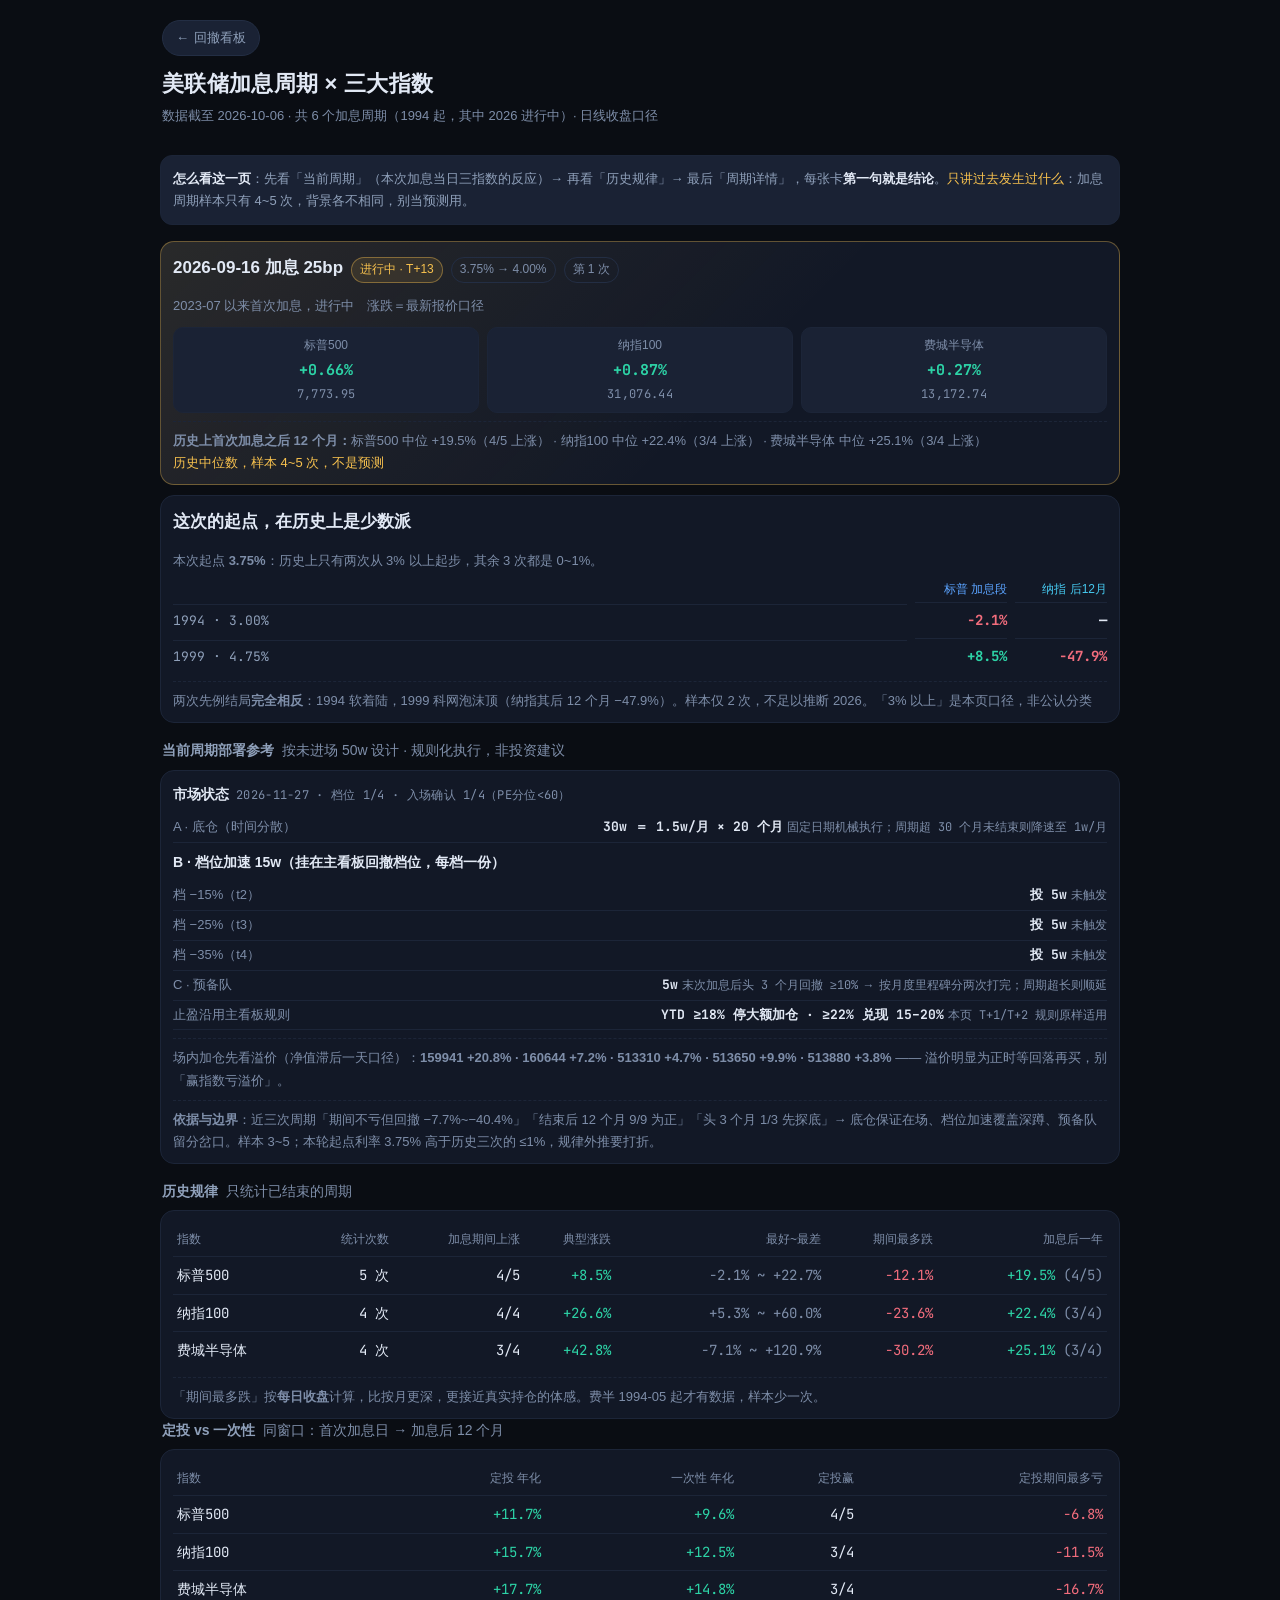
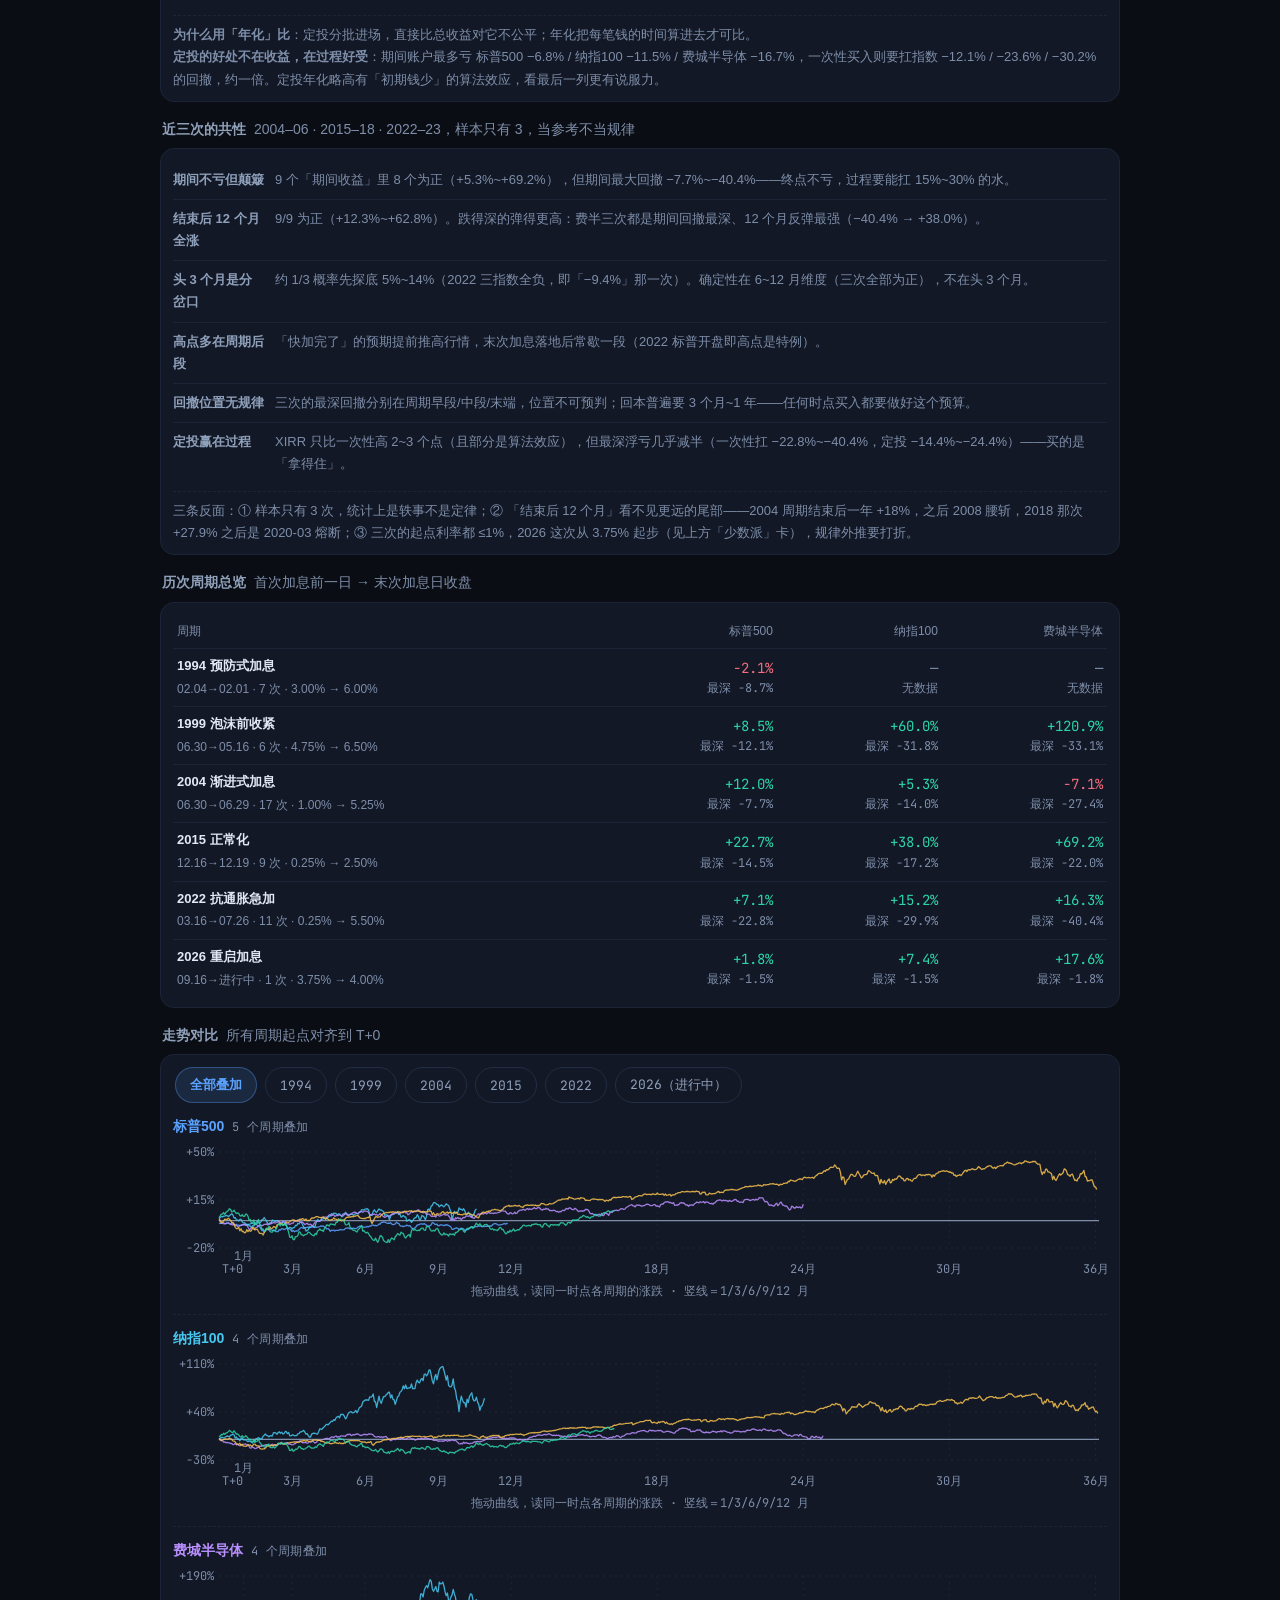
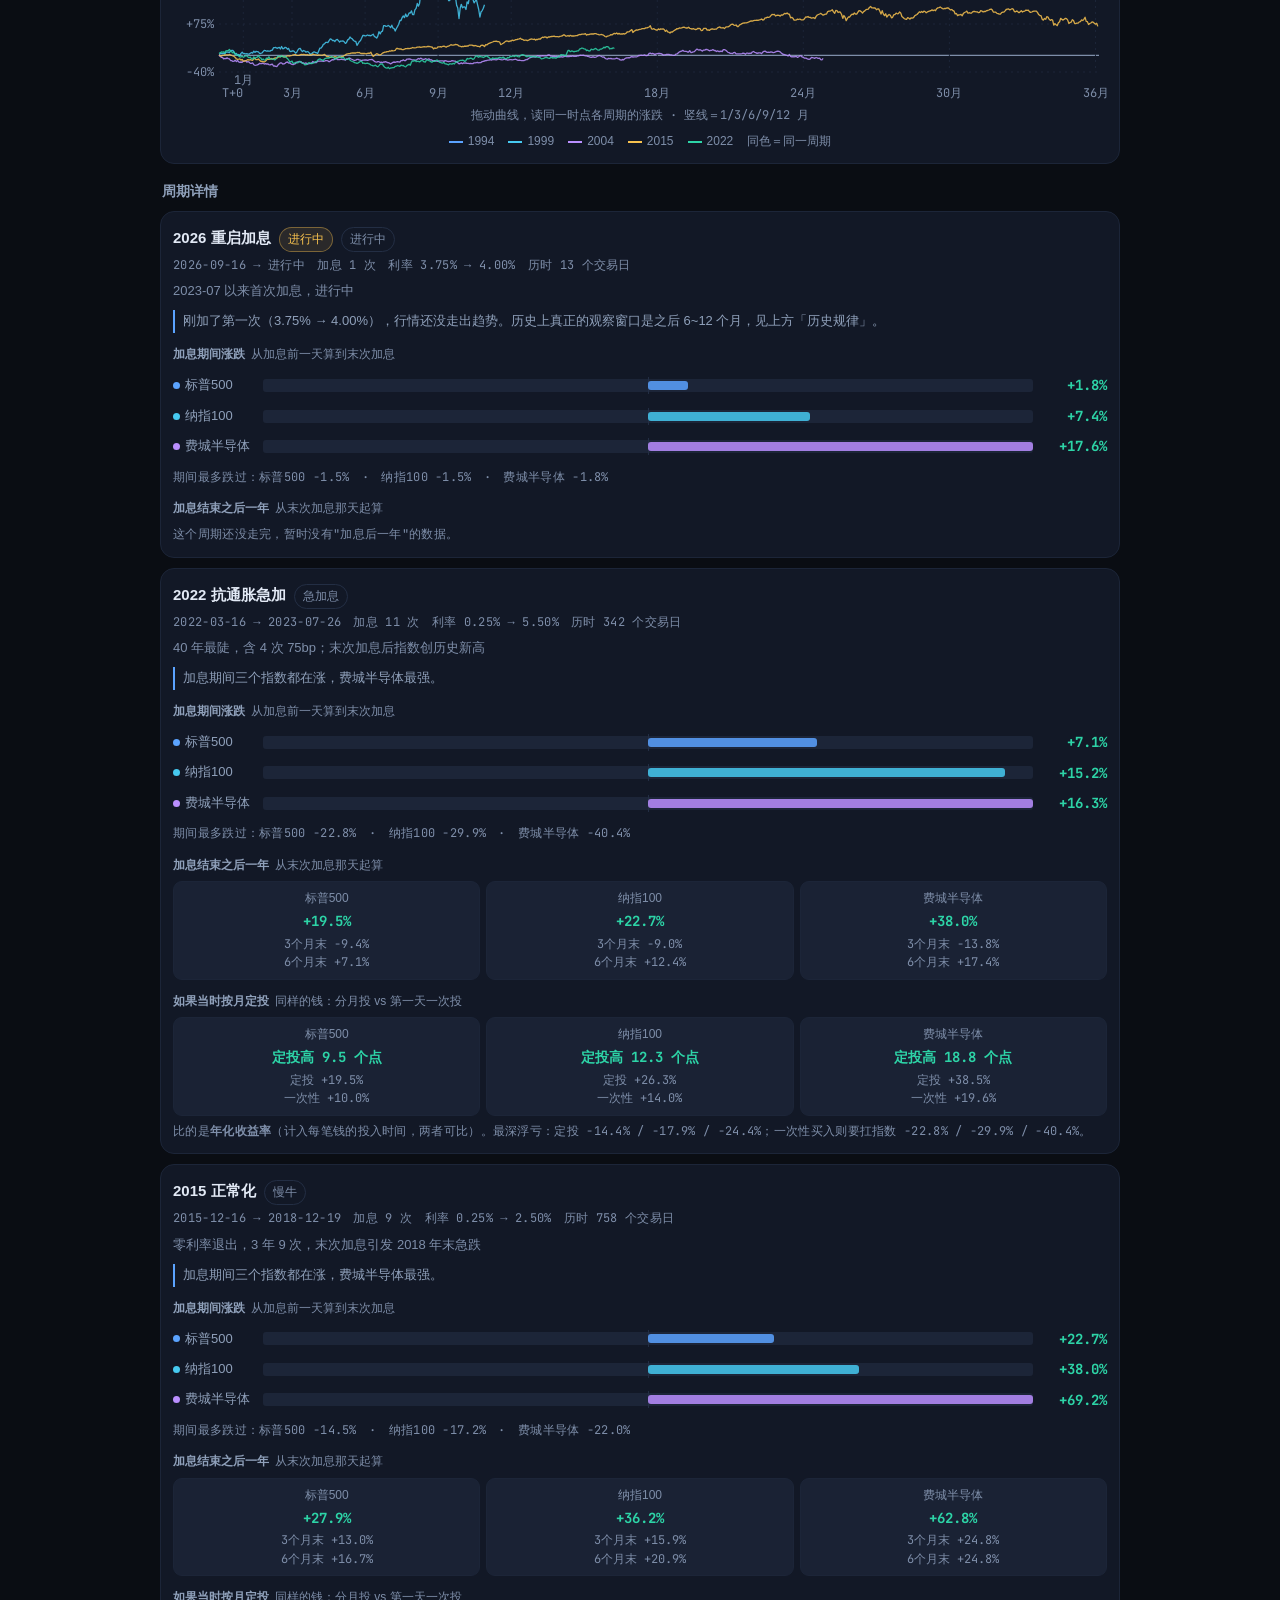
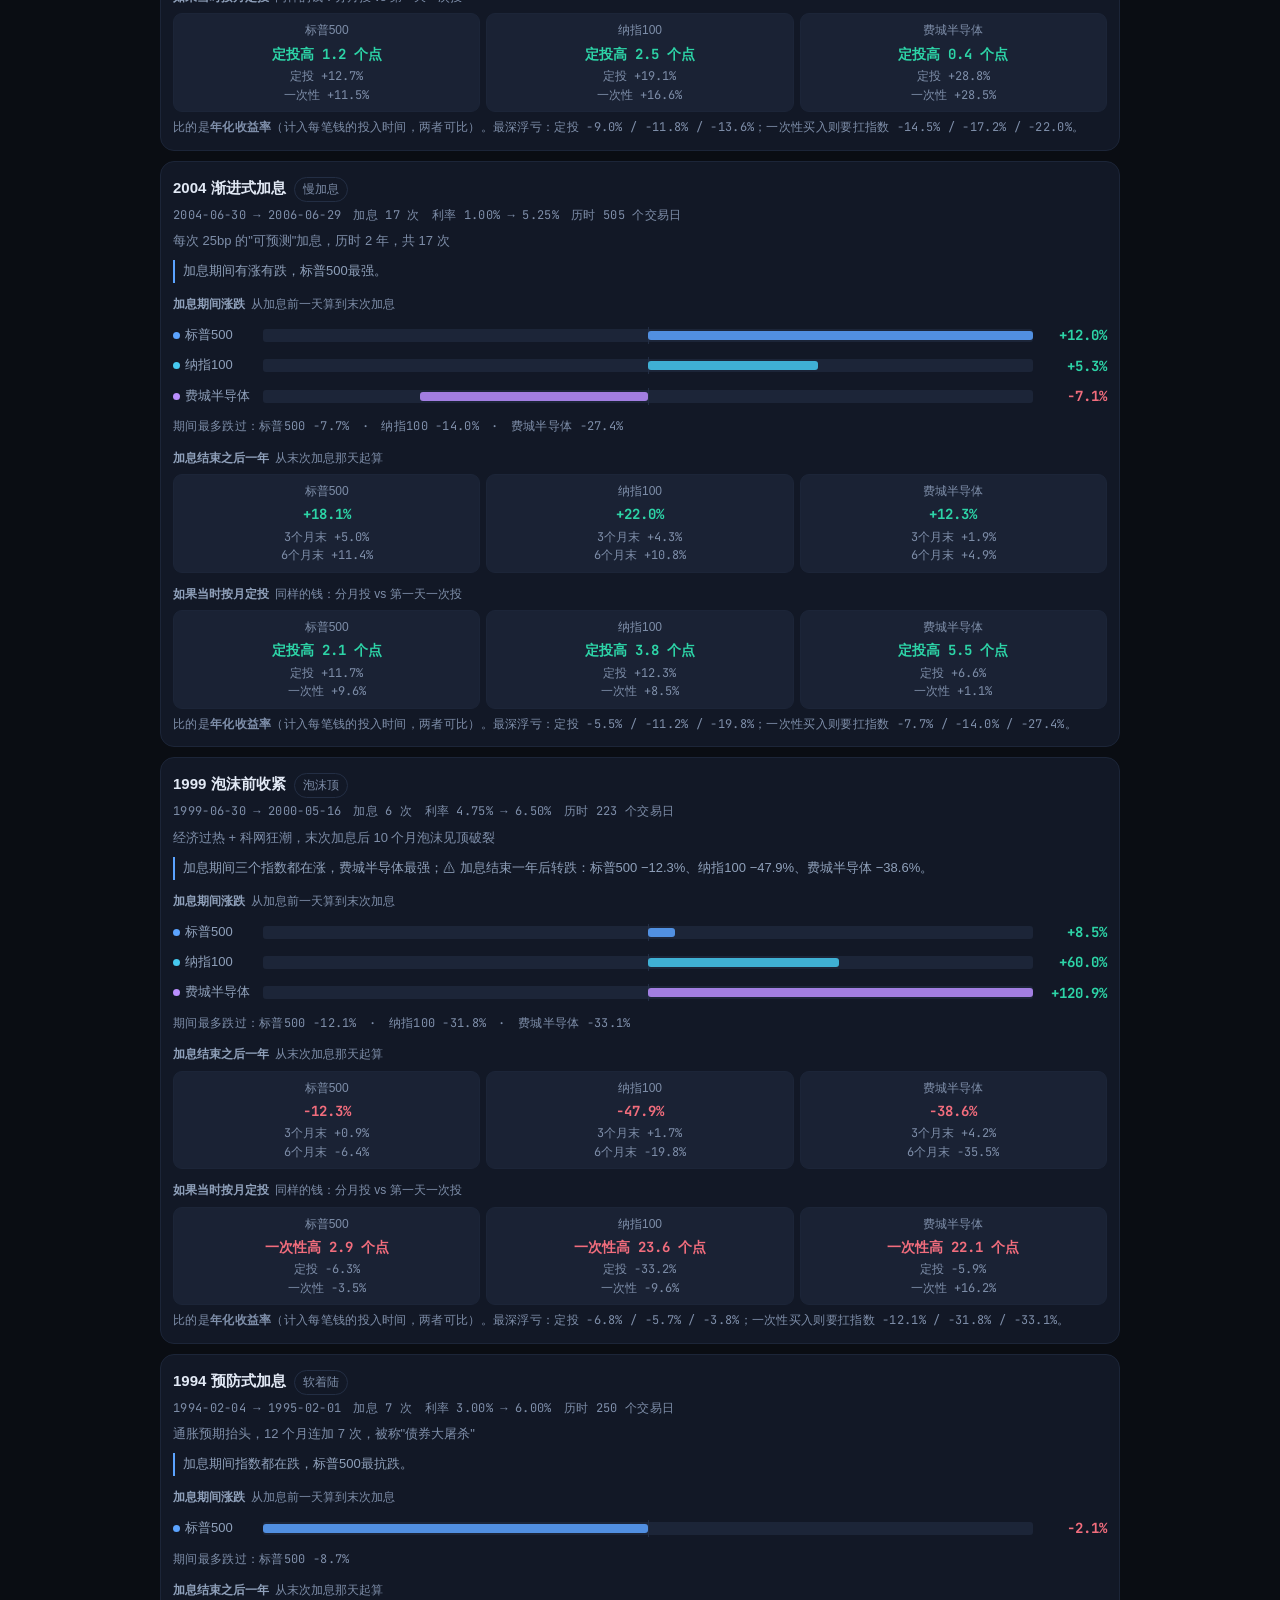
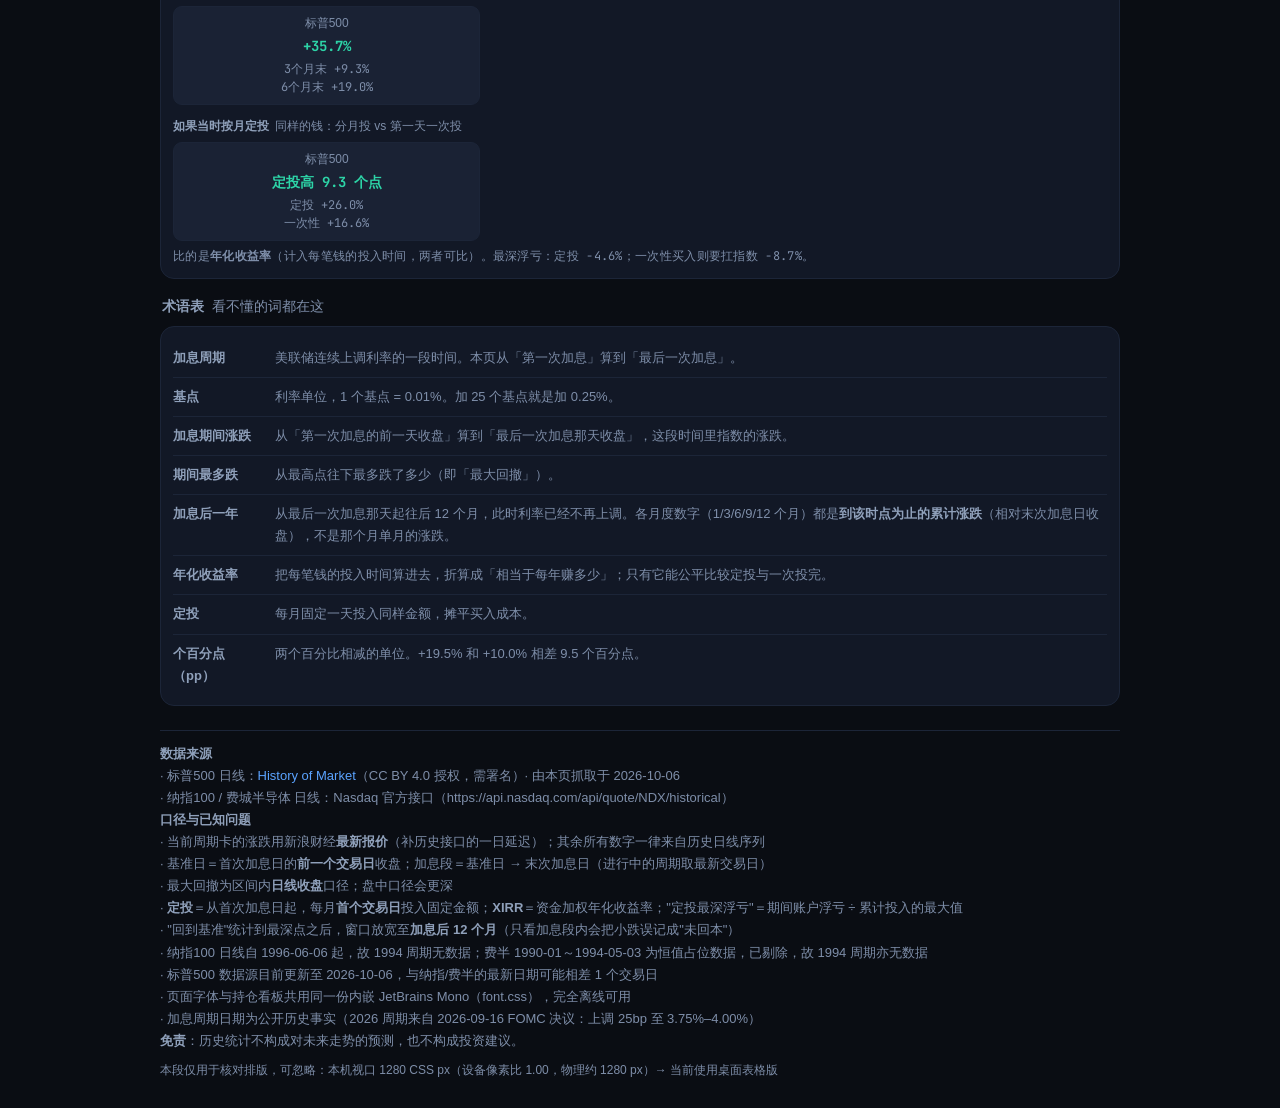
<file: fed-cycle-dashboard/index.html>
<!DOCTYPE html>
<html lang="zh-CN">
<head>
<meta charset="UTF-8">
<meta name="viewport" content="width=device-width, initial-scale=1, viewport-fit=cover">
<title>美联储加息周期 × 三大指数 · 回测看板</title>
<!-- 与持仓看板共用同一份内嵌字体（JetBrains Mono，base64 零外链），保证两处数字字形一致 -->
<link rel="stylesheet" href="font.css">
<style>
  /* 配色/字号沿用持仓看板的令牌体系，两处看板观感一致 */
  :root {
    --bg:#0a0d13; --bg-grad:#0e1526; --card:#121826; --card2:#1a2234;
    --line:#232e44; --line-soft:#1c2538;
    --tx:#e2e9f5; --tx2:#8fa0ba;
    /* --tx3 原来 #6f7f99，在深底上只有 4.37:1，低于 WCAG AA 的 4.5 —— 而所有小字都用它。
       提到 #7e8ea9 → 5.34:1 达标，同时仍比 --tx2 低 20%，层级没被抹平。 */
    --tx3:#7e8ea9;
    --up:#2dd4a7; --down:#f26d7d; --warn:#f7c14e;
    --spx:#5ba3ff; --ndx:#46c9f0; --sox:#ba8fff;
    --up-bg:rgba(45,212,167,.12); --down-bg:rgba(242,109,125,.12);
    --warn-bg:rgba(247,193,78,.10); --blue-bg:rgba(91,163,255,.12);
    --mono:"JetBrains Mono","SF Mono","Cascadia Code",Consolas,"Courier New",monospace;
    --sans:-apple-system,BlinkMacSystemFont,"SF Pro SC","PingFang SC","HarmonyOS Sans SC","MiSans","Microsoft YaHei","Noto Sans SC",sans-serif;
    /* 字号：按手机重排，六档分别对应 Android Material 的 caption / label / body 层级。
       换算依据：本机（iQOO 15，1440×3168，屏宽约 72mm）在常见 DPR 下，
       1 个 CSS 像素 ≈ 0.15~0.18mm，故 11px 只有约 1.9mm —— 中文偏小，
       最小一档提到 12px（≈2.1mm），其余同比上移。 */
    --fs-hero:22px; --fs-lg:17px; --fs-md:15px; --fs-sm:14px; --fs-xs:13px; --fs-xxs:12px;
    /* 手机页面左右留白：比桌面稍窄，给内容多留几像素 */
    --pad:10px;
  }
  *{margin:0;padding:0;box-sizing:border-box}
  body{background:radial-gradient(1200px 600px at 85% -10%, rgba(91,163,255,.06), transparent 60%),var(--bg);color:var(--tx);font-family:var(--sans);font-size:var(--fs-md);line-height:1.6;-webkit-text-size-adjust:100%;-webkit-tap-highlight-color:transparent;text-rendering:optimizeLegibility;
       padding:0 max(var(--pad),env(safe-area-inset-left)) calc(28px + env(safe-area-inset-bottom,0px)) max(var(--pad),env(safe-area-inset-right))}
  .wrap{max-width:960px;margin:0 auto}
  /* 宽表只给大屏；手机上换成卡片（横滑表格在手机上是反模式） */
  .mob-only{display:none}
  /* 卡片式数据行：手机上「标签 …… 数值」一行读下来，不用横向滑动 */
  .mcard{background:var(--card);border:1px solid var(--line-soft);border-radius:12px;padding:12px;margin-bottom:8px}
  .mcard-h{display:flex;align-items:baseline;gap:7px;flex-wrap:wrap;font-size:var(--fs-sm);font-weight:600;margin-bottom:8px}
  .mcard-h i{width:8px;height:8px;border-radius:50%;flex-shrink:0}
  .mcard-h span{font-size:var(--fs-xxs);color:var(--tx3);font-weight:400;font-family:var(--mono);letter-spacing:.3px}   /* mono 小字加 tracking，日期区间更易读 */
  .mrow{display:flex;align-items:baseline;justify-content:space-between;gap:10px;padding:4px 0;font-size:var(--fs-xs);border-bottom:1px solid var(--line-soft)}
  .mrow:last-child{border-bottom:0}
  .mrow>span{color:var(--tx3);flex-shrink:0}
  .mrow>b{font-family:var(--mono);font-weight:700;text-align:right}
  .mrow>b em{font-style:normal;color:var(--tx3);font-weight:400;font-size:var(--fs-xxs);margin-left:4px}
  /* 卡片套在卡片里时，内层退化成"带分隔线的分组"，避免双重边框和双重留白 */
  .card .mcard{background:none;border:0;border-radius:0;padding:0 0 8px;margin:0 0 9px;border-bottom:1px dashed var(--line-soft)}
  .card .mcard:last-child{border-bottom:0;padding-bottom:0;margin-bottom:0}
  @media (max-width:560px){
    .mob-only{display:block}
    .desk-only{display:none}
    .sec{margin-top:20px}
    .card{padding:11px 10px 9px}
    .intro{padding:10px}
    .lead{padding:8px 9px}
  }
  /* 320px 这类极窄屏：压缩横条两侧的固定列宽，「当前周期」的数字降一档，
     否则「28,945.06」这种 9 位的等宽数字会把三格撑破（等宽字不会自动换行） */
  @media (max-width:340px){
    .brow{grid-template-columns:72px 1fr 60px}
    .now-grid .k-val{font-size:var(--fs-xs)}   /* 等宽数字不换行，320px 下必须降档 */
    .now-grid{gap:6px}
    .glossary div{grid-template-columns:84px 1fr}
    .cmp{grid-template-columns:1fr 78px 78px}   /* 少数派对比表：数值列收窄 */
  }
  header{padding:max(20px,env(safe-area-inset-top)) 2px 12px}   /* 顶部避开打孔/状态栏 */
  /* 返回主看板的链接：与主看板的 .theme-btn 观感一致，触摸高度 36px */
  .navlink{display:inline-flex;align-items:center;gap:5px;min-height:36px;font-size:var(--fs-xs);color:var(--tx2);text-decoration:none;border:1px solid var(--line);border-radius:999px;padding:0 13px;background:var(--card2);margin-bottom:10px}
  h1{font-size:var(--fs-hero);font-weight:800;letter-spacing:.3px}   /* 800 与主看板 h1 一致 */
  .sub{font-size:var(--fs-xs);color:var(--tx3);margin-top:4px;line-height:1.7}
  .sec{margin-top:16px}
  .sec-title{font-size:var(--fs-sm);color:var(--tx2);font-weight:600;margin:0 2px 8px;display:flex;align-items:baseline;gap:8px;flex-wrap:wrap}
  .card{background:var(--card);border:1px solid var(--line-soft);border-radius:14px;padding:12px 12px 10px}
  .num{font-family:var(--mono);font-feature-settings:"tnum"}
  .up{color:var(--up)} .down{color:var(--down)} .warn{color:var(--warn)} .mute{color:var(--tx3)}

  /* 当前周期 */
  .now{border-color:rgba(247,193,78,.35);background:linear-gradient(135deg,var(--warn-bg),transparent 60%),var(--card)}
  .now-h{display:flex;align-items:baseline;gap:8px;flex-wrap:wrap}
  .now-h b{font-size:var(--fs-lg)}
  .pill{font-size:var(--fs-xxs);padding:2px 8px;border-radius:999px;border:1px solid var(--line);color:var(--tx3)}
  .pill.hot{color:var(--warn);border-color:rgba(247,193,78,.4);background:var(--warn-bg)}
  .now-grid{display:grid;grid-template-columns:repeat(3,1fr);gap:8px;margin-top:10px}
  .now-grid>div{background:var(--card2);border:1px solid var(--line-soft);border-radius:10px;padding:8px 6px;text-align:center;min-width:0}
  .k-label{font-size:var(--fs-xxs);color:var(--tx3);margin-bottom:3px}
  .k-val{font-family:var(--mono);font-size:var(--fs-md);font-weight:700}
  .k-sub{font-size:var(--fs-xxs);color:var(--tx3);margin-top:3px;font-family:var(--mono);letter-spacing:.3px}
  .note{font-size:var(--fs-xs);color:var(--tx3);margin-top:8px;line-height:1.7;padding-top:8px;border-top:1px dashed var(--line-soft)}

  /* 总览表 */
  .tbl{width:100%;border-collapse:collapse;font-size:var(--fs-sm)}
  .tbl th,.tbl td{padding:7px 4px;text-align:right;border-bottom:1px solid var(--line-soft);white-space:nowrap}
  .tbl th:first-child,.tbl td:first-child{text-align:left;white-space:normal}
  .tbl th{font-size:var(--fs-xxs);color:var(--tx3);font-weight:400}
  .tbl td{font-family:var(--mono);font-feature-settings:"tnum"}
  .tbl tr:last-child td{border-bottom:0}
  .tbl .cyc{font-family:var(--sans);position:sticky;left:0;background:var(--card);z-index:1}   /* 手机横滑时周期列钉住 */
  .tbl .cyc b{display:block;font-size:var(--fs-xs);color:var(--tx)}
  .tbl .cyc span{font-size:var(--fs-xxs);color:var(--tx3)}
  .tbl .dd{display:block;font-size:var(--fs-xxs);color:var(--tx3)}
  .scroll{overflow-x:auto;-webkit-overflow-scrolling:touch}
  .scroll::-webkit-scrollbar{display:none}

  /* 曲线 */
  .chips{display:flex;gap:8px;overflow-x:auto;padding:0 2px 10px;scrollbar-width:none;-webkit-overflow-scrolling:touch}
  .chips::-webkit-scrollbar{display:none}
  /* 手指点按目标：高度提到 36px（原来约 24px，手机上偏小、容易点错） */
  .chip{flex-shrink:0;display:inline-flex;align-items:center;min-height:36px;font-size:var(--fs-xs);padding:0 14px;border-radius:999px;border:1px solid var(--line);background:none;color:var(--tx2);cursor:pointer;font-family:var(--mono)}
  .chip.on{background:var(--blue-bg);color:var(--spx);border-color:rgba(91,163,255,.35);font-weight:600}
  .chart{margin-top:2px}
  .chart+.chart{border-top:1px dashed var(--line-soft);margin-top:14px;padding-top:12px}
  .chart-h{display:flex;align-items:baseline;gap:8px;flex-wrap:wrap;margin-bottom:4px}
  .chart-h b{font-size:var(--fs-sm)}
  .chart-h span{font-size:var(--fs-xxs);color:var(--tx3);font-family:var(--mono);letter-spacing:.3px}
  /* 图表交互：touch-action:none 让横向拖动归图表（不触发页面滚动），读数条常驻占位防跳动 */
  .cbox{touch-action:none;cursor:crosshair}
  .chart-readout{font-size:var(--fs-xxs);color:var(--tx3);font-family:var(--mono);font-feature-settings:"tnum";text-align:center;min-height:18px;margin-top:4px;line-height:1.55}
  .chart-readout b{color:var(--tx2);font-weight:600}
  svg{display:block;width:100%;height:auto}
  .legend{display:flex;gap:10px 14px;flex-wrap:wrap;justify-content:center;font-size:var(--fs-xxs);color:var(--tx3);padding:8px 2px 2px}
  .legend i{display:inline-block;width:14px;height:0;border-top:2px solid;vertical-align:middle;margin-right:5px}

  /* ── 周期详情卡：先结论 → 再对比 → 后细节 ── */
  .cycles{display:grid;gap:10px}
  .cyc-card{background:var(--card);border:1px solid var(--line-soft);border-radius:14px;padding:14px 12px 12px}
  .cyc-head{display:flex;align-items:baseline;gap:8px;flex-wrap:wrap}
  .cyc-head h3{font-size:var(--fs-md);font-weight:700}
  .cyc-meta{font-size:var(--fs-xxs);color:var(--tx3);font-family:var(--mono);margin-top:3px;line-height:1.7;letter-spacing:.3px}
  .cyc-why{font-size:var(--fs-xs);color:var(--tx3);margin-top:5px;line-height:1.7}
  /* 一句话结论：左侧色条作视觉锚点即可，不再铺底色块（原来 14px 反白大块，比数据还抢眼） */
  .lead{font-size:var(--fs-xs);color:var(--tx2);border-left:2px solid var(--spx);padding:1px 0 1px 8px;margin:8px 0 2px;line-height:1.6}
  .blk{margin-top:12px}
  .blk-h{font-size:var(--fs-xxs);color:var(--tx2);font-weight:600;margin-bottom:6px;display:flex;align-items:baseline;gap:6px;flex-wrap:wrap}
  .blk-h em{font-style:normal;color:var(--tx3);font-weight:400}
  /* 横条对比：中间竖线是 0%，向左＝跌、向右＝涨，条长按本卡最大值缩放 */
  /* 标签列 82px：13px 字号下「费城半导体」6 字 = 78px 正好放得下；数值列 66px 容纳 +120.9% */
  .brow{display:grid;grid-template-columns:82px 1fr 66px;gap:8px;align-items:center;padding:4px 0;font-size:var(--fs-xs)}
  .brow .nm{display:flex;align-items:center;gap:5px;color:var(--tx2)}
  .brow .nm i{width:7px;height:7px;border-radius:50%;flex-shrink:0}
  .track{position:relative;height:13px;background:var(--line-soft);border-radius:3px}
  .track .zero{position:absolute;left:50%;top:-2px;bottom:-2px;width:1px;background:var(--line)}
  .track .bar{position:absolute;top:2px;bottom:2px;border-radius:3px;opacity:.85}
  .brow .val{text-align:right;font-family:var(--mono);font-weight:700;font-size:var(--fs-sm)}
  .under{font-size:var(--fs-xxs);color:var(--tx3);margin-top:5px;line-height:1.7;font-family:var(--mono);letter-spacing:.3px}
  .kvs{display:grid;grid-template-columns:repeat(3,1fr);gap:6px}
  .kv{background:var(--card2);border:1px solid var(--line-soft);border-radius:9px;padding:7px 5px;text-align:center;min-width:0}
  .kv .t{font-size:var(--fs-xxs);color:var(--tx3);margin-bottom:2px}
  .kv .v{font-family:var(--mono);font-size:var(--fs-sm);font-weight:700}
  /* 12 个月大数下面的小字（3/6 个月、定投/一次性拆解）。
     原来没有这条规则，整行回落到正文 15px——又大又放不下折成两截。 */
  .kv .s{font-size:var(--fs-xxs);color:var(--tx3);font-family:var(--mono);margin-top:2px;line-height:1.55}
  /* 术语表 */
  .glossary{display:grid;gap:0}
  .glossary div{display:grid;grid-template-columns:92px 1fr;gap:10px;padding:8px 0;border-bottom:1px solid var(--line-soft);font-size:var(--fs-xs);line-height:1.7}
  .glossary div:last-child{border-bottom:0}
  .glossary b{color:var(--tx2);font-weight:600}
  .glossary span{color:var(--tx3)}
  .intro{background:var(--card2);border:1px solid var(--line-soft);border-radius:12px;padding:12px;font-size:var(--fs-xs);line-height:1.7;color:var(--tx2)}
  .intro b{color:var(--tx)}
  /* 少数派对比：三列小表格（列头只出现一次）。
     原来每行是「数值+标签 ×2」的长句，284px 里塞 300px 的内容必在中间乱折；
     左列 62px 也装不下「1994 起点 4.75%」。改成表格后各格只有短内容，永不折。 */
  .cmp{display:grid;grid-template-columns:1fr 92px 92px;gap:0 8px;align-items:baseline;margin-top:8px}
  .cmp .h{font-size:var(--fs-xxs);color:var(--tx3);text-align:right;padding-bottom:3px;white-space:nowrap}
  .cmp .h:first-child{text-align:left}
  .cmp .id{font-size:var(--fs-xs);color:var(--tx2);font-family:var(--mono);padding:6px 0;border-top:1px solid var(--line-soft);white-space:nowrap}
  .cmp .v{font-family:var(--mono);font-size:var(--fs-sm);font-weight:700;text-align:right;padding:6px 0;border-top:1px solid var(--line-soft)}
  footer{margin-top:24px;font-size:var(--fs-xs);color:var(--tx3);line-height:1.7;border-top:1px solid var(--line-soft);padding-top:12px}
  footer b{color:var(--tx2)}
  footer a{color:var(--spx);text-decoration:none}
  @media (max-width:420px){ .tbl{font-size:var(--fs-xs)} }
</style>
</head>
<body>
<div class="wrap">
  <header>
    <a class="navlink" href="../index.html"><span aria-hidden="true">←</span> 回撤看板</a>
    <h1>美联储加息周期 × 三大指数</h1>
    <div class="sub" id="head-sub"></div>
  </header>

  <div class="sec" id="sec-intro"></div>
  <div class="sec" id="sec-now"></div>
  <div class="sec" id="sec-plan"></div>
  <div class="sec" id="sec-summary"></div>

  <div class="sec">
    <div class="sec-title">近三次的共性 <span class="mute" style="font-weight:400">2004–06 · 2015–18 · 2022–23，样本只有 3，当参考不当规律</span></div>
    <div class="card">
      <div class="glossary">
        <div><b>期间不亏但颠簸</b><span>9 个「期间收益」里 8 个为正（+5.3%~+69.2%），但期间最大回撤 −7.7%~−40.4%——终点不亏，过程要能扛 15%~30% 的水。</span></div>
        <div><b>结束后 12 个月全涨</b><span>9/9 为正（+12.3%~+62.8%）。跌得深的弹得更高：费半三次都是期间回撤最深、12 个月反弹最强（−40.4% → +38.0%）。</span></div>
        <div><b>头 3 个月是分岔口</b><span>约 1/3 概率先探底 5%~14%（2022 三指数全负，即「−9.4%」那一次）。确定性在 6~12 月维度（三次全部为正），不在头 3 个月。</span></div>
        <div><b>高点多在周期后段</b><span>「快加完了」的预期提前推高行情，末次加息落地后常歇一段（2022 标普开盘即高点是特例）。</span></div>
        <div><b>回撤位置无规律</b><span>三次的最深回撤分别在周期早段/中段/末端，位置不可预判；回本普遍要 3 个月~1 年——任何时点买入都要做好这个预算。</span></div>
        <div><b>定投赢在过程</b><span>XIRR 只比一次性高 2~3 个点（且部分是算法效应），但最深浮亏几乎减半（一次性扛 −22.8%~−40.4%，定投 −14.4%~−24.4%）——买的是「拿得住」。</span></div>
      </div>
      <div class="note">三条反面：① 样本只有 3 次，统计上是轶事不是定律；② 「结束后 12 个月」看不见更远的尾部——2004 周期结束后一年 +18%，之后 2008 腰斩，2018 那次 +27.9% 之后是 2020-03 熔断；③ 三次的起点利率都 ≤1%，2026 这次从 3.75% 起步（见上方「少数派」卡），规律外推要打折。</div>
    </div>
  </div>

  <div class="sec">
    <div class="sec-title">历次周期总览 <span class="mute" style="font-weight:400">首次加息前一日 → 末次加息日收盘</span></div>
    <div class="card scroll" id="sec-table"></div>
  </div>

  <div class="sec">
    <div class="sec-title">走势对比 <span class="mute" style="font-weight:400">所有周期起点对齐到 T+0</span></div>
    <div class="card">
      <div class="chips" id="view-chips"></div>
      <div id="charts"></div>
      <div class="legend" id="legend"></div>
    </div>
  </div>

  <div class="sec">
    <div class="sec-title">周期详情</div>
    <div class="cycles" id="sec-cycles"></div>
  </div>

  <div class="sec" id="sec-glossary"></div>

  <footer id="footer"></footer>
</div>

<script src="../data.js" onerror="window.__NO_MAIN_DATA=1"></script>
<script src="data/cycles.js"></script>
<script>
const $ = (id) => document.getElementById(id);
const $$ = (sel) => Array.prototype.slice.call(document.querySelectorAll(sel));
const IDX = [['spx', '标普500', 'var(--spx)'], ['ndx', '纳指100', 'var(--ndx)'], ['sox', '费城半导体', 'var(--sox)']];
const pct = (v, dp) => {
  if (v === null || v === undefined || !isFinite(v)) return '—';
  if (v === 0) return '0.0%';                                   // 零不带正负号
  const d = dp === undefined ? (Math.abs(v) < 0.1 ? 2 : 1) : dp;  // 极小值多给一位，否则 0.02% 会显示成 +0.0%
  return (v > 0 ? '+' : v < 0 ? '−' : '') + Math.abs(v).toFixed(d) + '%';   // 负号用排版减号，与金额一致
};
const cls = (v) => (v === null || v === undefined ? '' : v > 0 ? 'up' : 'down');
/* 手机版的一行「标签 …… 数值」（宽表在手机上要横滑，换成这个读起来顺） */
const mRow = (t, v, c, sub) => '<div class="mrow"><span>' + t + '</span><b class="' + (c || '') + '">' + v + (sub ? '<em>' + sub + '</em>' : '') + '</b></div>';
const dot = (color) => '<i style="display:inline-block;width:7px;height:7px;border-radius:50%;background:' + color + ';margin-right:5px"></i>';
const md = (d) => (d ? d.slice(5).replace('-', '.') : '');

/* ── 头部：页脚已有完整的来源与授权说明，这里只留一行 ── */
$('head-sub').innerHTML = '数据截至 ' + META.fetchedAt + ' · 共 ' + CYCLES.length + ' 个加息周期（1994 起，其中 2026 进行中）· 日线收盘口径';

/* ── 导语：给第一次打开的人 ── */
$('sec-intro').innerHTML = '<div class="intro">'
  + '<b>怎么看这一页</b>：先看「当前周期」（本次加息当日三指数的反应）→ 再看「历史规律」→ 最后「周期详情」，每张卡<b>第一句就是结论</b>。'
  + '<span class="warn">只讲过去发生过什么</span>：加息周期样本只有 4~5 次，背景各不相同，别当预测用。'
  + '</div>';

/* ── 术语表 ── */
$('sec-glossary').innerHTML = '<div class="sec-title">术语表 <span class="mute" style="font-weight:400">看不懂的词都在这</span></div>'
  + '<div class="card"><div class="glossary">'
  + [['加息周期', '美联储连续上调利率的一段时间。本页从「第一次加息」算到「最后一次加息」。'],
     ['基点', '利率单位，1 个基点 = 0.01%。加 25 个基点就是加 0.25%。'],
     ['加息期间涨跌', '从「第一次加息的前一天收盘」算到「最后一次加息那天收盘」，这段时间里指数的涨跌。'],
     ['期间最多跌', '从最高点往下最多跌了多少（即「最大回撤」）。'],
     ['加息后一年', '从最后一次加息那天起往后 12 个月，此时利率已经不再上调。各月度数字（1/3/6/9/12 个月）都是<b>到该时点为止的累计涨跌</b>（相对末次加息日收盘），不是那个月单月的涨跌。'],
     ['年化收益率', '把每笔钱的投入时间算进去，折算成「相当于每年赚多少」；只有它能公平比较定投与一次投完。'],
     ['定投', '每月固定一天投入同样金额，摊平买入成本。'],
     ['个百分点（pp）', '两个百分比相减的单位。+19.5% 和 +10.0% 相差 9.5 个百分点。']]
    .map(([t, d]) => '<div><b>' + t + '</b><span>' + d + '</span></div>').join('')
  + '</div></div>';

/* ── 当前周期 ── */
const now = CYCLES.find((c) => c.ongoing);
if (now) {
  /* 加息后已过几个交易日：以纳指（数据最新）的 T+N 曲线长度为准 */
  const tN = now.idx.ndx ? now.idx.ndx.curve.length - 1 : 0;
  /* 优先用最新报价：历史接口有一天延迟，报价能补上加息当日的收盘 */
  const cells = IDX.map(([k, label]) => {
    const q = META.quotes && META.quotes[k];
    if (q) return '<div><div class="k-label">' + label + '</div>'
      + '<div class="k-val ' + cls(q.chgPct) + '">' + pct(q.chgPct, 2) + '</div>'
      + '<div class="k-sub">' + q.price.toLocaleString('en-US', { maximumFractionDigits: 2 }) + '</div></div>';
    const x = now.idx[k];
    return '<div><div class="k-label">' + label + '</div>'
      + (x ? '<div class="k-val ' + cls(x.ret) + '">' + pct(x.ret, 2) + '</div><div class="k-sub">' + x.dataTo + ' 收 ' + x.end.c.toLocaleString('en-US') + '</div>'
           : '<div class="k-val mute">—</div><div class="k-sub">暂无数据</div>')
      + '</div>';
  }).join('');
  const hist = IDX.map(([k, label]) => {
    const s = SUMMARY[k];
    return label + ' 中位 ' + pct(s.m12Med) + '（' + s.m12Up + '/' + s.m12N + ' 上涨）';
  }).join(' · ');
  $('sec-now').innerHTML = '<div class="card now">'
    + '<div class="now-h"><b>2026-09-16 加息 25bp</b><span class="pill hot">进行中 · T+' + tN + (tN === 0 ? '（加息当日）' : '') + '</span>'
    + '<span class="pill">' + now.rate + '</span><span class="pill">第 1 次</span></div>'
    + '<div class="note" style="border:0;padding-top:7px;margin-top:5px">' + now.why
    + '　<span class="mute">涨跌＝最新报价口径</span></div>'
    + '<div class="now-grid">' + cells + '</div>'
    + '<div class="note"><b>历史上首次加息之后 12 个月：</b>' + hist
    + '<br><span class="warn">历史中位数，样本 4~5 次，不是预测</span></div>'
    + '</div>';

  /* 本次的起点在历史上属于少数派 —— 这个结论完全来自本页的周期表，不是外部说法 */
  const hiStart = CYCLES.filter((c) => c.id !== '2026' && parseFloat(c.rate) >= 3);
  const loStart = CYCLES.filter((c) => c.id !== '2026' && parseFloat(c.rate) < 3);
  $('sec-now').innerHTML += '<div class="card" style="margin-top:10px">'
    + '<div class="now-h"><b>这次的起点，在历史上是少数派</b></div>'
    + '<div class="note" style="border:0;padding-top:6px">'
    + '本次起点 <b>3.75%</b>：历史上只有两次从 3% 以上起步，其余 ' + loStart.length + ' 次都是 0~1%。'
    + '</div><div class="cmp">'
    + '<div class="h"></div><div class="h" style="color:var(--spx)">标普 加息段</div><div class="h" style="color:var(--ndx)">纳指 后12月</div>'
    + hiStart.map((c) => {
        const a = c.idx.spx, b = c.idx.ndx;
        return '<div class="id">' + c.id + ' · ' + c.rate.split(' → ')[0] + '</div>'
          + '<div class="v ' + cls(a.ret) + '">' + pct(a.ret) + '</div>'
          + '<div class="v ' + cls(b ? b.mo.m12 : null) + '">' + pct(b ? b.mo.m12 : null) + '</div>';
      }).join('')
    + '</div><div class="note">两次先例结局<b>完全相反</b>：1994 软着陆，1999 科网泡沫顶（纳指其后 12 个月 −47.9%）。'
    + '样本仅 2 次，不足以推断 2026。<span class="mute">「3% 以上」是本页口径，非公认分类</span></div>'
    + '</div>';
}

/* ── 当前周期部署参考：把主看板的档位/确认/溢价变成执行清单 ──
   金额按 50w 未进场资金设计（PLAN 常量可改）；依赖 ../data.js，独立部署时整卡隐藏。 */
const PLAN = { total: 500000, basePct: 0.6, accelPct: 0.3, months: 20 };
function renderPlan() {
  if (typeof DEFAULT === "undefined" || window.__NO_MAIN_DATA) { $("sec-plan").innerHTML = ""; return; }
  const d = DEFAULT, R = DECISION_RULES;
  const w = d.ndx, dd = (w.close / w.ath - 1) * 100;
  const bands = [d.thresholds.t1, d.thresholds.t2, d.thresholds.t3, d.thresholds.t4];
  const level = bands.filter(t => dd <= t + 1e-9).length;
  const conf = [[w.close > w.ma200, "NDX>MA200"], [w.rsi < R.rsiConfirm, "RSI<" + R.rsiConfirm], [d.vix > R.vixConfirm, "VIX>" + R.vixConfirm], [d.pePct < R.peConfirm, "PE分位<" + R.peConfirm]];
  const confN = conf.filter(c => c[0]).length;
  const fmtW = v => (v / 10000).toFixed(1).replace(/\.0$/, "") + "w";
  const mrow = (t, v, cls, sub) => '<div class="mrow"><span>' + t + '</span><b class="' + (cls || "") + '">' + v + (sub ? "<em>" + sub + "</em>" : "") + "</b></div>";
  const accel = PLAN.total * PLAN.accelPct, per = accel / 3;
  const bandRows = [["−15%（t2）", dd <= bands[1] + 1e-9], ["−25%（t3）", dd <= bands[2] + 1e-9], ["−35%（t4）", dd <= bands[3] + 1e-9]]
    .map(([lab, hit]) => mrow("档 " + lab, "投 " + fmtW(per), hit ? "up" : "", hit ? "已到档 ✓ 执行" : "未触发")).join("");
  const prem = Object.entries((typeof POSITIONS !== "undefined" && POSITIONS.premiums) || {})
    .map(([code, v]) => code + " " + (v.pct >= 0 ? "+" : "") + v.pct.toFixed(1) + "%").join(" · ");
  const confTxt = conf.filter(c => c[0]).map(c => c[1]).join("、") || "无";
  $("sec-plan").innerHTML = '<div class="sec-title">当前周期部署参考 <span class="mute" style="font-weight:400">按未进场 ' + fmtW(PLAN.total) + ' 设计 · 规则化执行，非投资建议</span></div>'
    + '<div class="card">'
    + '<div class="mcard-h">市场状态 <span>' + d.date + ' · 档位 ' + level + '/4 · 入场确认 ' + confN + '/4（' + confTxt + '）</span></div>'
    + mrow("A · 底仓（时间分散）", fmtW(PLAN.total * PLAN.basePct) + " ＝ " + fmtW(PLAN.total * PLAN.basePct / PLAN.months) + "/月 × " + PLAN.months + " 个月", "", "固定日期机械执行；周期超 30 个月未结束则降速至 1w/月")
    + '<div class="mcard-h" style="margin-top:8px">B · 档位加速 ' + fmtW(accel) + '（挂在主看板回撤档位，每档一份）</div>'
    + bandRows
    + mrow("C · 预备队", fmtW(PLAN.total * (1 - PLAN.basePct - PLAN.accelPct)), "", "末次加息后头 3 个月回撤 ≥10% → 按月度里程碑分两次打完；周期超长则顺延")
    + mrow("止盈沿用主看板规则", "YTD ≥" + R.t1Ytd + "% 停大额加仓 · ≥" + R.t2Ytd + "% 兑现 15–20%", "", "本页 T+1/T+2 规则原样适用")
    + (prem ? '<div class="note">场内加仓先看溢价（净值滞后一天口径）：<b>' + prem + "</b> —— 溢价明显为正时等回落再买，别「赢指数亏溢价」。</div>" : "")
    + '<div class="note"><b>依据与边界</b>：近三次周期「期间不亏但回撤 −7.7%~−40.4%」「结束后 12 个月 9/9 为正」「头 3 个月 1/3 先探底」→ 底仓保证在场、档位加速覆盖深蹲、预备队留分岔口。样本 3~5；本轮起点利率 3.75% 高于历史三次的 ≤1%，规律外推要打折。</div>'
    + "</div>";
}
renderPlan();

/* ── 汇总规律 ── */
$('sec-summary').innerHTML = '<div class="sec-title">历史规律 <span class="mute" style="font-weight:400">只统计已结束的周期</span></div>'
  + '<div class="card">'
  /* 手机：每个指数一张小卡 */
  + '<div class="mob-only">' + IDX.map(([k, label, color]) => {
      const s = SUMMARY[k];
      return '<div class="mcard"><div class="mcard-h">' + dot(color) + label + '<span>' + s.n + ' 次</span></div>'
        + mRow('加息期间上涨', s.upCount + '/' + s.n + ' 次')
        + mRow('典型涨跌', pct(s.retMed), cls(s.retMed))
        + mRow('最好 / 最差', pct(s.retMax) + ' / ' + pct(s.retMin))
        + mRow('期间最多跌', pct(s.ddMed), 'down')
        + mRow('加息后一年', pct(s.m12Med), cls(s.m12Med), s.m12Up + '/' + s.m12N + ' 上涨')
        + '</div>';
    }).join('') + '</div>'
  + '<div class="desk-only scroll"><table class="tbl">'
  + '<tr><th>指数</th><th>统计次数</th><th>加息期间上涨</th><th>典型涨跌</th><th>最好~最差</th><th>期间最多跌</th><th>加息后一年</th></tr>'
  + IDX.map(([k, label]) => {
      const s = SUMMARY[k];
      return '<tr><td>' + label + '</td><td>' + s.n + ' 次</td><td>' + s.upCount + '/' + s.n + '</td>'
        + '<td class="' + cls(s.retMed) + '">' + pct(s.retMed) + '</td>'
        + '<td class="mute">' + pct(s.retMin) + ' ~ ' + pct(s.retMax) + '</td>'
        + '<td class="down">' + pct(s.ddMed) + '</td>'
        + '<td class="' + cls(s.m12Med) + '">' + pct(s.m12Med) + ' <span class="mute">(' + s.m12Up + '/' + s.m12N + ')</span></td></tr>';
    }).join('')
  + '</table></div><div class="note">「期间最多跌」按<b>每日收盘</b>计算，比按月更深，更接近真实持仓的体感。'
  + '费半 1994-05 起才有数据，样本少一次。</div></div>'
  /* ── 定投 vs 一次性 ── */
  + '<div class="sec-title">定投 vs 一次性 <span class="mute" style="font-weight:400">同窗口：首次加息日 → 加息后 12 个月</span></div>'
  + '<div class="card">'
  + '<div class="mob-only">' + IDX.map(([k, label, color]) => {
      const s = SUMMARY[k];
      const win = s.dcaWins >= s.pairedN / 2;
      return '<div class="mcard"><div class="mcard-h">' + dot(color) + label + '<span>' + s.pairedN + ' 次对比</span></div>'
        + mRow('定投 年化', pct(s.dcaXirrMed), cls(s.dcaXirrMed))
        + mRow('一次性 年化', pct(s.lumpXirrMed), cls(s.lumpXirrMed))
        + mRow('定投赢的次数', s.dcaWins + '/' + s.pairedN + ' 次', win ? 'up' : '')
        + mRow('定投期间最多亏', pct(s.dcaWorstMed), 'down')
        + '</div>';
    }).join('') + '</div>'
  + '<div class="desk-only scroll"><table class="tbl">'
  + '<tr><th>指数</th><th>定投 年化</th><th>一次性 年化</th><th>定投赢</th><th>定投期间最多亏</th></tr>'
  + IDX.map(([k, label]) => {
      const s = SUMMARY[k];
      return '<tr><td>' + label + '</td>'
        + '<td class="' + cls(s.dcaXirrMed) + '">' + pct(s.dcaXirrMed) + '</td>'
        + '<td class="' + cls(s.lumpXirrMed) + '">' + pct(s.lumpXirrMed) + '</td>'
        + '<td>' + s.dcaWins + '/' + s.pairedN + '</td>'
        + '<td class="down">' + pct(s.dcaWorstMed) + '</td></tr>';
    }).join('')
  + '</table></div>'
  + '<div class="note"><b>为什么用「年化」比</b>：定投分批进场，直接比总收益对它不公平；年化把每笔钱的时间算进去才可比。'
  + '<br><b>定投的好处不在收益，在过程好受</b>：期间账户最多亏 '
  + IDX.map(([k, label]) => label + ' ' + pct(SUMMARY[k].dcaWorstMed)).join(' / ')
  + '，一次性买入则要扛指数 ' + IDX.map(([k]) => pct(SUMMARY[k].ddMed)).join(' / ') + ' 的回撤，约一倍。'
  + '定投年化略高有「初期钱少」的算法效应，看最后一列更有说服力。</div></div>';

/* ── 总览表 ── */
$('sec-table').innerHTML = '<div class="mob-only">' + CYCLES.map((c) => '<div class="mcard">'
    + '<div class="mcard-h">' + c.name + '<span>' + c.hikes + ' 次 · ' + c.rate + '</span></div>'
    + IDX.map(([k, label, color]) => {
        const x = c.idx[k];
        return '<div class="mrow"><span>' + dot(color) + label + '</span><b class="' + (x ? cls(x.ret) : '') + '">'
          + (x ? pct(x.ret) + '<em>最多跌 ' + pct(x.dd) + '</em>' : '—<em>无数据</em>') + '</b></div>';
      }).join('')
    + '</div>').join('') + '</div>'
  + '<div class="desk-only scroll"><table class="tbl">'
  + '<tr><th>周期</th><th>标普500</th><th>纳指100</th><th>费城半导体</th></tr>'
  + CYCLES.map((c) => {
      return '<tr><td class="cyc"><b>' + c.name + '</b><span>' + md(c.first) + (c.last ? '→' + md(c.last) : '→进行中') + ' · ' + c.hikes + ' 次 · ' + c.rate + '</span></td>'
        + IDX.map(([k]) => {
            const x = c.idx[k];
            if (!x) return '<td class="mute">—<span class="dd">无数据</span></td>';
            return '<td class="' + cls(x.ret) + '">' + pct(x.ret) + '<span class="dd">最深 ' + pct(x.dd) + '</span></td>';
          }).join('')
        + '</tr>';
    }).join('')
  + '</table></div>';

/* ── T+N 曲线 ──
 * 按容器实际像素绘制（1 单位 = 1 像素），文字才是恒定 10px；
 * 若用固定 viewBox 缩放，宽屏下字会被放大成糊状。 */
const PALETTE = ['#5ba3ff', '#46c9f0', '#ba8fff', '#f7c14e', '#2dd4a7', '#f26d7d'];
/* 叠加视图的里程碑：从首次加息（T+0）起算的月度点，超过一年后每半年一条 */
const T0_MARKS = (xMax) => [[21, "1月"], [63, "3月"], [126, "6月"], [189, "9月"], [252, "12月"]]
  .concat(Array.from({ length: Math.max(0, Math.floor((xMax - 252) / 126)) }, (_, i) => [(18 + i * 6) * 21, (18 + i * 6) + "月"]))
  .filter(m => m[0] <= xMax);
function chartBox(el, seriesList, yMin, yMax, xMax, opts) {
  /* 手机上把图放高一点（宽约 316~368px，高 158 更接近 2:1，比扁图好读）；
     左侧留 42px 给 "+120%" 这类 11px 的刻度文字 */
  const W = el.clientWidth || 340, H = opts.h || (W < 560 ? 162 : 136);
  const mL = 46, mR = 8, mT = 10, mB = 30;   /* mB=30：x 轴标签行与 Y 轴最低刻度分层，左下角不再叠字 */
  const px = (n) => mL + (n / (xMax || 1)) * (W - mL - mR);
  const py = (v) => mT + (yMax - v) / ((yMax - yMin) || 1) * (H - mT - mB);
  let svg = '<svg width="' + W + '" height="' + H + '" viewBox="0 0 ' + W + ' ' + H + '" role="img" aria-label="' + (opts.title || '走势') + '">';
  [yMax, (yMax + yMin) / 2, yMin].forEach((t) => {
    svg += '<line x1="' + mL + '" y1="' + py(t).toFixed(1) + '" x2="' + (W - mR) + '" y2="' + py(t).toFixed(1) + '" stroke="var(--line-soft)" stroke-dasharray="2 4"/>'
      + '<text x="' + (mL - 5) + '" y="' + (py(t) + 3.5).toFixed(1) + '" text-anchor="end" fill="var(--tx3)" style="font:12px var(--mono)">' + (t > 0 ? '+' : '') + t.toFixed(0) + '%</text>';
  });
  if (yMin < 0 && yMax > 0)
    svg += '<line x1="' + mL + '" y1="' + py(0).toFixed(1) + '" x2="' + (W - mR) + '" y2="' + py(0).toFixed(1) + '" stroke="var(--tx3)" stroke-width="1.2"/>';
  /* 横轴：T+0（首次加息）。叠加视图里程碑从 T+0 起算；单周期视图由 opts.marks/split
     传入「末次加息分界 + 结束后 1/3/6/9/12 月」（口径与 kv 数字同源）。
     标签两行交错放置，行内放不下就省文字（竖线与吸附读数仍在）。 */
  svg += '<text x="' + (mL + 3) + '" y="' + (H - 5) + '" text-anchor="start" fill="var(--tx3)" style="font:12px var(--mono)">T+0</text>';
  const wLab = (lab) => [...lab].reduce((w2, c2) => w2 + (/[\u4e00-\u9fa5]/.test(c2) ? 12 : 7.2), 0);
  const rowsRight = [mL + 35, mL - 2];   /* 每行最右占位：row0 顶开 T+0 文字（至 mL+32），row1 可从轴起 */
  const place = (n, lab) => {
    const x = px(n), half = wLab(lab) / 2;
    for (let r = 0; r < 2; r++) {
      if (x - half >= rowsRight[r]) {
        rowsRight[r] = x + half;
        svg += '<text x="' + x.toFixed(1) + '" y="' + (H - 5 - r * 13) + '" text-anchor="middle" fill="var(--tx3)" style="font:12px var(--mono)">' + lab + '</text>';
        return;
      }
    }
  };
  (opts.marks || T0_MARKS(xMax)).forEach(([n, lab]) => {
    const mx = px(n).toFixed(1);
    svg += '<line x1="' + mx + '" y1="' + mT + '" x2="' + mx + '" y2="' + (H - mB) + '" stroke="var(--line-soft)" stroke-dasharray="2 4"/>';
    place(n, lab);
  });
  if (opts.split !== undefined && opts.split !== null) {
    const sx = px(opts.split).toFixed(1);
    svg += '<line x1="' + sx + '" y1="' + mT + '" x2="' + sx + '" y2="' + (H - mB) + '" stroke="var(--warn)" stroke-width="1.2" opacity=".85"/>'
      + '<text x="' + sx + '" y="' + (mT + 9) + '" text-anchor="middle" fill="var(--warn)" style="font:12px var(--mono)">末次加息</text>';
  }
  seriesList.forEach((s) => {
    if (!s.pts || !s.pts.length) return;
    svg += '<polyline points="' + s.pts.map((p) => px(p.n).toFixed(1) + ',' + py(p.v).toFixed(1)).join(' ') + '" fill="none" stroke="' + s.color + '" stroke-width="' + (s.strong ? 2 : 1.3) + '" stroke-linejoin="round" opacity="' + (s.alpha || 1) + '"/>';
  });
  /* 十字线 + 各序列吸附圆点（默认隐藏，pointer 事件驱动；几何参数存 el._geo 供换算） */
  svg += '<line class="xh" x1="' + mL + '" y1="' + mT + '" x2="' + mL + '" y2="' + (H - mB) + '" stroke="var(--tx3)" stroke-width="1" style="display:none"/>';
  seriesList.forEach((s, i) => {
    svg += '<circle class="xhd" data-i="' + i + '" r="3.5" fill="' + s.color + '" stroke="var(--bg)" stroke-width="1.5" style="display:none"/>';
  });
  svg += '</svg>';
  el._geo = { W, H, mL, mR, mT, mB, xMax, yMin, yMax };
  return svg;
}
let view = 'all';
function renderCharts() {
  const done = CYCLES.filter((c) => !c.ongoing);
  const box = $('charts');
  if (view === 'all') {
    /* 每个指数一张图，叠加全部已结束周期 —— 看"同一个指数在历次加息中的路径差异" */
    const xMax = Math.max.apply(null, done.map((c) => Math.max.apply(null, IDX.map(([k]) => (c.idx[k] ? c.idx[k].curve.length : 0)))));
    box.innerHTML = IDX.map(([k, label, color]) => {
      const all = done.map((c) => c.idx[k]).filter(Boolean);
      const vs = all.flatMap((x) => x.curve.map((p) => p.v)).concat([0]);
      const yMin = Math.floor(Math.min.apply(null, vs) / 10) * 10, yMax = Math.ceil(Math.max.apply(null, vs) / 10) * 10;
      const series = done.map((c, i) => { const x = c.idx[k]; return x ? { pts: x.curve, color: PALETTE[i % PALETTE.length], alpha: .85 } : null; }).filter(Boolean);
      return '<div class="chart"><div class="chart-h"><b style="color:' + color + '">' + label + '</b><span>' + all.length + ' 个周期叠加</span></div>'
        + '<div class="cbox" data-idx="' + k + '"></div><div class="chart-readout">拖动曲线，读同一时点各周期的涨跌 · 竖线＝1/3/6/9/12 月</div></div>';
    }).join('');
    $('legend').innerHTML = done.map((c, i) => '<span><i style="border-color:' + PALETTE[i % PALETTE.length] + '"></i>' + c.id + '</span>').join('')
      + '<span class="mute">同色＝同一周期</span>';
    $$('.cbox').forEach((el) => {
      const k = el.dataset.idx;
      const all = done.map((c) => c.idx[k]).filter(Boolean);
      const vs = all.flatMap((x) => x.curve.map((p) => p.v)).concat([0]);
      const yMin = Math.floor(Math.min.apply(null, vs) / 10) * 10, yMax = Math.ceil(Math.max.apply(null, vs) / 10) * 10;
      el._draw = { k, yMin, yMax, xMax };
    });
  } else {
    const c = CYCLES.find((x) => x.id === view);
    const raw = IDX.map(([k]) => c.idx[k]).filter(Boolean);
    /* 全程序列：加息期间（T+0 起）＋ 结束后 12 个月（post 接在末次加息日之后） */
    const all = raw.map((x) => ({ pts: x.curve.concat((x.post || []).slice(1).map((p) => ({ n: x.curve.length + p.n, v: p.v, d: p.d }))) }));
    const xMax = Math.max.apply(null, all.map((s) => s.pts[s.pts.length - 1].n));
    const vs = all.flatMap((s) => s.pts.map((p) => p.v)).concat([0]);
    const yMin = Math.floor(Math.min.apply(null, vs) / 10) * 10, yMax = Math.ceil(Math.max.apply(null, vs) / 10) * 10;
    box.innerHTML = '<div class="chart"><div class="chart-h"><b>' + c.name + '</b><span>' + c.first + (c.last ? ' → ' + c.last : ' → 进行中') + ' · 全程＝加息期间＋结束后 12 个月</span></div><div class="cbox" data-cyc="' + c.id + '"></div><div class="chart-readout">拖动曲线 · 分界线左＝加息期间，右＝结束后（1/3/6/9/12 月自动吸附）</div></div>';
    $('legend').innerHTML = IDX.map(([k, label, color]) => { const x = c.idx[k]; return x ? '<span><i style="border-color:' + color + '"></i>' + label + ' 加息期间 ' + pct(x.ret) + '</span>' : '<span class="mute">' + label + ' 无数据</span>'; }).join('');
    const el = $('charts').querySelector('.cbox');
    const m0 = raw[0].marks && Object.keys(raw[0].marks).length ? raw[0] : null;
    el._draw = { cyc: c.id, yMin, yMax, xMax,
      marks: m0 ? Object.entries(m0.marks).map(([m, i]) => [m0.curve.length - 1 + i, m + "月"]) : null,
      split: m0 ? m0.curve.length - 1 : null };
  }
  drawCharts();
}
function drawCharts() {
  const done = CYCLES.filter((c) => !c.ongoing);
  $$('.cbox').forEach((el) => {
    const d = el._draw; if (!d) return;
    if (d.k) {
      const series = done.map((c, i) => { const x = c.idx[d.k]; return x ? { pts: x.curve, color: PALETTE[i % PALETTE.length], alpha: .85, label: c.id } : null; }).filter(Boolean);
      el.innerHTML = chartBox(el, series, d.yMin, d.yMax, d.xMax, { xStep: 120, title: d.k });
      el._labels = series; el._mode = "all";
    } else {
      const c = CYCLES.find((x) => x.id === d.cyc);
      const series = IDX.map(([k, label, color]) => {
        const x = c.idx[k]; if (!x) return null;
        return { pts: x.curve.concat((x.post || []).slice(1).map((p) => ({ n: x.curve.length + p.n, v: p.v, d: p.d }))), color, strong: true, label };
      }).filter(Boolean);
      el.innerHTML = chartBox(el, series, d.yMin, d.yMax, d.xMax, { xStep: Math.max(20, Math.round(d.xMax / 6)), title: c.name, marks: d.marks, split: d.split });
      el._labels = series; el._mode = "cyc"; el._marks = d.marks; el._split = d.split;
    }
  });
}
$('view-chips').innerHTML = '<button class="chip on" data-v="all">全部叠加</button>' + CYCLES.map((c) => '<button class="chip" data-v="' + c.id + '">' + c.id + (c.ongoing ? '（进行中）' : '') + '</button>').join('');
$('view-chips').addEventListener('click', (e) => {
  const b = e.target.closest('.chip'); if (!b) return;
  view = b.dataset.v;
  Array.prototype.forEach.call($('view-chips').children, (x) => x.classList.toggle('on', x === b));
  renderCharts();
});
renderCharts();
/* 十字线读数：拖动/移动按最近交易日取值，里程碑 ≤4 个交易日内自动吸附。
   单周期视图分两段表述：分界线左＝加息期间（T+N），右＝结束后（N 交易日 / 吸附到整月）。 */
function chartScrub(e) {
  const el = e.target.closest ? e.target.closest(".cbox") : null;
  if (!el || !el._geo || !el._labels) return;
  const g = el._geo, ro = el.parentElement.querySelector(".chart-readout");
  const rect = el.getBoundingClientRect();
  let n = Math.round((e.clientX - rect.left - g.mL) / ((g.W - g.mL - g.mR) || 1) * g.xMax);
  n = Math.max(0, Math.min(g.xMax, n));
  const marks = el._marks || T0_MARKS(g.xMax);
  const ms = marks.find(([m]) => Math.abs(m - n) <= 4);
  let t = n, head;
  if (el._mode === "cyc" && el._split !== null && el._split !== undefined) {
    if (ms) { t = ms[0]; head = "<b>结束后 " + ms[1] + "</b>"; }
    else if (Math.abs(n - el._split) <= 4) { t = el._split; head = "<b>末次加息日</b>"; }
    else if (n <= el._split) head = "加息期间 <b>T+" + n + "</b>（≈" + (n / 21).toFixed(1) + " 个月）";
    else head = "<b>结束后 T+" + (n - el._split) + "</b>（≈" + ((n - el._split) / 21).toFixed(1) + " 个月）";
  } else if (ms) { t = ms[0]; head = "<b>T+" + t + "</b>（" + ms[1] + "）"; }
  else head = "<b>T+" + n + "</b>（≈" + (n / 21).toFixed(1) + " 个月）";
  const x = g.mL + t / g.xMax * (g.W - g.mL - g.mR);
  const line = el.querySelector(".xh");
  if (line) { line.style.display = ""; line.setAttribute("x1", x.toFixed(1)); line.setAttribute("x2", x.toFixed(1)); }
  const parts = el._labels.map((s) => {
    const p = s.pts[t], dot = el.querySelector('.xhd[data-i="' + el._labels.indexOf(s) + '"]');
    if (dot) {
      if (p) { dot.style.display = ""; dot.setAttribute("cx", x.toFixed(1)); dot.setAttribute("cy", (g.mT + (g.yMax - p.v) / ((g.yMax - g.yMin) || 1) * (g.H - g.mT - g.mB)).toFixed(1)); }
      else dot.style.display = "none";
    }
    return p ? '<b style="color:' + s.color + '">' + s.label + "</b> " + pct(p.v) : null;
  }).filter(Boolean);
  const date = el._mode === "cyc" && el._labels[0] && el._labels[0].pts[t] ? " · " + el._labels[0].pts[t].d.slice(5).replace("-", ".") : "";
  if (ro) ro.innerHTML = head + date + (parts.length ? "　" + parts.join(" · ") : "");
}
$("charts").addEventListener("pointerdown", chartScrub);
$("charts").addEventListener("pointermove", chartScrub);
/* 宽度变化后重绘（图表按像素绘制，不能用 CSS 缩放） */
let rt = null;
window.addEventListener('resize', () => { clearTimeout(rt); rt = setTimeout(drawCharts, 150); });

/* ── 周期详情 ──
 * 每张卡按「先结论 → 再对比 → 后细节」三层排，回答三个问题：
 *   ① 加息期间涨了还是跌了  ② 期间最深跌多少  ③ 加息之后一年呢
 * 结论句由数据自动生成（不是手写），避免卡片里堆一屏数字却抓不到重点。 */
function plainLead(c) {
  if (c.ongoing) return '刚加了第一次（' + c.rate + '），行情还没走出趋势。历史上真正的观察窗口是之后 6~12 个月，见上方「历史规律」。';
  const a = IDX.map(([k, label]) => ({ label, x: c.idx[k] })).filter((o) => o.x);
  if (!a.length) return '这个周期暂时没有可用的指数日线数据。';
  const many = a.length >= 3;
  const upN = a.filter((o) => o.x.ret > 0).length;
  const best = a.slice().sort((p, q) => q.x.ret - p.x.ret)[0];
  const posts = a.filter((o) => o.x.mo.m12 !== null);
  const down = posts.filter((o) => o.x.mo.m12 < 0);
  /* 只说横条上看不出来的「方向性结论」，数字一律让位给图：
     「最多跌过」→ 横条下方的 under 行已有；「结束后仍在涨」→ 后一年数据块已可见。 */
  const s = [];
  s.push(upN === a.length
    ? '加息期间' + (many ? '三个指数' : '指数') + '都在涨，' + best.label + '最强'
    : upN === 0
      ? '加息期间' + (many ? '三个指数' : '指数') + '都在跌，' + best.label + '最抗跌'
      : '加息期间有涨有跌，' + best.label + '最强');
  if (down.length) s.push('⚠ 加息结束一年后转跌：' + down.map((o) => o.label + ' ' + pct(o.x.mo.m12)).join('、'));
  return s.join('；') + '。';
}
$('sec-cycles').innerHTML = CYCLES.slice().reverse().map((c) => {
  const a = IDX.map(([k, label, color]) => ({ label, color, x: c.idx[k] })).filter((o) => o.x);
  /* 横条：中线是 0%，向左跌向右涨；长度按本卡最大值缩放，数值永远直接写出来 */
  const maxAbs = Math.max.apply(null, a.map((o) => Math.abs(o.x.ret)).concat([1]));
  const bars = a.map((o) => {
    const v = o.x.ret, w = Math.abs(v) / maxAbs * 50;
    const st = v >= 0 ? 'left:50%;width:' + w.toFixed(1) + '%' : 'left:' + (50 - w).toFixed(1) + '%;width:' + w.toFixed(1) + '%';
    return '<div class="brow"><div class="nm"><i style="background:' + o.color + '"></i>' + o.label + '</div>'
      + '<div class="track"><span class="zero"></span><span class="bar" style="' + st + ';background:' + o.color + '"></span></div>'
      + '<div class="val ' + cls(v) + '">' + pct(v) + '</div></div>';
  }).join('');
  const mo = a.filter((o) => o.x.mo.m12 !== null);
  const postBlk = mo.length
    ? '<div class="kvs">' + mo.map((o) => '<div class="kv"><div class="t">' + o.label + '</div>'
        + '<div class="v ' + cls(o.x.mo.m12) + '">' + pct(o.x.mo.m12) + '</div>'
        + '<div class="s">3个月末 ' + pct(o.x.mo.m3) + '<br>6个月末 ' + pct(o.x.mo.m6) + '</div></div>').join('') + '</div>'
    : '<div class="under">这个周期还没走完，暂时没有"加息后一年"的数据。</div>';
  const dca = a.filter((o) => o.x.dca && o.x.dca.post && o.x.lump && o.x.lump.post);
  const dcaBlk = dca.length
    ? '<div class="blk"><div class="blk-h">如果当时按月定投 <em>同样的钱：分月投 vs 第一天一次投</em></div>'
      + '<div class="kvs">' + dca.map((o) => {
          const d = o.x.dca.post.xirr * 100, l = o.x.lump.post.xirr * 100, diff = d - l;
          return '<div class="kv"><div class="t">' + o.label + '</div>'
            + '<div class="v ' + cls(diff) + '">' + (diff >= 0 ? '定投高 ' : '一次性高 ') + Math.abs(diff).toFixed(1) + ' 个点</div>'
            + '<div class="s">定投 ' + pct(d) + '<br>一次性 ' + pct(l) + '</div></div>';
        }).join('') + '</div>'
      + '<div class="under">比的是<b>年化收益率</b>（计入每笔钱的投入时间，两者可比）。'
      + '最深浮亏：定投 ' + dca.map((o) => pct(o.x.dca.seg.worst)).join(' / ')
      + '；一次性买入则要扛指数 ' + dca.map((o) => pct(o.x.dd)).join(' / ') + '。</div></div>'
    : '';
  return '<div class="cyc-card">'
    + '<div class="cyc-head"><h3>' + c.name + '</h3>'
      + (c.ongoing ? '<span class="pill hot">进行中</span>' : '') + (c.tag ? '<span class="pill">' + c.tag + '</span>' : '') + '</div>'
    + '<div class="cyc-meta">' + c.first + (c.last ? ' → ' + c.last : ' → 进行中') + '　加息 ' + c.hikes + ' 次　利率 ' + c.rate
      + (c.idx.spx && c.idx.spx.days ? '　历时 ' + c.idx.spx.days + ' 个交易日' : '') + '</div>'
    + '<div class="cyc-why">' + c.why + '</div>'
    + '<div class="lead">' + plainLead(c) + '</div>'
    + '<div class="blk"><div class="blk-h">加息期间涨跌 <em>从加息前一天算到末次加息</em></div>' + bars
      + (a.length ? '<div class="under">期间最多跌过：' + a.map((o) => o.label + ' ' + pct(o.x.dd)).join('　·　') + '</div>' : '') + '</div>'
    + '<div class="blk"><div class="blk-h">加息结束之后一年 <em>从末次加息那天起算</em></div>' + postBlk + '</div>'
    + dcaBlk
    + '</div>';
}).join('');

/* ── 页脚：来源与口径 ── */
$('footer').innerHTML = '<b>数据来源</b><br>'
  + '· 标普500 日线：<a href="' + META.source.spx.url + '" target="_blank" rel="noopener">' + META.source.spx.name + '</a>（' + META.source.spx.license + ' 授权，需署名）· 由本页抓取于 ' + META.fetchedAt + '<br>'
  + '· 纳指100 / 费城半导体 日线：' + META.source.ndx.name + ' 官方接口（' + META.source.ndx.url + '）<br>'
  + '<b>口径与已知问题</b><br>'
  + '· 当前周期卡的涨跌用新浪财经<b>最新报价</b>（补历史接口的一日延迟）；其余所有数字一律来自历史日线序列<br>'
  + '· 基准日＝首次加息日的<b>前一个交易日</b>收盘；加息段＝基准日 → 末次加息日（进行中的周期取最新交易日）<br>'
  + '· 最大回撤为区间内<b>日线收盘</b>口径；盘中口径会更深<br>'
  + '· <b>定投</b>＝从首次加息日起，每月<b>首个交易日</b>投入固定金额；<b>XIRR</b>＝资金加权年化收益率；"定投最深浮亏"＝期间账户浮亏 ÷ 累计投入的最大值<br>'
  + '· "回到基准"统计到最深点之后，窗口放宽至<b>加息后 12 个月</b>（只看加息段内会把小跌误记成"未回本"）<br>'
  + '· 纳指100 日线自 1996-06-06 起，故 1994 周期无数据；费半 1990-01～1994-05-03 为恒值占位数据，已剔除，故 1994 周期亦无数据<br>'
  + '· 标普500 数据源目前更新至 ' + META.fetchedAt + '，与纳指/费半的最新日期可能相差 1 个交易日<br>'
  + '· 页面字体与持仓看板共用同一份内嵌 JetBrains Mono（font.css），完全离线可用<br>'
  + '· 加息周期日期为公开历史事实（2026 周期来自 2026-09-16 FOMC 决议：上调 25bp 至 3.75%–4.00%）<br>'
  + '<b>免责</b>：历史统计不构成对未来走势的预测，也不构成投资建议。'
  + '<div id="env-line" class="mute" style="font-size:var(--fs-xxs);margin-top:8px"></div>';
/* 本机排版环境读数：方便确认手机上报的 CSS 视口宽度（CSS 宽 = 物理宽 ÷ 设备像素比） */
function paintEnv() {
  const el = $('env-line');
  if (!el || typeof window === 'undefined') return;
  const w = window.innerWidth, dpr = window.devicePixelRatio || 1;
  el.textContent = '本段仅用于核对排版，可忽略：本机视口 ' + w + ' CSS px（设备像素比 ' + dpr.toFixed(2)
    + '，物理约 ' + Math.round(w * dpr) + ' px）→ 当前使用' + (w <= 560 ? '手机卡片版' : '桌面表格版');
}
paintEnv();
window.addEventListener('resize', paintEnv);
</script>
</body>
</html>
</file>
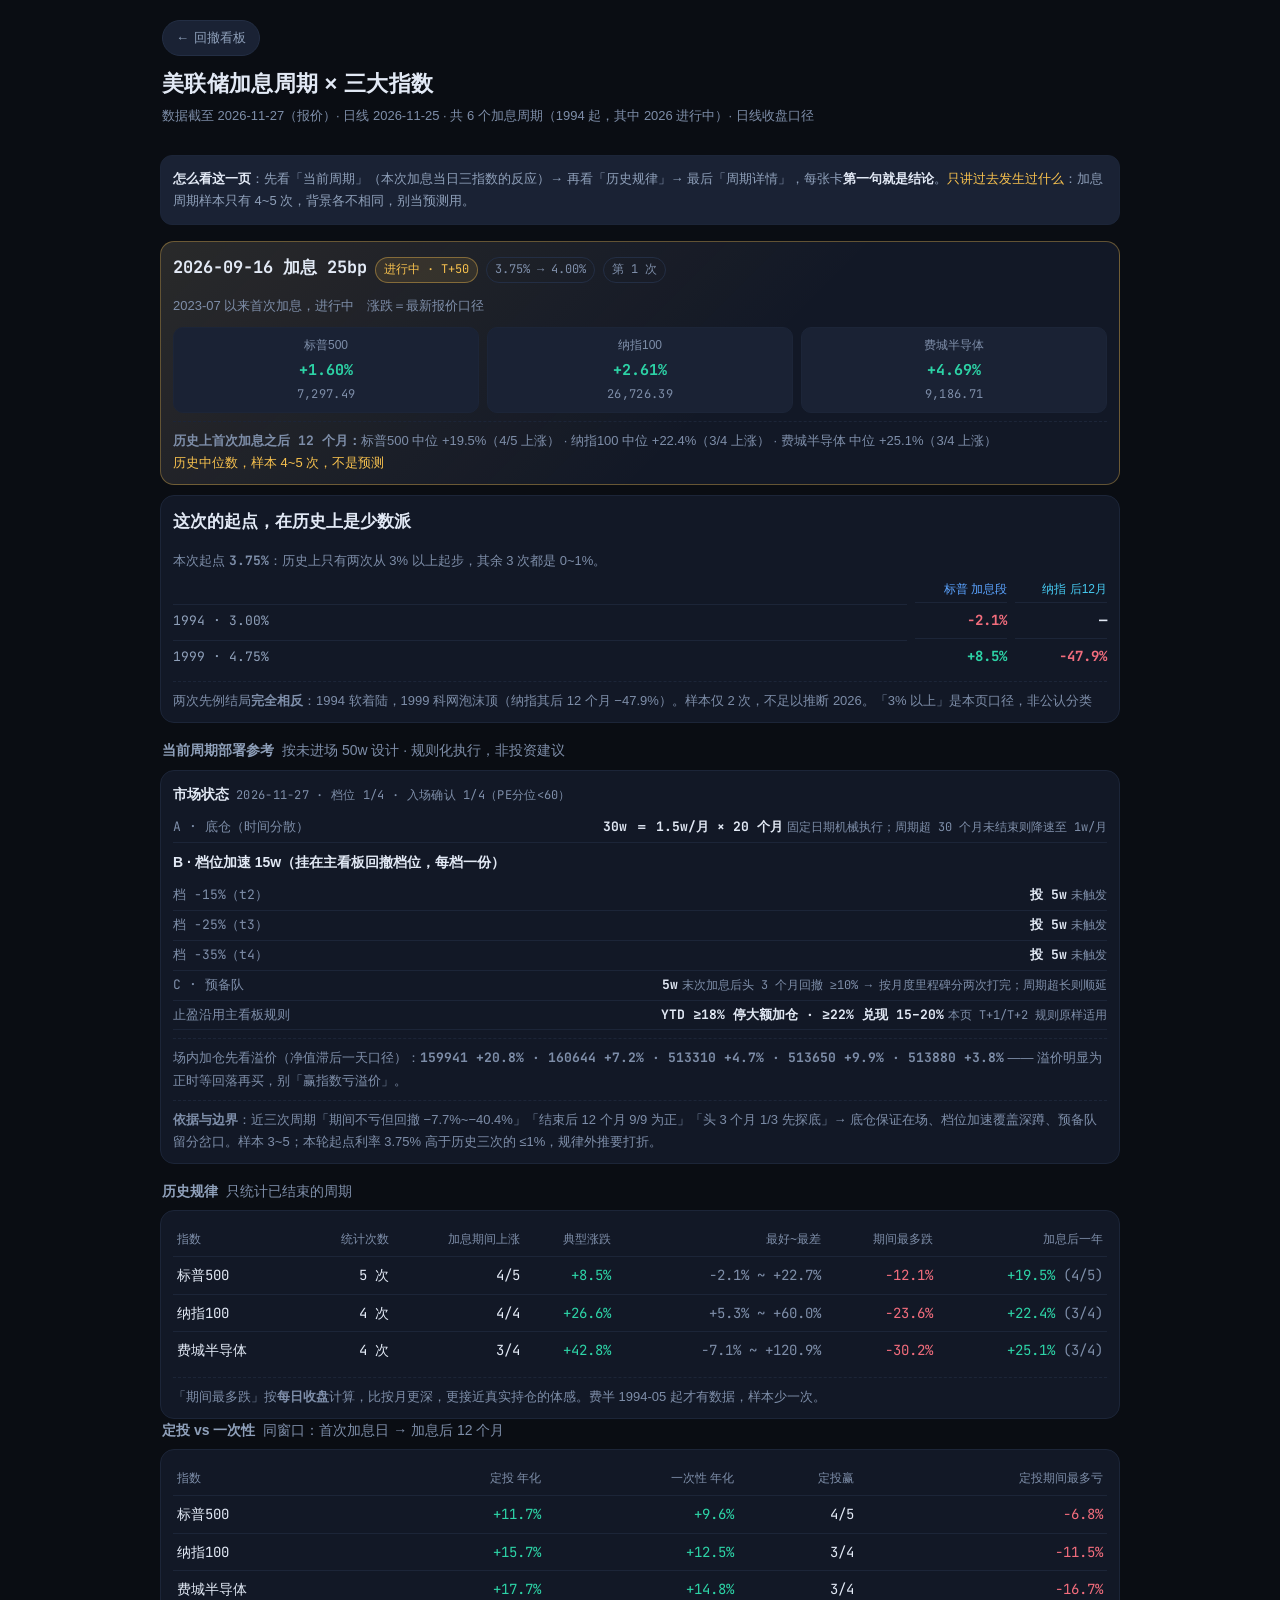
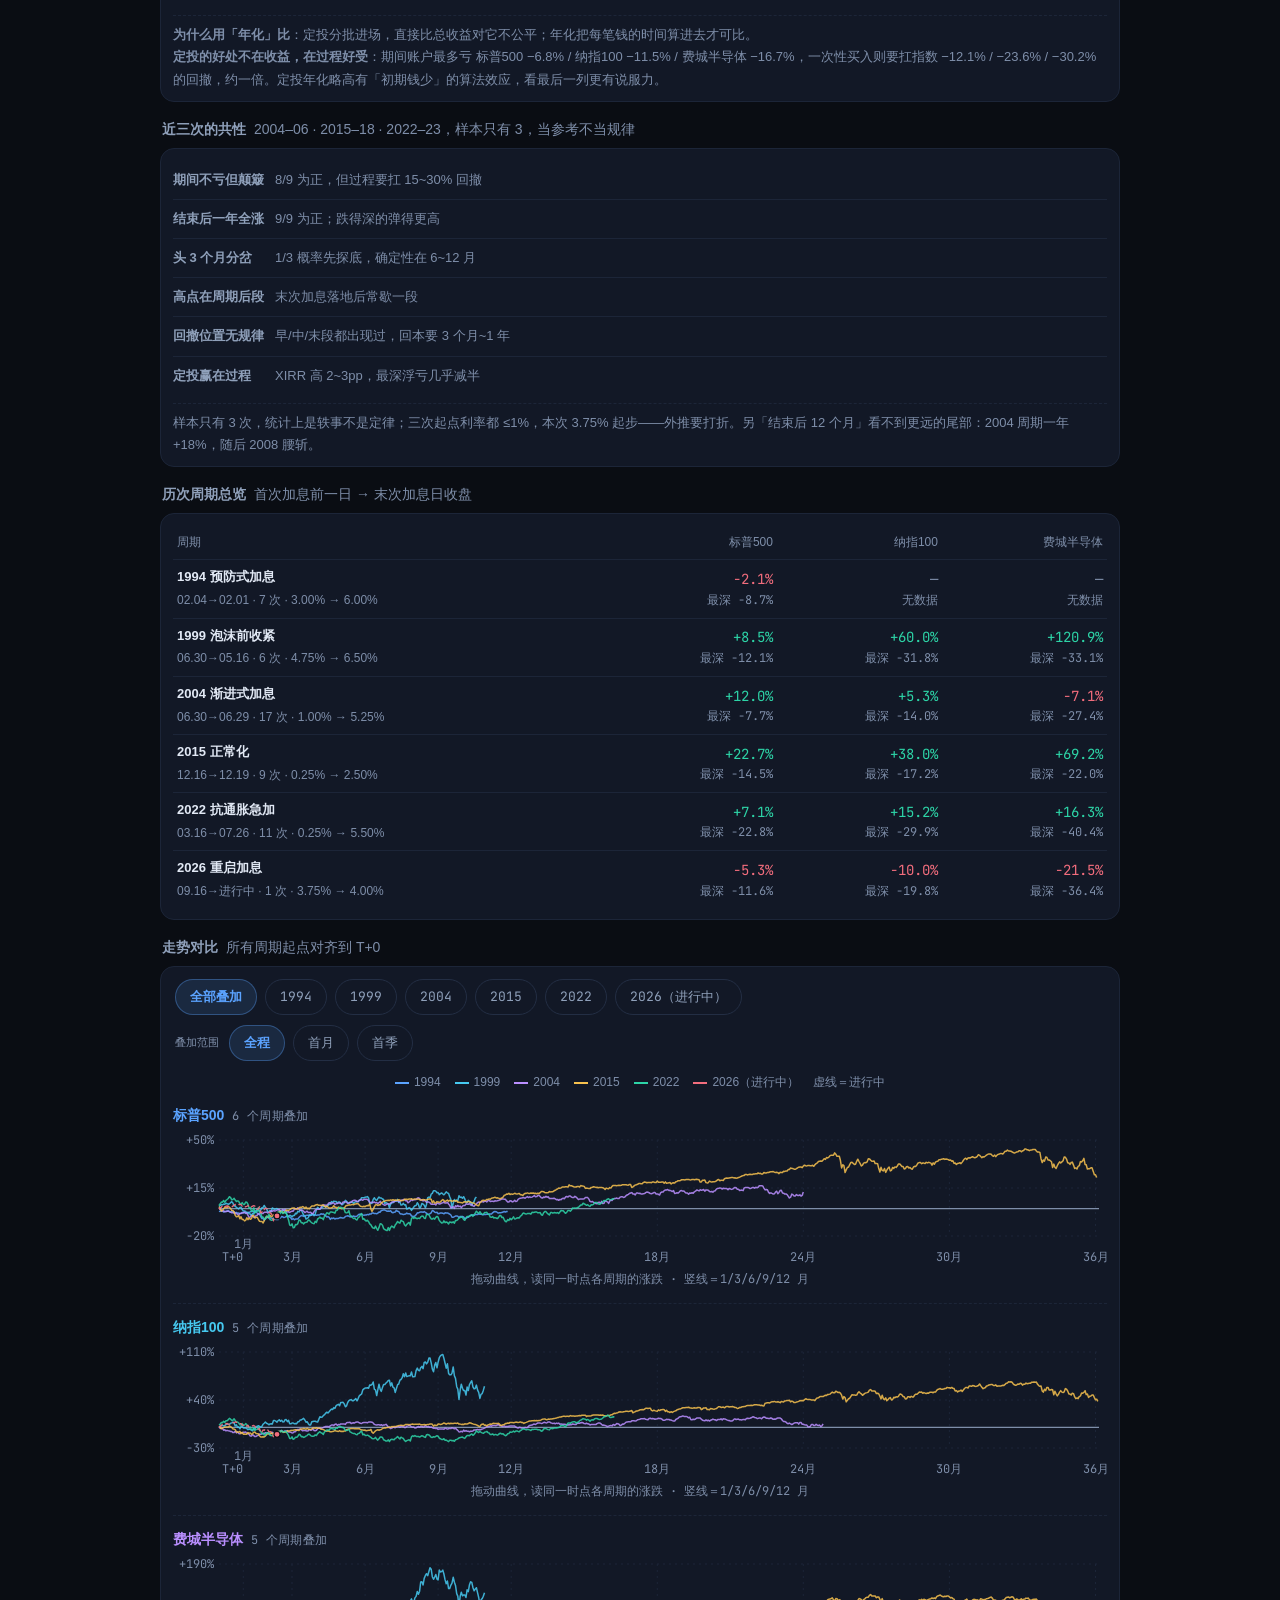
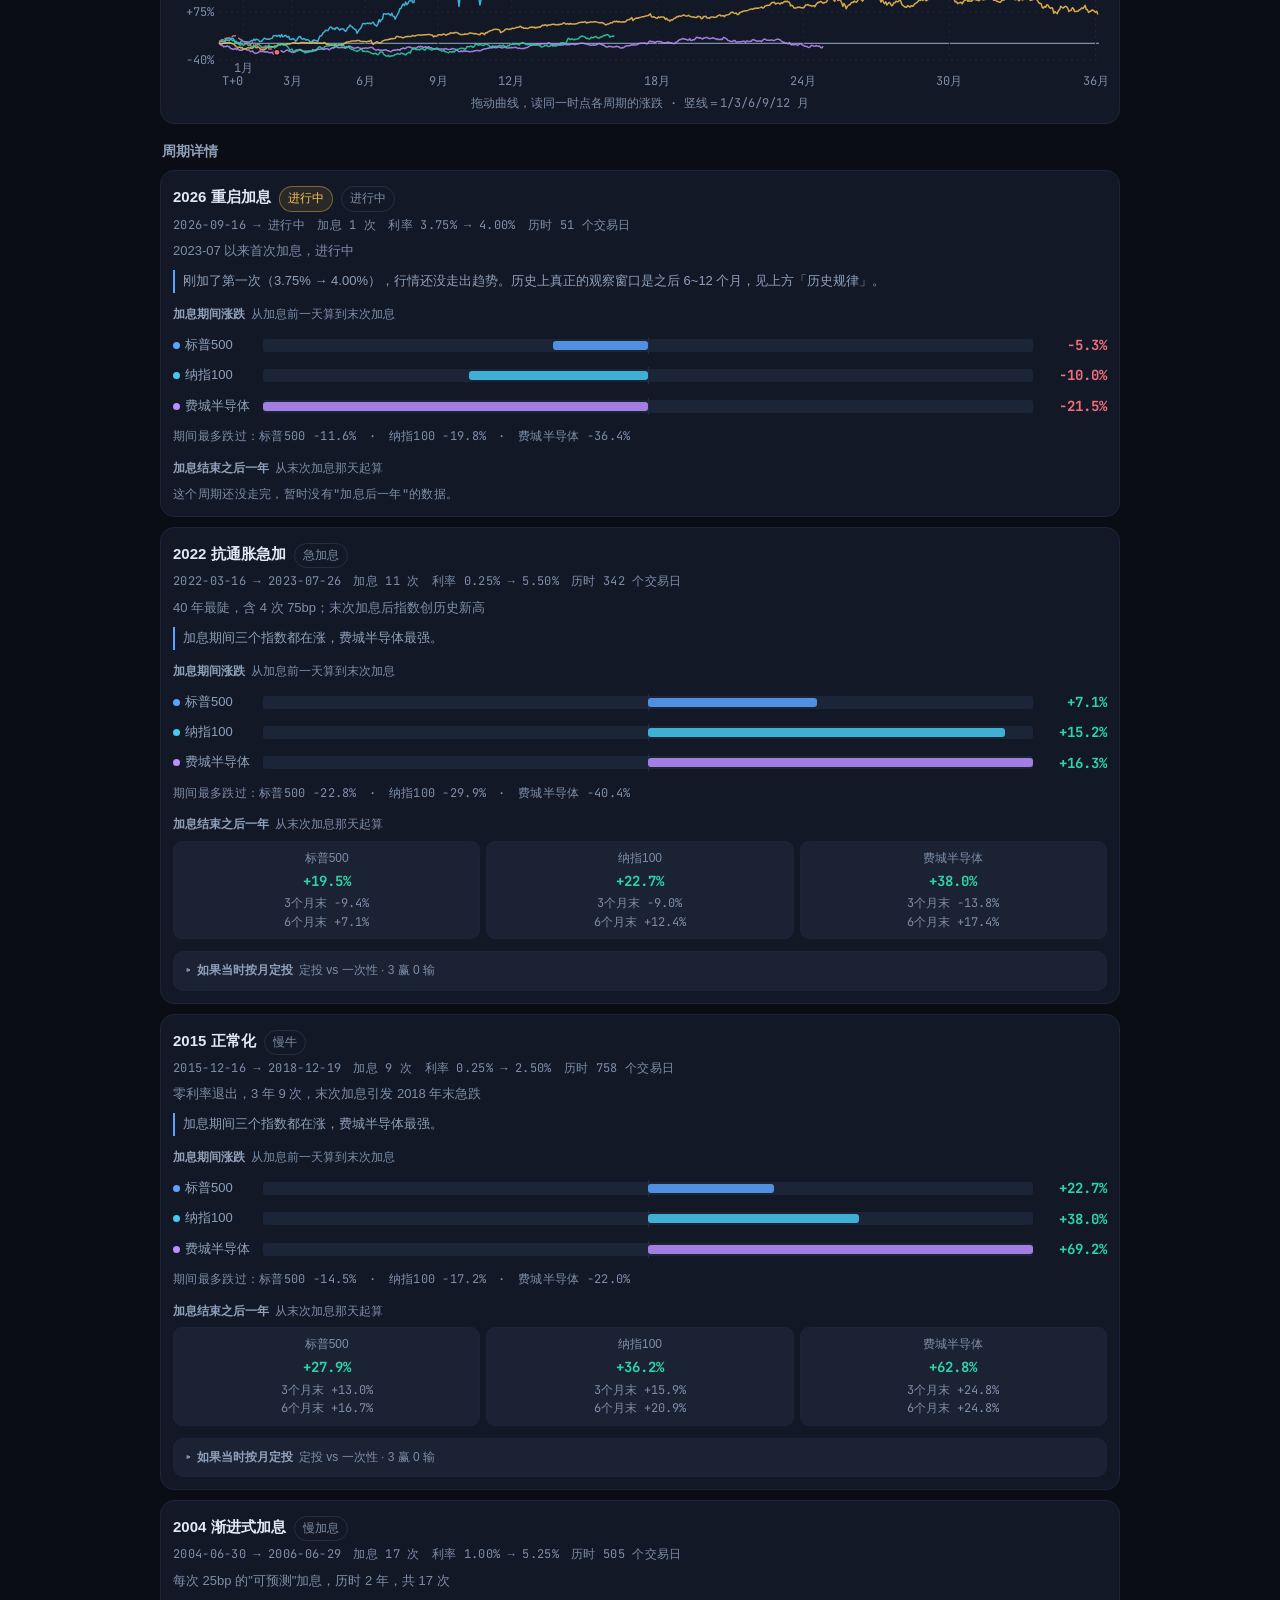
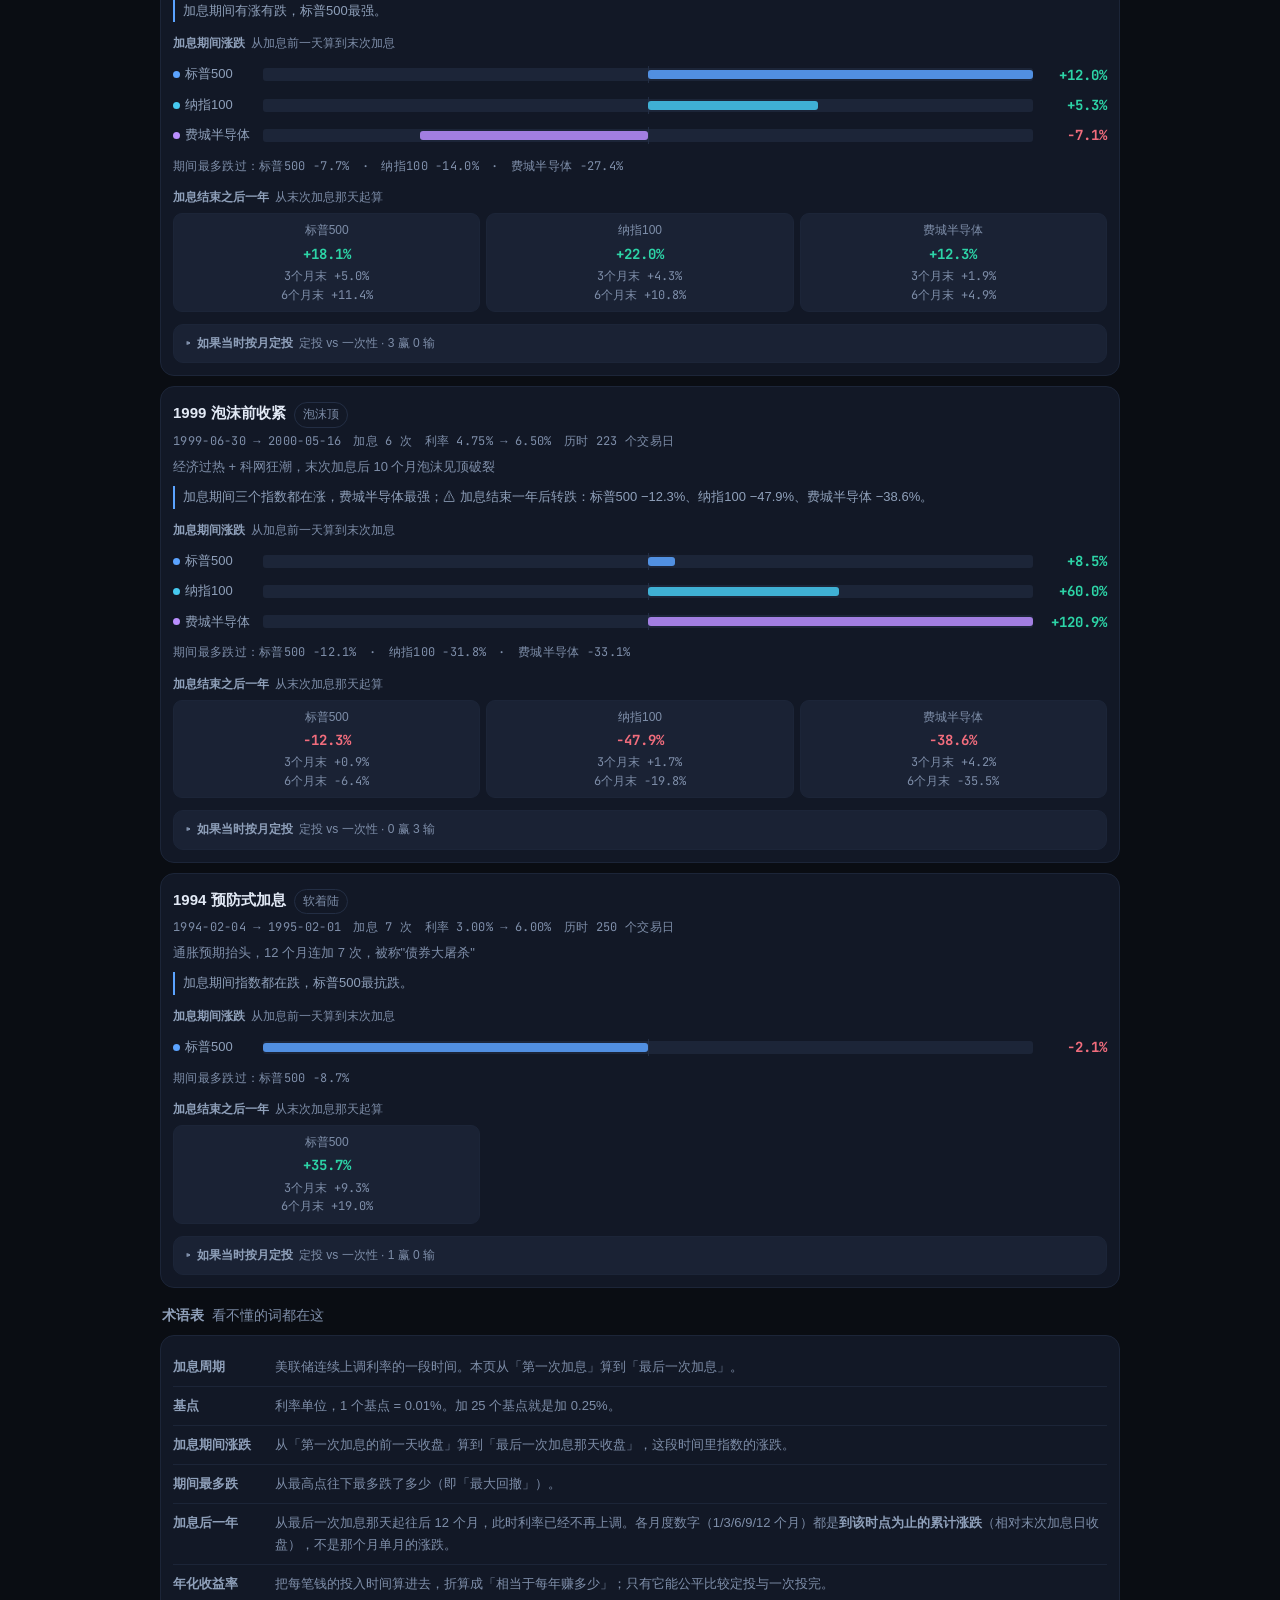
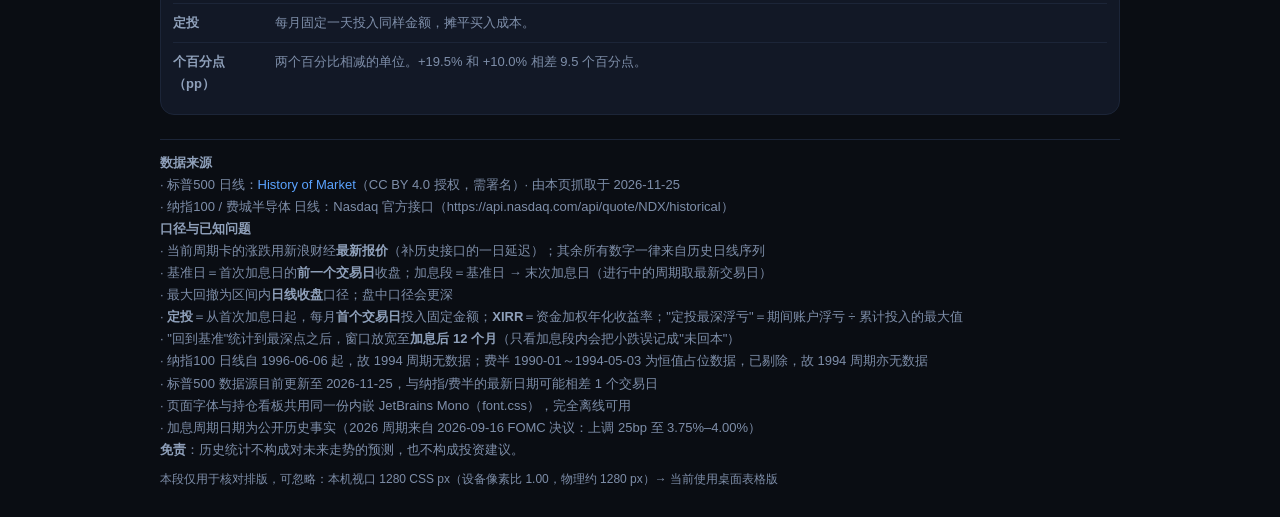
<file: fed-cycle/index.html>
<!DOCTYPE html>
<html lang="zh-CN">
<head>
<meta charset="UTF-8">
<meta name="viewport" content="width=device-width, initial-scale=1, viewport-fit=cover">
<title>美联储加息周期 × 三大指数 · 回测看板</title>
<!-- 与持仓看板共用同一份内嵌字体（JetBrains Mono，base64 零外链），保证两处数字字形一致 -->
<link rel="icon" href="data:image/svg+xml,%3Csvg xmlns=%27http://www.w3.org/2000/svg%27 viewBox=%270 0 64 64%27%3E%3Crect width=%2764%27 height=%2764%27 rx=%2714%27 fill=%27%230a0d13%27/%3E%3Cpath d=%27M10 48 h12 v-11 h10 v-11 h10 v-9 h12%27 stroke=%27%232dd4a7%27 stroke-width=%276%27 fill=%27none%27 stroke-linecap=%27round%27 stroke-linejoin=%27round%27/%3E%3C/svg%3E">
  <link rel="stylesheet" href="../font.css">
<!-- 跨页共享令牌（色板 / 字体栈，2026-10-12 从本页 :root 抽出一份 ✓）—— 必须先于本页样式表
     ⚠ 用**同级副本** tokens.css（不是 ../）✗→✓：`../` 在"服务根不等于仓库根 / 部署漏拷上级文件"时取不到，
       而 --bg 一失效 body 的整条 background 就作废 → **背景全没** ✗（2026-10-12 实际踩到）。
       副本逐字节同根目录那份 ✓，由 scripts/sync-tokens.mjs 同步、check-tokens 把关 ✓ -->
<link rel="stylesheet" href="tokens.css">
<link rel="stylesheet" href="fed-cycle.css">
</head>
<body>
<div class="wrap">
  <header>
    <a class="navlink" href="../index.html"><span aria-hidden="true">←</span> 回撤看板</a>
    <h1>美联储加息周期 × 三大指数</h1>
    <div class="sub" id="head-sub"></div>
  </header>

  <div class="sec" id="sec-intro"></div>
  <div class="sec" id="sec-now"></div>
  <div class="sec" id="sec-plan"></div>
  <div class="sec" id="sec-summary"></div>

  <div class="sec">
    <div class="sec-title">近三次的共性 <span class="mute" style="font-weight:400">2004–06 · 2015–18 · 2022–23，样本只有 3，当参考不当规律</span></div>
    <div class="card">
      <!-- 2026-10-17 压缩：原来 6 条 × 3~5 行 ≈ 25 行连续文字，是全页最重的阅读负担。
           现在每条只留「结论 + 1 个数字」，完整推导放 title（悬停可见）。 -->
      <div class="glossary">
        <div><b>期间不亏但颠簸</b><span>8/9 为正，但过程要扛 15~30% 回撤</span></div>
        <div><b>结束后一年全涨</b><span>9/9 为正；跌得深的弹得更高</span></div>
        <div><b>头 3 个月分岔</b><span>1/3 概率先探底，确定性在 6~12 月</span></div>
        <div><b>高点在周期后段</b><span>末次加息落地后常歇一段</span></div>
        <div><b>回撤位置无规律</b><span>早/中/末段都出现过，回本要 3 个月~1 年</span></div>
        <div><b>定投赢在过程</b><span>XIRR 高 2~3pp，最深浮亏几乎减半</span></div>
      </div>
      <div class="note">样本只有 3 次，统计上是轶事不是定律；三次起点利率都 ≤1%，本次 3.75% 起步——外推要打折。另「结束后 12 个月」看不到更远的尾部：2004 周期一年 +18%，随后 2008 腰斩。</div>
    </div>
  </div>

  <div class="sec">
    <div class="sec-title">历次周期总览 <span class="mute" style="font-weight:400">首次加息前一日 → 末次加息日收盘</span></div>
    <div class="card scroll" id="sec-table"></div>
  </div>

  <div class="sec">
    <div class="sec-title">走势对比 <span class="mute" style="font-weight:400">所有周期起点对齐到 T+0</span></div>
    <div class="card">
      <div class="chips" id="view-chips"></div>
      <!-- 叠加视图的横轴缩放（2026-10-17 加）：2026 周期只有 23 个交易日，
           全程轴是 342 天，它只占最左 6.7% —— 加「首月/首季」才能和历次同期并排比较。 -->
      <div class="chips" id="span-chips">
        <span class="mute" style="font-size:11px;align-self:center;margin-right:2px;">叠加范围</span>
        <button class="chip on" data-span="0">全程</button>
        <button class="chip" data-span="21">首月</button>
        <button class="chip" data-span="63">首季</button>
      </div>
      <!-- 图例上移（2026-10-17）：原来在图下去、三张图之后，看第一张时根本不知道哪条线是哪个周期 -->
      <div class="legend" id="legend"></div>
      <div id="charts"></div>
    </div>
  </div>

  <div class="sec">
    <div class="sec-title">周期详情</div>
    <div class="cycles" id="sec-cycles"></div>
  </div>

  <div class="sec" id="sec-glossary"></div>

  <footer id="footer"></footer>
</div>

<script src="../data.js" onerror="window.__NO_MAIN_DATA=1"></script>
<script src="fed-data.js"></script>
<script>
const $ = (id) => document.getElementById(id);
const $$ = (sel) => Array.prototype.slice.call(document.querySelectorAll(sel));
const IDX = [['spx', '标普500', 'var(--spx)'], ['ndx', '纳指100', 'var(--ndx)'], ['sox', '费城半导体', 'var(--sox)']];
const pct = (v, dp) => {
  if (v === null || v === undefined || !isFinite(v)) return '—';
  if (v === 0) return '0.0%';                                   // 零不带正负号
  const d = dp === undefined ? (Math.abs(v) < 0.1 ? 2 : 1) : dp;  // 极小值多给一位，否则 0.02% 会显示成 +0.0%
  return (v > 0 ? '+' : v < 0 ? '−' : '') + Math.abs(v).toFixed(d) + '%';   // 负号用排版减号，与金额一致
};
const cls = (v) => (v === null || v === undefined ? '' : v > 0 ? 'up' : 'down');
/* 手机版的一行「标签 …… 数值」（宽表在手机上要横滑，换成这个读起来顺） */
const mRow = (t, v, c, sub) => '<div class="mrow"><span>' + t + '</span><b class="' + (c || '') + '">' + v + (sub ? '<em>' + sub + '</em>' : '') + '</b></div>';
const dot = (color) => '<i style="display:inline-block;width:7px;height:7px;border-radius:50%;background:' + color + ';margin-right:5px"></i>';
const md = (d) => (d ? d.slice(5).replace('-', '.') : '');

/* ── 头部：页脚已有完整的来源与授权说明，这里只留一行 ── */
/* 页头日期（2026-10-24 修）：原来只印 META.fetchedAt ＝ **日线序列**的末日（见 scripts/fetch.mjs），
   而 quotes（新浪实时报价）常常比日线新一个交易日 → 页头写「数据截至 10-22」、下方报价卡却是 10-23 ✗
   自相矛盾（用户 10-24 指出）。现在取两者**较新**的那个当「数据截至」，不一致时把日线日也写出来 ✓。
   ⚠ META.fetchedAt 的语义**不改**：页脚那句「标普500 数据源目前更新至 …」说的正是日线末日 ✓。 */
const quoteD = Object.values(META.quotes || {}).map((q) => q && q.asOf).filter((d) => /^\d{4}-\d{2}-\d{2}$/.test(String(d))).sort().at(-1) || null;
const headD = [META.fetchedAt, quoteD].filter((d) => /^\d{4}-\d{2}-\d{2}$/.test(String(d))).sort().at(-1);
$('head-sub').innerHTML = '数据截至 ' + headD
  + (quoteD && quoteD > String(META.fetchedAt) ? '（报价）· 日线 ' + META.fetchedAt : '')
  + ' · 共 ' + CYCLES.length + ' 个加息周期（1994 起，其中 2026 进行中）· 日线收盘口径';

/* ── 导语：给第一次打开的人 ── */
$('sec-intro').innerHTML = '<div class="intro">'
  + '<b>怎么看这一页</b>：先看「当前周期」（本次加息当日三指数的反应）→ 再看「历史规律」→ 最后「周期详情」，每张卡<b>第一句就是结论</b>。'
  + '<span class="warn">只讲过去发生过什么</span>：加息周期样本只有 4~5 次，背景各不相同，别当预测用。'
  + '</div>';

/* ── 术语表 ── */
$('sec-glossary').innerHTML = '<div class="sec-title">术语表 <span class="mute" style="font-weight:400">看不懂的词都在这</span></div>'
  + '<div class="card"><div class="glossary">'
  + [['加息周期', '美联储连续上调利率的一段时间。本页从「第一次加息」算到「最后一次加息」。'],
     ['基点', '利率单位，1 个基点 = 0.01%。加 25 个基点就是加 0.25%。'],
     ['加息期间涨跌', '从「第一次加息的前一天收盘」算到「最后一次加息那天收盘」，这段时间里指数的涨跌。'],
     ['期间最多跌', '从最高点往下最多跌了多少（即「最大回撤」）。'],
     ['加息后一年', '从最后一次加息那天起往后 12 个月，此时利率已经不再上调。各月度数字（1/3/6/9/12 个月）都是<b>到该时点为止的累计涨跌</b>（相对末次加息日收盘），不是那个月单月的涨跌。'],
     ['年化收益率', '把每笔钱的投入时间算进去，折算成「相当于每年赚多少」；只有它能公平比较定投与一次投完。'],
     ['定投', '每月固定一天投入同样金额，摊平买入成本。'],
     ['个百分点（pp）', '两个百分比相减的单位。+19.5% 和 +10.0% 相差 9.5 个百分点。']]
    .map(([t, d]) => '<div><b>' + t + '</b><span>' + d + '</span></div>').join('')
  + '</div></div>';

/* ── 当前周期 ── */
const now = CYCLES.find((c) => c.ongoing);
if (now) {
  /* 加息后已过几个交易日：以纳指（数据最新）的 T+N 曲线长度为准 */
  const tN = now.idx.ndx ? now.idx.ndx.curve.length - 1 : 0;
  /* 优先用最新报价：历史接口有一天延迟，报价能补上加息当日的收盘 */
  const cells = IDX.map(([k, label]) => {
    const q = META.quotes && META.quotes[k];
    if (q) return '<div><div class="k-label">' + label + '</div>'
      /* 几乎收平（2026-10-24 加）：与主看板同一条判据 —— |chg| < 0.005 时印「≈0.00%」走中性色，
         不再用绿色 up 表示「等于 0」✗（10-23 的 NDX 实际 −0.004%） */
      + '<div class="k-val ' + (Math.abs(q.chgPct) < 0.005 ? 'mute' : cls(q.chgPct)) + '"'
      + (Math.abs(q.chgPct) < 0.005 ? ' title="当日几乎收平（|涨跌| < 0.005%）；不是没开盘 ✗"' : '')
      + '>' + (Math.abs(q.chgPct) < 0.005 ? '≈0.00%' : pct(q.chgPct, 2)) + '</div>'
      + '<div class="k-sub">' + q.price.toLocaleString('en-US', { maximumFractionDigits: 2 }) + '</div></div>';
    const x = now.idx[k];
    return '<div><div class="k-label">' + label + '</div>'
      + (x ? '<div class="k-val ' + cls(x.ret) + '">' + pct(x.ret, 2) + '</div><div class="k-sub">' + x.dataTo + ' 收 ' + x.end.c.toLocaleString('en-US') + '</div>'
           : '<div class="k-val mute">—</div><div class="k-sub">暂无数据</div>')
      + '</div>';
  }).join('');
  const hist = IDX.map(([k, label]) => {
    const s = SUMMARY[k];
    return label + ' 中位 ' + pct(s.m12Med) + '（' + s.m12Up + '/' + s.m12N + ' 上涨）';
  }).join(' · ');
  $('sec-now').innerHTML = '<div class="card now">'
    + '<div class="now-h"><b>2026-09-16 加息 25bp</b><span class="pill hot">进行中 · T+' + tN + (tN === 0 ? '（加息当日）' : '') + '</span>'
    + '<span class="pill">' + now.rate + '</span><span class="pill">第 1 次</span></div>'
    + '<div class="note" style="border:0;padding-top:7px;margin-top:5px">' + now.why
    + '　<span class="mute">涨跌＝最新报价口径</span></div>'
    + '<div class="now-grid">' + cells + '</div>'
    + '<div class="note"><b>历史上首次加息之后 12 个月：</b>' + hist
    + '<br><span class="warn">历史中位数，样本 4~5 次，不是预测</span></div>'
    + '</div>';

  /* 本次的起点在历史上属于少数派 —— 这个结论完全来自本页的周期表，不是外部说法 */
  const hiStart = CYCLES.filter((c) => c.id !== '2026' && parseFloat(c.rate) >= 3);
  const loStart = CYCLES.filter((c) => c.id !== '2026' && parseFloat(c.rate) < 3);
  $('sec-now').innerHTML += '<div class="card" style="margin-top:10px">'
    + '<div class="now-h"><b>这次的起点，在历史上是少数派</b></div>'
    + '<div class="note" style="border:0;padding-top:6px">'
    + '本次起点 <b>3.75%</b>：历史上只有两次从 3% 以上起步，其余 ' + loStart.length + ' 次都是 0~1%。'
    + '</div><div class="cmp">'
    + '<div class="h"></div><div class="h" style="color:var(--spx)">标普 加息段</div><div class="h" style="color:var(--ndx)">纳指 后12月</div>'
    + hiStart.map((c) => {
        const a = c.idx.spx, b = c.idx.ndx;
        return '<div class="id">' + c.id + ' · ' + c.rate.split(' → ')[0] + '</div>'
          + '<div class="v ' + cls(a.ret) + '">' + pct(a.ret) + '</div>'
          + '<div class="v ' + cls(b ? b.mo.m12 : null) + '">' + pct(b ? b.mo.m12 : null) + '</div>';
      }).join('')
    + '</div><div class="note">两次先例结局<b>完全相反</b>：1994 软着陆，1999 科网泡沫顶（纳指其后 12 个月 −47.9%）。'
    + '样本仅 2 次，不足以推断 2026。<span class="mute">「3% 以上」是本页口径，非公认分类</span></div>'
    + '</div>';
}

/* ── 当前周期部署参考：把主看板的档位/确认/溢价变成执行清单 ──
   金额按 50w 未进场资金设计（PLAN 常量可改）；依赖 ../data.js，独立部署时整卡隐藏。 */
const PLAN = { total: 500000, basePct: 0.6, accelPct: 0.3, months: 20 };
function renderPlan() {
  if (typeof DEFAULT === "undefined" || window.__NO_MAIN_DATA) { $("sec-plan").innerHTML = ""; return; }
  const d = DEFAULT, R = DECISION_RULES;
  const w = d.ndx, dd = (w.close / w.ath - 1) * 100;
  const bands = [d.thresholds.t1, d.thresholds.t2, d.thresholds.t3, d.thresholds.t4];
  const level = bands.filter(t => dd <= t + 1e-9).length;
  const conf = [[w.close > w.ma200, "NDX>MA200"], [w.rsi < R.rsiConfirm, "RSI<" + R.rsiConfirm], [d.vix > R.vixConfirm, "VIX>" + R.vixConfirm], [d.pePct < R.peConfirm, "PE分位<" + R.peConfirm]];
  const confN = conf.filter(c => c[0]).length;
  const fmtW = v => (v / 10000).toFixed(1).replace(/\.0$/, "") + "w";
  const mrow = (t, v, cls, sub) => '<div class="mrow"><span>' + t + '</span><b class="' + (cls || "") + '">' + v + (sub ? "<em>" + sub + "</em>" : "") + "</b></div>";
  const accel = PLAN.total * PLAN.accelPct, per = accel / 3;
  const bandRows = [["−15%（t2）", dd <= bands[1] + 1e-9], ["−25%（t3）", dd <= bands[2] + 1e-9], ["−35%（t4）", dd <= bands[3] + 1e-9]]
    .map(([lab, hit]) => mrow("档 " + lab, "投 " + fmtW(per), hit ? "up" : "", hit ? "已到档 ✓ 执行" : "未触发")).join("");
  const prem = Object.entries((typeof POSITIONS !== "undefined" && POSITIONS.premiums) || {})
    .map(([code, v]) => code + " " + (v.pct >= 0 ? "+" : "") + v.pct.toFixed(1) + "%").join(" · ");
  const confTxt = conf.filter(c => c[0]).map(c => c[1]).join("、") || "无";
  $("sec-plan").innerHTML = '<div class="sec-title">当前周期部署参考 <span class="mute" style="font-weight:400">按未进场 ' + fmtW(PLAN.total) + ' 设计 · 规则化执行，非投资建议</span></div>'
    + '<div class="card">'
    + '<div class="mcard-h">市场状态 <span>' + d.date + ' · 档位 ' + level + '/4 · 入场确认 ' + confN + '/4（' + confTxt + '）</span></div>'
    + mrow("A · 底仓（时间分散）", fmtW(PLAN.total * PLAN.basePct) + " ＝ " + fmtW(PLAN.total * PLAN.basePct / PLAN.months) + "/月 × " + PLAN.months + " 个月", "", "固定日期机械执行；周期超 30 个月未结束则降速至 1w/月")
    + '<div class="mcard-h" style="margin-top:8px">B · 档位加速 ' + fmtW(accel) + '（挂在主看板回撤档位，每档一份）</div>'
    + bandRows
    + mrow("C · 预备队", fmtW(PLAN.total * (1 - PLAN.basePct - PLAN.accelPct)), "", "末次加息后头 3 个月回撤 ≥10% → 按月度里程碑分两次打完；周期超长则顺延")
    + mrow("止盈沿用主看板规则", "YTD ≥" + R.t1Ytd + "% 停大额加仓 · ≥" + R.t2Ytd + "% 兑现 15–20%", "", "本页 T+1/T+2 规则原样适用")
    + (prem ? '<div class="note">场内加仓先看溢价（净值滞后一天口径）：<b>' + prem + "</b> —— 溢价明显为正时等回落再买，别「赢指数亏溢价」。</div>" : "")
    + '<div class="note"><b>依据与边界</b>：近三次周期「期间不亏但回撤 −7.7%~−40.4%」「结束后 12 个月 9/9 为正」「头 3 个月 1/3 先探底」→ 底仓保证在场、档位加速覆盖深蹲、预备队留分岔口。样本 3~5；本轮起点利率 3.75% 高于历史三次的 ≤1%，规律外推要打折。</div>'
    + "</div>";
}
renderPlan();

/* ── 汇总规律 ── */
$('sec-summary').innerHTML = '<div class="sec-title">历史规律 <span class="mute" style="font-weight:400">只统计已结束的周期</span></div>'
  + '<div class="card">'
  /* 手机：每个指数一张小卡 */
  + '<div class="mob-only">' + IDX.map(([k, label, color]) => {
      const s = SUMMARY[k];
      return '<div class="mcard"><div class="mcard-h">' + dot(color) + label + '<span>' + s.n + ' 次</span></div>'
        + mRow('加息期间上涨', s.upCount + '/' + s.n + ' 次')
        + mRow('典型涨跌', pct(s.retMed), cls(s.retMed))
        + mRow('最好 / 最差', pct(s.retMax) + ' / ' + pct(s.retMin))
        + mRow('期间最多跌', pct(s.ddMed), 'down')
        + mRow('加息后一年', pct(s.m12Med), cls(s.m12Med), s.m12Up + '/' + s.m12N + ' 上涨')
        + '</div>';
    }).join('') + '</div>'
  + '<div class="desk-only scroll"><table class="tbl">'
  + '<tr><th>指数</th><th>统计次数</th><th>加息期间上涨</th><th>典型涨跌</th><th>最好~最差</th><th>期间最多跌</th><th>加息后一年</th></tr>'
  + IDX.map(([k, label]) => {
      const s = SUMMARY[k];
      return '<tr><td>' + label + '</td><td>' + s.n + ' 次</td><td>' + s.upCount + '/' + s.n + '</td>'
        + '<td class="' + cls(s.retMed) + '">' + pct(s.retMed) + '</td>'
        + '<td class="mute">' + pct(s.retMin) + ' ~ ' + pct(s.retMax) + '</td>'
        + '<td class="down">' + pct(s.ddMed) + '</td>'
        + '<td class="' + cls(s.m12Med) + '">' + pct(s.m12Med) + ' <span class="mute">(' + s.m12Up + '/' + s.m12N + ')</span></td></tr>';
    }).join('')
  + '</table></div><div class="note">「期间最多跌」按<b>每日收盘</b>计算，比按月更深，更接近真实持仓的体感。'
  + '费半 1994-05 起才有数据，样本少一次。</div></div>'
  /* ── 定投 vs 一次性 ── */
  + '<div class="sec-title">定投 vs 一次性 <span class="mute" style="font-weight:400">同窗口：首次加息日 → 加息后 12 个月</span></div>'
  + '<div class="card">'
  + '<div class="mob-only">' + IDX.map(([k, label, color]) => {
      const s = SUMMARY[k];
      const win = s.dcaWins >= s.pairedN / 2;
      return '<div class="mcard"><div class="mcard-h">' + dot(color) + label + '<span>' + s.pairedN + ' 次对比</span></div>'
        + mRow('定投 年化', pct(s.dcaXirrMed), cls(s.dcaXirrMed))
        + mRow('一次性 年化', pct(s.lumpXirrMed), cls(s.lumpXirrMed))
        + mRow('定投赢的次数', s.dcaWins + '/' + s.pairedN + ' 次', win ? 'up' : '')
        + mRow('定投期间最多亏', pct(s.dcaWorstMed), 'down')
        + '</div>';
    }).join('') + '</div>'
  + '<div class="desk-only scroll"><table class="tbl">'
  + '<tr><th>指数</th><th>定投 年化</th><th>一次性 年化</th><th>定投赢</th><th>定投期间最多亏</th></tr>'
  + IDX.map(([k, label]) => {
      const s = SUMMARY[k];
      return '<tr><td>' + label + '</td>'
        + '<td class="' + cls(s.dcaXirrMed) + '">' + pct(s.dcaXirrMed) + '</td>'
        + '<td class="' + cls(s.lumpXirrMed) + '">' + pct(s.lumpXirrMed) + '</td>'
        + '<td>' + s.dcaWins + '/' + s.pairedN + '</td>'
        + '<td class="down">' + pct(s.dcaWorstMed) + '</td></tr>';
    }).join('')
  + '</table></div>'
  + '<div class="note"><b>为什么用「年化」比</b>：定投分批进场，直接比总收益对它不公平；年化把每笔钱的时间算进去才可比。'
  + '<br><b>定投的好处不在收益，在过程好受</b>：期间账户最多亏 '
  + IDX.map(([k, label]) => label + ' ' + pct(SUMMARY[k].dcaWorstMed)).join(' / ')
  + '，一次性买入则要扛指数 ' + IDX.map(([k]) => pct(SUMMARY[k].ddMed)).join(' / ') + ' 的回撤，约一倍。'
  + '定投年化略高有「初期钱少」的算法效应，看最后一列更有说服力。</div></div>';

/* ── 总览表 ── */
$('sec-table').innerHTML = '<div class="mob-only">' + CYCLES.map((c) => '<div class="mcard">'
    + '<div class="mcard-h">' + c.name + '<span>' + c.hikes + ' 次 · ' + c.rate + '</span></div>'
    + IDX.map(([k, label, color]) => {
        const x = c.idx[k];
        return '<div class="mrow"><span>' + dot(color) + label + '</span><b class="' + (x ? cls(x.ret) : '') + '">'
          + (x ? pct(x.ret) + '<em>最多跌 ' + pct(x.dd) + '</em>' : '—<em>无数据</em>') + '</b></div>';
      }).join('')
    + '</div>').join('') + '</div>'
  + '<div class="desk-only scroll"><table class="tbl">'
  + '<tr><th>周期</th><th>标普500</th><th>纳指100</th><th>费城半导体</th></tr>'
  + CYCLES.map((c) => {
      return '<tr><td class="cyc"><b>' + c.name + '</b><span>' + md(c.first) + (c.last ? '→' + md(c.last) : '→进行中') + ' · ' + c.hikes + ' 次 · ' + c.rate + '</span></td>'
        + IDX.map(([k]) => {
            const x = c.idx[k];
            if (!x) return '<td class="mute">—<span class="dd">无数据</span></td>';
            return '<td class="' + cls(x.ret) + '">' + pct(x.ret) + '<span class="dd">最深 ' + pct(x.dd) + '</span></td>';
          }).join('')
        + '</tr>';
    }).join('')
  + '</table></div>';

/* ── T+N 曲线 ──
 * 按容器实际像素绘制（1 单位 = 1 像素），文字才是恒定 10px；
 * 若用固定 viewBox 缩放，宽屏下字会被放大成糊状。 */
const PALETTE = ['#5ba3ff', '#46c9f0', '#ba8fff', '#f7c14e', '#2dd4a7', '#f26d7d'];
/* 叠加视图的里程碑：从首次加息（T+0）起算的月度点，超过一年后每半年一条 */
const T0_MARKS = (xMax) => [[21, "1月"], [63, "3月"], [126, "6月"], [189, "9月"], [252, "12月"]]
  .concat(Array.from({ length: Math.max(0, Math.floor((xMax - 252) / 126)) }, (_, i) => [(18 + i * 6) * 21, (18 + i * 6) + "月"]))
  .filter(m => m[0] <= xMax);
function chartBox(el, seriesList, yMin, yMax, xMax, opts) {
  /* 手机上把图放高一点（宽约 316~368px，高 158 更接近 2:1，比扁图好读）；
     左侧留 42px 给 "+120%" 这类 11px 的刻度文字 */
  const W = el.clientWidth || 340, H = opts.h || (W < 560 ? 162 : 136);
  const mL = 46, mR = 8, mT = 10, mB = 30;   /* mB=30：x 轴标签行与 Y 轴最低刻度分层，左下角不再叠字 */
  const px = (n) => mL + (n / (xMax || 1)) * (W - mL - mR);
  const py = (v) => mT + (yMax - v) / ((yMax - yMin) || 1) * (H - mT - mB);
  let svg = '<svg width="' + W + '" height="' + H + '" viewBox="0 0 ' + W + ' ' + H + '" role="img" aria-label="' + (opts.title || '走势') + '">';
  [yMax, (yMax + yMin) / 2, yMin].forEach((t) => {
    svg += '<line x1="' + mL + '" y1="' + py(t).toFixed(1) + '" x2="' + (W - mR) + '" y2="' + py(t).toFixed(1) + '" stroke="var(--line-soft)" stroke-dasharray="2 4"/>'
      + '<text x="' + (mL - 5) + '" y="' + (py(t) + 3.5).toFixed(1) + '" text-anchor="end" fill="var(--tx3)" style="font:12px var(--mono)">' + (t > 0 ? '+' : '') + t.toFixed(0) + '%</text>';
  });
  if (yMin < 0 && yMax > 0)
    svg += '<line x1="' + mL + '" y1="' + py(0).toFixed(1) + '" x2="' + (W - mR) + '" y2="' + py(0).toFixed(1) + '" stroke="var(--tx3)" stroke-width="1.2"/>';
  /* 横轴：T+0（首次加息）。叠加视图里程碑从 T+0 起算；单周期视图由 opts.marks/split
     传入「末次加息分界 + 结束后 1/3/6/9/12 月」（口径与 kv 数字同源）。
     标签两行交错放置，行内放不下就省文字（竖线与吸附读数仍在）。 */
  svg += '<text x="' + (mL + 3) + '" y="' + (H - 5) + '" text-anchor="start" fill="var(--tx3)" style="font:12px var(--mono)">T+0</text>';
  const wLab = (lab) => [...lab].reduce((w2, c2) => w2 + (/[\u4e00-\u9fa5]/.test(c2) ? 12 : 7.2), 0);
  const rowsRight = [mL + 35, mL - 2];   /* 每行最右占位：row0 顶开 T+0 文字（至 mL+32），row1 可从轴起 */
  const place = (n, lab) => {
    const x = px(n), half = wLab(lab) / 2;
    for (let r = 0; r < 2; r++) {
      if (x - half >= rowsRight[r]) {
        rowsRight[r] = x + half;
        svg += '<text x="' + x.toFixed(1) + '" y="' + (H - 5 - r * 13) + '" text-anchor="middle" fill="var(--tx3)" style="font:12px var(--mono)">' + lab + '</text>';
        return;
      }
    }
  };
  (opts.marks || T0_MARKS(xMax)).forEach(([n, lab]) => {
    const mx = px(n).toFixed(1);
    svg += '<line x1="' + mx + '" y1="' + mT + '" x2="' + mx + '" y2="' + (H - mB) + '" stroke="var(--line-soft)" stroke-dasharray="2 4"/>';
    place(n, lab);
  });
  if (opts.split !== undefined && opts.split !== null) {
    const sx = px(opts.split).toFixed(1);
    svg += '<line x1="' + sx + '" y1="' + mT + '" x2="' + sx + '" y2="' + (H - mB) + '" stroke="var(--warn)" stroke-width="1.2" opacity=".85"/>'
      + '<text x="' + sx + '" y="' + (mT + 9) + '" text-anchor="middle" fill="var(--warn)" style="font:12px var(--mono)">末次加息</text>';
  }
  seriesList.forEach((s) => {
    if (!s.pts || !s.pts.length) return;
    /* 截断到当前横轴范围（2026-10-17）：「首月/首季」档下超出 xMax 的点不画，
       否则 px() 会把它们推到画布右侧之外，polyline 会在边缘糊成一条竖线。 */
    const pts = s.pts.filter((p) => p.n <= xMax);
    if (!pts.length) return;
    svg += '<polyline points="' + pts.map((p) => px(p.n).toFixed(1) + ',' + py(p.v).toFixed(1)).join(' ') + '" fill="none" stroke="' + s.color + '" stroke-width="' + (s.strong ? 2.2 : (s.dash ? 1.3 : 1.5)) + '" stroke-linejoin="round"'
      + (s.dash ? ' stroke-dasharray="5 3"' : '') + ' opacity="' + (s.alpha || 1) + '"/>';
  });
  /* 进行中周期的末端点（2026-10-17）：2026 只有 22 根、叠在 342 根长的轴里只占最左一小段，
     不标末端几乎看不出来 —— 画一个实心点表示「数据到此为止」。 */
  seriesList.filter((s) => s.dash && s.pts && s.pts.length).forEach((s) => {
    const pts = s.pts.filter((p) => p.n <= xMax);
    if (!pts.length) return;
    const p = pts[pts.length - 1];
    svg += '<circle cx="' + px(p.n).toFixed(1) + '" cy="' + py(p.v).toFixed(1) + '" r="3" fill="' + s.color + '" stroke="var(--bg)" stroke-width="1.2"/>';
  });
  /* 十字线 + 各序列吸附圆点（默认隐藏，pointer 事件驱动；几何参数存 el._geo 供换算） */
  svg += '<line class="xh" x1="' + mL + '" y1="' + mT + '" x2="' + mL + '" y2="' + (H - mB) + '" stroke="var(--tx3)" stroke-width="1" style="display:none"/>';
  seriesList.forEach((s, i) => {
    svg += '<circle class="xhd" data-i="' + i + '" r="3.5" fill="' + s.color + '" stroke="var(--bg)" stroke-width="1.5" style="display:none"/>';
  });
  svg += '</svg>';
  el._geo = { W, H, mL, mR, mT, mB, xMax, yMin, yMax };
  return svg;
}
let view = 'all';
let allSpan = 0;   // 叠加视图横轴：0 = 全程 / 21 = 首月 / 63 = 首季（2026-10-17 加）
/* 叠加视图的序列集（2026-10-17 改）：
   原来只叠 `!ongoing` 的已结束周期，进行中的 2026 完全不出现（用户问「全部叠加好像没有 2026」）。
   现在把进行中的也叠上，但用**虚线**区分 —— 它的曲线只有 22 个交易日，实线会被误读成"走完了"。
   颜色索引接着已结束周期排，保证与图例一一对应。 */
function allSeriesOf(k) {
  const done = CYCLES.filter((c) => !c.ongoing), live = CYCLES.filter((c) => c.ongoing);
  return [
    ...done.map((c, i) => { const x = c.idx[k]; return x ? { pts: x.curve, color: PALETTE[i % PALETTE.length], alpha: .85, label: c.id } : null; }),
    ...live.map((c, i) => { const x = c.idx[k]; return x ? { pts: x.curve, color: PALETTE[(done.length + i) % PALETTE.length], alpha: .95, dash: true, label: c.id + "（进行中）" } : null; }),
  ].filter(Boolean);
}
function renderCharts() {
  const done = CYCLES.filter((c) => !c.ongoing);
  const box = $('charts');
  /* 叠加范围只对「全部叠加」有意义；单周期视图的横轴由该周期的数据长度决定 */
  $('span-chips').style.display = view === 'all' ? '' : 'none';
  if (view === 'all') {
    /* 每个指数一张图，叠加历次周期 —— 看"同一个指数在历次加息中的路径差异"。
       2026（进行中）也叠进来，用虚线区分（见 allSeriesOf）。 */
    const fullMax = Math.max.apply(null, done.map((c) => Math.max.apply(null, IDX.map(([k]) => (c.idx[k] ? c.idx[k].curve.length : 0)))));
    const xMax = allSpan ? Math.min(allSpan, fullMax) : fullMax;
    /* y 轴按**当前横轴范围**取值域（2026-10-17）：首月档下若仍用全程的 ±50%，波动会被压成一条细带 */
    const yRangeOf = (series) => {
      const vs = series.flatMap((s) => s.pts.filter((p) => p.n <= xMax).map((p) => p.v)).concat([0]);
      return [Math.floor(Math.min.apply(null, vs) / 10) * 10, Math.ceil(Math.max.apply(null, vs) / 10) * 10];
    };
    box.innerHTML = IDX.map(([k, label, color]) => {
      const series = allSeriesOf(k);
      return '<div class="chart"><div class="chart-h"><b style="color:' + color + '">' + label + '</b><span>' + series.length + ' 个周期叠加</span></div>'
        + '<div class="cbox" data-idx="' + k + '"></div><div class="chart-readout">拖动曲线，读同一时点各周期的涨跌 · 竖线＝1/3/6/9/12 月</div></div>';
    }).join('');
    $('legend').innerHTML = allSeriesOf(IDX[0][0]).map((s) => '<span><i style="border-color:' + s.color + '"></i>' + s.label + '</span>').join('')
      + '<span class="mute">虚线＝进行中</span>';
    $$('.cbox').forEach((el) => {
      const k = el.dataset.idx;
      const series = allSeriesOf(k);
      const [yMin, yMax] = yRangeOf(series);
      el._draw = { k, yMin, yMax, xMax };
    });
  } else {
    const c = CYCLES.find((x) => x.id === view);
    const raw = IDX.map(([k]) => c.idx[k]).filter(Boolean);
    /* 全程序列：加息期间（T+0 起）＋ 结束后 12 个月（post 接在末次加息日之后） */
    const all = raw.map((x) => ({ pts: x.curve.concat((x.post || []).slice(1).map((p) => ({ n: x.curve.length + p.n, v: p.v, d: p.d }))) }));
    const xMax = Math.max.apply(null, all.map((s) => s.pts[s.pts.length - 1].n));
    const vs = all.flatMap((s) => s.pts.map((p) => p.v)).concat([0]);
    const yMin = Math.floor(Math.min.apply(null, vs) / 10) * 10, yMax = Math.ceil(Math.max.apply(null, vs) / 10) * 10;
    box.innerHTML = '<div class="chart"><div class="chart-h"><b>' + c.name + '</b><span>' + c.first + (c.last ? ' → ' + c.last : ' → 进行中') + ' · 全程＝加息期间＋结束后 12 个月</span></div><div class="cbox" data-cyc="' + c.id + '"></div><div class="chart-readout">拖动曲线 · 分界线左＝加息期间，右＝结束后（1/3/6/9/12 月自动吸附）</div></div>';
    $('legend').innerHTML = IDX.map(([k, label, color]) => { const x = c.idx[k]; return x ? '<span><i style="border-color:' + color + '"></i>' + label + ' 加息期间 ' + pct(x.ret) + '</span>' : '<span class="mute">' + label + ' 无数据</span>'; }).join('');
    const el = $('charts').querySelector('.cbox');
    const m0 = raw[0].marks && Object.keys(raw[0].marks).length ? raw[0] : null;
    el._draw = { cyc: c.id, yMin, yMax, xMax,
      marks: m0 ? Object.entries(m0.marks).map(([m, i]) => [m0.curve.length - 1 + i, m + "月"]) : null,
      split: m0 ? m0.curve.length - 1 : null };
  }
  drawCharts();
}
function drawCharts() {
  const done = CYCLES.filter((c) => !c.ongoing);
  $$('.cbox').forEach((el) => {
    const d = el._draw; if (!d) return;
    if (d.k) {
      const series = allSeriesOf(d.k);
      el.innerHTML = chartBox(el, series, d.yMin, d.yMax, d.xMax, { xStep: 120, title: d.k });
      el._labels = series; el._mode = "all";
    } else {
      const c = CYCLES.find((x) => x.id === d.cyc);
      const series = IDX.map(([k, label, color]) => {
        const x = c.idx[k]; if (!x) return null;
        return { pts: x.curve.concat((x.post || []).slice(1).map((p) => ({ n: x.curve.length + p.n, v: p.v, d: p.d }))), color, strong: true, label };
      }).filter(Boolean);
      el.innerHTML = chartBox(el, series, d.yMin, d.yMax, d.xMax, { xStep: Math.max(20, Math.round(d.xMax / 6)), title: c.name, marks: d.marks, split: d.split });
      el._labels = series; el._mode = "cyc"; el._marks = d.marks; el._split = d.split;
    }
  });
}
$('view-chips').innerHTML = '<button class="chip on" data-v="all">全部叠加</button>' + CYCLES.map((c) => '<button class="chip" data-v="' + c.id + '">' + c.id + (c.ongoing ? '（进行中）' : '') + '</button>').join('');
$('view-chips').addEventListener('click', (e) => {
  const b = e.target.closest('.chip'); if (!b) return;
  view = b.dataset.v;
  Array.prototype.forEach.call($('view-chips').children, (x) => x.classList.toggle('on', x === b));
  renderCharts();
});
/* 叠加范围切换（2026-10-17）：全程 / 首月 / 首季 —— 首月档下 2026 的 23 个点才占总宽度的 1/1 */
$('span-chips').addEventListener('click', (e) => {
  const b = e.target.closest('.chip'); if (!b) return;
  allSpan = +b.dataset.span || 0;
  Array.prototype.forEach.call($('span-chips').querySelectorAll('.chip'), (x) => x.classList.toggle('on', x === b));
  renderCharts();
});
renderCharts();
/* 十字线读数：拖动/移动按最近交易日取值，里程碑 ≤4 个交易日内自动吸附。
   单周期视图分两段表述：分界线左＝加息期间（T+N），右＝结束后（N 交易日 / 吸附到整月）。 */
function chartScrub(e) {
  const el = e.target.closest ? e.target.closest(".cbox") : null;
  if (!el || !el._geo || !el._labels) return;
  const g = el._geo, ro = el.parentElement.querySelector(".chart-readout");
  const rect = el.getBoundingClientRect();
  /* 2026-10-17 修（用户反馈「2026 最后一个点选不中，读数停在 10.15」）：
     ① 原来直接拿 layout 宽度 g.W 换算，但 getBoundingClientRect 是**视觉坐标** ——
        页面一旦缩放（手机双指/系统字号），两者不等，越靠右偏得越多；改用 rect.width 归一化。
     ② 最后一点原本只在右边缘 ~6px 内算得到，手指拖到最右时浏览器手势还会吃掉几像素 →
        读数永远停在倒数第二格。补一条「贴右边缘 10px 直接取末点」的吸附。 */
  const scale = (rect.width / (g.W || 1)) || 1;
  const xIn = (e.clientX - rect.left) / scale;
  let n = Math.round((xIn - g.mL) / ((g.W - g.mL - g.mR) || 1) * g.xMax);
  if (xIn >= g.W - g.mR - 10) n = g.xMax;
  n = Math.max(0, Math.min(g.xMax, n));
  const marks = el._marks || T0_MARKS(g.xMax);
  /* 2026-10-17 修（用户反馈「2026 最后一个点选不中，只到 10.15」）：
     根因不是命中范围，而是**里程碑吸附** —— 最后一格 n=xMax(22) 距「1月」里程碑(21) 只有 1 个交易日，
     落在 ±4 吸附窗里就被吸回 21，读数永远显示倒数第二根的日期。末点不参与吸附。 */
  const ms = n >= g.xMax ? null : marks.find(([m]) => Math.abs(m - n) <= 4);
  let t = n, head;
  if (el._mode === "cyc" && el._split !== null && el._split !== undefined) {
    if (ms) { t = ms[0]; head = "<b>结束后 " + ms[1] + "</b>"; }
    else if (Math.abs(n - el._split) <= 4) { t = el._split; head = "<b>末次加息日</b>"; }
    else if (n <= el._split) head = "加息期间 <b>T+" + n + "</b>（≈" + (n / 21).toFixed(1) + " 个月）";
    else head = "<b>结束后 T+" + (n - el._split) + "</b>（≈" + ((n - el._split) / 21).toFixed(1) + " 个月）";
  } else if (ms) { t = ms[0]; head = "<b>T+" + t + "</b>（" + ms[1] + "）"; }
  else head = "<b>T+" + n + "</b>（≈" + (n / 21).toFixed(1) + " 个月）";
  const x = g.mL + t / g.xMax * (g.W - g.mL - g.mR);
  const line = el.querySelector(".xh");
  if (line) { line.style.display = ""; line.setAttribute("x1", x.toFixed(1)); line.setAttribute("x2", x.toFixed(1)); }
  const parts = el._labels.map((s) => {
    const p = s.pts[t], dot = el.querySelector('.xhd[data-i="' + el._labels.indexOf(s) + '"]');
    if (dot) {
      if (p) { dot.style.display = ""; dot.setAttribute("cx", x.toFixed(1)); dot.setAttribute("cy", (g.mT + (g.yMax - p.v) / ((g.yMax - g.yMin) || 1) * (g.H - g.mT - g.mB)).toFixed(1)); }
      else dot.style.display = "none";
    }
    return p ? '<b style="color:' + s.color + '">' + s.label + "</b> " + pct(p.v) : null;
  }).filter(Boolean);
  const date = el._mode === "cyc" && el._labels[0] && el._labels[0].pts[t] ? " · " + el._labels[0].pts[t].d.slice(5).replace("-", ".") : "";
  if (ro) ro.innerHTML = head + date + (parts.length ? "　" + parts.join(" · ") : "");
}
$("charts").addEventListener("pointerdown", chartScrub);
$("charts").addEventListener("pointermove", chartScrub);
/* 宽度变化后重绘（图表按像素绘制，不能用 CSS 缩放） */
let rt = null;
window.addEventListener('resize', () => { clearTimeout(rt); rt = setTimeout(drawCharts, 150); });

/* ── 周期详情 ──
 * 每张卡按「先结论 → 再对比 → 后细节」三层排，回答三个问题：
 *   ① 加息期间涨了还是跌了  ② 期间最深跌多少  ③ 加息之后一年呢
 * 结论句由数据自动生成（不是手写），避免卡片里堆一屏数字却抓不到重点。 */
function plainLead(c) {
  if (c.ongoing) return '刚加了第一次（' + c.rate + '），行情还没走出趋势。历史上真正的观察窗口是之后 6~12 个月，见上方「历史规律」。';
  const a = IDX.map(([k, label]) => ({ label, x: c.idx[k] })).filter((o) => o.x);
  if (!a.length) return '这个周期暂时没有可用的指数日线数据。';
  const many = a.length >= 3;
  const upN = a.filter((o) => o.x.ret > 0).length;
  const best = a.slice().sort((p, q) => q.x.ret - p.x.ret)[0];
  const posts = a.filter((o) => o.x.mo.m12 !== null);
  const down = posts.filter((o) => o.x.mo.m12 < 0);
  /* 只说横条上看不出来的「方向性结论」，数字一律让位给图：
     「最多跌过」→ 横条下方的 under 行已有；「结束后仍在涨」→ 后一年数据块已可见。 */
  const s = [];
  s.push(upN === a.length
    ? '加息期间' + (many ? '三个指数' : '指数') + '都在涨，' + best.label + '最强'
    : upN === 0
      ? '加息期间' + (many ? '三个指数' : '指数') + '都在跌，' + best.label + '最抗跌'
      : '加息期间有涨有跌，' + best.label + '最强');
  if (down.length) s.push('⚠ 加息结束一年后转跌：' + down.map((o) => o.label + ' ' + pct(o.x.mo.m12)).join('、'));
  return s.join('；') + '。';
}
$('sec-cycles').innerHTML = CYCLES.slice().reverse().map((c) => {
  const a = IDX.map(([k, label, color]) => ({ label, color, x: c.idx[k] })).filter((o) => o.x);
  /* 横条：中线是 0%，向左跌向右涨；长度按本卡最大值缩放，数值永远直接写出来 */
  const maxAbs = Math.max.apply(null, a.map((o) => Math.abs(o.x.ret)).concat([1]));
  const bars = a.map((o) => {
    const v = o.x.ret, w = Math.abs(v) / maxAbs * 50;
    const st = v >= 0 ? 'left:50%;width:' + w.toFixed(1) + '%' : 'left:' + (50 - w).toFixed(1) + '%;width:' + w.toFixed(1) + '%';
    return '<div class="brow"><div class="nm"><i style="background:' + o.color + '"></i>' + o.label + '</div>'
      + '<div class="track"><span class="zero"></span><span class="bar" style="' + st + ';background:' + o.color + '"></span></div>'
      + '<div class="val ' + cls(v) + '">' + pct(v) + '</div></div>';
  }).join('');
  const mo = a.filter((o) => o.x.mo.m12 !== null);
  const postBlk = mo.length
    ? '<div class="kvs">' + mo.map((o) => '<div class="kv"><div class="t">' + o.label + '</div>'
        + '<div class="v ' + cls(o.x.mo.m12) + '">' + pct(o.x.mo.m12) + '</div>'
        + '<div class="s">3个月末 ' + pct(o.x.mo.m3) + '<br>6个月末 ' + pct(o.x.mo.m6) + '</div></div>').join('') + '</div>'
    : '<div class="under">这个周期还没走完，暂时没有"加息后一年"的数据。</div>';
  const dca = a.filter((o) => o.x.dca && o.x.dca.post && o.x.lump && o.x.lump.post);
  /* 2026-10-17：这块默认折叠。同一结论（定投 vs 一次性）在 6 张卡里重复 6 次，
     上方「定投 vs 一次性」区块已有全局汇总表；摘要行直接给「几赢几输」，展开才看细节。
     另：差额单位从「个点」改成 pp —— 三格宽度下「定投赢 9.3 个点」会折成「…个 / 点」，数字被劈开。 */
  const dcaWins = dca.filter((o) => o.x.dca.post.xirr > o.x.lump.post.xirr).length;
  const dcaBlk = dca.length
    ? '<details class="blk-fold"><summary>如果当时按月定投 <em>定投 vs 一次性 · ' + dcaWins + ' 赢 ' + (dca.length - dcaWins) + ' 输</em></summary>'
      + '<div class="kvs">' + dca.map((o) => {
          const d = o.x.dca.post.xirr * 100, l = o.x.lump.post.xirr * 100, diff = d - l;
          return '<div class="kv"><div class="t">' + o.label + '</div>'
            + '<div class="v ' + cls(diff) + '">' + (diff >= 0 ? '定投高 ' : '一次性高 ') + Math.abs(diff).toFixed(1) + 'pp</div>'
            + '<div class="s">定投 ' + pct(d) + '<br>一次性 ' + pct(l) + '</div></div>';
        }).join('') + '</div>'
      + '<div class="under">比的是<b>年化收益率</b>（计入每笔钱的投入时间，两者可比）。'
      + '最深浮亏：定投 ' + dca.map((o) => pct(o.x.dca.seg.worst)).join(' / ')
      + '；一次性买入则要扛指数 ' + dca.map((o) => pct(o.x.dd)).join(' / ') + '。</div></details>'
    : '';
  return '<div class="cyc-card">'
    + '<div class="cyc-head"><h3>' + c.name + '</h3>'
      + (c.ongoing ? '<span class="pill hot">进行中</span>' : '') + (c.tag ? '<span class="pill">' + c.tag + '</span>' : '') + '</div>'
    + '<div class="cyc-meta">' + c.first + (c.last ? ' → ' + c.last : ' → 进行中') + '　加息 ' + c.hikes + ' 次　利率 ' + c.rate
      + (c.idx.spx && c.idx.spx.days ? '　历时 ' + c.idx.spx.days + ' 个交易日' : '') + '</div>'
    + '<div class="cyc-why">' + c.why + '</div>'
    + '<div class="lead">' + plainLead(c) + '</div>'
    + '<div class="blk"><div class="blk-h">加息期间涨跌 <em>从加息前一天算到末次加息</em></div>' + bars
      + (a.length ? '<div class="under">期间最多跌过：' + a.map((o) => o.label + ' ' + pct(o.x.dd)).join('　·　') + '</div>' : '') + '</div>'
    + '<div class="blk"><div class="blk-h">加息结束之后一年 <em>从末次加息那天起算</em></div>' + postBlk + '</div>'
    + dcaBlk
    + '</div>';
}).join('');

/* ── 页脚：来源与口径 ── */
$('footer').innerHTML = '<b>数据来源</b><br>'
  + '· 标普500 日线：<a href="' + META.source.spx.url + '" target="_blank" rel="noopener">' + META.source.spx.name + '</a>（' + META.source.spx.license + ' 授权，需署名）· 由本页抓取于 ' + META.fetchedAt + '<br>'
  + '· 纳指100 / 费城半导体 日线：' + META.source.ndx.name + ' 官方接口（' + META.source.ndx.url + '）<br>'
  + '<b>口径与已知问题</b><br>'
  + '· 当前周期卡的涨跌用新浪财经<b>最新报价</b>（补历史接口的一日延迟）；其余所有数字一律来自历史日线序列<br>'
  + '· 基准日＝首次加息日的<b>前一个交易日</b>收盘；加息段＝基准日 → 末次加息日（进行中的周期取最新交易日）<br>'
  + '· 最大回撤为区间内<b>日线收盘</b>口径；盘中口径会更深<br>'
  + '· <b>定投</b>＝从首次加息日起，每月<b>首个交易日</b>投入固定金额；<b>XIRR</b>＝资金加权年化收益率；"定投最深浮亏"＝期间账户浮亏 ÷ 累计投入的最大值<br>'
  + '· "回到基准"统计到最深点之后，窗口放宽至<b>加息后 12 个月</b>（只看加息段内会把小跌误记成"未回本"）<br>'
  + '· 纳指100 日线自 1996-06-06 起，故 1994 周期无数据；费半 1990-01～1994-05-03 为恒值占位数据，已剔除，故 1994 周期亦无数据<br>'
  + '· 标普500 数据源目前更新至 ' + META.fetchedAt + '，与纳指/费半的最新日期可能相差 1 个交易日<br>'
  + '· 页面字体与持仓看板共用同一份内嵌 JetBrains Mono（font.css），完全离线可用<br>'
  + '· 加息周期日期为公开历史事实（2026 周期来自 2026-09-16 FOMC 决议：上调 25bp 至 3.75%–4.00%）<br>'
  + '<b>免责</b>：历史统计不构成对未来走势的预测，也不构成投资建议。'
  + '<div id="env-line" class="mute" style="font-size:var(--fs-xxs);margin-top:8px"></div>';
/* 本机排版环境读数：方便确认手机上报的 CSS 视口宽度（CSS 宽 = 物理宽 ÷ 设备像素比） */
function paintEnv() {
  const el = $('env-line');
  if (!el || typeof window === 'undefined') return;
  const w = window.innerWidth, dpr = window.devicePixelRatio || 1;
  el.textContent = '本段仅用于核对排版，可忽略：本机视口 ' + w + ' CSS px（设备像素比 ' + dpr.toFixed(2)
    + '，物理约 ' + Math.round(w * dpr) + ' px）→ 当前使用' + (w <= 560 ? '手机卡片版' : '桌面表格版');
}
paintEnv();
window.addEventListener('resize', paintEnv);
</script>
</body>
</html>
</file>
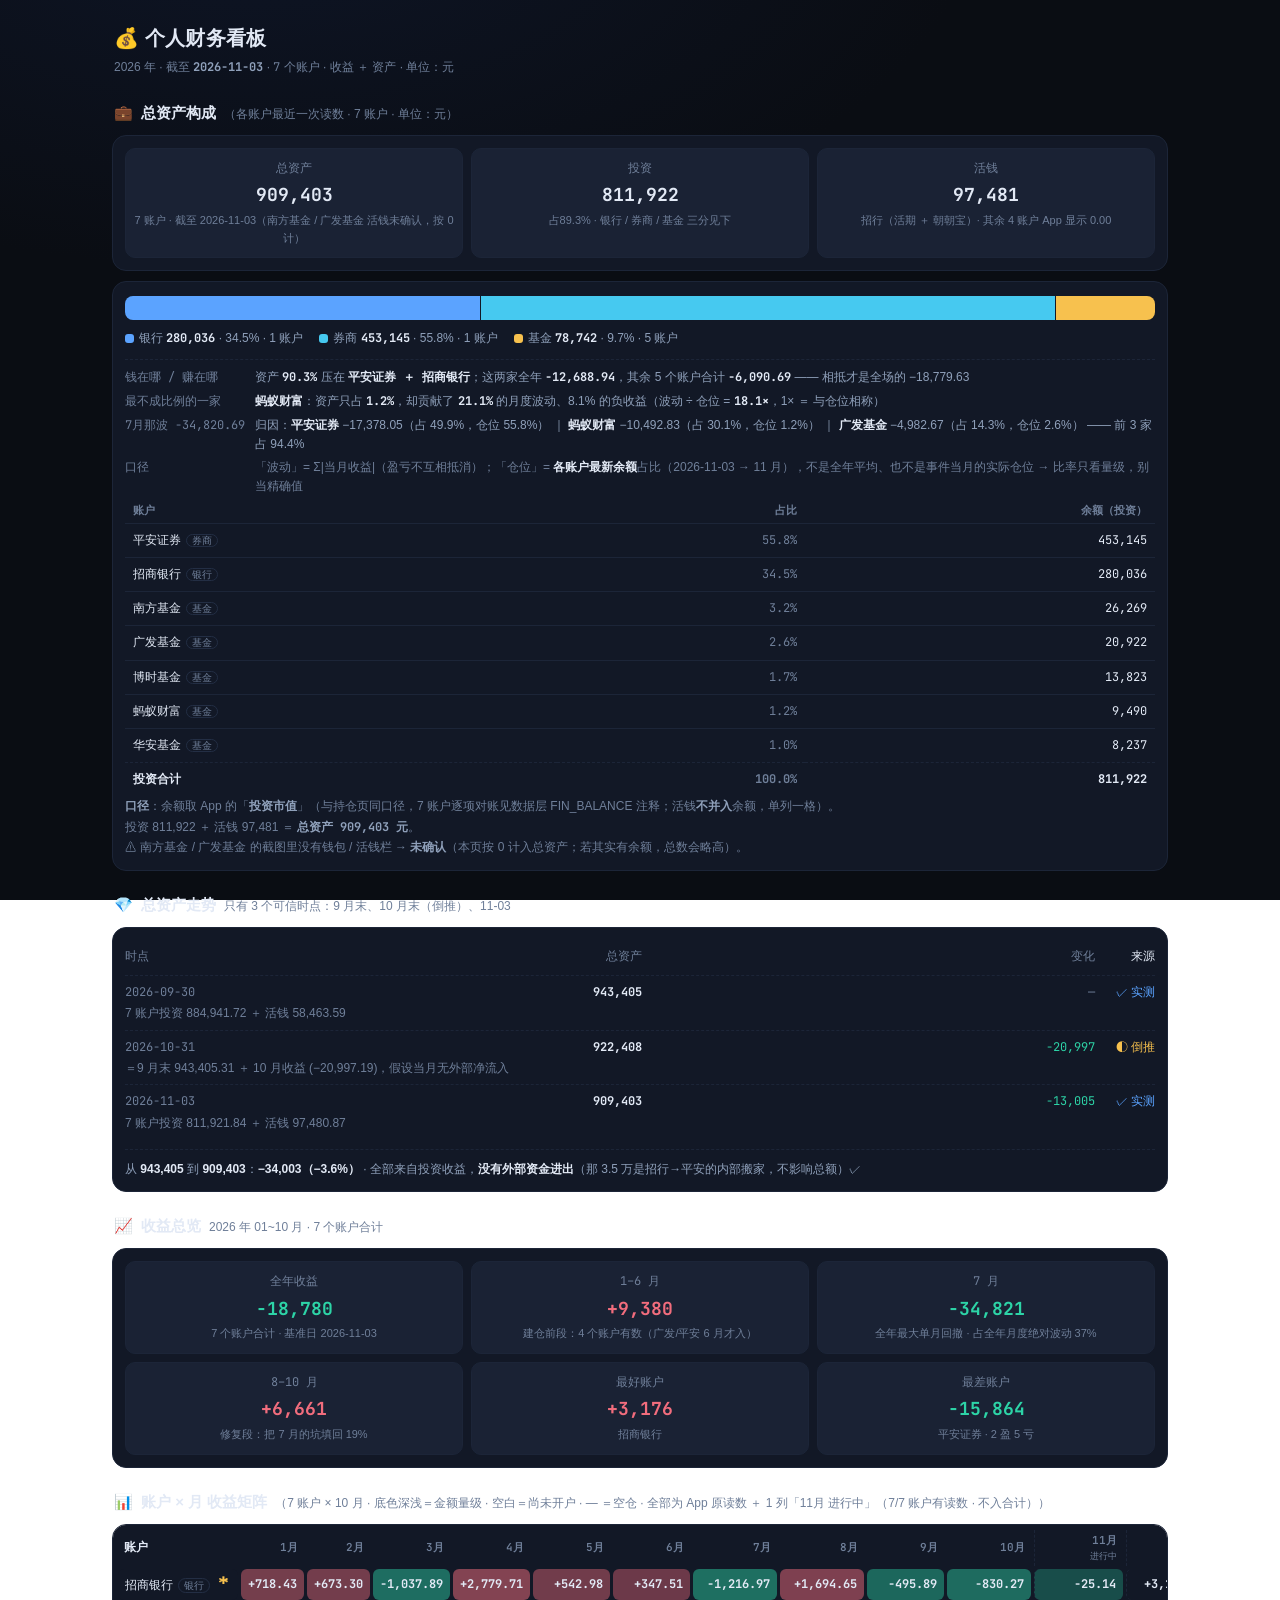
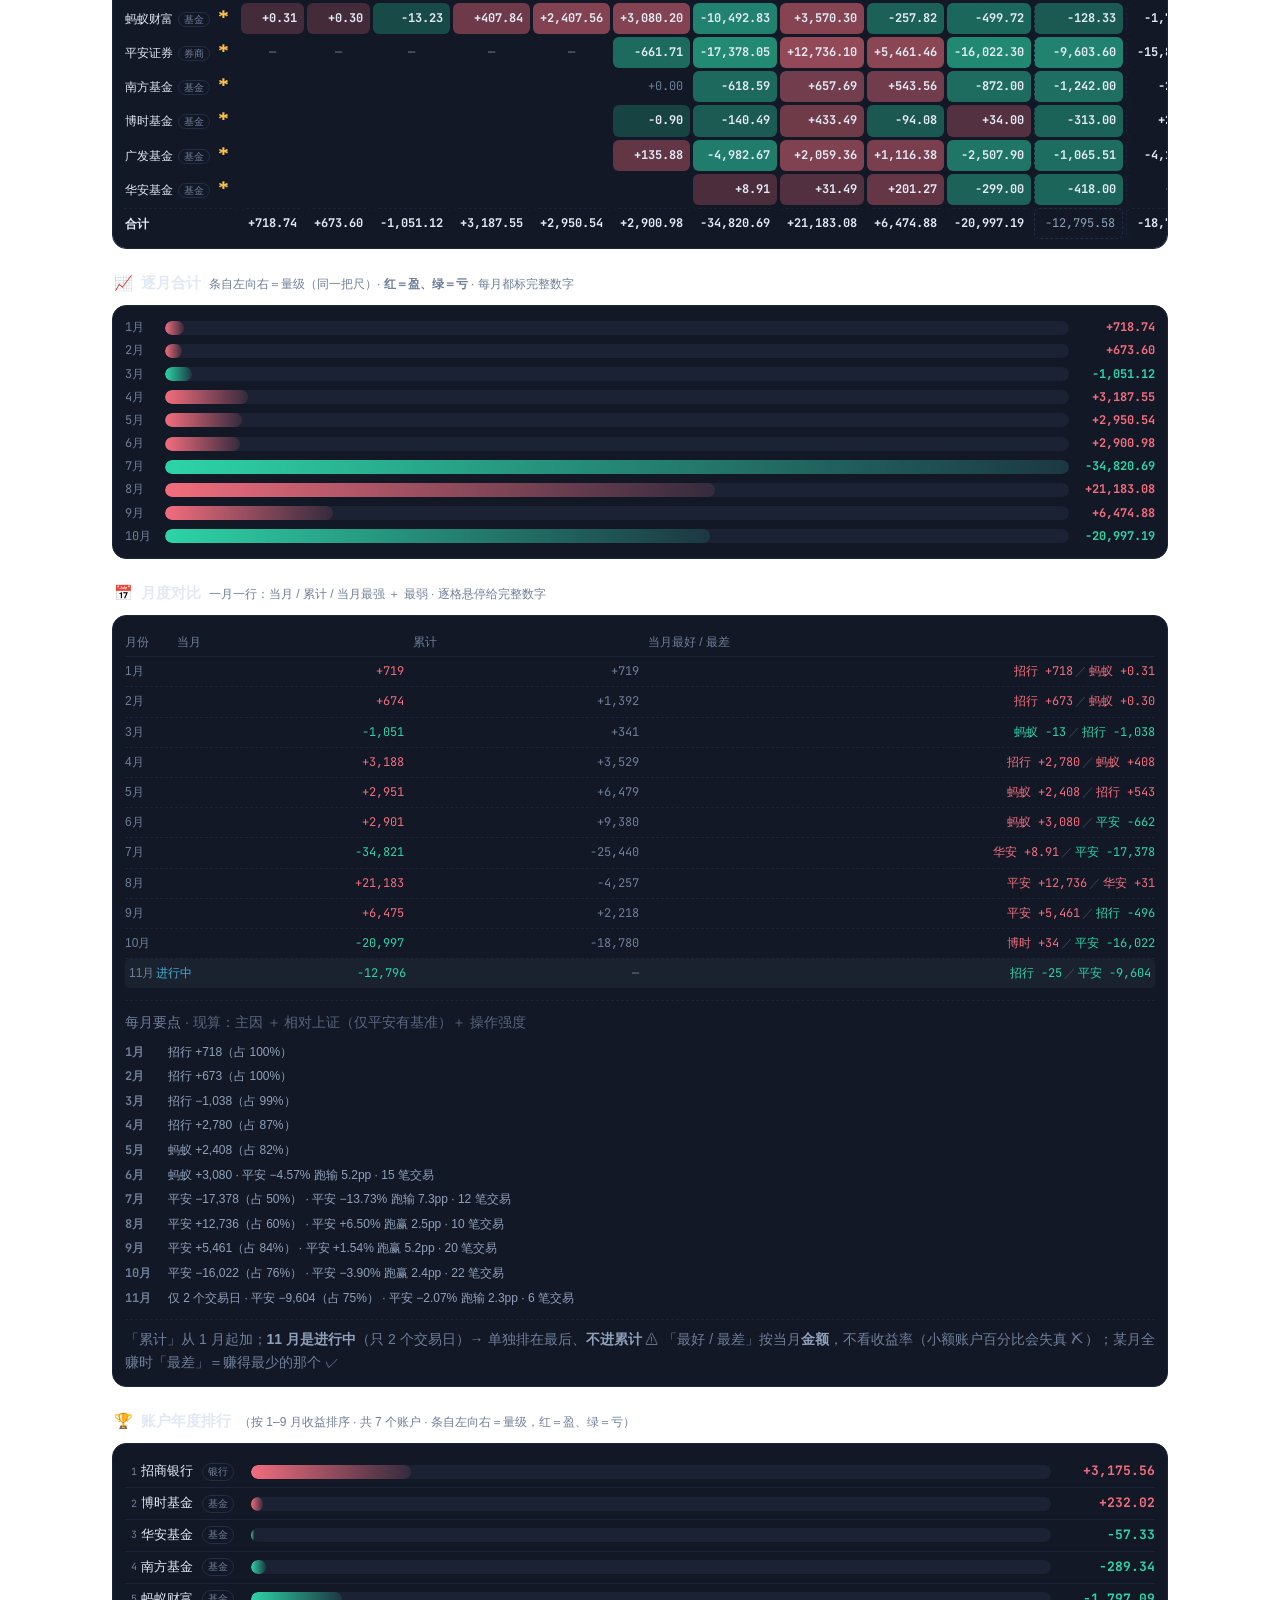
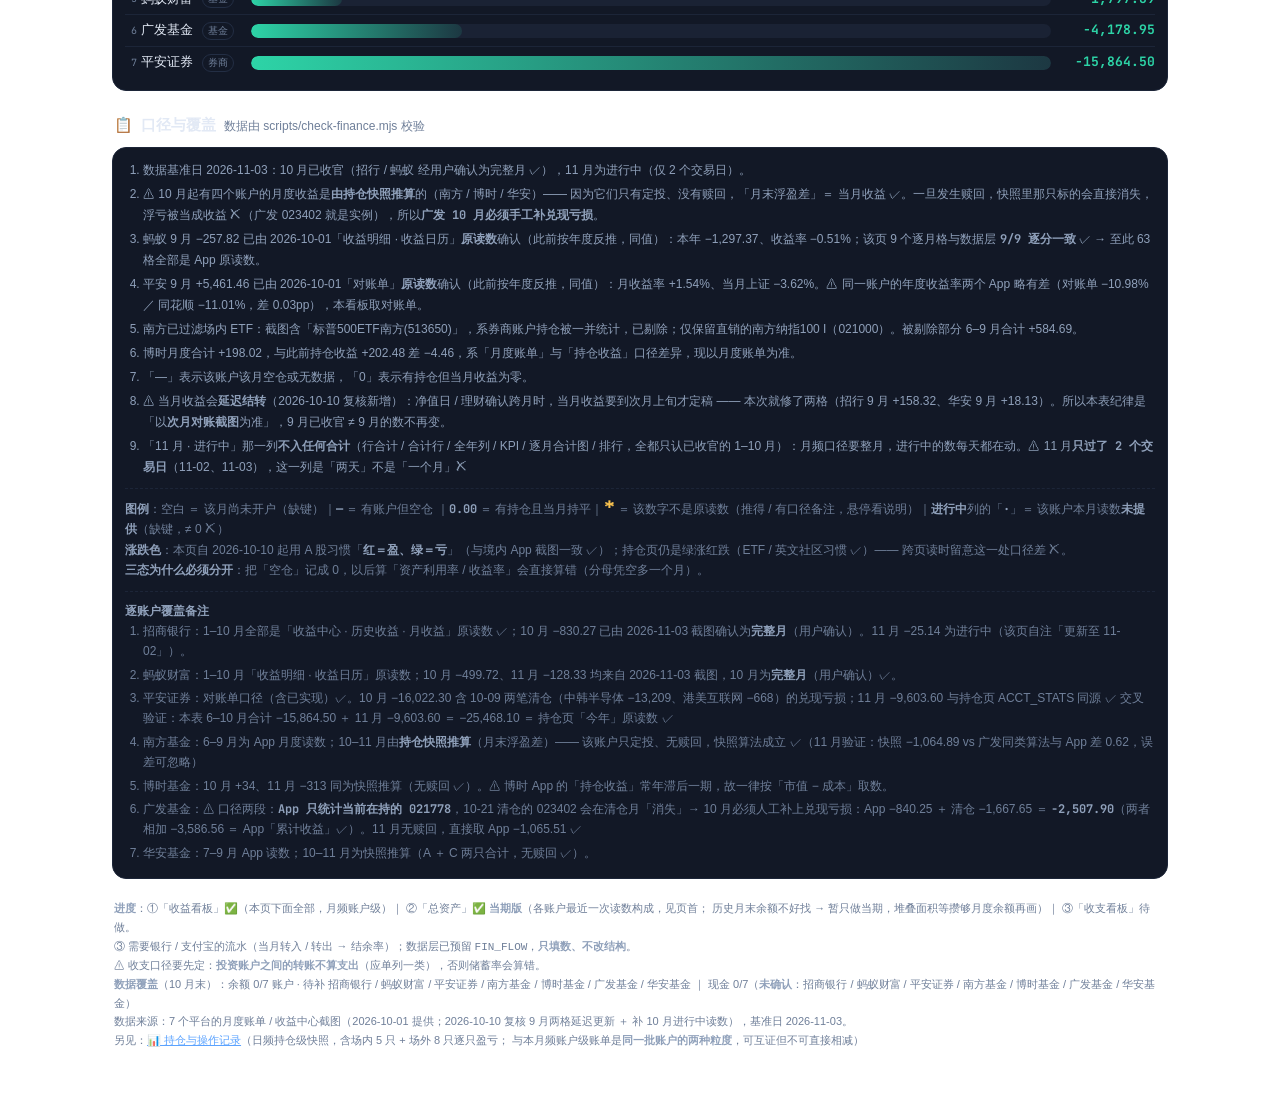
<file: finance/index.html>
<!doctype html>
<html lang="zh-CN">
<head>
<meta charset="utf-8">
<meta name="viewport" content="width=device-width, initial-scale=1">
<title>个人财务看板（2026）· 收益 ＋ 资产</title>
<!-- 图标：与主看板 / 持仓页同一家族（暗底圆角块 64×64），但换成「三根上升柱」而非箭头 ——
     ① 一眼能从标签页分辨出这是财务页；② 三根柱的配色对应页首「总资产构成」的三分（银行/券商/基金）。
     ⚠ 色值是写死的（SVG 读不到 CSS 变量）—— 取自 finance.css 的 :root，改色板时记得同改这里。 -->
<link rel="icon" href="data:image/svg+xml,%3Csvg xmlns='http://www.w3.org/2000/svg' viewBox='0 0 64 64'%3E%3Crect width='64' height='64' rx='14' fill='%230a0d13'/%3E%3Crect x='14' y='38' width='10' height='14' rx='3' fill='%235ba3ff'/%3E%3Crect x='27' y='28' width='10' height='24' rx='3' fill='%2346c9f0'/%3E%3Crect x='40' y='18' width='10' height='34' rx='3' fill='%23f7c14e'/%3E%3C/svg%3E">
<!-- 2026-10-09 补：本页原先**没有引 font.css** ✗ —— 于是 finance.css 里所有 var(--mono)
       实际回退到系统 SF Mono / Consolas（仍是等宽，但**不是 JetBrains** ✗）。
       用户要求「其他 html 都用 JetBrains」→ 与 index.html / fed-cycle / positions 同样引根目录的 font.css ✓
       （该文件是 base64 内嵌的 latin 子集，零外链、file:// 也能用 ✓） -->
<link rel="stylesheet" href="../font.css">
<!-- 跨页共享令牌（色板 / 字体栈，2026-10-12 从本页 :root 抽出一份 ✓）—— 必须先于本页样式表
     ⚠ 用**同级副本** tokens.css（不是 ../）✗→✓：服务根不是仓库根 / 部署漏拷上级文件时 `../` 取不到，
       而 --bg 一失效 body 的整条 background 就作废 → **背景全没** ✗（2026-10-12 实际踩到并复现）。
       副本与根目录那份**逐字节相同**、由 scripts/sync-tokens.mjs 同步、check-tokens 门禁把关 ✓
     ⚠ 本页的 --up / --down 是**红涨绿跌**（境内 App 习惯 ✓），与持仓页刻意相反 ✗ → 语义映射留在 finance.css ✓ -->
<link rel="stylesheet" href="tokens.css">
<link rel="stylesheet" href="finance.css">
</head>
<body>
<main>
  <header class="hero">
    <h1>💰 个人财务看板</h1>
    <div class="sub">2026 年 · 截至 <b id="h-asof"></b> · <span id="h-n"></span> 个账户 · 收益 ＋ 资产 · 单位：元</div>
  </header>

  <!-- ① 总资产构成（规划第 2 步 · 2026-10-01）：放在最前，因为「资产＝现状、收益＝过程」，
       与持仓页「现状优先」同一读法。整块自包含，想挪到收益之后，把这三行搬走即可。 -->
  <h2 class="sec"><span aria-hidden="true">💼</span> 总资产构成 <span class="cnt" id="asset-cnt"></span></h2>
  <div class="card"><div class="kpis" id="asset-kpis"></div></div>
  <div class="card">
    <div id="asset-bar"></div>
    <div class="aleg" id="asset-legend"></div>
    <div class="abrief" id="asset-brief"></div>
    <table class="at"><thead><tr><th class="acct">账户</th><th>占比</th><th>余额（投资）</th></tr></thead><tbody id="asset-rows"></tbody></table>
    <div class="legend" id="asset-note"></div>
  </div>

  <h2 class="sec"><span aria-hidden="true">💎</span> 总资产走势 <span class="cnt">只有 3 个可信时点：9 月末、10 月末（倒推）、11-03</span></h2>
  <div class="card"><div id="total-hist"></div></div>

  <h2 class="sec"><span aria-hidden="true">📈</span> 收益总览 <span class="cnt" id="pl-cnt"></span></h2>
  <div class="card"><div class="kpis" id="kpis"></div></div>

  <h2 class="sec"><span aria-hidden="true">📊</span> 账户 × 月 收益矩阵 <span class="cnt" id="mx-cnt"></span></h2>
  <div class="card mxwrap"><div id="matrix"></div></div>

  <h2 class="sec"><span aria-hidden="true">📈</span> 逐月合计 <span class="cnt">条自左向右＝量级（同一把尺）· <b>红＝盈、绿＝亏</b> · 每月都标完整数字</span></h2>
  <div class="card"><div id="bars"></div></div>

  <h2 class="sec"><span aria-hidden="true">📅</span> 月度对比 <span class="cnt">一月一行：当月 / 累计 / 当月最强 ＋ 最弱 · 逐格悬停给完整数字</span></h2>
  <div class="card"><div id="mcmp"></div>
    <div class="mcmp-note">「累计」从 1 月起加；<b>11 月是进行中</b>（只 2 个交易日）→ 单独排在最后、<b>不进累计</b> ⚠ 「最好 / 最差」按当月<b>金额</b>，不看收益率（小额账户百分比会失真 ✗）；某月全赚时「最差」＝赚得最少的那个 ✓</div>
  </div>

  <h2 class="sec"><span aria-hidden="true">🏆</span> 账户年度排行 <span class="cnt" id="rank-cnt"></span></h2>
  <div class="card"><div id="rank"></div></div>

  <h2 class="sec"><span aria-hidden="true">📋</span> 口径与覆盖 <span class="cnt">数据由 scripts/check-finance.mjs 校验</span></h2>
  <div class="card"><div class="notes" id="notes"></div></div>

  <footer>
    <b>进度</b>：①「收益看板」✅（本页下面全部，月频账户级）｜ ②「总资产」✅ <b>当期版</b>（各账户最近一次读数构成，见页首；
    历史月末余额不好找 → 暂只做当期，堆叠面积等攒够月度余额再画）｜ ③「收支看板」待做。<br>
    ③ 需要银行 / 支付宝的流水（当月转入 / 转出 → 结余率）；数据层已预留 <code>FIN_FLOW</code>，<b>只填数、不改结构</b>。<br>
    ⚠ 收支口径要先定：<b>投资账户之间的转账不算支出</b>（应单列一类），否则储蓄率会算错。<br>
    <span id="foot-prog"></span><br>
    <span id="foot-src"></span><br>
    另见：<a href="../positions.html">📊 持仓与操作记录</a>（日频持仓级快照，含场内 5 只 + 场外 8 只逐只盈亏；
    与本月频账户级账单是<b>同一批账户的两种粒度</b>，可互证但不可直接相减）
  </footer>
</main>

<script src="finance-data.js"></script>
<script>
"use strict";
/* 个人财务看板 · 收益视图（2026-10-01）
 * 纪律与持仓页一致：**页面只负责显示，所有数字现算，不写死**（写死的话补一格数据就两边不一致了）。
 * 三态：缺键 = 未开户（空格）｜null = 空仓（「—」）｜数字 = 有持仓（含 0 = 持平）。
 * 推得值：数据层 FIN_DERIVED 标了 kind/text → 页面打 ✱，title 里写清算法。 */

const A = FIN_ACCOUNTS, MS = FIN_MONTHS, PL = FIN_PL, DER = FIN_DERIVED, BAL = FIN_BALANCE, CASH = FIN_CASH;
/* FIN_MTD =「本月 · 进行中」读数（2026-10-10 加）—— 只给矩阵最右那一列用 ✓，**不进任何合计** ✗。
   写成可选链：老缓存里若还是没加 FIN_MTD 的旧数据层，页面照样渲染（少一列而已）✓，不会整页报错 ✗ */
const MTD = (typeof FIN_MTD !== "undefined") ? FIN_MTD : null;
const fmt = (v) => (v >= 0 ? "+" : "−") + Math.abs(v).toLocaleString("en-US", { minimumFractionDigits: 2, maximumFractionDigits: 2 });
const fmt0 = (v) => (v >= 0 ? "+" : "−") + Math.round(Math.abs(v)).toLocaleString("en-US");
/* 小额取整会变成「+0」看不出所以然 ✗（蚂蚁 1 月的 +0.31）→ 不足 10 元的保留两位 ✓ */
const fmtS = (v) => (Math.abs(v) < 10 ? fmt(v) : fmt0(v));
const cls = (v) => (v > 0 ? "up" : v < 0 ? "down" : "muted");
const sum = (a) => a.reduce((x, y) => x + (y || 0), 0);
const monthLabel = (m) => +m.slice(5) + "月";
/* 「当月最强 / 最弱」那列要短名：招商银行 → 招行、平安证券 → 平安 ✓（4 列挤在 414px 里） */
const y0 = (v) => Math.round(v).toLocaleString("en-US");
const shortAcct = (n) => String(n).replace(/招商银行/, "招行").replace(/蚂蚁财富/, "蚂蚁")
  .replace(/平安证券/, "平安").replace(/南方基金/, "南方").replace(/博时基金/, "博时")
  .replace(/广发基金/, "广发").replace(/华安基金/, "华安");
/* 第三阶段的标签从数据里取（keys 顺序：1–6月 / 7月 / 8–10月）→ 加月不用改页面 ✓ */
const PHASE3 = (() => {
  const ks = Object.keys((typeof FIN_CLAIMS !== "undefined" && FIN_CLAIMS.phases) || {});
  return ks.length >= 3 ? ks[2] : "8–9 月";
})();
const monthShort = (m) => String(+m.slice(5)) + "月";
const rowOf = (id) => PL[id] || {};
const colTot = (m) => sum(A.map((a) => rowOf(a.id)[m]));
const annualOf = (id) => sum(Object.values(rowOf(id)));
const TOTAL = sum(A.map((a) => annualOf(a.id)));

/* ---- 取语义色（唯一来源在 finance.css，避免这里再硬编码一遍绿红）---- */
const cssVar = (n) => getComputedStyle(document.documentElement).getPropertyValue(n).trim();
const hex2rgb = (h) => { const s = h.replace("#", ""); const n = parseInt(s.length === 3 ? s.split("").map((c) => c + c).join("") : s, 16); return [(n >> 16) & 255, (n >> 8) & 255, n & 255]; };
const rgba = (h, a) => { const [r, g, b] = hex2rgb(h); return "rgba(" + r + "," + g + "," + b + "," + a + ")"; };
/* ⚠ 回退值须与 finance.css 的 --up / --down 同义：2026-10-10 起本页是**红涨绿跌** ✓
   （回退值只在 CSS 变量读不到时用得上，但抄错就会在那一刻翻脸 ✗） */
const C_UP = cssVar("--up") || "#f26d7d", C_DOWN = cssVar("--down") || "#2dd4a7";

/* ---- 总资产构成（2026-09 月末 · 规划第 2 步；页面显示在最前）----
 * 口径：余额 = App 的「投资市值」（不含卡内活钱）；活钱单列（FIN_CASH）。
 *   · 余额与持仓页同口径、7 账户已逐项对账 → 见 finance-data.js 的 FIN_BALANCE 注释
 *   · 活钱里招行那笔最大（活期 ＋ 朝朝宝）；其余 4 账户 App 显示 0.00；广发 / 南方截图无此栏 → 缺键=未确认
 * ⚠ 全部**现算**：补一格余额或活钱，三分、占比、合计、堆叠条都会自己跟着变（本页纪律：不许写死）。 */
(function renderAssets() {
  /* 余额比收益先更新一步（收益要等月末收官，余额是随手截图）——
     所以这里取「**余额数据里最新的那个月**」，而不是「FIN_MONTHS 的最后一个月」✗
     例：2026-11-03 的招行「账户总览」已经能给出 11 月余额，但 11 月收益还没收官 ✓
     ⚠ 各账户可能停在不同月份 → 逐格 title 写明读数日（见下方 balAsOf）✓ */
  const lastBalMon = (() => {
    let mx = MS[MS.length - 1];
    Object.values(BAL || {}).forEach((row) => Object.keys(row).forEach((m) => { if (m > mx) mx = m; }));
    return mx;
  })();
  const MON = lastBalMon;
  /* ⚠ 各账户取**自己**最新的一格（2026-11-03）：收益要等月末收官，余额却是随手截图 ——
     招行已经能给出 11 月，其余 6 家还停在 9 月。取同一个 MON 会让构成图只剩一根柱 ✗
     → 各取最新，并在标题里写清「各账户最近一次读数，日期不同」✓ */
  const gvMon = (src, id) => {
    const ks = Object.keys(src[id] || {}).sort();
    return ks.length ? ks[ks.length - 1] : null;
  };
  const gv = (src, id) => { const m2 = gvMon(src, id); return m2 === null ? null : src[id][m2]; };
  const y = (v) => Math.round(v).toLocaleString("en-US");
  const share = (v, base) => (base ? (v / base * 100).toFixed(1) + "%" : "—");
  /* ① 三类（银行 / 券商 / 基金）：堆叠条、图例、KPI 都用这一份结果 */
  const cats = Object.keys(FIN_KIND_LABEL).map((k) => {
    const rs = A.filter((a) => a.kind === k);
    const inv = sum(rs.map((a) => gv(BAL, a.id)));
    return { k, label: FIN_KIND_LABEL[k], inv, n: rs.filter((a) => gv(BAL, a.id) !== null).length,
      cash: sum(rs.map((a) => gv(CASH, a.id) || 0)) };
  });
  const invTotal = sum(cats.map((c) => c.inv));
  const cashTotal = sum(A.map((a) => gv(CASH, a.id) || 0));
  const total = invTotal + cashTotal;
  const cashUnknown = A.filter((a) => gv(CASH, a.id) === null).map((a) => a.name);
  /* ② KPI 三格 */
  const kc = (label, v, sub, tip) => '<div class="kpi"><div class="k-label"' + (tip ? ' title="' + tip + '"' : "") + ">" + label + '</div><div class="k-val">' + y(v) +
    '</div><div class="k-sub">' + sub + '</div></div>';
  /* ⚠ 范围脚注（2026-10-12 补）：本页「总资产」与持仓页那格**同名不同范围** ✗ ——
     那边是「场内 5 只 ETF ＋ 场外 8 只基金 ＋ 券商可用现金」（持仓级、日频快照），
     这边是「7 个账户含招行理财 / 卡内活钱」（账户级、月频账单）→ 两个数都对外链了对方，别互相核对 ✗ */
  const TOTAL_TIP = "范围：本页 7 个账户（含招行理财与卡内活钱、月频账户级账单）。"
    + "⚠ 与持仓页的「总资产」**不是同一范围** ✗：那边只算场内 5 只 ETF ＋ 场外 8 只基金 ＋ 券商可用现金（≈53 万，日频持仓级）。"
    + "两页粒度与范围都不同，别互相核对；各自页脚都有对方的链接 ✓";
  document.getElementById("asset-kpis").innerHTML =
      kc("总资产", total, A.length + " 账户 · 截至 " + FIN_ASOF + (cashUnknown.length ? "（" + cashUnknown.join(" / ") + " 活钱未确认，按 0 计）" : ""), TOTAL_TIP)
    + kc("投资", invTotal, "占" + share(invTotal, total) + " · 银行 / 券商 / 基金 三分见下")
    + kc("活钱", cashTotal, "招行（活期 ＋ 朝朝宝）· 其余 4 账户 App 显示 0.00");
  /* ③ 堆叠条（宽度 ∝ 金额，合计 ＝ 投资）＋ 图例 */
  document.getElementById("asset-bar").innerHTML = '<div class="astack">' + cats.map((c) =>
    '<span class="seg seg-' + c.k + '" style="width:' + (invTotal ? (c.inv / invTotal * 100).toFixed(2) : "0") + '%" title="' + c.label +
    "：" + y(c.inv) + " 元（" + share(c.inv, invTotal) + "）" + (c.cash ? "；另有活钱 " + y(c.cash) + " 元（不计入本条）" : "") + '"></span>').join("") + "</div>";
  document.getElementById("asset-legend").innerHTML = cats.map((c) =>
    '<span><i class="seg-' + c.k + '"></i>' + c.label + " <b>" + y(c.inv) + "</b> · " + share(c.inv, invTotal) + " · " + c.n + " 账户</span>").join("");
  /* ④ 账户明细（按余额降序，占比现算）*/
  const rows = A.map((a) => ({ a, v: gv(BAL, a.id) })).filter((r) => r.v !== null).sort((x, z) => z.v - x.v);
  document.getElementById("asset-rows").innerHTML = rows.map((r) =>
      '<tr><td class="acct">' + r.a.name + '<span class="chip">' + (FIN_KIND_LABEL[r.a.kind] || r.a.kind) + '</span></td><td class="pct">' +
      share(r.v, invTotal) + "</td><td>" + y(r.v) + "</td></tr>").join("")
    + '<tr class="sum"><td class="acct">投资合计</td><td class="pct">100.0%</td><td>' + y(invTotal) + "</td></tr>";
  /* ⑤ 结构 × 收益（联动结论，2026-10-01 加）——
     把「钱在哪」与「赚 / 亏 / 波动在哪」摆到一起：单看资产看不出风险集中，单看收益看不出仓位。
     ⚠ 仓位一律用**各账户最新一次余额**的占比（不是全年平均、也不是事件发生当月的仓位）
       → 2026-11-03 起余额更新到 11 月，这里的百分比会跟着变；比率只作量级参考，口径行如实标注 ✓
     结论全部现算：余额、月度、收益任何一处变了，这几行会自己跟着变。 */
  const yrOf = (a) => annualOf(a.id);
  const volOf = (a) => sum(Object.values(rowOf(a.id)).filter((v) => typeof v === "number").map(Math.abs));
  const volTotal = sum(A.map(volOf));
  const byBal = A.map((a) => ({ a, b: gv(BAL, a.id) || 0, y: yrOf(a), vol: volOf(a) }))
    .filter((r) => r.b > 0).sort((x, z) => z.b - x.b);
  const sh = (v, base) => (base ? (v / base * 100).toFixed(1) + "%" : "—");
  const negSum = sum(byBal.filter((r) => r.y < 0).map((r) => r.y));
  const top2 = byBal.slice(0, 2);
  const top2Y = sum(top2.map((r) => r.y));
  const expo = byBal.map((r) => ({ ...r, x: volTotal ? (r.vol / volTotal) / (r.b / invTotal) : 0 })).sort((x, z) => z.x - x.x)[0];
  const worst = MS.map((m) => ({ m, v: colTot(m) })).sort((x, z) => x.v - z.v)[0];
  const wRows = A.map((a) => ({ a, v: rowOf(a.id)[worst.m] || 0, b: gv(BAL, a.id) || 0 }))
    .sort((x, z) => x.v - z.v).slice(0, 3);
  const brief = [
    ["钱在哪 / 赚在哪", "资产 <b>" + sh(sum(top2.map((r) => r.b)), invTotal) + "</b> 压在 <b>" + top2.map((r) => r.a.name).join(" ＋ ") + "</b>；"
      + "这两家全年 <b>" + fmt(top2Y) + "</b>，其余 " + (byBal.length - top2.length) + " 个账户合计 <b>" + fmt(TOTAL - top2Y)
      + "</b> —— 相抵才是全场的 " + fmt(TOTAL)],
    ["最不成比例的一家", "<b>" + expo.a.name + "</b>：资产只占 <b>" + sh(expo.b, invTotal) + "</b>，却贡献了 <b>" + sh(expo.vol, volTotal) + "</b> 的月度波动"
      + (expo.y < 0 && negSum ? "、" + sh(expo.y, negSum) + " 的负收益" : "")
      + "（波动 ÷ 仓位 = <b>" + expo.x.toFixed(1) + "×</b>，1× ＝ 与仓位相称）"],
    [monthShort(worst.m) + "那波 " + fmt(worst.v), "归因：" + wRows.map((r) =>
      "<b>" + r.a.name + "</b> " + fmt(r.v) + "（占 " + sh(r.v, worst.v) + "，仓位 " + sh(r.b, invTotal) + "）").join(" ｜ ")
      + " —— 前 3 家占 " + sh(sum(wRows.map((r) => r.v)), worst.v)],
    ["口径", "「波动」= Σ|当月收益|（盈亏不互相抵消）；「仓位」= <b>各账户最新余额</b>占比（2026-11-03 → 11 月），不是全年平均、也不是事件当月的实际仓位 → 比率只看量级，别当精确值", true],
  ];
  document.getElementById("asset-brief").innerHTML = brief.map((b) =>
    '<span class="b-k">' + b[0] + '</span><span class="b-v' + (b[2] ? " miss" : "") + '">' + b[1] + "</span>").join("");

  /* ⑥ 标题计数 + 口径 */
  /* 2026-11-03：余额比收益先更新（招行的「账户总览」随手就能截）→ 常常只有 1~2 个账户
     有最新月的读数。别写成「11 月末」——那是月末快照的口径，这里其实是「最近一次截图读数」✗ */
  /* 各账户读数日不同 → 标题写清"最近一次读数"，并把最晚的那个日期点出来 ✓ */
  const balDates = A.map((a) => gvMon(BAL, a.id)).filter(Boolean).sort();
  const latest = balDates.length ? balDates[balDates.length - 1] : MON;
  const diffs = new Set(balDates);
  document.getElementById("asset-cnt").textContent = "（各账户最近一次读数 · " + rows.length + " 账户 · 单位：元"
    + (diffs.size > 1 ? "；最新一格是 " + (+latest.slice(5)) + " 月（其余为更早月份）" : "") + "）";
  document.getElementById("asset-note").innerHTML =
    "<b>口径</b>：余额取 App 的「<b>投资市值</b>」（与持仓页同口径，7 账户逐项对账见数据层 FIN_BALANCE 注释；"
    + "活钱<b>不并入</b>余额，单列一格）。<br>投资 " + y(invTotal) + " ＋ 活钱 " + y(cashTotal) + " ＝ <b>总资产 " + y(total) + " 元</b>。"
    + (cashUnknown.length ? "<br>⚠ " + cashUnknown.join(" / ") + " 的截图里没有钱包 / 活钱栏 → <b>未确认</b>（本页按 0 计入总资产；若其实有余额，总数会略高）。" : "");
})();

/* ---- ① KPI 带 ---- */
(function renderKpis() {
  const p16 = sum(MS.slice(0, 6).map(colTot)), p7 = colTot("2026-07"), p89 = sum(MS.slice(7).map(colTot));
  const byAcc = A.map((a) => ({ a, v: annualOf(a.id) })).sort((x, y) => y.v - x.v);
  const best = byAcc[0], worst = byAcc[byAcc.length - 1];
  const nPos = byAcc.filter((x) => x.v > 0).length;
  /* 副标里**不写死数字**（页面纪律）：波动占比、修复率都现算 —— 补一格数据就自动跟着变 */
  const wave = sum(MS.map((m) => Math.abs(colTot(m))));
  const shareOfWave = wave ? Math.abs(p7) / wave * 100 : 0;
  const repair = p7 ? p89 / Math.abs(p7) * 100 : 0;
  const cell = (label, v, sub, money) => '<div class="kpi"><div class="k-label">' + label + '</div><div class="k-val ' + cls(v) + '">'
    + (money ? fmt0(v) : fmt(v)) + '</div><div class="k-sub">' + sub + '</div></div>';
  document.getElementById("kpis").innerHTML =
    cell("全年收益", TOTAL, A.length + " 个账户合计 · 基准日 " + FIN_ASOF, true) +
    cell("1–6 月", p16, "建仓前段：4 个账户有数（广发/平安 6 月才入）", true) +
    cell("7 月", p7, "全年最大单月回撤 · 占全年月度绝对波动 " + shareOfWave.toFixed(0) + "%", true) +
    /* 2026-11-03：10 月收官 → 第三阶段从「8–9 月」扩为「8–10 月」；
       标签按 FIN_CLAIMS.phases 的第一个键自动取，别再硬编码 ✗（硬编码那次 10 月进来后仍写 8–9 月） */
    cell(PHASE3, p89, "修复段：把 7 月的坑填回 " + repair.toFixed(0) + "%", true) +
    cell("最好账户", best.v, best.a.name, true) +
    cell("最差账户", worst.v, worst.a.name + " · " + nPos + " 盈 " + (A.length - nPos) + " 亏", true);
})();

/* ---- ② 收益矩阵 ---- */
(function renderMatrix() {
  const maxAbs = Math.max.apply(null, A.flatMap((a) => Object.values(rowOf(a.id)).filter((v) => typeof v === "number").map(Math.abs)).concat([1]));
  const alpha = (v) => 0.10 + 0.50 * Math.min(1, Math.log10(Math.abs(v) + 10) / Math.log10(maxAbs + 10));
  const cellHtml = (id, m) => {
    const row = rowOf(id), has = Object.prototype.hasOwnProperty.call(row, m), v = row[m];
    if (!has) return '<td class="miss" title="' + monthLabel(m) + "：该账户当月**尚未开户**（缺键，不是 0）\"></td>";
    if (v === null) return '<td class="empty" title="' + monthLabel(m) + "：有账户、**空仓**（不是「收益为零」）\">—</td>";
    const d = (DER[id] || {})[m];
    const bg = v === 0 ? "" : "background:" + rgba(v > 0 ? C_UP : C_DOWN, alpha(v)) + ";";
    return '<td class="' + (v === 0 ? "zero" : (v > 0 ? "pos" : "neg")) + '" style="' + bg + '" title="' + A.find((x) => x.id === id).name + " · " + monthLabel(m) + "：" + fmt(v) + (d ? "\n" + d.text : "") + '">'
      + fmt(v) + (d ? '<sup class="dv">✱</sup>' : "") + "</td>";
  };
  /* ── 「本月 · 进行中」那一列（2026-10-10 加，用户：「加一个进行中没问题」）──────────────────
     径口（写死在渲染里，别让后来人猜 ✓）：数据来自 FIN_MTD（各家 App 的"本月 / 10 月"读数 ✓），
     **不入任何合计** ✗ —— 行合计、合计行、全年列、KPI、逐月合计图、排行全都只认 FIN_MONTHS（1–9 月 ✓）。
     缺键 = 该账户读数**未提供**（≠ 0 ✗，别读成"没赚没赔"）→ 写「·」＋ 悬停说明 ✓；
     各账户截止日可能不同（招行 10-09、蚂蚁 / 华安 10-10 ✓）→ 逐格悬停写明 ✓；
     合计行那一格是**部分合计**（只加有读数的账户 ✓）→ 样式弱化 ＋ 写明"部分"，不许被当 10 月合计 ✗。 */
  const mtdOn = !!(MTD && MTD.month && MTD.pl);
  const mtdIds = mtdOn ? Object.keys(MTD.pl).filter((k) => typeof MTD.pl[k] === "number" && Number.isFinite(MTD.pl[k])) : [];
  const mtdPart = sum(mtdIds.map((k) => MTD.pl[k]));
  const mtdCell = (id) => {
    const nm = A.find((x) => x.id === id).name;
    if (mtdIds.indexOf(id) < 0) {
      return '<td class="mtd na" title="' + nm + " · " + monthLabel(MTD.month) + "（进行中）：未提供 —— 这次截图里没有该账户读数（缺键 ≠ 0，别当成「没赚没赔」）\">·</td>";
    }
    const v = MTD.pl[id];
    const bg = v === 0 ? "" : "background:" + rgba(v > 0 ? C_UP : C_DOWN, alpha(v)) + ";";
    return '<td class="mtd ' + cls(v) + '" style="' + bg + '" title="' + nm + " · " + monthLabel(MTD.month) + "（进行中，截至 "
      + ((MTD.asof || {})[id] || MTD.cutoff) + "）：" + fmt(v) + ' 元 —— 不计入任何合计（月频口径要整月）">' + fmt(v) + "</td>";
  };
  let h = '<table class="mx"><thead><tr><th class="acct">账户</th>'
    + MS.map((m) => "<th>" + monthShort(m) + "</th>").join("")
    + (mtdOn ? '<th class="mtd" title="' + monthLabel(MTD.month) + "（进行中，复核日 " + MTD.cutoff
        + "）：只有部分账户有读数、且各户截止日可能不同（逐格悬停可见）——**本列不进任何合计**，月频口径要整月\">"
        + monthShort(MTD.month) + '<i class="thsub">进行中</i></th>' : "")
    /* 全年列的小字也跟着月份走（原来写死 1–9 月，10 月收官后还印 1–9 月 ✗）*/
    + '<th class="tot">全年<i class="thsub">1–' + MS.length + ' 月</i></th></tr></thead><tbody>';
  A.forEach((a) => {
    const note = FIN_ACCT_NOTES[a.id];
    h += "<tr><td class=\"acct\" title=\"" + (note ? note.replace(/\*\*/g, "").replace(/"/g, "&quot;") : a.products + "（自 " + a.since + " 起）") + "\">"
      + a.name + '<span class="chip">' + (FIN_KIND_LABEL[a.kind] || a.kind) + "</span>"
      + (note ? ' <sup class="dv">✱</sup>' : "") + "</td>"
      + MS.map((m) => cellHtml(a.id, m)).join("")
      + (mtdOn ? mtdCell(a.id) : "")
      + '<td class="tot ' + cls(annualOf(a.id)) + '" title="' + a.name + "：1–9 月（已收官月份）合计" + (mtdIds.indexOf(a.id) >= 0 ? "；10 月进行中的 " + fmt(MTD.pl[a.id]) + " 元**不计入**这一格" : "") + '">'
      + fmt(annualOf(a.id)) + "</td></tr>";
  });
  h += '<tr class="sumrow"><td class="acct">合计</td>'
    + MS.map((m) => '<td class="' + cls(colTot(m)) + '">' + fmt(colTot(m)) + "</td>").join("")
    + (mtdOn ? '<td class="mtd part" title="' + monthLabel(MTD.month) + "（进行中）：部分合计 " + fmt(mtdPart) + " 元 —— 只有 "
        + mtdIds.length + "/" + A.length + " 个账户有读数（其余未提供）✗ 这**不是** 10 月合计\">" + fmt(mtdPart) + "</td>" : "")
    + '<td class="tot">' + fmt(TOTAL) + "</td></tr></tbody></table>";
  document.getElementById("matrix").innerHTML = h;
  /* 读数成色**现算**（不写死）：推得值清空后，这里会自动变成「全部为 App 原读数」 */
  const nDer = Object.values(DER).reduce((x, o) => x + Object.keys(o).length, 0);
  document.getElementById("mx-cnt").textContent = "（" + A.length + " 账户 × " + MS.length + " 月 · 底色深浅＝金额量级 · 空白＝尚未开户 · — ＝空仓 · "
    + (nDer ? nDer + " 格为推得值（✱）" : "全部为 App 原读数")
    + (mtdOn ? " ＋ 1 列「" + monthShort(MTD.month) + " 进行中」（" + mtdIds.length + "/" + A.length + " 账户有读数 · 不入合计）" : "") + "）";
})();

/* ---- ③ 逐月合计（横向条 · **自左向右、无中轴**，2026-10-10 第四版）----
 * 用户 2026-10-10：「逐月合计 和 账户年度排行 不用中轴了，就从左往右，红绿代表涨跌就行」✓
 * 沿革：竖柱（数字压字）→ 数值条（一上一下，被否）→ 横向中轴条（第三版）→ 本版（去中轴 ✓）
 * 与第三版的两点差别：
 *   ① 起点：中轴 0 点（正右负左）→ **行首 0 点**：所有条都从左边长出来 ✓
 *   ② 长度：半幅 50% → **全幅 100%**（最长的那根正好顶满；仍是**同一把尺**，不做双轴 / 对数 ✗）
 * ⚠ 去轴之后「方向」只剩两个载体：数字前的符号 ＋ 颜色 ✗ → 颜色必须与数字同义 ✓
 *   （红＝正收益、绿＝负收益 —— 2026-10-10 起本页改用 A 股习惯「红涨绿跌」，见 finance.css :root ✓）
 * ⚠ 条长仍 ∝ |金额|：**负值不比正值短** ✗ —— 想知道"赚还是亏"看颜色 ＋ 符号，
 *   想知道"多大"看条长 ✓（两件事各有一个载体，不混 ✗）。 */
(function renderBars() {
  const vals = MS.map(colTot);
  const maxAbs = Math.max(1, Math.max.apply(null, vals.map(Math.abs)));
  document.getElementById("bars").innerHTML = '<div class="mbars">' + vals.map((v, i) => {
    const w = Math.abs(v) / maxAbs * 100;                      // 全幅：最长的那根顶满
    return '<div class="mrow"><span class="mk">' + monthShort(MS[i]) + '</span>'
      + '<span class="mtrack" title="' + monthLabel(MS[i]) + "：" + fmt(v) + ' 元（条自左向右 ∝ 金额量级；红＝盈、绿＝亏）">'
      + '<span class="mbar ' + (v >= 0 ? "pos" : "neg") + '" style="width:' + w.toFixed(2) + '%"></span></span>'
      + '<span class="mv ' + cls(v) + '">' + fmt(v) + "</span></div>";
  }).join("") + "</div>";
})();

/* ---- ②b 总资产走势（2026-11-03 加，用户选 A：只做数据可信的月份）----
 * 三个点：9 月末（实测）、10 月末（倒推）、11-03（实测）✓
 * ⚠ 10 月末是**倒推**：＝9 月末 ＋ 10 月收益，前提是"当月无外部净流入" ✓
 *   页面必须把这个前提写出来 —— 否则读者会以为是实测 ✗ */
(function renderTotalHist() {
  const el = document.getElementById("total-hist");
  if (!el || typeof FIN_TOTAL_HIST === "undefined") return;
  const H = FIN_TOTAL_HIST;
  const rows = H.map((r, i) => {
    const prev = i > 0 ? H[i - 1] : null;
    const dv = prev ? r.v - prev.v : null;
    const mark = r.src === "measured" ? '<i class="th-ok" title="7 个账户余额逐项实测">✓ 实测</i>'
      : '<i class="th-dev" title="＝上月末 ＋ 当月收益（假设当月无外部资金进出）">◐ 倒推</i>';
    return '<div class="th-row"><span class="th-d">' + r.d + "</span>"
      + '<b class="th-v">' + Math.round(r.v).toLocaleString("en-US") + "</b>"
      + '<b class="th-dv ' + (dv === null ? "muted" : cls(dv)) + '">' + (dv === null ? "—" : fmt0(dv)) + "</b>"
      + '<span class="th-mark">' + mark + "</span>"
      + '<span class="th-note">' + r.note + "</span></div>";
  }).join("");
  const first = H[0], last = H[H.length - 1];
  const chg = last.v - first.v, pct = (chg / first.v) * 100;
  el.innerHTML = '<div class="th">'
    + '<div class="th-row th-head"><span class="th-d">时点</span><b class="th-v">总资产</b><b class="th-dv">变化</b><span class="th-mark">来源</span><span class="th-note"></span></div>'
    + rows
    /* 绝对额不带正负号（fmt0 会给正数加 + ✗）*/
    + '</div><div class="th-sum">从 <b>' + y0(first.v) + "</b> 到 <b>" + y0(last.v) + "</b>："
    + '<b class="' + cls(chg) + '">' + fmt0(chg) + "（" + (pct >= 0 ? "+" : "−") + Math.abs(pct).toFixed(1) + "%）</b>"
    + " · 全部来自投资收益，<b>没有外部资金进出</b>（那 3.5 万是招行→平安的内部搬家，不影响总额）✓</div>";
})();

/* ---- ③b 月度对比（2026-11-03 加，用户：「给我每个月一个数据对比」）----
 * 目的：矩阵是「账户 × 月」，横着看是"某个月谁赚谁亏"，但**看不出这个月整体怎么样** ✗
 * 这张表一月一行，四列：当月 / 累计 / 当月最强 / 当月最弱 → 一行读完一个月的画像 ✓
 * ⚠ 累计**不含 11 月**（进行中，只 2 个交易日）—— 与其它卡的口径一致 ✓
 * ⚠ 最强/最弱按**金额**不按收益率：小额账户（如华安 8,881 元）赚 200 就是 +2.3%，
 *   按比率排会把它顶到第一，读起来像"它最好"，其实只赚了 200 ✗ */
(function renderMonthCompare() {
  const el = document.getElementById("mcmp");
  if (!el) return;
  let cum = 0;
  const rows = MS.map((m) => {
    const v = colTot(m);
    cum += v;
    const cells = A.map((a) => ({ n: a.name, v: (PL[a.id] || {})[m] }))
      .filter((x) => typeof x.v === "number");
    const sorted = cells.slice().sort((x, y) => y.v - x.v);
    return { m, v, cum, best: sorted[0], worst: sorted[sorted.length - 1], n: cells.length };
  });
  const head = '<div class="mcmp-row mcmp-head"><span>月份</span><span>当月</span><span>累计</span><span>当月最好 / 最差</span></div>';
  const body = rows.map((r) => {
    const tip = monthLabel(r.m) + "：当月 " + fmt(r.v) + " · 累计 " + fmt(r.cum)
      + " · " + r.n + " 个账户有读数"
      + (r.best ? " · 最强 " + r.best.n + " " + fmt(r.best.v) : "")
      + (r.worst && r.worst !== r.best ? " · 最弱 " + r.worst.n + " " + fmt(r.worst.v) : "");
    const ext = (r.best && r.worst && r.best !== r.worst)
      ? '<b class="' + cls(r.best.v) + '">' + shortAcct(r.best.n) + " " + fmtS(r.best.v) + "</b>"
        + '<i>／</i><b class="' + cls(r.worst.v) + '">' + shortAcct(r.worst.n) + " " + fmtS(r.worst.v) + "</b>"
      : (r.best
        ? '<b class="' + cls(r.best.v) + '">' + shortAcct(r.best.n) + " " + fmtS(r.best.v) + '</b><i>／</i><span class="muted">—</span>'
        : '<span class="muted">—</span>');
    return '<div class="mcmp-row" title="' + tip + '">'
      + '<span class="mcmp-m">' + monthShort(r.m) + "</span>"
      + '<b class="' + cls(r.v) + '">' + fmt0(r.v) + "</b>"
      + '<b class="muted">' + fmt0(r.cum) + "</b>"
      + '<span class="mcmp-ext">' + ext + "</span></div>";
  }).join("");
  /* 11 月（进行中）另起一段，明确不进累计 */
  const mtd = MTD && MTD.month;
  const mtdRow = (mtd && (FIN_MONTHS || []).indexOf(mtd) < 0) ? (() => {
    const vals = A.map((a) => ({ n: a.name, v: (MTD.pl || {})[a.id] })).filter((x) => typeof x.v === "number");
    if (!vals.length) return "";
    const s2 = vals.slice().sort((x, y) => y.v - x.v);
    const tot = vals.reduce((t, x) => t + x.v, 0);
    const tip = monthLabel(mtd) + "（进行中，仅 " + vals.length + " 个账户读数）：合计 " + fmt(tot) + " —— **不进累计**";
    return '<div class="mcmp-row mcmp-mtd" title="' + tip + '">'
      + '<span class="mcmp-m">' + monthShort(mtd) + '<i>进行中</i></span>'
      + '<b class="' + cls(tot) + '">' + fmt0(tot) + "</b>"
      + '<b class="muted">—</b>'
      + '<span class="mcmp-ext"><b class="' + cls(s2[0].v) + '">' + shortAcct(s2[0].n) + " " + fmtS(s2[0].v) + "</b><i>／</i>"
      + '<b class="' + cls(s2[s2.length - 1].v) + '">' + shortAcct(s2[s2.length - 1].n) + " " + fmtS(s2[s2.length - 1].v) + "</b></span></div>";
  })() : "";
  /* ── 每月要点（2026-11-03 加，用户：「我想看的是月度的简单总结 / 当月从数据分析出来什么」）──
     每一句都是**现算**的，不写主观评价（不出现"太急了""追高了"这类判断）✗
     三要素：① 主因（哪家、占多少）② 相对表现（只对平安，它才有月度百分比＋基准）
             ③ 操作强度（当月交易笔数） */
  const fmtPp1 = (v) => (v >= 0 ? "跑赢 " : "跑输 ") + Math.abs(v).toFixed(1) + "pp";
  /* ⚠ 财务页没有 fmtPct（那是持仓页的工具）→ 自己算一个，减号统一用 − 而不是 ASCII 连字符 ✗ */
  const pctTxt = (v) => (v >= 0 ? "+" : "−") + Math.abs(v).toFixed(2) + "%";
  const keyOf = (m, tot, vals) => {
    const sorted = vals.slice().sort((x, y) => y.v - x.v);
    const best = sorted[0], worst = sorted[sorted.length - 1];
    const parts = [];
    /* ① 主因：最大拖累（亏月）或最大贡献（赚月） */
    const lead = tot < 0 ? worst : best;
    const share = tot !== 0 ? Math.abs(lead.v / tot) * 100 : 0;
    if (lead && Math.abs(lead.v) > 1) {
      parts.push(shortAcct(lead.n) + " " + fmt0(lead.v)
        + (share >= 40 && share <= 100 ? "（占 " + share.toFixed(0) + "%）" : ""));
    }
    /* ② 相对表现：只有平安有月度百分比＋基准，且当月有交易时才有意义 */
    /* ⚠ 财务页没有 ACCT_STATS（那是持仓页的）→ 用本页的 FIN_BENCH ✓ 它存了平安的月度 pct ＋ 上证基准 */
    const ac = (typeof FIN_BENCH !== "undefined" && FIN_BENCH[m]) || null;
    if (ac && typeof ac.pct === "number" && typeof ac.bench === "number") {
      parts.push("平安 " + pctTxt(ac.pct) + " " + fmtPp1(ac.pct - ac.bench));
    }
    /* ③ 操作强度 */
    const n = (typeof FIN_TRADES !== "undefined" && FIN_TRADES[m]) || 0;
    if (n) parts.push(n + " 笔交易");
    return parts.join(" · ");
  };
  /* 11 月（进行中）也来一行 —— 它不在 rows 里（不进累计）✓ */
  const mtdKey = (() => {
    const m2 = MTD && MTD.month;
    if (!m2) return "";
    const vals = A.map((a) => ({ n: a.name, v: (MTD.pl || {})[a.id] })).filter((x) => typeof x.v === "number");
    if (!vals.length) return "";
    const tot = vals.reduce((t, x) => t + x.v, 0);
    return '<div class="mcmp-k"><b class="mcmp-km">' + monthShort(m2) + "</b><span>仅 2 个交易日 · "
      + keyOf(m2, tot, vals) + "</span></div>";
  })();
  const keys = rows.map((r) => {
    const vals = A.map((a) => ({ n: a.name, v: (PL[a.id] || {})[r.m] })).filter((x) => typeof x.v === "number");
    return '<div class="mcmp-k"><b class="mcmp-km">' + monthShort(r.m) + "</b><span>" + keyOf(r.m, r.v, vals) + "</span></div>";
  }).join("");
  el.innerHTML = '<div class="mcmp">' + head + body + mtdRow + "</div>"
    + '<div class="mcmp-keys"><div class="mcmp-keys-h">每月要点 <i>· 现算：主因 ＋ 相对上证（仅平安有基准）＋ 操作强度</i></div>' + keys + mtdKey + "</div>";
})();

/* ---- ④ 账户年度排行（**自左向右、无中轴**，2026-10-10 第四版）----
 * 与逐月合计同一套规矩（全幅 ＝ 最大账户 ✓ · 同一把尺 ✓ · 红＝盈绿＝亏 ✓），故两卡可对读 ✓。
 * ⚠ 这把尺**只在本卡内自洽**：小额账户本该很短 ✓，靠"条独占整行"保住可见性 ✓
 *   （手机上单行版会把平安 +157.80 压成 1.5px，看不出量级 —— 见 finance.css 第三版注释）。
 * 名次现算（排序后的下标 + 1），不写死。 */
(function renderRank() {
  const rows = A.map((a) => ({ a, v: annualOf(a.id) })).sort((x, y) => y.v - x.v);
  const maxAbs = Math.max.apply(null, rows.map((r) => Math.abs(r.v)).concat([1]));
  document.getElementById("rank").innerHTML = rows.map((r, i) => {
    const w = Math.abs(r.v) / maxAbs * 100;
    return '<div class="rank-row"><span class="rank-name"><span class="rank-no">' + (i + 1) + "</span>" + r.a.name
        + '<span class="chip">' + (FIN_KIND_LABEL[r.a.kind] || r.a.kind) + "</span></span>"
      + '<span class="rank-track" title="' + r.a.products + "：" + fmt(r.v) + ' 元（条自左向右 ∝ 金额量级，红＝盈绿＝亏；全幅 = 最大账户）">'
      + '<span class="rank-bar ' + (r.v >= 0 ? "pos" : "neg") + '" style="width:' + w.toFixed(2) + '%"></span></span>'
      + '<span class="rank-v ' + cls(r.v) + '">' + fmt(r.v) + "</span></div>";
  }).join("");
  document.getElementById("rank-cnt").textContent = "（按 1–9 月收益排序 · 共 " + rows.length + " 个账户 · 条自左向右＝量级，红＝盈、绿＝亏）";
})();

/* ---- ⑤ 口径与覆盖 ---- */
(function renderNotes() {
  const dvList = Object.entries(DER).map(([id, ms]) => Object.entries(ms).map(([m, d]) =>
    "<li>" + A.find((a) => a.id === id).name + " " + monthLabel(m) + "：<b>" + d.text + "</b></li>").join("")).join("");
  const md = (s) => s.replace(/\*\*(.+?)\*\*/g, "<b>$1</b>");   // 与上面 6 条口径同一套写法（此前漏转，星号会原样漏出来）
  const acctList = Object.entries(FIN_ACCT_NOTES).map(([id, t]) =>
    "<li>" + A.find((a) => a.id === id).name + "：" + md(t) + "</li>").join("");
  document.getElementById("notes").innerHTML =
    "<ol>" + FIN_NOTES.map((t) => "<li>" + t.replace(/\*\*(.+?)\*\*/g, "<b>$1</b>") + "</li>").join("") + "</ol>"
    + '<div class="legend"><b>图例</b>：空白 ＝ 该月尚未开户（缺键）｜<b>—</b> ＝ 有账户但空仓 ｜<b>0.00</b> ＝ 有持仓且当月持平'
    + '｜<sup class="dv">✱</sup> ＝ 该数字不是原读数（推得 / 有口径备注，悬停看说明）'
    + '｜<b>进行中</b>列的「<b>·</b>」＝ 该账户本月读数<b>未提供</b>（缺键，≠ 0 ✗）'
    + '<br><b>涨跌色</b>：本页自 2026-10-10 起用 A 股习惯「<b>红＝盈、绿＝亏</b>」（与境内 App 截图一致 ✓）；'
    + '持仓页仍是绿涨红跌（ETF / 英文社区习惯 ✓）—— 跨页读时留意这一处口径差 ✗。'
    + "<br><b>三态为什么必须分开</b>：把「空仓」记成 0，以后算「资产利用率 / 收益率」会直接算错（分母凭空多一个月）。</div>"
    + (dvList ? '<div class="legend"><b>推得 / 反推值</b><ol>' + dvList + "</ol></div>" : "")
    + (acctList ? '<div class="legend"><b>逐账户覆盖备注</b><ol>' + acctList + "</ol></div>" : "");
})();

document.getElementById("h-asof").textContent = FIN_ASOF;
document.getElementById("h-n").textContent = A.length;
document.getElementById("pl-cnt").textContent = MS[0].slice(0, 4) + " 年 " + MS[0].slice(5) + "~" + MS[MS.length - 1].slice(5) + " 月 · " + A.length + " 个账户合计";
document.getElementById("foot-src").textContent = "数据来源：7 个平台的月度账单 / 收益中心截图（2026-10-01 提供；2026-10-10 复核 9 月两格延迟更新 ＋ 补 10 月进行中读数），基准日 " + FIN_ASOF + "。";

/* ---- 数据覆盖（余额 / 现金，逐账户 · 现算）----
 * 让「还缺什么」永远在页面上看得见：收到一个账户就少一个待补；
 * 现金的缺键单独标「未确认」——它跟 0 是两件事（见 finance-data.js 的三态纪律）。 */
(function footCoverage() {
  const MON2 = MS[MS.length - 1];
  const has = (src, id) => (src[id] || {})[MON2] !== undefined;
  const bMiss = A.filter((a) => !has(BAL || {}, a.id)).map((a) => a.name);
  const cMiss = A.filter((a) => !has(CASH || {}, a.id)).map((a) => a.name);
  document.getElementById("foot-prog").innerHTML = "<b>数据覆盖</b>（" + (+MON2.slice(5)) + " 月末）："
    + "余额 " + (A.length - bMiss.length) + "/" + A.length + " 账户" + (bMiss.length ? " · 待补 " + bMiss.join(" / ") : " ✓")
    + " ｜ 现金 " + (A.length - cMiss.length) + "/" + A.length + (cMiss.length ? "（<b>未确认</b>：" + cMiss.join(" / ") + "）" : " ✓");
})();
</script>
</body>
</html>
</file>
<file: font.css>
/* JetBrains Mono 可变字重(100-800) latin 子集，base64 内嵌保证零外链；来源 @fontsource-variable/jetbrains-mono (OFL)
   由 index.html 与 positions.html 共享（本地仓库文件，非外链） */
@font-face {
    font-family: 'JetBrains Mono';
    src: url([data-uri]) format('woff2');
    font-weight: 100 800;
    font-display: swap;
  }
</file>
<file: tokens.css>
/* ===== 跨页设计令牌（2026-10-12 第三批：色板 4 份拷贝 → 1 份）=====
 * 起因：四个页面各自把同一套「表面色 / 文字色 / 原始色板 / 字体栈」抄了一遍 ✗ ——
 *   任何一次调色都要改四处，漏一处就会出现"同一色号两个值"（--purple 与 --tx3 眼下已经这样 ✗）。
 * 本文件只收**四页取值逐字相同**的令牌 ✓ —— 不是"看起来差不多"就搬（比对口径见提交信息里的脚本）✓。
 *
 * ⚠ 刻意**不**放这里（留在各页，别硬合 ✗）：
 *   · --up / --down 及 up-bg / up-line 一族：这是**语义映射**，且各页刻意相反 ✓ ——
 *       持仓 / 决策 / 加息页 = 绿涨红跌（欧美习惯）｜个人财务页 = 红涨绿跌（境内 App 习惯 ✓）
 *     （想全站统一哪一天，只改各页那两行 ✓；本文件不替它决定）
 *   · --tx3 / --purple / --sox：**四页取值不一致** ✗ → 需要拍板后才能统一
 *   · --fs-* 字号刻度 / --radius / 各页专属变量：属于每页版式，不是共享色板 ✓
 *
 * 加载顺序：本文件在每页**先于**它的主样式表 ✓
 *   （light 主题的覆盖靠 body.light 的优先级胜出，与顺序无关 ✓；"先令牌、后页面"读起来最顺 ✓）
 * 改色只改这里 ✓；改某一页的语义（例如把财务页也改成绿涨红跌）只改那一页的两行 ✓。
 *
 * ⚠ 子目录页面用**同级副本**（2026-10-12 修背景丢失 ✗）：
 *   finance/ 与 fed-cycle/ 这两页原先引用 `../tokens.css` ✗ —— 在"服务根不是仓库根 / 部署漏拷上级文件 /
 *   子目录被单独发布"的环境里它取不到 → **--bg 一失效，body 的整条 background 声明作废 → 背景全没** ✗
 *   （实测复现：服务根取 finance/ 时 --bg 为空、渐变 none ✗）。故各自改用同级 `tokens.css` ✓。
 *   两个副本是**逐字节拷贝**、由 `node scripts/sync-tokens.mjs` 同步，并由 scripts/check-tokens.mjs
 *   断言"三者完全一致" ✓ —— 手改副本会被门禁当场抓住 ✗。**改色仍只改本文件** ✓，然后跑一次同步 ✓。 */
:root {
  /* 表面与分隔 */
  --bg: #0a0d13;
  --bg-grad-1: #0e1526;      /* 空间渐变起点（持仓 / 决策页用这个名字） */
  --bg-grad: #0e1526;        /* 加息页沿用的旧名，与上面同值 —— 两个名字都留着，免得去改用到的地方 ✓ */
  --card: #121826;
  --card2: #1a2234;
  --line: #232e44;
  --line-soft: #1c2538;

  /* 文字（--tx3 刻意不在本文件 —— 四页取值不同 ✗） */
  --tx: #e2e9f5;
  --tx2: #8fa0ba;

  /* 原始色板：各页再把它们映射成 --up / --down / --warn / --info / --accent ✓
     注意：分类色（市场色、建仓/平仓标签、同步状态）直接用原始色板，不走 --up / --down ✓ */
  --green: #2dd4a7;
  --red: #f26d7d;
  --yellow: #f7c14e;
  --blue: #5ba3ff;
  --cyan: #46c9f0;

  /* 字体栈：必须与 <link href="font.css"> 同时存在才生效（font.css 提供 'JetBrains Mono' 的 @font-face ✓）；
     顺序也有讲究：最靠前的**可用**字体胜出，故 JetBrains 必须排第一 ✓ */
  --mono: "JetBrains Mono", "SF Mono", "Cascadia Code", Consolas, "Courier New", monospace;
  --sans: -apple-system, BlinkMacSystemFont, "SF Pro SC", "PingFang SC", "HarmonyOS Sans SC", "MiSans", "Microsoft YaHei", "Noto Sans SC", sans-serif;
}
</file>
<file: fed-cycle-dashboard/font.css>
/* JetBrains Mono 可变字重(100-800) latin 子集，base64 内嵌保证零外链；来源 @fontsource-variable/jetbrains-mono (OFL)
   由 index.html 与 positions.html 共享（本地仓库文件，非外链） */
@font-face {
    font-family: 'JetBrains Mono';
    src: url([data-uri]) format('woff2');
    font-weight: 100 800;
    font-display: swap;
  }
</file>
<file: fed-cycle/tokens.css>
/* ===== 跨页设计令牌（2026-10-12 第三批：色板 4 份拷贝 → 1 份）=====
 * 起因：四个页面各自把同一套「表面色 / 文字色 / 原始色板 / 字体栈」抄了一遍 ✗ ——
 *   任何一次调色都要改四处，漏一处就会出现"同一色号两个值"（--purple 与 --tx3 眼下已经这样 ✗）。
 * 本文件只收**四页取值逐字相同**的令牌 ✓ —— 不是"看起来差不多"就搬（比对口径见提交信息里的脚本）✓。
 *
 * ⚠ 刻意**不**放这里（留在各页，别硬合 ✗）：
 *   · --up / --down 及 up-bg / up-line 一族：这是**语义映射**，且各页刻意相反 ✓ ——
 *       持仓 / 决策 / 加息页 = 绿涨红跌（欧美习惯）｜个人财务页 = 红涨绿跌（境内 App 习惯 ✓）
 *     （想全站统一哪一天，只改各页那两行 ✓；本文件不替它决定）
 *   · --tx3 / --purple / --sox：**四页取值不一致** ✗ → 需要拍板后才能统一
 *   · --fs-* 字号刻度 / --radius / 各页专属变量：属于每页版式，不是共享色板 ✓
 *
 * 加载顺序：本文件在每页**先于**它的主样式表 ✓
 *   （light 主题的覆盖靠 body.light 的优先级胜出，与顺序无关 ✓；"先令牌、后页面"读起来最顺 ✓）
 * 改色只改这里 ✓；改某一页的语义（例如把财务页也改成绿涨红跌）只改那一页的两行 ✓。
 *
 * ⚠ 子目录页面用**同级副本**（2026-10-12 修背景丢失 ✗）：
 *   finance/ 与 fed-cycle/ 这两页原先引用 `../tokens.css` ✗ —— 在"服务根不是仓库根 / 部署漏拷上级文件 /
 *   子目录被单独发布"的环境里它取不到 → **--bg 一失效，body 的整条 background 声明作废 → 背景全没** ✗
 *   （实测复现：服务根取 finance/ 时 --bg 为空、渐变 none ✗）。故各自改用同级 `tokens.css` ✓。
 *   两个副本是**逐字节拷贝**、由 `node scripts/sync-tokens.mjs` 同步，并由 scripts/check-tokens.mjs
 *   断言"三者完全一致" ✓ —— 手改副本会被门禁当场抓住 ✗。**改色仍只改本文件** ✓，然后跑一次同步 ✓。 */
:root {
  /* 表面与分隔 */
  --bg: #0a0d13;
  --bg-grad-1: #0e1526;      /* 空间渐变起点（持仓 / 决策页用这个名字） */
  --bg-grad: #0e1526;        /* 加息页沿用的旧名，与上面同值 —— 两个名字都留着，免得去改用到的地方 ✓ */
  --card: #121826;
  --card2: #1a2234;
  --line: #232e44;
  --line-soft: #1c2538;

  /* 文字（--tx3 刻意不在本文件 —— 四页取值不同 ✗） */
  --tx: #e2e9f5;
  --tx2: #8fa0ba;

  /* 原始色板：各页再把它们映射成 --up / --down / --warn / --info / --accent ✓
     注意：分类色（市场色、建仓/平仓标签、同步状态）直接用原始色板，不走 --up / --down ✓ */
  --green: #2dd4a7;
  --red: #f26d7d;
  --yellow: #f7c14e;
  --blue: #5ba3ff;
  --cyan: #46c9f0;

  /* 字体栈：必须与 <link href="font.css"> 同时存在才生效（font.css 提供 'JetBrains Mono' 的 @font-face ✓）；
     顺序也有讲究：最靠前的**可用**字体胜出，故 JetBrains 必须排第一 ✓ */
  --mono: "JetBrains Mono", "SF Mono", "Cascadia Code", Consolas, "Courier New", monospace;
  --sans: -apple-system, BlinkMacSystemFont, "SF Pro SC", "PingFang SC", "HarmonyOS Sans SC", "MiSans", "Microsoft YaHei", "Noto Sans SC", sans-serif;
}
</file>
<file: fed-cycle/fed-cycle.css>
/* 加息周期看板样式（2026-10-06 从 index.html 的 <style> 块**原样搬出**，CSS 一行未改）
 *
 * 为什么搬：要求「像 finance 一样 data / css / html 分开」——
 *   finance/  index.html · finance.css · finance-data.js
 *   本页原来   index.html（内嵌 166 行 CSS）· font.css（与根目录那份**逐字节相同** ✗）· data/cycles.js
 * 本次只做两件事，渲染必须完全不变（验收＝计算样式逐项比对，见提交说明）：
 *   ① <style> 块 → 本文件（内容照抄，只加这段注释）
 *   ② 删掉重复的 font.css，改用根目录 ../font.css（本页本来就依赖 ../data.js，跨目录依赖是既成事实）
 * ⚠ 行内 style="…" 27 处本次不动 —— 主仓库还有 101 处同类，要清就一起清。
 */
  /* 配色/字号沿用持仓看板的令牌体系，两处看板观感一致 */
  :root {
    /* --tx3 原来 #6f7f99，在深底上只有 4.37:1，低于 WCAG AA 的 4.5 —— 而所有小字都用它。
       提到 #7e8ea9 → 5.34:1 达标，同时仍比 --tx2 低 20%，层级没被抹平。 */
    --tx3:#7e8ea9;
    /* 语义映射（语义名 → 原始色板 ✓）；原始色板本身在 ../tokens.css（2026-10-12 第三批搬出 ✓） */
    --up:var(--green); --down:var(--red); --warn:var(--yellow);
    --spx:var(--blue); --ndx:var(--cyan); --sox:#ba8fff;   /* --sox 用紫色：各页取值不同，暂不统一 ✗ */
    --up-bg:rgba(45,212,167,.12); --down-bg:rgba(242,109,125,.12);
    --warn-bg:rgba(247,193,78,.10); --blue-bg:rgba(91,163,255,.12);
    /* 字号：按手机重排，六档分别对应 Android Material 的 caption / label / body 层级。
       换算依据：本机（iQOO 15，1440×3168，屏宽约 72mm）在常见 DPR 下，
       1 个 CSS 像素 ≈ 0.15~0.18mm，故 11px 只有约 1.9mm —— 中文偏小，
       最小一档提到 12px（≈2.1mm），其余同比上移。 */
    --fs-hero:22px; --fs-lg:17px; --fs-md:15px; --fs-sm:14px; --fs-xs:13px; --fs-xxs:12px;
    /* 手机页面左右留白：比桌面稍窄，给内容多留几像素 */
    --pad:10px;
  }
  *{margin:0;padding:0;box-sizing:border-box}
  body{background:radial-gradient(1200px 600px at 85% -10%, rgba(91,163,255,.06), transparent 60%),var(--bg);color:var(--tx);font-family:var(--sans);font-size:var(--fs-md);line-height:1.6;-webkit-text-size-adjust:100%;-webkit-tap-highlight-color:transparent;text-rendering:optimizeLegibility;
       padding:0 max(var(--pad),env(safe-area-inset-left)) calc(28px + env(safe-area-inset-bottom,0px)) max(var(--pad),env(safe-area-inset-right))}
  .wrap{max-width:960px;margin:0 auto}
  /* 宽表只给大屏；手机上换成卡片（横滑表格在手机上是反模式） */
  .mob-only{display:none}
  /* 卡片式数据行：手机上「标签 …… 数值」一行读下来，不用横向滑动 */
  .mcard{background:var(--card);border:1px solid var(--line-soft);border-radius:12px;padding:12px;margin-bottom:8px}
  .mcard-h{display:flex;align-items:baseline;gap:7px;flex-wrap:wrap;font-size:var(--fs-sm);font-weight:600;margin-bottom:8px}
  .mcard-h i{width:8px;height:8px;border-radius:50%;flex-shrink:0}
  .mcard-h span{font-size:var(--fs-xxs);color:var(--tx3);font-weight:400;font-family:var(--mono);letter-spacing:.3px}   /* mono 小字加 tracking，日期区间更易读 */
  .mrow{display:flex;align-items:baseline;justify-content:space-between;gap:10px;padding:4px 0;font-size:var(--fs-xs);border-bottom:1px solid var(--line-soft)}
  .mrow:last-child{border-bottom:0}
  .mrow>span{color:var(--tx3);flex-shrink:0}
  .mrow>b{font-family:var(--mono);font-weight:700;text-align:right}
  .mrow>b em{font-style:normal;color:var(--tx3);font-weight:400;font-size:var(--fs-xxs);margin-left:4px}
  /* 卡片套在卡片里时，内层退化成"带分隔线的分组"，避免双重边框和双重留白 */
  .card .mcard{background:none;border:0;border-radius:0;padding:0 0 8px;margin:0 0 9px;border-bottom:1px dashed var(--line-soft)}
  .card .mcard:last-child{border-bottom:0;padding-bottom:0;margin-bottom:0}
  @media (max-width:560px){
    .mob-only{display:block}
    .desk-only{display:none}
    .sec{margin-top:20px}
    .card{padding:11px 10px 9px}
    .intro{padding:10px}
    .lead{padding:8px 9px}
  }
  /* 320px 这类极窄屏：压缩横条两侧的固定列宽，「当前周期」的数字降一档，
     否则「28,945.06」这种 9 位的等宽数字会把三格撑破（等宽字不会自动换行） */
  @media (max-width:340px){
    .brow{grid-template-columns:72px 1fr 60px}
    .now-grid .k-val{font-size:var(--fs-xs)}   /* 等宽数字不换行，320px 下必须降档 */
    .now-grid{gap:6px}
    .glossary div{grid-template-columns:84px 1fr}
    .cmp{grid-template-columns:1fr 78px 78px}   /* 少数派对比表：数值列收窄 */
  }
  header{padding:max(20px,env(safe-area-inset-top)) 2px 12px}   /* 顶部避开打孔/状态栏 */
  /* 返回主看板的链接：与主看板的 .theme-btn 观感一致，触摸高度 36px */
  .navlink{display:inline-flex;align-items:center;gap:5px;min-height:36px;font-size:var(--fs-xs);color:var(--tx2);text-decoration:none;border:1px solid var(--line);border-radius:999px;padding:0 13px;background:var(--card2);margin-bottom:10px}
  h1{font-size:var(--fs-hero);font-weight:800;letter-spacing:.3px}   /* 800 与主看板 h1 一致 */
  .sub{font-size:var(--fs-xs);color:var(--tx3);margin-top:4px;line-height:1.7}
  .sec{margin-top:16px}
  .sec-title{font-size:var(--fs-sm);color:var(--tx2);font-weight:600;margin:0 2px 8px;display:flex;align-items:baseline;gap:8px;flex-wrap:wrap}
  .card{background:var(--card);border:1px solid var(--line-soft);border-radius:14px;padding:12px 12px 10px}
  .num{font-family:var(--mono);font-feature-settings:"tnum"}
  .up{color:var(--up)} .down{color:var(--down)} .warn{color:var(--warn)} .mute{color:var(--tx3)}

  /* 当前周期 */
  .now{border-color:rgba(247,193,78,.35);background:linear-gradient(135deg,var(--warn-bg),transparent 60%),var(--card)}
  .now-h{display:flex;align-items:baseline;gap:8px;flex-wrap:wrap}
  .now-h b{font-size:var(--fs-lg)}
  .pill{font-size:var(--fs-xxs);padding:2px 8px;border-radius:999px;border:1px solid var(--line);color:var(--tx3)}
  .pill.hot{color:var(--warn);border-color:rgba(247,193,78,.4);background:var(--warn-bg)}
  .now-grid{display:grid;grid-template-columns:repeat(3,1fr);gap:8px;margin-top:10px}
  .now-grid>div{background:var(--card2);border:1px solid var(--line-soft);border-radius:10px;padding:8px 6px;text-align:center;min-width:0}
  .k-label{font-size:var(--fs-xxs);color:var(--tx3);margin-bottom:3px}
  .k-val{font-family:var(--mono);font-size:var(--fs-md);font-weight:700}
  .k-sub{font-size:var(--fs-xxs);color:var(--tx3);margin-top:3px;font-family:var(--mono);letter-spacing:.3px}
  .note{font-size:var(--fs-xs);color:var(--tx3);margin-top:8px;line-height:1.7;padding-top:8px;border-top:1px dashed var(--line-soft)}

  /* 总览表 */
  .tbl{width:100%;border-collapse:collapse;font-size:var(--fs-sm)}
  .tbl th,.tbl td{padding:7px 4px;text-align:right;border-bottom:1px solid var(--line-soft);white-space:nowrap}
  .tbl th:first-child,.tbl td:first-child{text-align:left;white-space:normal}
  .tbl th{font-size:var(--fs-xxs);color:var(--tx3);font-weight:400}
  .tbl td{font-family:var(--mono);font-feature-settings:"tnum"}
  .tbl tr:last-child td{border-bottom:0}
  .tbl .cyc{font-family:var(--sans);position:sticky;left:0;background:var(--card);z-index:1}   /* 手机横滑时周期列钉住 */
  .tbl .cyc b{display:block;font-size:var(--fs-xs);color:var(--tx)}
  .tbl .cyc span{font-size:var(--fs-xxs);color:var(--tx3)}
  .tbl .dd{display:block;font-size:var(--fs-xxs);color:var(--tx3)}
  .scroll{overflow-x:auto;-webkit-overflow-scrolling:touch}
  .scroll::-webkit-scrollbar{display:none}

  /* 曲线 */
  .chips{display:flex;gap:8px;overflow-x:auto;padding:0 2px 10px;scrollbar-width:none;-webkit-overflow-scrolling:touch}
  .chips::-webkit-scrollbar{display:none}
  /* 手指点按目标：高度提到 36px（原来约 24px，手机上偏小、容易点错） */
  .chip{flex-shrink:0;display:inline-flex;align-items:center;min-height:36px;font-size:var(--fs-xs);padding:0 14px;border-radius:999px;border:1px solid var(--line);background:none;color:var(--tx2);cursor:pointer;font-family:var(--mono)}
  .chip.on{background:var(--blue-bg);color:var(--spx);border-color:rgba(91,163,255,.35);font-weight:600}
  .chart{margin-top:2px}
  .chart+.chart{border-top:1px dashed var(--line-soft);margin-top:14px;padding-top:12px}
  .chart-h{display:flex;align-items:baseline;gap:8px;flex-wrap:wrap;margin-bottom:4px}
  .chart-h b{font-size:var(--fs-sm)}
  .chart-h span{font-size:var(--fs-xxs);color:var(--tx3);font-family:var(--mono);letter-spacing:.3px}
  /* 图表交互：touch-action:none 让横向拖动归图表（不触发页面滚动），读数条常驻占位防跳动 */
  .cbox{touch-action:none;cursor:crosshair}
  .chart-readout{font-size:var(--fs-xxs);color:var(--tx3);font-family:var(--mono);font-feature-settings:"tnum";text-align:center;min-height:18px;margin-top:4px;line-height:1.55}
  .chart-readout b{color:var(--tx2);font-weight:600}
  svg{display:block;width:100%;height:auto}
  /* 图例移到图表**上方**（2026-10-17）：原来在图下、三张图之后，看第一张时不知道哪条线是哪个周期 */
  .legend{display:flex;gap:8px 14px;flex-wrap:wrap;justify-content:center;font-size:var(--fs-xxs);color:var(--tx3);padding:2px 2px 10px}
  /* 周期卡里的「定投 vs 一次性」默认折叠（2026-10-17）：同一结论在 6 张卡里重复 6 次，
     上方已有全局汇总表；这里默认收起，想看单周期的再展开。 */
  .blk-fold{margin-top:12px;background:var(--card2);border:1px solid var(--line-soft);border-radius:10px;padding:9px 11px}
  .blk-fold>summary{cursor:pointer;font-size:var(--fs-xxs);color:var(--tx2);font-weight:600;display:flex;align-items:baseline;gap:6px;flex-wrap:wrap;list-style:none}
  .blk-fold>summary::-webkit-details-marker{display:none}
  .blk-fold>summary::before{content:"▸";color:var(--tx3);font-family:var(--mono)}
  .blk-fold[open]>summary::before{content:"▾"}
  .blk-fold>summary em{font-style:normal;color:var(--tx3);font-weight:400}
  .blk-fold .kvs{margin-top:8px}
  .blk-fold .under{margin-top:7px}
  .legend i{display:inline-block;width:14px;height:0;border-top:2px solid;vertical-align:middle;margin-right:5px}

  /* ── 周期详情卡：先结论 → 再对比 → 后细节 ── */
  .cycles{display:grid;gap:10px}
  .cyc-card{background:var(--card);border:1px solid var(--line-soft);border-radius:14px;padding:14px 12px 12px}
  .cyc-head{display:flex;align-items:baseline;gap:8px;flex-wrap:wrap}
  .cyc-head h3{font-size:var(--fs-md);font-weight:700}
  .cyc-meta{font-size:var(--fs-xxs);color:var(--tx3);font-family:var(--mono);margin-top:3px;line-height:1.7;letter-spacing:.3px}
  .cyc-why{font-size:var(--fs-xs);color:var(--tx3);margin-top:5px;line-height:1.7}
  /* 一句话结论：左侧色条作视觉锚点即可，不再铺底色块（原来 14px 反白大块，比数据还抢眼） */
  .lead{font-size:var(--fs-xs);color:var(--tx2);border-left:2px solid var(--spx);padding:1px 0 1px 8px;margin:8px 0 2px;line-height:1.6}
  .blk{margin-top:12px}
  .blk-h{font-size:var(--fs-xxs);color:var(--tx2);font-weight:600;margin-bottom:6px;display:flex;align-items:baseline;gap:6px;flex-wrap:wrap}
  .blk-h em{font-style:normal;color:var(--tx3);font-weight:400}
  /* 横条对比：中间竖线是 0%，向左＝跌、向右＝涨，条长按本卡最大值缩放 */
  /* 标签列 82px：13px 字号下「费城半导体」6 字 = 78px 正好放得下；数值列 66px 容纳 +120.9% */
  .brow{display:grid;grid-template-columns:82px 1fr 66px;gap:8px;align-items:center;padding:4px 0;font-size:var(--fs-xs)}
  .brow .nm{display:flex;align-items:center;gap:5px;color:var(--tx2)}
  .brow .nm i{width:7px;height:7px;border-radius:50%;flex-shrink:0}
  .track{position:relative;height:13px;background:var(--line-soft);border-radius:3px}
  .track .zero{position:absolute;left:50%;top:-2px;bottom:-2px;width:1px;background:var(--line)}
  .track .bar{position:absolute;top:2px;bottom:2px;border-radius:3px;opacity:.85}
  .brow .val{text-align:right;font-family:var(--mono);font-weight:700;font-size:var(--fs-sm)}
  .under{font-size:var(--fs-xxs);color:var(--tx3);margin-top:5px;line-height:1.7;font-family:var(--mono);letter-spacing:.3px}
  .kvs{display:grid;grid-template-columns:repeat(3,1fr);gap:6px}
  .kv{background:var(--card2);border:1px solid var(--line-soft);border-radius:9px;padding:7px 5px;text-align:center;min-width:0}
  .kv .t{font-size:var(--fs-xxs);color:var(--tx3);margin-bottom:2px}
  .kv .v{font-family:var(--mono);font-size:var(--fs-sm);font-weight:700}
  /* 12 个月大数下面的小字（3/6 个月、定投/一次性拆解）。
     原来没有这条规则，整行回落到正文 15px——又大又放不下折成两截。 */
  .kv .s{font-size:var(--fs-xxs);color:var(--tx3);font-family:var(--mono);margin-top:2px;line-height:1.55}
  /* 术语表 */
  .glossary{display:grid;gap:0}
  .glossary div{display:grid;grid-template-columns:92px 1fr;gap:10px;padding:8px 0;border-bottom:1px solid var(--line-soft);font-size:var(--fs-xs);line-height:1.7}
  .glossary div:last-child{border-bottom:0}
  .glossary b{color:var(--tx2);font-weight:600}
  .glossary span{color:var(--tx3)}
  .intro{background:var(--card2);border:1px solid var(--line-soft);border-radius:12px;padding:12px;font-size:var(--fs-xs);line-height:1.7;color:var(--tx2)}
  .intro b{color:var(--tx)}
  /* 少数派对比：三列小表格（列头只出现一次）。
     原来每行是「数值+标签 ×2」的长句，284px 里塞 300px 的内容必在中间乱折；
     左列 62px 也装不下「1994 起点 4.75%」。改成表格后各格只有短内容，永不折。 */
  .cmp{display:grid;grid-template-columns:1fr 92px 92px;gap:0 8px;align-items:baseline;margin-top:8px}
  .cmp .h{font-size:var(--fs-xxs);color:var(--tx3);text-align:right;padding-bottom:3px;white-space:nowrap}
  .cmp .h:first-child{text-align:left}
  .cmp .id{font-size:var(--fs-xs);color:var(--tx2);font-family:var(--mono);padding:6px 0;border-top:1px solid var(--line-soft);white-space:nowrap}
  .cmp .v{font-family:var(--mono);font-size:var(--fs-sm);font-weight:700;text-align:right;padding:6px 0;border-top:1px solid var(--line-soft)}
  footer{margin-top:24px;font-size:var(--fs-xs);color:var(--tx3);line-height:1.7;border-top:1px solid var(--line-soft);padding-top:12px}
  footer b{color:var(--tx2)}
  footer a{color:var(--spx);text-decoration:none}
  @media (max-width:420px){ .tbl{font-size:var(--fs-xs)} }

/* ── 数字字体统一（2026-10-09，用户：「其他 html 都用 JetBrains」）━━━━━━━━━━━━━━━━━━━━━━━━
   playwright 审计：改前 34 个 / 10 种签名。与 finance 不同，本页**大部分是标的名称** ✗ →
   只改真正的数字字段，名称一律保留 sans ✓
   ✎ 改（数值/日期）：.mrow span（"档 −15%（t2）"）· .now-h b（"2026-09-16 加息 25bp"）
     · .now-h .pill（"3.75% → 4.00%"）· .note b（"3.75%"）
   ✗ 保留 sans（**不是漏网**，别下轮又来"修"）：.kvs .kv .t（22 处，全是"标普500"/"纳指100"）
     · .now-grid .k-label · tbody th · .chart-h b（同上，都是指数名）
     · td.cyc b（"2015 正常化" / "2026 重启加息"）· .cyc-head h3（周期标题）
     —— 它们是把年份/数字写进**名称与标题**，套 mono 会让数字比汉字更跳 ✗ 与语义不符
   ★ 中文会自然回退（--mono 栈里只有拉丁字体）→ 只改数字外观，中文一字不变 ✓ */
.mrow span,
.now-h b,
.now-h .pill,
.note b { font-family: var(--mono); font-feature-settings: "tnum"; }
</file>
<file: finance/tokens.css>
/* ===== 跨页设计令牌（2026-10-12 第三批：色板 4 份拷贝 → 1 份）=====
 * 起因：四个页面各自把同一套「表面色 / 文字色 / 原始色板 / 字体栈」抄了一遍 ✗ ——
 *   任何一次调色都要改四处，漏一处就会出现"同一色号两个值"（--purple 与 --tx3 眼下已经这样 ✗）。
 * 本文件只收**四页取值逐字相同**的令牌 ✓ —— 不是"看起来差不多"就搬（比对口径见提交信息里的脚本）✓。
 *
 * ⚠ 刻意**不**放这里（留在各页，别硬合 ✗）：
 *   · --up / --down 及 up-bg / up-line 一族：这是**语义映射**，且各页刻意相反 ✓ ——
 *       持仓 / 决策 / 加息页 = 绿涨红跌（欧美习惯）｜个人财务页 = 红涨绿跌（境内 App 习惯 ✓）
 *     （想全站统一哪一天，只改各页那两行 ✓；本文件不替它决定）
 *   · --tx3 / --purple / --sox：**四页取值不一致** ✗ → 需要拍板后才能统一
 *   · --fs-* 字号刻度 / --radius / 各页专属变量：属于每页版式，不是共享色板 ✓
 *
 * 加载顺序：本文件在每页**先于**它的主样式表 ✓
 *   （light 主题的覆盖靠 body.light 的优先级胜出，与顺序无关 ✓；"先令牌、后页面"读起来最顺 ✓）
 * 改色只改这里 ✓；改某一页的语义（例如把财务页也改成绿涨红跌）只改那一页的两行 ✓。
 *
 * ⚠ 子目录页面用**同级副本**（2026-10-12 修背景丢失 ✗）：
 *   finance/ 与 fed-cycle/ 这两页原先引用 `../tokens.css` ✗ —— 在"服务根不是仓库根 / 部署漏拷上级文件 /
 *   子目录被单独发布"的环境里它取不到 → **--bg 一失效，body 的整条 background 声明作废 → 背景全没** ✗
 *   （实测复现：服务根取 finance/ 时 --bg 为空、渐变 none ✗）。故各自改用同级 `tokens.css` ✓。
 *   两个副本是**逐字节拷贝**、由 `node scripts/sync-tokens.mjs` 同步，并由 scripts/check-tokens.mjs
 *   断言"三者完全一致" ✓ —— 手改副本会被门禁当场抓住 ✗。**改色仍只改本文件** ✓，然后跑一次同步 ✓。 */
:root {
  /* 表面与分隔 */
  --bg: #0a0d13;
  --bg-grad-1: #0e1526;      /* 空间渐变起点（持仓 / 决策页用这个名字） */
  --bg-grad: #0e1526;        /* 加息页沿用的旧名，与上面同值 —— 两个名字都留着，免得去改用到的地方 ✓ */
  --card: #121826;
  --card2: #1a2234;
  --line: #232e44;
  --line-soft: #1c2538;

  /* 文字（--tx3 刻意不在本文件 —— 四页取值不同 ✗） */
  --tx: #e2e9f5;
  --tx2: #8fa0ba;

  /* 原始色板：各页再把它们映射成 --up / --down / --warn / --info / --accent ✓
     注意：分类色（市场色、建仓/平仓标签、同步状态）直接用原始色板，不走 --up / --down ✓ */
  --green: #2dd4a7;
  --red: #f26d7d;
  --yellow: #f7c14e;
  --blue: #5ba3ff;
  --cyan: #46c9f0;

  /* 字体栈：必须与 <link href="font.css"> 同时存在才生效（font.css 提供 'JetBrains Mono' 的 @font-face ✓）；
     顺序也有讲究：最靠前的**可用**字体胜出，故 JetBrains 必须排第一 ✓ */
  --mono: "JetBrains Mono", "SF Mono", "Cascadia Code", Consolas, "Courier New", monospace;
  --sans: -apple-system, BlinkMacSystemFont, "SF Pro SC", "PingFang SC", "HarmonyOS Sans SC", "MiSans", "Microsoft YaHei", "Noto Sans SC", sans-serif;
}
</file>
<file: finance/finance.css>
/* ===== 个人财务看板 · 样式（2026-10-01 建）=====
 * ⚠ 色板与语义令牌源自 ../positions.css（同色系，一眼看出是一家）。
 * ⚠ **涨跌色两页刻意不同**（2026-10-10 起，用户：「红绿代表涨跌就行」✓）：
 *     本页 = **红涨绿跌**（A 股 / 境内 App 习惯 —— 截图里蚂蚁 / 招行 / 华安都是这个方向 ✓，
 *            页面上与截图对读时不会再错 ✓）
 *     持仓页 = 绿涨红跌（ETF / 英文社区习惯 ✓）
 *   → 跨页读时留意这一处口径差 ✗；改色板时**别把两边"对齐"错了** ✗。
 *   本页内部一律写 var(--up) / var(--down)，不直接写绿红 ✓ —— 语义只有一处定义 ✓。
 * ⚠ 移动端优先：矩阵 11 列放不下 → 外层横向滚动 + 首列 sticky（见 .mxwrap）。 */
:root {
  --tx3: #6f7f99;
  --up: var(--red);        /* 涨 / 正收益 —— 2026-10-10 起本页用 A 股习惯「红涨绿跌」（与截图一致 ✓） */
  --down: var(--green);    /* 跌 / 负收益 */
  --warn: var(--yellow);
  --info: var(--cyan);
  --accent: var(--blue);
  --up-bg: rgba(242,109,125,.12);   --up-line: rgba(242,109,125,.30);   /* 跟随 --up = 红 ✓ */
  --down-bg: rgba(45,212,167,.12); --down-line: rgba(45,212,167,.30);   /* 跟随 --down = 绿 ✓ */
  --warn-bg: rgba(247,193,78,.10);
  /* 2026-10-09 与 index.html / positions.css / fed-cycle.css **对齐**（用户：其他 html 都用 JetBrains）
     原先写的是 ui-monospace, SFMono-Regular, "SF Mono", Menlo, … ✗ —— 在 macOS 上解析到 SF Mono，
     于是本页所有等宽数字一直是 SF Mono，**不是 JetBrains** ✗（最靠前的可用字体胜出，故必须放第一）
     ⚠ 这一条必须与 <link rel="stylesheet" href="../font.css"> 同时存在才生效：
       font.css 提供 'JetBrains Mono' 的 @font-face，这里只是把它排到栈首 ✓ */
  --fs-xs: 12px; --fs-sm: 13px; --fs-md: 15px; --fs-lg: 20px;
}
* { box-sizing: border-box; }
body {
  margin: 0;
  background: radial-gradient(1200px 600px at 20% -10%, #0e1526 0%, var(--bg) 60%) fixed;
  color: var(--tx);
  font: 14px/1.6 -apple-system, BlinkMacSystemFont, "PingFang SC", "Microsoft YaHei", sans-serif;
  -webkit-text-size-adjust: 100%;
}
main { max-width: 1080px; margin: 0 auto; padding: 18px 12px 44px; }
a { color: var(--accent); }

/* ---- 头部 ---- */
.hero { padding: 4px 2px 2px; }
.hero h1 { font-size: var(--fs-lg); margin: 0 0 4px; letter-spacing: .2px; }
.hero .sub { color: var(--tx3); font-size: var(--fs-xs); }
.hero .sub b { color: var(--tx2); font-family: var(--mono); }

/* ---- 通用 ---- */
.card { background: var(--card); border: 1px solid var(--line-soft); border-radius: 14px; padding: 12px; margin: 10px 0; }
.sec { font-size: var(--fs-md); font-weight: 700; margin: 22px 2px 8px; display: flex; align-items: baseline; gap: 8px; flex-wrap: wrap; }
.sec .cnt { font-size: var(--fs-xs); color: var(--tx3); font-weight: 400; }
.up { color: var(--up); } .down { color: var(--down); } .muted { color: var(--tx3); }

/* ---- KPI 带 ---- */
.kpis { display: grid; grid-template-columns: repeat(3, 1fr); gap: 8px; }
.kpi { background: var(--card2); border: 1px solid var(--line-soft); border-radius: 10px; padding: 10px 8px; text-align: center; min-width: 0; }
.kpi .k-label { font-size: var(--fs-xs); color: var(--tx3); margin-bottom: 3px; }
.kpi .k-val { font-family: var(--mono); font-size: 18px; font-weight: 700; font-feature-settings: "tnum"; }
.kpi .k-sub { font-size: 11px; color: var(--tx3); margin-top: 2px; }

/* ---- 收益矩阵（10 列：账户 + 9 月 + 合计）---- */
.mxwrap { overflow-x: auto; -webkit-overflow-scrolling: touch; padding: 2px 2px 6px; }
table.mx { border-collapse: separate; border-spacing: 3px; font-family: var(--mono); font-size: var(--fs-xs); }
table.mx th, table.mx td { white-space: nowrap; }
table.mx thead th { color: var(--tx3); font-weight: 600; font-size: 11px; padding: 2px 6px; text-align: right; }
table.mx td { text-align: right; padding: 5px 7px; border-radius: 6px; color: var(--tx2); }
/* 首列 sticky：横滑时账户名不跟着走丢 */
table.mx th.acct, table.mx td.acct {
  position: sticky; left: 0; z-index: 2; background: var(--card); text-align: left;
  min-width: 96px; padding-right: 10px; font-family: inherit; font-size: var(--fs-xs); color: var(--tx);
}
table.mx td.pos { color: var(--tx); font-weight: 700; }
table.mx td.neg { color: var(--tx); font-weight: 700; }
table.mx td.zero { color: var(--tx3); }
table.mx td.empty { color: var(--tx3); text-align: center; background: none !important; }
table.mx td.miss { background: none !important; }
table.mx th.tot, table.mx td.tot { border-left: 1px dashed var(--line-soft); padding-left: 10px; font-weight: 700; color: var(--tx); }

/* ── 收益矩阵「本月 · 进行中」列（2026-10-10 加）─────────────────────────────────────
 * 它不是「第 10 个月份」✗ —— 是"这个月现在怎么样"的一次读数 ✓（数据在 FIN_MTD、不入任何合计 ✓）。
 * 视觉上必须与已收官的月份分开 ✓：
 *   · 虚线分隔（同 .tot 的手法）＋ 表头小字「进行中」
 *   · 未提供的账户写「·」并压暗 —— 与矩阵里"尚未开户"的空白同族，但更弱（那格是整列空 ✗）
 *   · 合计行那一格是**部分合计**：虚线框 ＋ 不加粗 ＋ 常色（不许被当"10 月合计" ✗） */
table.mx th.mtd, table.mx td.mtd { border-left: 1px dashed var(--line-soft); padding-left: 10px; }
table.mx td.mtd { color: var(--tx); font-weight: 700; }
table.mx td.mtd.na { color: var(--tx3); font-weight: 400; text-align: center; }
table.mx td.mtd.part { color: var(--tx2); font-weight: 400; border: 1px dashed var(--line); border-radius: 5px; }
table.mx th.mtd i.thsub, table.mx th.tot i.thsub { display: block; font-style: normal; font-size: 9px; font-weight: 400; color: var(--tx3); }
table.mx tr.sumrow td { border-top: 1px dashed var(--line-soft); font-weight: 700; color: var(--tx); }
sup.dv { color: var(--warn); font-weight: 700; font-size: 9px; margin-left: 2px; cursor: help; }
.chip { font-size: 10px; color: var(--tx3); border: 1px solid var(--line); border-radius: 999px; padding: 0 5px; margin-left: 5px; }

/* ---- 逐月合计（横向条 · **自左向右、无中轴** · 2026-10-10 第四版，见 index.html 的迭代注释）----
 * 9 行等距，每行三段：月份 ｜ 条 ｜ 金额（完整千分位）。数字独占一列 → 任何机型都放得下 ✓
 * ⚠ 中轴线（.mtrack::after 那条 50% 竖线）**已删** ✗ —— 条不再从中轴发散，一律自左向右 ✓
 *   （用户 2026-10-10：「不用中轴了，就从左往右，红绿代表涨跌就行」） */
/* ---- 总资产走势（2026-11-03 加）----
   三个点时不必画折线（两点连一线、三点看不出趋势 ✗）→ 用**表 ＋ 变化列**更实在 ✓
   实测/倒推用 ✓ / ◐ 两个符号区分，并各自带 title 说明口径 */
.th { display: flex; flex-direction: column; }
.th-row { display: grid; grid-template-columns: 5.4em 1fr 1fr 4.2em; gap: 2px 10px;
  align-items: baseline; padding: 7px 0; font-size: var(--fs-xs);
  border-bottom: 1px dashed var(--line-soft); }
.th-row:last-child { border-bottom: 0; }
.th-row > b { font-family: var(--mono); font-weight: 400; text-align: right; font-feature-settings: "tnum"; }
.th-v { color: var(--tx); font-weight: 700 !important; }
.th-d { color: var(--tx3); white-space: nowrap; font-family: var(--mono); font-size: var(--fs-xxs); }
.th-mark { text-align: right; }
.th-mark i { font-style: normal; font-size: var(--fs-xxs); white-space: nowrap; }
.th-ok { color: var(--blue, #5aa9ff); }        /* 中性蓝：这是"数据来源"标记，不是涨跌 ✗ */
.th-dev { color: var(--warn, #d8a13a); }      /* 琥珀：倒推/推断类 */
/* 来源说明单独占一整行（窄屏放不进第 5 列 ✗） */
.th-note { grid-column: 1 / -1; font-size: var(--fs-xxs); color: var(--tx3); line-height: 1.55; }
.th-head .th-note, .th-head .th-d, .th-head .th-v, .th-head .th-dv {
  color: var(--tx3); font-size: var(--fs-xxs); font-weight: 400; }
.th-head .th-v { color: var(--tx3); font-weight: 400 !important; }
.th-sum { margin-top: 10px; padding-top: 9px; border-top: 1px dashed var(--line-soft);
  font-size: var(--fs-xs); color: var(--tx2); line-height: 1.7; }
.th-sum b { color: var(--tx); }

/* ---- 月度对比表（2026-11-03 加）----
   一月一行、四列：月份 / 当月 / 累计 / 当月最强＋最弱。
   ⚠ 第 4 列放两个账户（最强／最弱），用「／」分隔 —— 拆成两列在 414px 上会把数字压成
     5~6 个字符宽、全部换行 ✗ 塞进一格反而读得快 ✓
   ⚠ 全部 tnum ＋ 右对齐 → 12 行下来竖着能扫 ✓ */
.mcmp { display: flex; flex-direction: column; }
.mcmp-row { display: grid; grid-template-columns: 3.6em minmax(0, 1fr) minmax(0, 1fr) minmax(0, 2.24fr);
  gap: 2px 9px; align-items: baseline; padding: 5px 0; font-size: var(--fs-xs);
  border-bottom: 1px dashed var(--line-soft); }
.mcmp-row:last-child { border-bottom: 0; }
.mcmp-row > b { font-family: var(--mono); font-weight: 400; text-align: right;
  font-feature-settings: "tnum"; white-space: nowrap; }
.mcmp-m { color: var(--tx3); white-space: nowrap; }
.mcmp-m i { font-style: normal; font-size: var(--fs-xxs); color: var(--info, #5aa9ff);
  margin-left: 2px; opacity: .85; }
.mcmp-ext { text-align: right; font-family: var(--mono); font-feature-settings: "tnum";
  white-space: nowrap; overflow: hidden; text-overflow: ellipsis; }
.mcmp-ext b { font-weight: 400; }
.mcmp-ext i { font-style: normal; color: var(--tx3); margin: 0 2px; opacity: .45; }
.mcmp-head { padding-bottom: 4px; border-bottom: 1px solid var(--line-soft); }
.mcmp-head > span, .mcmp-head > b { font-size: var(--fs-xxs); color: var(--tx3); font-weight: 400;
  font-family: inherit; }
/* 11 月（进行中）：淡底 ＋ 右侧虚线，明确它不在累计里 ✗ */
.mcmp-mtd { background: var(--surface-2, rgba(147, 163, 187, .06)); border-radius: 4px;
  padding-left: 4px; padding-right: 4px; border-bottom-style: dashed; }
/* ---- 每月要点（2026-11-03 加）----
   表格给"数字对比"，这块给"一句话"：主因 ＋ 相对上证 ＋ 操作强度。
   ⚠ 月份做左标签、内容右对齐会读成表格；这里**月份固定窄列 + 正文自然折行** ✓ */
.mcmp-keys { margin-top: 12px; padding-top: 10px; border-top: 1px dashed var(--line-soft); }
.mcmp-keys-h { font-size: var(--fs-xxs); color: var(--tx3); margin-bottom: 6px; }
.mcmp-keys-h i { font-style: normal; opacity: .75; }
.mcmp-k { display: grid; grid-template-columns: 2.9em 1fr; gap: 2px 8px;
  padding: 3px 0; font-size: var(--fs-xs); line-height: 1.55; color: var(--tx2); }
.mcmp-km { color: var(--tx3); font-family: var(--mono); white-space: nowrap; }

.mcmp-note { margin-top: 9px; padding-top: 8px; border-top: 1px dashed var(--line-soft);
  font-size: var(--fs-xxs); color: var(--tx3); line-height: 1.65; }
.mcmp-note b { color: var(--tx2); }

.mbars { display: flex; flex-direction: column; gap: 4px; }
.mrow { display: grid; grid-template-columns: 32px 1fr 78px; align-items: center; gap: 8px; font-size: var(--fs-xs); }
.mk { font-family: var(--mono); color: var(--tx3); }
.mtrack { position: relative; height: 14px; background: var(--card2); border-radius: 7px; overflow: hidden; }
/* 条一律 left:0 起 —— ⚠ 别再写 left:50% / right:50%（那就是把中轴又加回来了 ✗，门禁会拦 ✓） */
.mbar { position: absolute; left: 0; top: 0; bottom: 0; border-radius: 7px; min-width: 2px; }
/* 渐变"左实右虚"：短条也能一眼认出颜色 ✓（半透明端只在长条的尾部出现 ✓） */
.mbar.pos { background: linear-gradient(90deg, var(--up), var(--up-bg)); }
.mbar.neg { background: linear-gradient(90deg, var(--down), var(--down-bg)); }
.mv { font-family: var(--mono); font-weight: 700; text-align: right; font-feature-settings: "tnum"; white-space: nowrap; }

/* ---- 账户年度排行 ---- */
/* 名次列（12px）＋ 4 字账户名 ＋ 类型 chip ≈ 112px → 名字列给 118px，免得 chip 被挤下去 */
.rank-row { display: grid; grid-template-columns: 118px 1fr 96px; gap: 8px; align-items: center; padding: 5px 0; border-bottom: 1px solid var(--line-soft); font-size: var(--fs-sm); }
.rank-row:last-child { border-bottom: 0; }
.rank-track { position: relative; height: 14px; background: var(--card2); border-radius: 7px; overflow: hidden; }
.rank-bar { position: absolute; left: 0; top: 0; bottom: 0; border-radius: 7px; min-width: 2px; }   /* 下限 2px：不为「量级极小」造出「没有」的错觉；left:0 ＝ 自左向右（同逐月合计 ✓） */
.rank-bar.pos { background: linear-gradient(90deg, var(--up), var(--up-bg)); }    /* 红＝正收益（A 股习惯 ✓） */
.rank-bar.neg { background: linear-gradient(90deg, var(--down), var(--down-bg)); }
.rank-v { font-family: var(--mono); font-weight: 700; text-align: right; white-space: nowrap; }   /* 金额不许折行（折了就等于「两个数」） */
.rank-name { display: flex; align-items: center; gap: 4px; min-width: 0; }
.rank-no { font-family: var(--mono); font-size: 10px; color: var(--tx3); min-width: 12px; text-align: right; }   /* 名次（现算，不写死） */

/* ---- 总资产构成（第 2 步 · 2026-10-01）----
 * 三类用**分类色**（蓝 / 青 / 琥珀），刻意不用涨跌色 —— 这块讲「构成」，不讲「赚赔」，
 * 免得绿红被误读成盈亏；色值仍取自同一套令牌（换主题时一起变）。 */
.astack { display: flex; height: 24px; border-radius: 8px; overflow: hidden; background: var(--card2); margin: 2px 0 9px; }
.astack .seg { min-width: 3px; }
.astack .seg + .seg { border-left: 1px solid var(--card); }
.seg-bank { background: var(--accent); }      /* 银行 */
.seg-broker { background: var(--cyan); }      /* 券商 */
.seg-fund { background: var(--warn); }        /* 基金 */
.aleg { display: flex; flex-wrap: wrap; gap: 4px 16px; font-size: var(--fs-xs); color: var(--tx2); margin-bottom: 10px; }
.aleg i { display: inline-block; width: 9px; height: 9px; border-radius: 3px; margin-right: 5px; vertical-align: -1px; }
.aleg b { font-family: var(--mono); color: var(--tx); }
table.at { width: 100%; border-collapse: separate; border-spacing: 0; font-size: var(--fs-xs); }
table.at th { color: var(--tx3); font-weight: 600; font-size: 11px; text-align: right; padding: 3px 8px; }
table.at th.acct, table.at td.acct { text-align: left; }
table.at td { padding: 7px 8px; text-align: right; font-family: var(--mono); color: var(--tx); border-top: 1px solid var(--line-soft); font-feature-settings: "tnum"; }
table.at td.acct { font-family: inherit; }
table.at td.pct { color: var(--tx3); }
table.at tr.sum td { border-top: 1px dashed var(--line-soft); font-weight: 700; }
/* 结构 × 收益 分析带：把「钱在哪」和「赚/亏在哪」摆在一起，全部现算。
   结论在前、明细（表）在后 —— 与持仓页清仓卡的 .closed-brief 同一手法。 */
.abrief { margin: 10px 0 4px; border-top: 1px dashed var(--line-soft); padding-top: 8px; display: grid; grid-template-columns: max-content 1fr; gap: 5px 10px; font-size: var(--fs-xs); }
.abrief .b-k { color: var(--tx3); white-space: nowrap; }
.abrief .b-v { color: var(--tx2); line-height: 1.55; }
.abrief .b-v b { font-family: var(--mono); color: var(--tx); font-feature-settings: "tnum"; }
.abrief .b-v.miss { color: var(--tx3); }

/* ---- 细字（图例 / 小注）与口径卡 ----
 * ⚠ 2026-10-01 修：`.legend` 原先只写在 `.notes` 之下，而总资产卡里的「口径」那行落在 .notes **之外**
 *   → 一条规则都没命中 → 继承了 body 的 14px，比旁边「钱在哪」那行（.abrief .b-v = 12px）大一号、像正文。
 *   现把它提成**页内通用细字**：凡用 .legend 的地方都是 12px 灰字。 */
.legend { font-size: var(--fs-xs); color: var(--tx3); line-height: 1.7; }
.legend b { color: var(--tx2); }
.notes { font-size: var(--fs-xs); color: var(--tx2); line-height: 1.75; }
.notes ol { margin: 0; padding-left: 18px; }
.notes li { margin-bottom: 3px; }
.notes .legend { margin-top: 10px; padding-top: 9px; border-top: 1px dashed var(--line-soft); }
footer { color: var(--tx3); font-size: 11px; line-height: 1.7; margin-top: 20px; padding: 0 2px; }
footer b { color: var(--tx2); }

@media (max-width: 640px) {
  .kpis { grid-template-columns: repeat(2, 1fr); }
  .kpi .k-val { font-size: 16px; }
  /* 排行（第三版，2026-10-01）——前两版的问题与本次根因：
     ① 写死「名 84px ｜ 条 1fr ｜ 值 84px」→ 「4 字名 ＋ 类型 chip」要 ≈92px，装不下 → 7 行全部折行；
     ② 把条缩到 72px → 折行治好了，但**小额被压成看不见**（390px 实测条宽：招商 36px ｜ 广发 15.6 ｜
        蚂蚁 12.1 ｜ 南方 5.4 ｜ 华安 2.1 ｜ 博时 1.8 ｜ **平安 1.5px** ✗）——根因两条：
        · 尺由最大账户（招商 +3,847.51）定 → 小额天然只剩 2~8% 半幅；
        · 且半幅只有 36px（72px 的 50%），再乘 2~8% 就没了。
     ③ 本版：**改两行** —— 「名次 ＋ 名 ＋ 类型 ＋ 金额」占一行（不再折行）；中轴条独占整行（全宽 342px、半幅 171px）
        → 同一把尺下小额也有 7~10px，全表都能看出量级；仍与桌面同一把尺、同一中轴（正右负左）。 */
  .rank-row {
    grid-template-columns: minmax(0, 1fr) auto;
    grid-template-areas: "name val" "track track";
    row-gap: 5px; column-gap: 8px; padding: 6px 0;
  }
  .rank-name { grid-area: name; }
  .rank-v { grid-area: val; font-size: var(--fs-xs); }
  .rank-track { grid-area: track; }
  .abrief { grid-template-columns: 1fr; gap: 2px; }         /* 窄屏：标签与内容改上下排，避免标签列挤压内容 */
  .abrief .b-k { margin-top: 5px; }
  .mrow { grid-template-columns: 30px 1fr 74px; gap: 6px; }   /* 逐月条：窄屏也保住完整金额那一列 */
}

/* ── 数字字体统一（2026-10-09，用户：「其他 html 都用 JetBrains」）━━━━━━━━━━━━━━━━━━━━━━━━
   做法与 positions.html / index.html 同日一致：playwright 审计「文本以数字为主、字体是 sans」
   的叶子元素，归类处置 ✓ 本页改前 11 个 / 6 种签名，**全部都是数字字段**，没有名称类 →
   故一口气全改 ✓
   ✎ .legend b（"总资产 943,405 元" / "0.00"）· ol li b（说明里的金额：24,582.64 / +202.48）
     · .kpi .k-label（期间标签"1–6 月" / "7 月" / "8–9 月"）· .abrief .b-k（"7月那波 −34,820.69"）
     · header.hero .sub span（副标题里的数字）
   ★ 中文会自然回退（--mono 栈里只有拉丁字体）→ 只改数字外观，中文一字不变 ✓ */
.legend b,
.notes .legend b,
ol li b,
.kpi .k-label,
.abrief .b-k,
.hero .sub span { font-family: var(--mono); font-feature-settings: "tnum"; }
</file>
